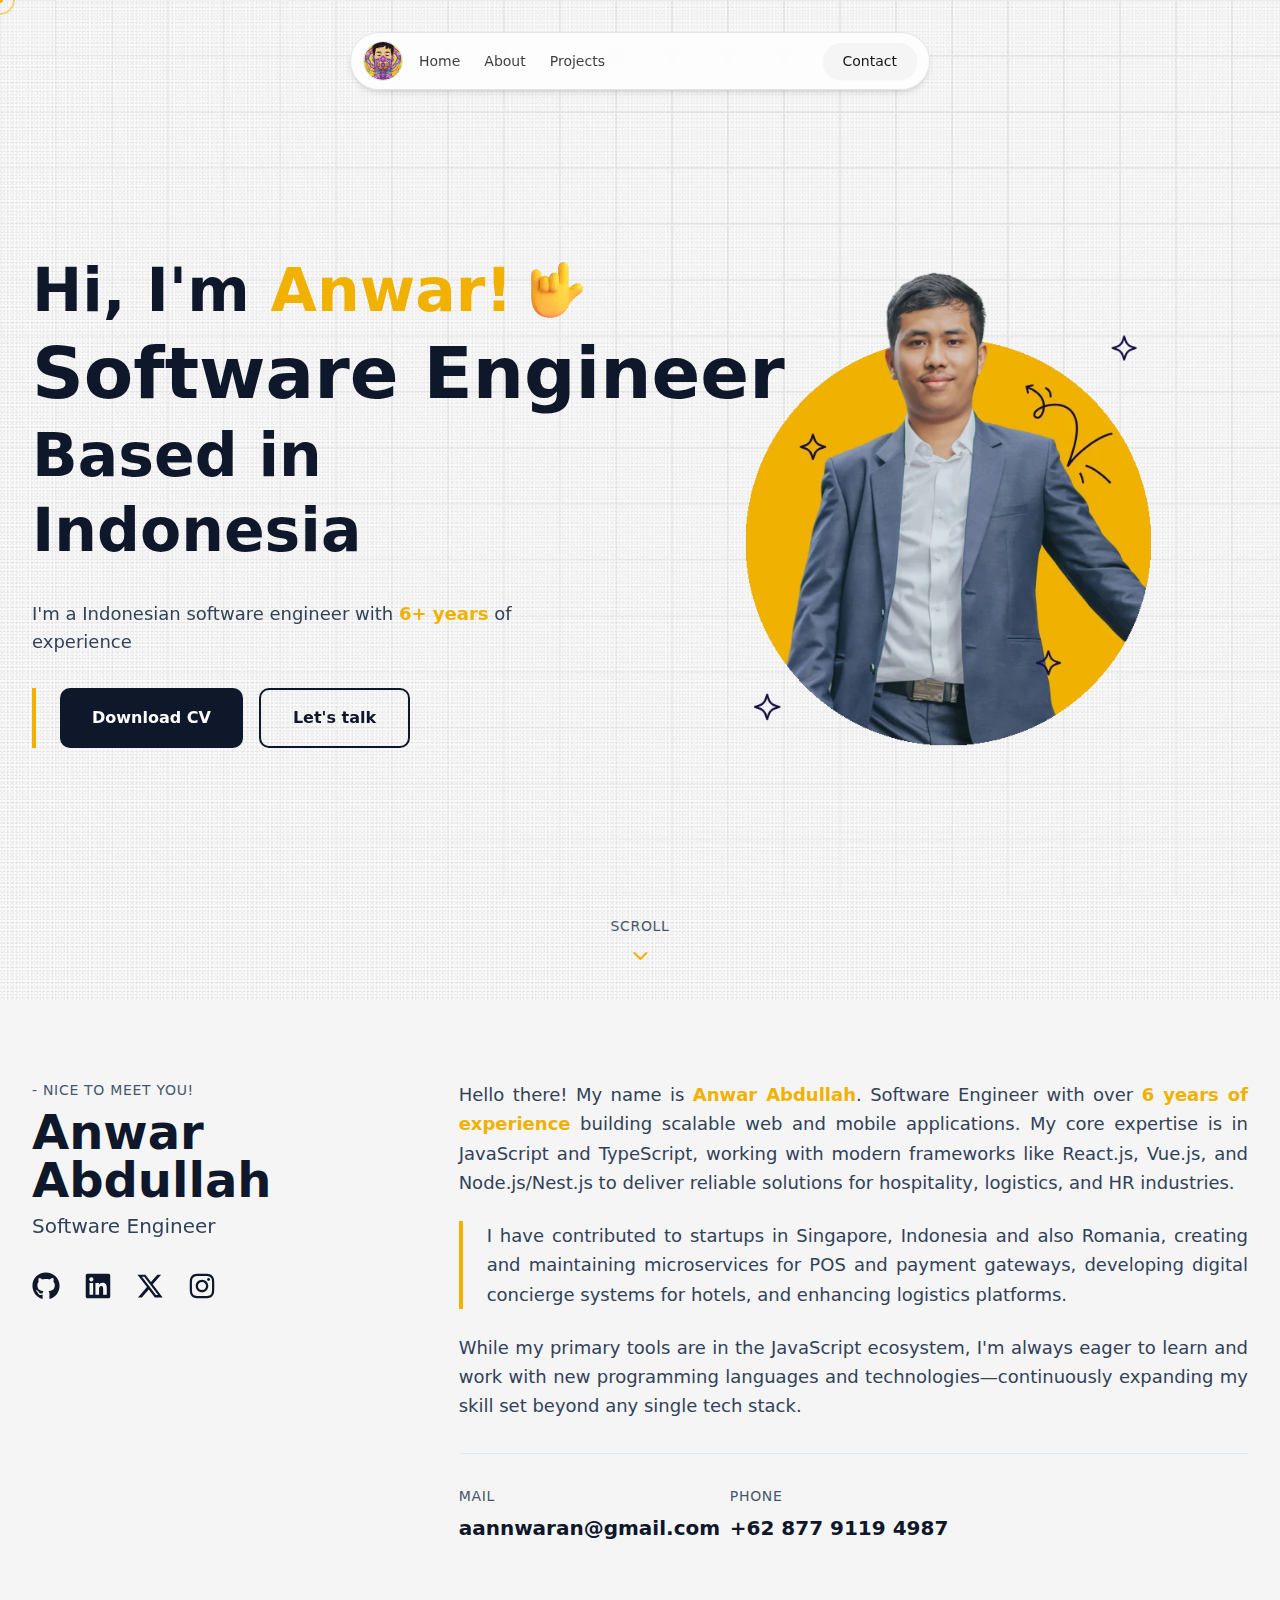
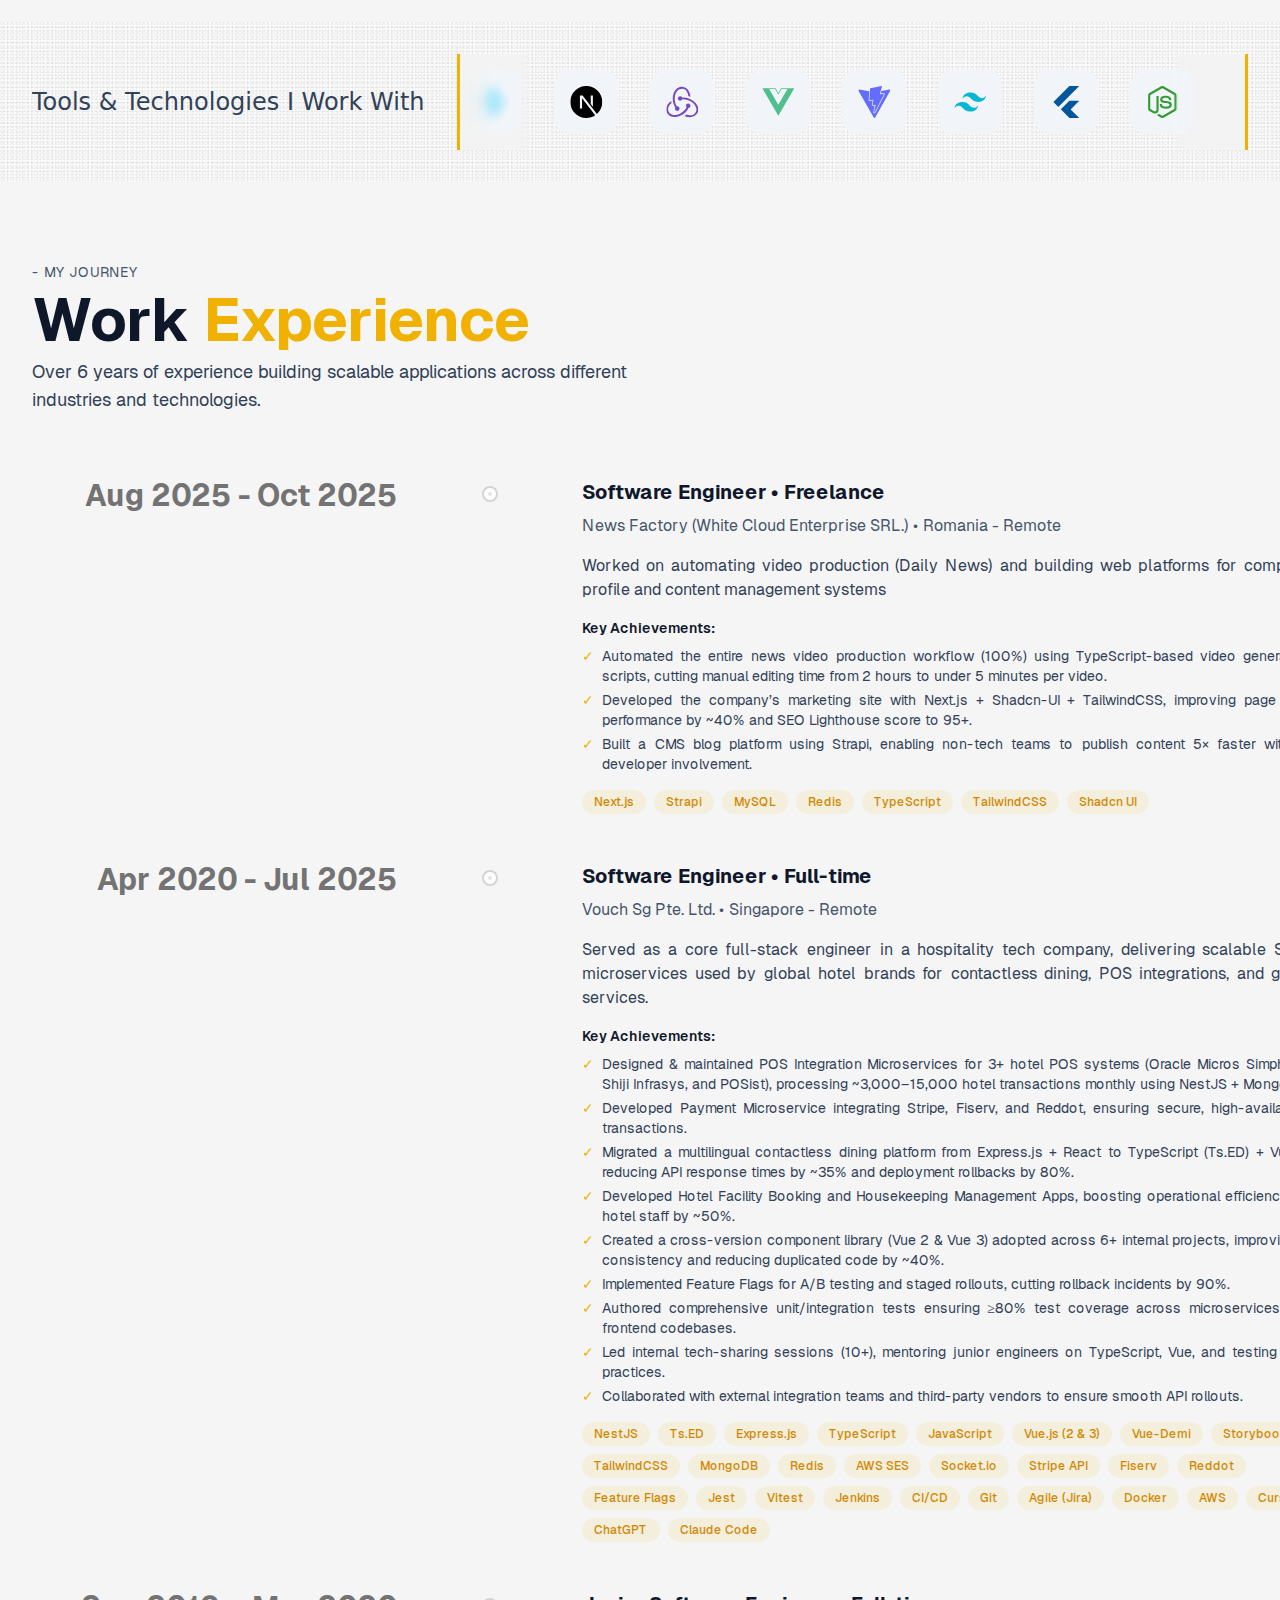
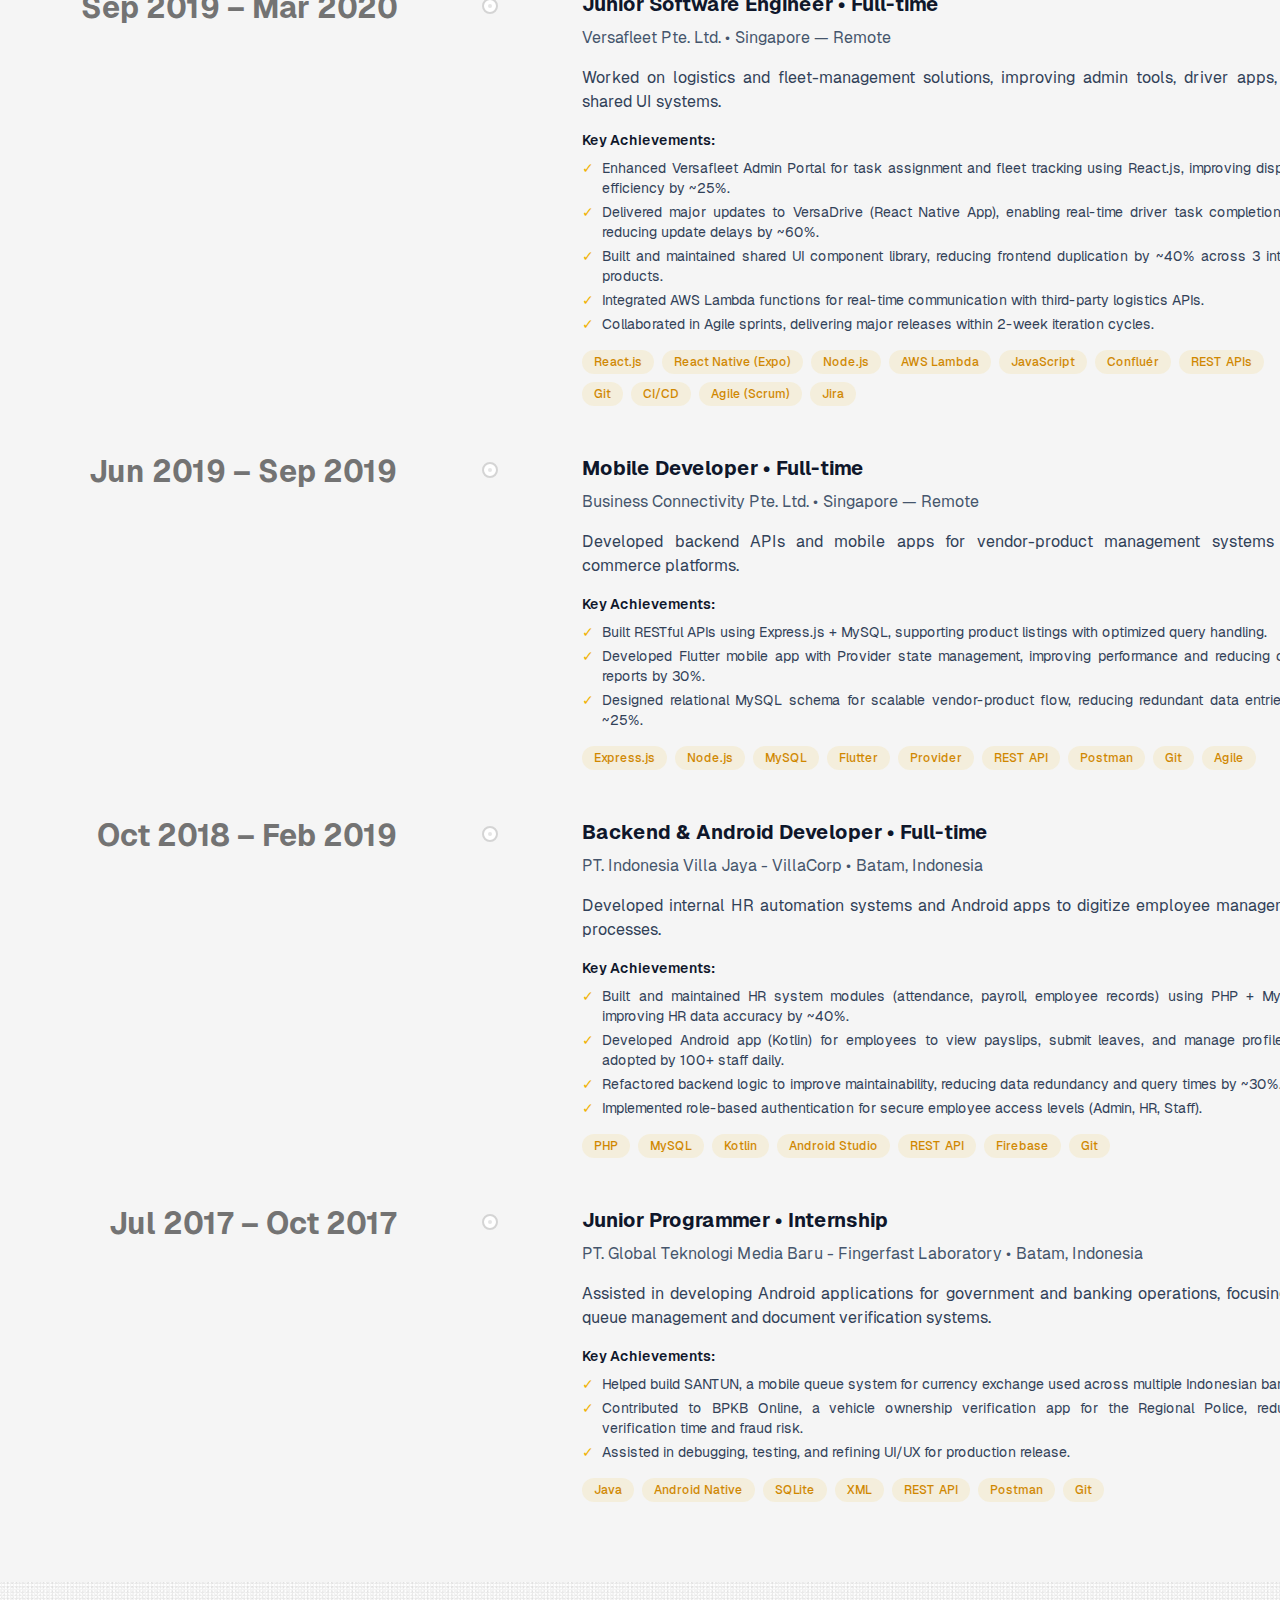
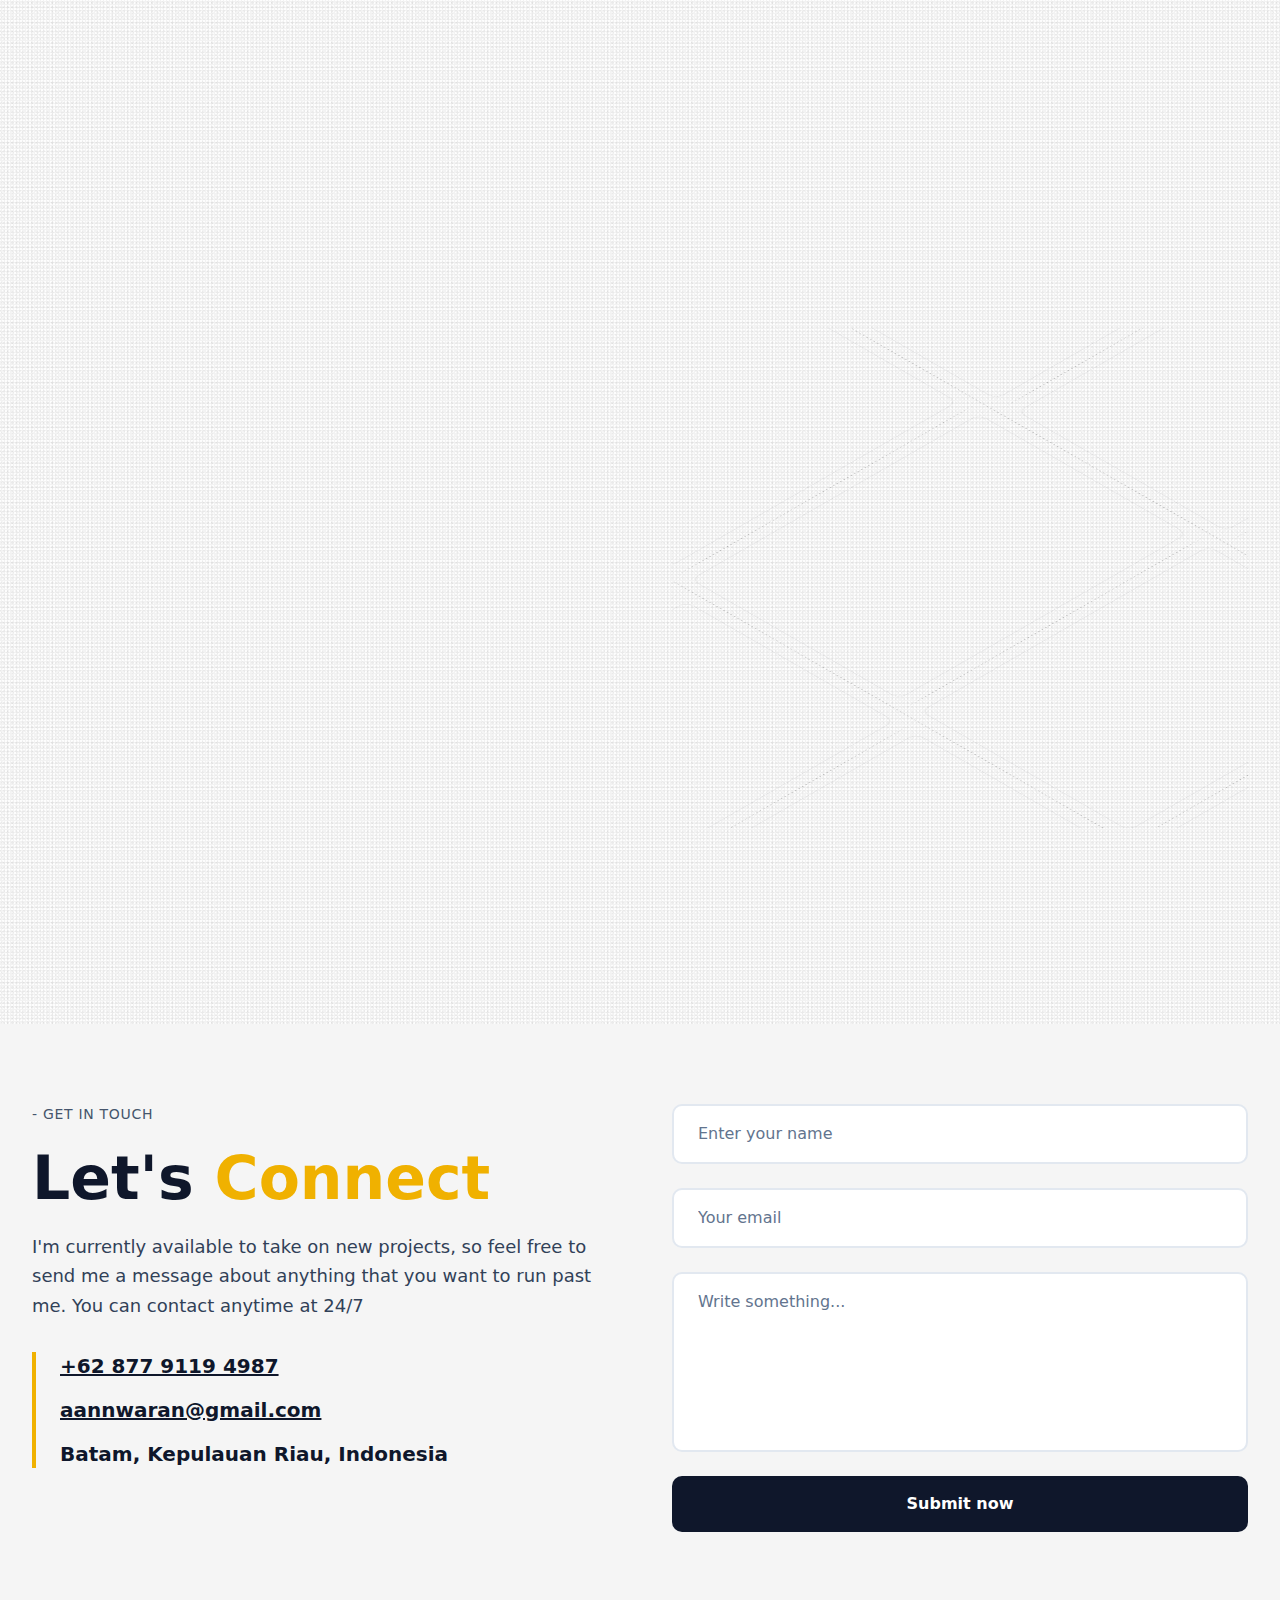
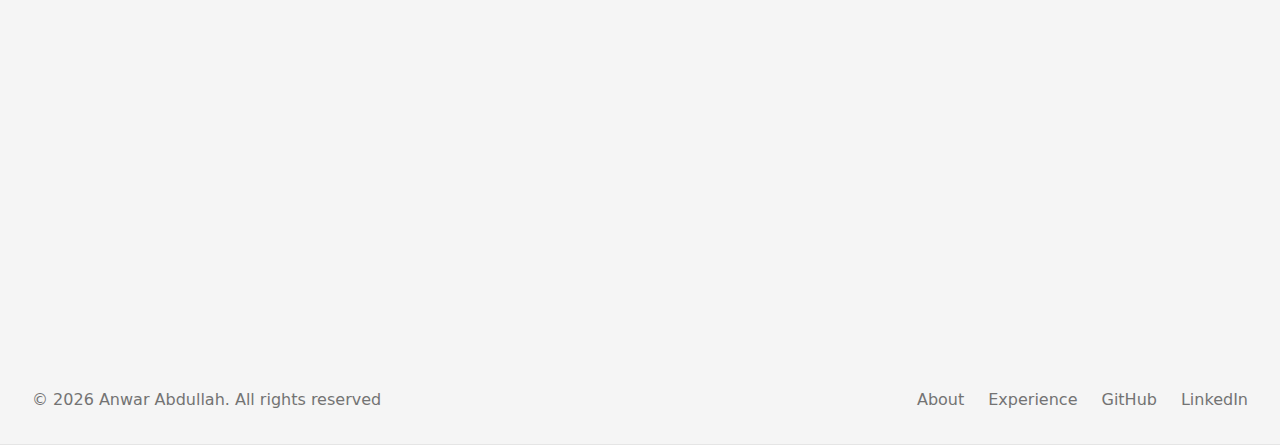
<file: index.html>
<!DOCTYPE html><!--bmBL6meHEmG4EpErTVKXT--><html lang="en" class="scroll-smooth"><head><meta charSet="utf-8"/><meta name="viewport" content="width=device-width, initial-scale=1"/><link rel="preload" href="/_next/static/media/4cf2300e9c8272f7-s.p.woff2" as="font" crossorigin="" type="font/woff2"/><link rel="preload" href="/_next/static/media/93f479601ee12b01-s.p.woff2" as="font" crossorigin="" type="font/woff2"/><link rel="stylesheet" href="/_next/static/css/62eda7c9c5055002.css" data-precedence="next"/><link rel="stylesheet" href="/_next/static/css/02857c3ea18287d1.css" data-precedence="next"/><link rel="preload" as="script" fetchPriority="low" href="/_next/static/chunks/webpack-922b921a8001658b.js"/><script src="/_next/static/chunks/4bd1b696-c023c6e3521b1417.js" async=""></script><script src="/_next/static/chunks/255-b13a2e010b19407f.js" async=""></script><script src="/_next/static/chunks/main-app-6a1c268b464b11f8.js" async=""></script><script src="/_next/static/chunks/667-f9253a37887302d0.js" async=""></script><script src="/_next/static/chunks/619-dcadc8563135f1bf.js" async=""></script><script src="/_next/static/chunks/app/layout-29563e9b95f492d7.js" async=""></script><script src="/_next/static/chunks/app/not-found-bbb0259b44141fa1.js" async=""></script><script src="/_next/static/chunks/30a37ab2-5192c287610ce9a8.js" async=""></script><script src="/_next/static/chunks/5-1a030d2707187231.js" async=""></script><script src="/_next/static/chunks/app/page-ac3149a0d22d7f16.js" async=""></script><meta name="next-size-adjust" content=""/><title>Anwar Abdullah - Software Engineer</title><meta name="description" content="Software Engineer | 6+ Years Experience | Passionate About Learning &amp; Adapting New Technologies"/><link rel="icon" href="/favicon.ico" type="image/x-icon" sizes="1024x1024"/><script src="/_next/static/chunks/polyfills-42372ed130431b0a.js" noModule=""></script></head><body class="__variable_188709 __variable_9a8899 antialiased"><div hidden=""><!--$--><!--/$--></div><script>((a,b,c,d,e,f,g,h)=>{let i=document.documentElement,j=["light","dark"];function k(b){var c;(Array.isArray(a)?a:[a]).forEach(a=>{let c="class"===a,d=c&&f?e.map(a=>f[a]||a):e;c?(i.classList.remove(...d),i.classList.add(f&&f[b]?f[b]:b)):i.setAttribute(a,b)}),c=b,h&&j.includes(c)&&(i.style.colorScheme=c)}if(d)k(d);else try{let a=localStorage.getItem(b)||c,d=g&&"system"===a?window.matchMedia("(prefers-color-scheme: dark)").matches?"dark":"light":a;k(d)}catch(a){}})("class","theme","light",null,["light","dark"],null,false,true)</script><div class="mouse-cursor cursor-outer" aria-hidden="true" role="presentation"></div><div class="mouse-cursor cursor-inner" aria-hidden="true" role="presentation"></div><div id="home" class="relative min-h-[1000px] flex items-center justify-center px-8 lg:px-8 overflow-hidden"><div class="absolute inset-0 h-full w-full [--cell-border-color:var(--color-neutral-300)] [--cell-fill-color:var(--color-neutral-100)] [--cell-shadow-color:var(--color-neutral-500)] dark:[--cell-border-color:var(--color-neutral-700)] dark:[--cell-fill-color:var(--color-neutral-900)] dark:[--cell-shadow-color:var(--color-neutral-800)]"><div class="relative h-auto w-auto overflow-hidden"><div class="pointer-events-none absolute inset-0 z-[2] h-full w-full overflow-hidden"></div><div class="relative z-[3] mask-radial-from-20% mask-radial-at-top opacity-600" style="display:grid;grid-template-columns:repeat(32, 56px);grid-template-rows:repeat(16, 56px);width:1792px;height:896px;margin-inline:auto"><button type="button" class="cell relative border-[0.5px] opacity-40 transition-opacity duration-150 will-change-transform hover:opacity-80 dark:shadow-[0px_0px_40px_1px_var(--cell-shadow-color)_inset]" style="background-color:var(--cell-fill-color);border-color:var(--cell-border-color)"></button><button type="button" class="cell relative border-[0.5px] opacity-40 transition-opacity duration-150 will-change-transform hover:opacity-80 dark:shadow-[0px_0px_40px_1px_var(--cell-shadow-color)_inset]" style="background-color:var(--cell-fill-color);border-color:var(--cell-border-color)"></button><button type="button" class="cell relative border-[0.5px] opacity-40 transition-opacity duration-150 will-change-transform hover:opacity-80 dark:shadow-[0px_0px_40px_1px_var(--cell-shadow-color)_inset]" style="background-color:var(--cell-fill-color);border-color:var(--cell-border-color)"></button><button type="button" class="cell relative border-[0.5px] opacity-40 transition-opacity duration-150 will-change-transform hover:opacity-80 dark:shadow-[0px_0px_40px_1px_var(--cell-shadow-color)_inset]" style="background-color:var(--cell-fill-color);border-color:var(--cell-border-color)"></button><button type="button" class="cell relative border-[0.5px] opacity-40 transition-opacity duration-150 will-change-transform hover:opacity-80 dark:shadow-[0px_0px_40px_1px_var(--cell-shadow-color)_inset]" style="background-color:var(--cell-fill-color);border-color:var(--cell-border-color)"></button><button type="button" class="cell relative border-[0.5px] opacity-40 transition-opacity duration-150 will-change-transform hover:opacity-80 dark:shadow-[0px_0px_40px_1px_var(--cell-shadow-color)_inset]" style="background-color:var(--cell-fill-color);border-color:var(--cell-border-color)"></button><button type="button" class="cell relative border-[0.5px] opacity-40 transition-opacity duration-150 will-change-transform hover:opacity-80 dark:shadow-[0px_0px_40px_1px_var(--cell-shadow-color)_inset]" style="background-color:var(--cell-fill-color);border-color:var(--cell-border-color)"></button><button type="button" class="cell relative border-[0.5px] opacity-40 transition-opacity duration-150 will-change-transform hover:opacity-80 dark:shadow-[0px_0px_40px_1px_var(--cell-shadow-color)_inset]" style="background-color:var(--cell-fill-color);border-color:var(--cell-border-color)"></button><button type="button" class="cell relative border-[0.5px] opacity-40 transition-opacity duration-150 will-change-transform hover:opacity-80 dark:shadow-[0px_0px_40px_1px_var(--cell-shadow-color)_inset]" style="background-color:var(--cell-fill-color);border-color:var(--cell-border-color)"></button><button type="button" class="cell relative border-[0.5px] opacity-40 transition-opacity duration-150 will-change-transform hover:opacity-80 dark:shadow-[0px_0px_40px_1px_var(--cell-shadow-color)_inset]" style="background-color:var(--cell-fill-color);border-color:var(--cell-border-color)"></button><button type="button" class="cell relative border-[0.5px] opacity-40 transition-opacity duration-150 will-change-transform hover:opacity-80 dark:shadow-[0px_0px_40px_1px_var(--cell-shadow-color)_inset]" style="background-color:var(--cell-fill-color);border-color:var(--cell-border-color)"></button><button type="button" class="cell relative border-[0.5px] opacity-40 transition-opacity duration-150 will-change-transform hover:opacity-80 dark:shadow-[0px_0px_40px_1px_var(--cell-shadow-color)_inset]" style="background-color:var(--cell-fill-color);border-color:var(--cell-border-color)"></button><button type="button" class="cell relative border-[0.5px] opacity-40 transition-opacity duration-150 will-change-transform hover:opacity-80 dark:shadow-[0px_0px_40px_1px_var(--cell-shadow-color)_inset]" style="background-color:var(--cell-fill-color);border-color:var(--cell-border-color)"></button><button type="button" class="cell relative border-[0.5px] opacity-40 transition-opacity duration-150 will-change-transform hover:opacity-80 dark:shadow-[0px_0px_40px_1px_var(--cell-shadow-color)_inset]" style="background-color:var(--cell-fill-color);border-color:var(--cell-border-color)"></button><button type="button" class="cell relative border-[0.5px] opacity-40 transition-opacity duration-150 will-change-transform hover:opacity-80 dark:shadow-[0px_0px_40px_1px_var(--cell-shadow-color)_inset]" style="background-color:var(--cell-fill-color);border-color:var(--cell-border-color)"></button><button type="button" class="cell relative border-[0.5px] opacity-40 transition-opacity duration-150 will-change-transform hover:opacity-80 dark:shadow-[0px_0px_40px_1px_var(--cell-shadow-color)_inset]" style="background-color:var(--cell-fill-color);border-color:var(--cell-border-color)"></button><button type="button" class="cell relative border-[0.5px] opacity-40 transition-opacity duration-150 will-change-transform hover:opacity-80 dark:shadow-[0px_0px_40px_1px_var(--cell-shadow-color)_inset]" style="background-color:var(--cell-fill-color);border-color:var(--cell-border-color)"></button><button type="button" class="cell relative border-[0.5px] opacity-40 transition-opacity duration-150 will-change-transform hover:opacity-80 dark:shadow-[0px_0px_40px_1px_var(--cell-shadow-color)_inset]" style="background-color:var(--cell-fill-color);border-color:var(--cell-border-color)"></button><button type="button" class="cell relative border-[0.5px] opacity-40 transition-opacity duration-150 will-change-transform hover:opacity-80 dark:shadow-[0px_0px_40px_1px_var(--cell-shadow-color)_inset]" style="background-color:var(--cell-fill-color);border-color:var(--cell-border-color)"></button><button type="button" class="cell relative border-[0.5px] opacity-40 transition-opacity duration-150 will-change-transform hover:opacity-80 dark:shadow-[0px_0px_40px_1px_var(--cell-shadow-color)_inset]" style="background-color:var(--cell-fill-color);border-color:var(--cell-border-color)"></button><button type="button" class="cell relative border-[0.5px] opacity-40 transition-opacity duration-150 will-change-transform hover:opacity-80 dark:shadow-[0px_0px_40px_1px_var(--cell-shadow-color)_inset]" style="background-color:var(--cell-fill-color);border-color:var(--cell-border-color)"></button><button type="button" class="cell relative border-[0.5px] opacity-40 transition-opacity duration-150 will-change-transform hover:opacity-80 dark:shadow-[0px_0px_40px_1px_var(--cell-shadow-color)_inset]" style="background-color:var(--cell-fill-color);border-color:var(--cell-border-color)"></button><button type="button" class="cell relative border-[0.5px] opacity-40 transition-opacity duration-150 will-change-transform hover:opacity-80 dark:shadow-[0px_0px_40px_1px_var(--cell-shadow-color)_inset]" style="background-color:var(--cell-fill-color);border-color:var(--cell-border-color)"></button><button type="button" class="cell relative border-[0.5px] opacity-40 transition-opacity duration-150 will-change-transform hover:opacity-80 dark:shadow-[0px_0px_40px_1px_var(--cell-shadow-color)_inset]" style="background-color:var(--cell-fill-color);border-color:var(--cell-border-color)"></button><button type="button" class="cell relative border-[0.5px] opacity-40 transition-opacity duration-150 will-change-transform hover:opacity-80 dark:shadow-[0px_0px_40px_1px_var(--cell-shadow-color)_inset]" style="background-color:var(--cell-fill-color);border-color:var(--cell-border-color)"></button><button type="button" class="cell relative border-[0.5px] opacity-40 transition-opacity duration-150 will-change-transform hover:opacity-80 dark:shadow-[0px_0px_40px_1px_var(--cell-shadow-color)_inset]" style="background-color:var(--cell-fill-color);border-color:var(--cell-border-color)"></button><button type="button" class="cell relative border-[0.5px] opacity-40 transition-opacity duration-150 will-change-transform hover:opacity-80 dark:shadow-[0px_0px_40px_1px_var(--cell-shadow-color)_inset]" style="background-color:var(--cell-fill-color);border-color:var(--cell-border-color)"></button><button type="button" class="cell relative border-[0.5px] opacity-40 transition-opacity duration-150 will-change-transform hover:opacity-80 dark:shadow-[0px_0px_40px_1px_var(--cell-shadow-color)_inset]" style="background-color:var(--cell-fill-color);border-color:var(--cell-border-color)"></button><button type="button" class="cell relative border-[0.5px] opacity-40 transition-opacity duration-150 will-change-transform hover:opacity-80 dark:shadow-[0px_0px_40px_1px_var(--cell-shadow-color)_inset]" style="background-color:var(--cell-fill-color);border-color:var(--cell-border-color)"></button><button type="button" class="cell relative border-[0.5px] opacity-40 transition-opacity duration-150 will-change-transform hover:opacity-80 dark:shadow-[0px_0px_40px_1px_var(--cell-shadow-color)_inset]" style="background-color:var(--cell-fill-color);border-color:var(--cell-border-color)"></button><button type="button" class="cell relative border-[0.5px] opacity-40 transition-opacity duration-150 will-change-transform hover:opacity-80 dark:shadow-[0px_0px_40px_1px_var(--cell-shadow-color)_inset]" style="background-color:var(--cell-fill-color);border-color:var(--cell-border-color)"></button><button type="button" class="cell relative border-[0.5px] opacity-40 transition-opacity duration-150 will-change-transform hover:opacity-80 dark:shadow-[0px_0px_40px_1px_var(--cell-shadow-color)_inset]" style="background-color:var(--cell-fill-color);border-color:var(--cell-border-color)"></button><button type="button" class="cell relative border-[0.5px] opacity-40 transition-opacity duration-150 will-change-transform hover:opacity-80 dark:shadow-[0px_0px_40px_1px_var(--cell-shadow-color)_inset]" style="background-color:var(--cell-fill-color);border-color:var(--cell-border-color)"></button><button type="button" class="cell relative border-[0.5px] opacity-40 transition-opacity duration-150 will-change-transform hover:opacity-80 dark:shadow-[0px_0px_40px_1px_var(--cell-shadow-color)_inset]" style="background-color:var(--cell-fill-color);border-color:var(--cell-border-color)"></button><button type="button" class="cell relative border-[0.5px] opacity-40 transition-opacity duration-150 will-change-transform hover:opacity-80 dark:shadow-[0px_0px_40px_1px_var(--cell-shadow-color)_inset]" style="background-color:var(--cell-fill-color);border-color:var(--cell-border-color)"></button><button type="button" class="cell relative border-[0.5px] opacity-40 transition-opacity duration-150 will-change-transform hover:opacity-80 dark:shadow-[0px_0px_40px_1px_var(--cell-shadow-color)_inset]" style="background-color:var(--cell-fill-color);border-color:var(--cell-border-color)"></button><button type="button" class="cell relative border-[0.5px] opacity-40 transition-opacity duration-150 will-change-transform hover:opacity-80 dark:shadow-[0px_0px_40px_1px_var(--cell-shadow-color)_inset]" style="background-color:var(--cell-fill-color);border-color:var(--cell-border-color)"></button><button type="button" class="cell relative border-[0.5px] opacity-40 transition-opacity duration-150 will-change-transform hover:opacity-80 dark:shadow-[0px_0px_40px_1px_var(--cell-shadow-color)_inset]" style="background-color:var(--cell-fill-color);border-color:var(--cell-border-color)"></button><button type="button" class="cell relative border-[0.5px] opacity-40 transition-opacity duration-150 will-change-transform hover:opacity-80 dark:shadow-[0px_0px_40px_1px_var(--cell-shadow-color)_inset]" style="background-color:var(--cell-fill-color);border-color:var(--cell-border-color)"></button><button type="button" class="cell relative border-[0.5px] opacity-40 transition-opacity duration-150 will-change-transform hover:opacity-80 dark:shadow-[0px_0px_40px_1px_var(--cell-shadow-color)_inset]" style="background-color:var(--cell-fill-color);border-color:var(--cell-border-color)"></button><button type="button" class="cell relative border-[0.5px] opacity-40 transition-opacity duration-150 will-change-transform hover:opacity-80 dark:shadow-[0px_0px_40px_1px_var(--cell-shadow-color)_inset]" style="background-color:var(--cell-fill-color);border-color:var(--cell-border-color)"></button><button type="button" class="cell relative border-[0.5px] opacity-40 transition-opacity duration-150 will-change-transform hover:opacity-80 dark:shadow-[0px_0px_40px_1px_var(--cell-shadow-color)_inset]" style="background-color:var(--cell-fill-color);border-color:var(--cell-border-color)"></button><button type="button" class="cell relative border-[0.5px] opacity-40 transition-opacity duration-150 will-change-transform hover:opacity-80 dark:shadow-[0px_0px_40px_1px_var(--cell-shadow-color)_inset]" style="background-color:var(--cell-fill-color);border-color:var(--cell-border-color)"></button><button type="button" class="cell relative border-[0.5px] opacity-40 transition-opacity duration-150 will-change-transform hover:opacity-80 dark:shadow-[0px_0px_40px_1px_var(--cell-shadow-color)_inset]" style="background-color:var(--cell-fill-color);border-color:var(--cell-border-color)"></button><button type="button" class="cell relative border-[0.5px] opacity-40 transition-opacity duration-150 will-change-transform hover:opacity-80 dark:shadow-[0px_0px_40px_1px_var(--cell-shadow-color)_inset]" style="background-color:var(--cell-fill-color);border-color:var(--cell-border-color)"></button><button type="button" class="cell relative border-[0.5px] opacity-40 transition-opacity duration-150 will-change-transform hover:opacity-80 dark:shadow-[0px_0px_40px_1px_var(--cell-shadow-color)_inset]" style="background-color:var(--cell-fill-color);border-color:var(--cell-border-color)"></button><button type="button" class="cell relative border-[0.5px] opacity-40 transition-opacity duration-150 will-change-transform hover:opacity-80 dark:shadow-[0px_0px_40px_1px_var(--cell-shadow-color)_inset]" style="background-color:var(--cell-fill-color);border-color:var(--cell-border-color)"></button><button type="button" class="cell relative border-[0.5px] opacity-40 transition-opacity duration-150 will-change-transform hover:opacity-80 dark:shadow-[0px_0px_40px_1px_var(--cell-shadow-color)_inset]" style="background-color:var(--cell-fill-color);border-color:var(--cell-border-color)"></button><button type="button" class="cell relative border-[0.5px] opacity-40 transition-opacity duration-150 will-change-transform hover:opacity-80 dark:shadow-[0px_0px_40px_1px_var(--cell-shadow-color)_inset]" style="background-color:var(--cell-fill-color);border-color:var(--cell-border-color)"></button><button type="button" class="cell relative border-[0.5px] opacity-40 transition-opacity duration-150 will-change-transform hover:opacity-80 dark:shadow-[0px_0px_40px_1px_var(--cell-shadow-color)_inset]" style="background-color:var(--cell-fill-color);border-color:var(--cell-border-color)"></button><button type="button" class="cell relative border-[0.5px] opacity-40 transition-opacity duration-150 will-change-transform hover:opacity-80 dark:shadow-[0px_0px_40px_1px_var(--cell-shadow-color)_inset]" style="background-color:var(--cell-fill-color);border-color:var(--cell-border-color)"></button><button type="button" class="cell relative border-[0.5px] opacity-40 transition-opacity duration-150 will-change-transform hover:opacity-80 dark:shadow-[0px_0px_40px_1px_var(--cell-shadow-color)_inset]" style="background-color:var(--cell-fill-color);border-color:var(--cell-border-color)"></button><button type="button" class="cell relative border-[0.5px] opacity-40 transition-opacity duration-150 will-change-transform hover:opacity-80 dark:shadow-[0px_0px_40px_1px_var(--cell-shadow-color)_inset]" style="background-color:var(--cell-fill-color);border-color:var(--cell-border-color)"></button><button type="button" class="cell relative border-[0.5px] opacity-40 transition-opacity duration-150 will-change-transform hover:opacity-80 dark:shadow-[0px_0px_40px_1px_var(--cell-shadow-color)_inset]" style="background-color:var(--cell-fill-color);border-color:var(--cell-border-color)"></button><button type="button" class="cell relative border-[0.5px] opacity-40 transition-opacity duration-150 will-change-transform hover:opacity-80 dark:shadow-[0px_0px_40px_1px_var(--cell-shadow-color)_inset]" style="background-color:var(--cell-fill-color);border-color:var(--cell-border-color)"></button><button type="button" class="cell relative border-[0.5px] opacity-40 transition-opacity duration-150 will-change-transform hover:opacity-80 dark:shadow-[0px_0px_40px_1px_var(--cell-shadow-color)_inset]" style="background-color:var(--cell-fill-color);border-color:var(--cell-border-color)"></button><button type="button" class="cell relative border-[0.5px] opacity-40 transition-opacity duration-150 will-change-transform hover:opacity-80 dark:shadow-[0px_0px_40px_1px_var(--cell-shadow-color)_inset]" style="background-color:var(--cell-fill-color);border-color:var(--cell-border-color)"></button><button type="button" class="cell relative border-[0.5px] opacity-40 transition-opacity duration-150 will-change-transform hover:opacity-80 dark:shadow-[0px_0px_40px_1px_var(--cell-shadow-color)_inset]" style="background-color:var(--cell-fill-color);border-color:var(--cell-border-color)"></button><button type="button" class="cell relative border-[0.5px] opacity-40 transition-opacity duration-150 will-change-transform hover:opacity-80 dark:shadow-[0px_0px_40px_1px_var(--cell-shadow-color)_inset]" style="background-color:var(--cell-fill-color);border-color:var(--cell-border-color)"></button><button type="button" class="cell relative border-[0.5px] opacity-40 transition-opacity duration-150 will-change-transform hover:opacity-80 dark:shadow-[0px_0px_40px_1px_var(--cell-shadow-color)_inset]" style="background-color:var(--cell-fill-color);border-color:var(--cell-border-color)"></button><button type="button" class="cell relative border-[0.5px] opacity-40 transition-opacity duration-150 will-change-transform hover:opacity-80 dark:shadow-[0px_0px_40px_1px_var(--cell-shadow-color)_inset]" style="background-color:var(--cell-fill-color);border-color:var(--cell-border-color)"></button><button type="button" class="cell relative border-[0.5px] opacity-40 transition-opacity duration-150 will-change-transform hover:opacity-80 dark:shadow-[0px_0px_40px_1px_var(--cell-shadow-color)_inset]" style="background-color:var(--cell-fill-color);border-color:var(--cell-border-color)"></button><button type="button" class="cell relative border-[0.5px] opacity-40 transition-opacity duration-150 will-change-transform hover:opacity-80 dark:shadow-[0px_0px_40px_1px_var(--cell-shadow-color)_inset]" style="background-color:var(--cell-fill-color);border-color:var(--cell-border-color)"></button><button type="button" class="cell relative border-[0.5px] opacity-40 transition-opacity duration-150 will-change-transform hover:opacity-80 dark:shadow-[0px_0px_40px_1px_var(--cell-shadow-color)_inset]" style="background-color:var(--cell-fill-color);border-color:var(--cell-border-color)"></button><button type="button" class="cell relative border-[0.5px] opacity-40 transition-opacity duration-150 will-change-transform hover:opacity-80 dark:shadow-[0px_0px_40px_1px_var(--cell-shadow-color)_inset]" style="background-color:var(--cell-fill-color);border-color:var(--cell-border-color)"></button><button type="button" class="cell relative border-[0.5px] opacity-40 transition-opacity duration-150 will-change-transform hover:opacity-80 dark:shadow-[0px_0px_40px_1px_var(--cell-shadow-color)_inset]" style="background-color:var(--cell-fill-color);border-color:var(--cell-border-color)"></button><button type="button" class="cell relative border-[0.5px] opacity-40 transition-opacity duration-150 will-change-transform hover:opacity-80 dark:shadow-[0px_0px_40px_1px_var(--cell-shadow-color)_inset]" style="background-color:var(--cell-fill-color);border-color:var(--cell-border-color)"></button><button type="button" class="cell relative border-[0.5px] opacity-40 transition-opacity duration-150 will-change-transform hover:opacity-80 dark:shadow-[0px_0px_40px_1px_var(--cell-shadow-color)_inset]" style="background-color:var(--cell-fill-color);border-color:var(--cell-border-color)"></button><button type="button" class="cell relative border-[0.5px] opacity-40 transition-opacity duration-150 will-change-transform hover:opacity-80 dark:shadow-[0px_0px_40px_1px_var(--cell-shadow-color)_inset]" style="background-color:var(--cell-fill-color);border-color:var(--cell-border-color)"></button><button type="button" class="cell relative border-[0.5px] opacity-40 transition-opacity duration-150 will-change-transform hover:opacity-80 dark:shadow-[0px_0px_40px_1px_var(--cell-shadow-color)_inset]" style="background-color:var(--cell-fill-color);border-color:var(--cell-border-color)"></button><button type="button" class="cell relative border-[0.5px] opacity-40 transition-opacity duration-150 will-change-transform hover:opacity-80 dark:shadow-[0px_0px_40px_1px_var(--cell-shadow-color)_inset]" style="background-color:var(--cell-fill-color);border-color:var(--cell-border-color)"></button><button type="button" class="cell relative border-[0.5px] opacity-40 transition-opacity duration-150 will-change-transform hover:opacity-80 dark:shadow-[0px_0px_40px_1px_var(--cell-shadow-color)_inset]" style="background-color:var(--cell-fill-color);border-color:var(--cell-border-color)"></button><button type="button" class="cell relative border-[0.5px] opacity-40 transition-opacity duration-150 will-change-transform hover:opacity-80 dark:shadow-[0px_0px_40px_1px_var(--cell-shadow-color)_inset]" style="background-color:var(--cell-fill-color);border-color:var(--cell-border-color)"></button><button type="button" class="cell relative border-[0.5px] opacity-40 transition-opacity duration-150 will-change-transform hover:opacity-80 dark:shadow-[0px_0px_40px_1px_var(--cell-shadow-color)_inset]" style="background-color:var(--cell-fill-color);border-color:var(--cell-border-color)"></button><button type="button" class="cell relative border-[0.5px] opacity-40 transition-opacity duration-150 will-change-transform hover:opacity-80 dark:shadow-[0px_0px_40px_1px_var(--cell-shadow-color)_inset]" style="background-color:var(--cell-fill-color);border-color:var(--cell-border-color)"></button><button type="button" class="cell relative border-[0.5px] opacity-40 transition-opacity duration-150 will-change-transform hover:opacity-80 dark:shadow-[0px_0px_40px_1px_var(--cell-shadow-color)_inset]" style="background-color:var(--cell-fill-color);border-color:var(--cell-border-color)"></button><button type="button" class="cell relative border-[0.5px] opacity-40 transition-opacity duration-150 will-change-transform hover:opacity-80 dark:shadow-[0px_0px_40px_1px_var(--cell-shadow-color)_inset]" style="background-color:var(--cell-fill-color);border-color:var(--cell-border-color)"></button><button type="button" class="cell relative border-[0.5px] opacity-40 transition-opacity duration-150 will-change-transform hover:opacity-80 dark:shadow-[0px_0px_40px_1px_var(--cell-shadow-color)_inset]" style="background-color:var(--cell-fill-color);border-color:var(--cell-border-color)"></button><button type="button" class="cell relative border-[0.5px] opacity-40 transition-opacity duration-150 will-change-transform hover:opacity-80 dark:shadow-[0px_0px_40px_1px_var(--cell-shadow-color)_inset]" style="background-color:var(--cell-fill-color);border-color:var(--cell-border-color)"></button><button type="button" class="cell relative border-[0.5px] opacity-40 transition-opacity duration-150 will-change-transform hover:opacity-80 dark:shadow-[0px_0px_40px_1px_var(--cell-shadow-color)_inset]" style="background-color:var(--cell-fill-color);border-color:var(--cell-border-color)"></button><button type="button" class="cell relative border-[0.5px] opacity-40 transition-opacity duration-150 will-change-transform hover:opacity-80 dark:shadow-[0px_0px_40px_1px_var(--cell-shadow-color)_inset]" style="background-color:var(--cell-fill-color);border-color:var(--cell-border-color)"></button><button type="button" class="cell relative border-[0.5px] opacity-40 transition-opacity duration-150 will-change-transform hover:opacity-80 dark:shadow-[0px_0px_40px_1px_var(--cell-shadow-color)_inset]" style="background-color:var(--cell-fill-color);border-color:var(--cell-border-color)"></button><button type="button" class="cell relative border-[0.5px] opacity-40 transition-opacity duration-150 will-change-transform hover:opacity-80 dark:shadow-[0px_0px_40px_1px_var(--cell-shadow-color)_inset]" style="background-color:var(--cell-fill-color);border-color:var(--cell-border-color)"></button><button type="button" class="cell relative border-[0.5px] opacity-40 transition-opacity duration-150 will-change-transform hover:opacity-80 dark:shadow-[0px_0px_40px_1px_var(--cell-shadow-color)_inset]" style="background-color:var(--cell-fill-color);border-color:var(--cell-border-color)"></button><button type="button" class="cell relative border-[0.5px] opacity-40 transition-opacity duration-150 will-change-transform hover:opacity-80 dark:shadow-[0px_0px_40px_1px_var(--cell-shadow-color)_inset]" style="background-color:var(--cell-fill-color);border-color:var(--cell-border-color)"></button><button type="button" class="cell relative border-[0.5px] opacity-40 transition-opacity duration-150 will-change-transform hover:opacity-80 dark:shadow-[0px_0px_40px_1px_var(--cell-shadow-color)_inset]" style="background-color:var(--cell-fill-color);border-color:var(--cell-border-color)"></button><button type="button" class="cell relative border-[0.5px] opacity-40 transition-opacity duration-150 will-change-transform hover:opacity-80 dark:shadow-[0px_0px_40px_1px_var(--cell-shadow-color)_inset]" style="background-color:var(--cell-fill-color);border-color:var(--cell-border-color)"></button><button type="button" class="cell relative border-[0.5px] opacity-40 transition-opacity duration-150 will-change-transform hover:opacity-80 dark:shadow-[0px_0px_40px_1px_var(--cell-shadow-color)_inset]" style="background-color:var(--cell-fill-color);border-color:var(--cell-border-color)"></button><button type="button" class="cell relative border-[0.5px] opacity-40 transition-opacity duration-150 will-change-transform hover:opacity-80 dark:shadow-[0px_0px_40px_1px_var(--cell-shadow-color)_inset]" style="background-color:var(--cell-fill-color);border-color:var(--cell-border-color)"></button><button type="button" class="cell relative border-[0.5px] opacity-40 transition-opacity duration-150 will-change-transform hover:opacity-80 dark:shadow-[0px_0px_40px_1px_var(--cell-shadow-color)_inset]" style="background-color:var(--cell-fill-color);border-color:var(--cell-border-color)"></button><button type="button" class="cell relative border-[0.5px] opacity-40 transition-opacity duration-150 will-change-transform hover:opacity-80 dark:shadow-[0px_0px_40px_1px_var(--cell-shadow-color)_inset]" style="background-color:var(--cell-fill-color);border-color:var(--cell-border-color)"></button><button type="button" class="cell relative border-[0.5px] opacity-40 transition-opacity duration-150 will-change-transform hover:opacity-80 dark:shadow-[0px_0px_40px_1px_var(--cell-shadow-color)_inset]" style="background-color:var(--cell-fill-color);border-color:var(--cell-border-color)"></button><button type="button" class="cell relative border-[0.5px] opacity-40 transition-opacity duration-150 will-change-transform hover:opacity-80 dark:shadow-[0px_0px_40px_1px_var(--cell-shadow-color)_inset]" style="background-color:var(--cell-fill-color);border-color:var(--cell-border-color)"></button><button type="button" class="cell relative border-[0.5px] opacity-40 transition-opacity duration-150 will-change-transform hover:opacity-80 dark:shadow-[0px_0px_40px_1px_var(--cell-shadow-color)_inset]" style="background-color:var(--cell-fill-color);border-color:var(--cell-border-color)"></button><button type="button" class="cell relative border-[0.5px] opacity-40 transition-opacity duration-150 will-change-transform hover:opacity-80 dark:shadow-[0px_0px_40px_1px_var(--cell-shadow-color)_inset]" style="background-color:var(--cell-fill-color);border-color:var(--cell-border-color)"></button><button type="button" class="cell relative border-[0.5px] opacity-40 transition-opacity duration-150 will-change-transform hover:opacity-80 dark:shadow-[0px_0px_40px_1px_var(--cell-shadow-color)_inset]" style="background-color:var(--cell-fill-color);border-color:var(--cell-border-color)"></button><button type="button" class="cell relative border-[0.5px] opacity-40 transition-opacity duration-150 will-change-transform hover:opacity-80 dark:shadow-[0px_0px_40px_1px_var(--cell-shadow-color)_inset]" style="background-color:var(--cell-fill-color);border-color:var(--cell-border-color)"></button><button type="button" class="cell relative border-[0.5px] opacity-40 transition-opacity duration-150 will-change-transform hover:opacity-80 dark:shadow-[0px_0px_40px_1px_var(--cell-shadow-color)_inset]" style="background-color:var(--cell-fill-color);border-color:var(--cell-border-color)"></button><button type="button" class="cell relative border-[0.5px] opacity-40 transition-opacity duration-150 will-change-transform hover:opacity-80 dark:shadow-[0px_0px_40px_1px_var(--cell-shadow-color)_inset]" style="background-color:var(--cell-fill-color);border-color:var(--cell-border-color)"></button><button type="button" class="cell relative border-[0.5px] opacity-40 transition-opacity duration-150 will-change-transform hover:opacity-80 dark:shadow-[0px_0px_40px_1px_var(--cell-shadow-color)_inset]" style="background-color:var(--cell-fill-color);border-color:var(--cell-border-color)"></button><button type="button" class="cell relative border-[0.5px] opacity-40 transition-opacity duration-150 will-change-transform hover:opacity-80 dark:shadow-[0px_0px_40px_1px_var(--cell-shadow-color)_inset]" style="background-color:var(--cell-fill-color);border-color:var(--cell-border-color)"></button><button type="button" class="cell relative border-[0.5px] opacity-40 transition-opacity duration-150 will-change-transform hover:opacity-80 dark:shadow-[0px_0px_40px_1px_var(--cell-shadow-color)_inset]" style="background-color:var(--cell-fill-color);border-color:var(--cell-border-color)"></button><button type="button" class="cell relative border-[0.5px] opacity-40 transition-opacity duration-150 will-change-transform hover:opacity-80 dark:shadow-[0px_0px_40px_1px_var(--cell-shadow-color)_inset]" style="background-color:var(--cell-fill-color);border-color:var(--cell-border-color)"></button><button type="button" class="cell relative border-[0.5px] opacity-40 transition-opacity duration-150 will-change-transform hover:opacity-80 dark:shadow-[0px_0px_40px_1px_var(--cell-shadow-color)_inset]" style="background-color:var(--cell-fill-color);border-color:var(--cell-border-color)"></button><button type="button" class="cell relative border-[0.5px] opacity-40 transition-opacity duration-150 will-change-transform hover:opacity-80 dark:shadow-[0px_0px_40px_1px_var(--cell-shadow-color)_inset]" style="background-color:var(--cell-fill-color);border-color:var(--cell-border-color)"></button><button type="button" class="cell relative border-[0.5px] opacity-40 transition-opacity duration-150 will-change-transform hover:opacity-80 dark:shadow-[0px_0px_40px_1px_var(--cell-shadow-color)_inset]" style="background-color:var(--cell-fill-color);border-color:var(--cell-border-color)"></button><button type="button" class="cell relative border-[0.5px] opacity-40 transition-opacity duration-150 will-change-transform hover:opacity-80 dark:shadow-[0px_0px_40px_1px_var(--cell-shadow-color)_inset]" style="background-color:var(--cell-fill-color);border-color:var(--cell-border-color)"></button><button type="button" class="cell relative border-[0.5px] opacity-40 transition-opacity duration-150 will-change-transform hover:opacity-80 dark:shadow-[0px_0px_40px_1px_var(--cell-shadow-color)_inset]" style="background-color:var(--cell-fill-color);border-color:var(--cell-border-color)"></button><button type="button" class="cell relative border-[0.5px] opacity-40 transition-opacity duration-150 will-change-transform hover:opacity-80 dark:shadow-[0px_0px_40px_1px_var(--cell-shadow-color)_inset]" style="background-color:var(--cell-fill-color);border-color:var(--cell-border-color)"></button><button type="button" class="cell relative border-[0.5px] opacity-40 transition-opacity duration-150 will-change-transform hover:opacity-80 dark:shadow-[0px_0px_40px_1px_var(--cell-shadow-color)_inset]" style="background-color:var(--cell-fill-color);border-color:var(--cell-border-color)"></button><button type="button" class="cell relative border-[0.5px] opacity-40 transition-opacity duration-150 will-change-transform hover:opacity-80 dark:shadow-[0px_0px_40px_1px_var(--cell-shadow-color)_inset]" style="background-color:var(--cell-fill-color);border-color:var(--cell-border-color)"></button><button type="button" class="cell relative border-[0.5px] opacity-40 transition-opacity duration-150 will-change-transform hover:opacity-80 dark:shadow-[0px_0px_40px_1px_var(--cell-shadow-color)_inset]" style="background-color:var(--cell-fill-color);border-color:var(--cell-border-color)"></button><button type="button" class="cell relative border-[0.5px] opacity-40 transition-opacity duration-150 will-change-transform hover:opacity-80 dark:shadow-[0px_0px_40px_1px_var(--cell-shadow-color)_inset]" style="background-color:var(--cell-fill-color);border-color:var(--cell-border-color)"></button><button type="button" class="cell relative border-[0.5px] opacity-40 transition-opacity duration-150 will-change-transform hover:opacity-80 dark:shadow-[0px_0px_40px_1px_var(--cell-shadow-color)_inset]" style="background-color:var(--cell-fill-color);border-color:var(--cell-border-color)"></button><button type="button" class="cell relative border-[0.5px] opacity-40 transition-opacity duration-150 will-change-transform hover:opacity-80 dark:shadow-[0px_0px_40px_1px_var(--cell-shadow-color)_inset]" style="background-color:var(--cell-fill-color);border-color:var(--cell-border-color)"></button><button type="button" class="cell relative border-[0.5px] opacity-40 transition-opacity duration-150 will-change-transform hover:opacity-80 dark:shadow-[0px_0px_40px_1px_var(--cell-shadow-color)_inset]" style="background-color:var(--cell-fill-color);border-color:var(--cell-border-color)"></button><button type="button" class="cell relative border-[0.5px] opacity-40 transition-opacity duration-150 will-change-transform hover:opacity-80 dark:shadow-[0px_0px_40px_1px_var(--cell-shadow-color)_inset]" style="background-color:var(--cell-fill-color);border-color:var(--cell-border-color)"></button><button type="button" class="cell relative border-[0.5px] opacity-40 transition-opacity duration-150 will-change-transform hover:opacity-80 dark:shadow-[0px_0px_40px_1px_var(--cell-shadow-color)_inset]" style="background-color:var(--cell-fill-color);border-color:var(--cell-border-color)"></button><button type="button" class="cell relative border-[0.5px] opacity-40 transition-opacity duration-150 will-change-transform hover:opacity-80 dark:shadow-[0px_0px_40px_1px_var(--cell-shadow-color)_inset]" style="background-color:var(--cell-fill-color);border-color:var(--cell-border-color)"></button><button type="button" class="cell relative border-[0.5px] opacity-40 transition-opacity duration-150 will-change-transform hover:opacity-80 dark:shadow-[0px_0px_40px_1px_var(--cell-shadow-color)_inset]" style="background-color:var(--cell-fill-color);border-color:var(--cell-border-color)"></button><button type="button" class="cell relative border-[0.5px] opacity-40 transition-opacity duration-150 will-change-transform hover:opacity-80 dark:shadow-[0px_0px_40px_1px_var(--cell-shadow-color)_inset]" style="background-color:var(--cell-fill-color);border-color:var(--cell-border-color)"></button><button type="button" class="cell relative border-[0.5px] opacity-40 transition-opacity duration-150 will-change-transform hover:opacity-80 dark:shadow-[0px_0px_40px_1px_var(--cell-shadow-color)_inset]" style="background-color:var(--cell-fill-color);border-color:var(--cell-border-color)"></button><button type="button" class="cell relative border-[0.5px] opacity-40 transition-opacity duration-150 will-change-transform hover:opacity-80 dark:shadow-[0px_0px_40px_1px_var(--cell-shadow-color)_inset]" style="background-color:var(--cell-fill-color);border-color:var(--cell-border-color)"></button><button type="button" class="cell relative border-[0.5px] opacity-40 transition-opacity duration-150 will-change-transform hover:opacity-80 dark:shadow-[0px_0px_40px_1px_var(--cell-shadow-color)_inset]" style="background-color:var(--cell-fill-color);border-color:var(--cell-border-color)"></button><button type="button" class="cell relative border-[0.5px] opacity-40 transition-opacity duration-150 will-change-transform hover:opacity-80 dark:shadow-[0px_0px_40px_1px_var(--cell-shadow-color)_inset]" style="background-color:var(--cell-fill-color);border-color:var(--cell-border-color)"></button><button type="button" class="cell relative border-[0.5px] opacity-40 transition-opacity duration-150 will-change-transform hover:opacity-80 dark:shadow-[0px_0px_40px_1px_var(--cell-shadow-color)_inset]" style="background-color:var(--cell-fill-color);border-color:var(--cell-border-color)"></button><button type="button" class="cell relative border-[0.5px] opacity-40 transition-opacity duration-150 will-change-transform hover:opacity-80 dark:shadow-[0px_0px_40px_1px_var(--cell-shadow-color)_inset]" style="background-color:var(--cell-fill-color);border-color:var(--cell-border-color)"></button><button type="button" class="cell relative border-[0.5px] opacity-40 transition-opacity duration-150 will-change-transform hover:opacity-80 dark:shadow-[0px_0px_40px_1px_var(--cell-shadow-color)_inset]" style="background-color:var(--cell-fill-color);border-color:var(--cell-border-color)"></button><button type="button" class="cell relative border-[0.5px] opacity-40 transition-opacity duration-150 will-change-transform hover:opacity-80 dark:shadow-[0px_0px_40px_1px_var(--cell-shadow-color)_inset]" style="background-color:var(--cell-fill-color);border-color:var(--cell-border-color)"></button><button type="button" class="cell relative border-[0.5px] opacity-40 transition-opacity duration-150 will-change-transform hover:opacity-80 dark:shadow-[0px_0px_40px_1px_var(--cell-shadow-color)_inset]" style="background-color:var(--cell-fill-color);border-color:var(--cell-border-color)"></button><button type="button" class="cell relative border-[0.5px] opacity-40 transition-opacity duration-150 will-change-transform hover:opacity-80 dark:shadow-[0px_0px_40px_1px_var(--cell-shadow-color)_inset]" style="background-color:var(--cell-fill-color);border-color:var(--cell-border-color)"></button><button type="button" class="cell relative border-[0.5px] opacity-40 transition-opacity duration-150 will-change-transform hover:opacity-80 dark:shadow-[0px_0px_40px_1px_var(--cell-shadow-color)_inset]" style="background-color:var(--cell-fill-color);border-color:var(--cell-border-color)"></button><button type="button" class="cell relative border-[0.5px] opacity-40 transition-opacity duration-150 will-change-transform hover:opacity-80 dark:shadow-[0px_0px_40px_1px_var(--cell-shadow-color)_inset]" style="background-color:var(--cell-fill-color);border-color:var(--cell-border-color)"></button><button type="button" class="cell relative border-[0.5px] opacity-40 transition-opacity duration-150 will-change-transform hover:opacity-80 dark:shadow-[0px_0px_40px_1px_var(--cell-shadow-color)_inset]" style="background-color:var(--cell-fill-color);border-color:var(--cell-border-color)"></button><button type="button" class="cell relative border-[0.5px] opacity-40 transition-opacity duration-150 will-change-transform hover:opacity-80 dark:shadow-[0px_0px_40px_1px_var(--cell-shadow-color)_inset]" style="background-color:var(--cell-fill-color);border-color:var(--cell-border-color)"></button><button type="button" class="cell relative border-[0.5px] opacity-40 transition-opacity duration-150 will-change-transform hover:opacity-80 dark:shadow-[0px_0px_40px_1px_var(--cell-shadow-color)_inset]" style="background-color:var(--cell-fill-color);border-color:var(--cell-border-color)"></button><button type="button" class="cell relative border-[0.5px] opacity-40 transition-opacity duration-150 will-change-transform hover:opacity-80 dark:shadow-[0px_0px_40px_1px_var(--cell-shadow-color)_inset]" style="background-color:var(--cell-fill-color);border-color:var(--cell-border-color)"></button><button type="button" class="cell relative border-[0.5px] opacity-40 transition-opacity duration-150 will-change-transform hover:opacity-80 dark:shadow-[0px_0px_40px_1px_var(--cell-shadow-color)_inset]" style="background-color:var(--cell-fill-color);border-color:var(--cell-border-color)"></button><button type="button" class="cell relative border-[0.5px] opacity-40 transition-opacity duration-150 will-change-transform hover:opacity-80 dark:shadow-[0px_0px_40px_1px_var(--cell-shadow-color)_inset]" style="background-color:var(--cell-fill-color);border-color:var(--cell-border-color)"></button><button type="button" class="cell relative border-[0.5px] opacity-40 transition-opacity duration-150 will-change-transform hover:opacity-80 dark:shadow-[0px_0px_40px_1px_var(--cell-shadow-color)_inset]" style="background-color:var(--cell-fill-color);border-color:var(--cell-border-color)"></button><button type="button" class="cell relative border-[0.5px] opacity-40 transition-opacity duration-150 will-change-transform hover:opacity-80 dark:shadow-[0px_0px_40px_1px_var(--cell-shadow-color)_inset]" style="background-color:var(--cell-fill-color);border-color:var(--cell-border-color)"></button><button type="button" class="cell relative border-[0.5px] opacity-40 transition-opacity duration-150 will-change-transform hover:opacity-80 dark:shadow-[0px_0px_40px_1px_var(--cell-shadow-color)_inset]" style="background-color:var(--cell-fill-color);border-color:var(--cell-border-color)"></button><button type="button" class="cell relative border-[0.5px] opacity-40 transition-opacity duration-150 will-change-transform hover:opacity-80 dark:shadow-[0px_0px_40px_1px_var(--cell-shadow-color)_inset]" style="background-color:var(--cell-fill-color);border-color:var(--cell-border-color)"></button><button type="button" class="cell relative border-[0.5px] opacity-40 transition-opacity duration-150 will-change-transform hover:opacity-80 dark:shadow-[0px_0px_40px_1px_var(--cell-shadow-color)_inset]" style="background-color:var(--cell-fill-color);border-color:var(--cell-border-color)"></button><button type="button" class="cell relative border-[0.5px] opacity-40 transition-opacity duration-150 will-change-transform hover:opacity-80 dark:shadow-[0px_0px_40px_1px_var(--cell-shadow-color)_inset]" style="background-color:var(--cell-fill-color);border-color:var(--cell-border-color)"></button><button type="button" class="cell relative border-[0.5px] opacity-40 transition-opacity duration-150 will-change-transform hover:opacity-80 dark:shadow-[0px_0px_40px_1px_var(--cell-shadow-color)_inset]" style="background-color:var(--cell-fill-color);border-color:var(--cell-border-color)"></button><button type="button" class="cell relative border-[0.5px] opacity-40 transition-opacity duration-150 will-change-transform hover:opacity-80 dark:shadow-[0px_0px_40px_1px_var(--cell-shadow-color)_inset]" style="background-color:var(--cell-fill-color);border-color:var(--cell-border-color)"></button><button type="button" class="cell relative border-[0.5px] opacity-40 transition-opacity duration-150 will-change-transform hover:opacity-80 dark:shadow-[0px_0px_40px_1px_var(--cell-shadow-color)_inset]" style="background-color:var(--cell-fill-color);border-color:var(--cell-border-color)"></button><button type="button" class="cell relative border-[0.5px] opacity-40 transition-opacity duration-150 will-change-transform hover:opacity-80 dark:shadow-[0px_0px_40px_1px_var(--cell-shadow-color)_inset]" style="background-color:var(--cell-fill-color);border-color:var(--cell-border-color)"></button><button type="button" class="cell relative border-[0.5px] opacity-40 transition-opacity duration-150 will-change-transform hover:opacity-80 dark:shadow-[0px_0px_40px_1px_var(--cell-shadow-color)_inset]" style="background-color:var(--cell-fill-color);border-color:var(--cell-border-color)"></button><button type="button" class="cell relative border-[0.5px] opacity-40 transition-opacity duration-150 will-change-transform hover:opacity-80 dark:shadow-[0px_0px_40px_1px_var(--cell-shadow-color)_inset]" style="background-color:var(--cell-fill-color);border-color:var(--cell-border-color)"></button><button type="button" class="cell relative border-[0.5px] opacity-40 transition-opacity duration-150 will-change-transform hover:opacity-80 dark:shadow-[0px_0px_40px_1px_var(--cell-shadow-color)_inset]" style="background-color:var(--cell-fill-color);border-color:var(--cell-border-color)"></button><button type="button" class="cell relative border-[0.5px] opacity-40 transition-opacity duration-150 will-change-transform hover:opacity-80 dark:shadow-[0px_0px_40px_1px_var(--cell-shadow-color)_inset]" style="background-color:var(--cell-fill-color);border-color:var(--cell-border-color)"></button><button type="button" class="cell relative border-[0.5px] opacity-40 transition-opacity duration-150 will-change-transform hover:opacity-80 dark:shadow-[0px_0px_40px_1px_var(--cell-shadow-color)_inset]" style="background-color:var(--cell-fill-color);border-color:var(--cell-border-color)"></button><button type="button" class="cell relative border-[0.5px] opacity-40 transition-opacity duration-150 will-change-transform hover:opacity-80 dark:shadow-[0px_0px_40px_1px_var(--cell-shadow-color)_inset]" style="background-color:var(--cell-fill-color);border-color:var(--cell-border-color)"></button><button type="button" class="cell relative border-[0.5px] opacity-40 transition-opacity duration-150 will-change-transform hover:opacity-80 dark:shadow-[0px_0px_40px_1px_var(--cell-shadow-color)_inset]" style="background-color:var(--cell-fill-color);border-color:var(--cell-border-color)"></button><button type="button" class="cell relative border-[0.5px] opacity-40 transition-opacity duration-150 will-change-transform hover:opacity-80 dark:shadow-[0px_0px_40px_1px_var(--cell-shadow-color)_inset]" style="background-color:var(--cell-fill-color);border-color:var(--cell-border-color)"></button><button type="button" class="cell relative border-[0.5px] opacity-40 transition-opacity duration-150 will-change-transform hover:opacity-80 dark:shadow-[0px_0px_40px_1px_var(--cell-shadow-color)_inset]" style="background-color:var(--cell-fill-color);border-color:var(--cell-border-color)"></button><button type="button" class="cell relative border-[0.5px] opacity-40 transition-opacity duration-150 will-change-transform hover:opacity-80 dark:shadow-[0px_0px_40px_1px_var(--cell-shadow-color)_inset]" style="background-color:var(--cell-fill-color);border-color:var(--cell-border-color)"></button><button type="button" class="cell relative border-[0.5px] opacity-40 transition-opacity duration-150 will-change-transform hover:opacity-80 dark:shadow-[0px_0px_40px_1px_var(--cell-shadow-color)_inset]" style="background-color:var(--cell-fill-color);border-color:var(--cell-border-color)"></button><button type="button" class="cell relative border-[0.5px] opacity-40 transition-opacity duration-150 will-change-transform hover:opacity-80 dark:shadow-[0px_0px_40px_1px_var(--cell-shadow-color)_inset]" style="background-color:var(--cell-fill-color);border-color:var(--cell-border-color)"></button><button type="button" class="cell relative border-[0.5px] opacity-40 transition-opacity duration-150 will-change-transform hover:opacity-80 dark:shadow-[0px_0px_40px_1px_var(--cell-shadow-color)_inset]" style="background-color:var(--cell-fill-color);border-color:var(--cell-border-color)"></button><button type="button" class="cell relative border-[0.5px] opacity-40 transition-opacity duration-150 will-change-transform hover:opacity-80 dark:shadow-[0px_0px_40px_1px_var(--cell-shadow-color)_inset]" style="background-color:var(--cell-fill-color);border-color:var(--cell-border-color)"></button><button type="button" class="cell relative border-[0.5px] opacity-40 transition-opacity duration-150 will-change-transform hover:opacity-80 dark:shadow-[0px_0px_40px_1px_var(--cell-shadow-color)_inset]" style="background-color:var(--cell-fill-color);border-color:var(--cell-border-color)"></button><button type="button" class="cell relative border-[0.5px] opacity-40 transition-opacity duration-150 will-change-transform hover:opacity-80 dark:shadow-[0px_0px_40px_1px_var(--cell-shadow-color)_inset]" style="background-color:var(--cell-fill-color);border-color:var(--cell-border-color)"></button><button type="button" class="cell relative border-[0.5px] opacity-40 transition-opacity duration-150 will-change-transform hover:opacity-80 dark:shadow-[0px_0px_40px_1px_var(--cell-shadow-color)_inset]" style="background-color:var(--cell-fill-color);border-color:var(--cell-border-color)"></button><button type="button" class="cell relative border-[0.5px] opacity-40 transition-opacity duration-150 will-change-transform hover:opacity-80 dark:shadow-[0px_0px_40px_1px_var(--cell-shadow-color)_inset]" style="background-color:var(--cell-fill-color);border-color:var(--cell-border-color)"></button><button type="button" class="cell relative border-[0.5px] opacity-40 transition-opacity duration-150 will-change-transform hover:opacity-80 dark:shadow-[0px_0px_40px_1px_var(--cell-shadow-color)_inset]" style="background-color:var(--cell-fill-color);border-color:var(--cell-border-color)"></button><button type="button" class="cell relative border-[0.5px] opacity-40 transition-opacity duration-150 will-change-transform hover:opacity-80 dark:shadow-[0px_0px_40px_1px_var(--cell-shadow-color)_inset]" style="background-color:var(--cell-fill-color);border-color:var(--cell-border-color)"></button><button type="button" class="cell relative border-[0.5px] opacity-40 transition-opacity duration-150 will-change-transform hover:opacity-80 dark:shadow-[0px_0px_40px_1px_var(--cell-shadow-color)_inset]" style="background-color:var(--cell-fill-color);border-color:var(--cell-border-color)"></button><button type="button" class="cell relative border-[0.5px] opacity-40 transition-opacity duration-150 will-change-transform hover:opacity-80 dark:shadow-[0px_0px_40px_1px_var(--cell-shadow-color)_inset]" style="background-color:var(--cell-fill-color);border-color:var(--cell-border-color)"></button><button type="button" class="cell relative border-[0.5px] opacity-40 transition-opacity duration-150 will-change-transform hover:opacity-80 dark:shadow-[0px_0px_40px_1px_var(--cell-shadow-color)_inset]" style="background-color:var(--cell-fill-color);border-color:var(--cell-border-color)"></button><button type="button" class="cell relative border-[0.5px] opacity-40 transition-opacity duration-150 will-change-transform hover:opacity-80 dark:shadow-[0px_0px_40px_1px_var(--cell-shadow-color)_inset]" style="background-color:var(--cell-fill-color);border-color:var(--cell-border-color)"></button><button type="button" class="cell relative border-[0.5px] opacity-40 transition-opacity duration-150 will-change-transform hover:opacity-80 dark:shadow-[0px_0px_40px_1px_var(--cell-shadow-color)_inset]" style="background-color:var(--cell-fill-color);border-color:var(--cell-border-color)"></button><button type="button" class="cell relative border-[0.5px] opacity-40 transition-opacity duration-150 will-change-transform hover:opacity-80 dark:shadow-[0px_0px_40px_1px_var(--cell-shadow-color)_inset]" style="background-color:var(--cell-fill-color);border-color:var(--cell-border-color)"></button><button type="button" class="cell relative border-[0.5px] opacity-40 transition-opacity duration-150 will-change-transform hover:opacity-80 dark:shadow-[0px_0px_40px_1px_var(--cell-shadow-color)_inset]" style="background-color:var(--cell-fill-color);border-color:var(--cell-border-color)"></button><button type="button" class="cell relative border-[0.5px] opacity-40 transition-opacity duration-150 will-change-transform hover:opacity-80 dark:shadow-[0px_0px_40px_1px_var(--cell-shadow-color)_inset]" style="background-color:var(--cell-fill-color);border-color:var(--cell-border-color)"></button><button type="button" class="cell relative border-[0.5px] opacity-40 transition-opacity duration-150 will-change-transform hover:opacity-80 dark:shadow-[0px_0px_40px_1px_var(--cell-shadow-color)_inset]" style="background-color:var(--cell-fill-color);border-color:var(--cell-border-color)"></button><button type="button" class="cell relative border-[0.5px] opacity-40 transition-opacity duration-150 will-change-transform hover:opacity-80 dark:shadow-[0px_0px_40px_1px_var(--cell-shadow-color)_inset]" style="background-color:var(--cell-fill-color);border-color:var(--cell-border-color)"></button><button type="button" class="cell relative border-[0.5px] opacity-40 transition-opacity duration-150 will-change-transform hover:opacity-80 dark:shadow-[0px_0px_40px_1px_var(--cell-shadow-color)_inset]" style="background-color:var(--cell-fill-color);border-color:var(--cell-border-color)"></button><button type="button" class="cell relative border-[0.5px] opacity-40 transition-opacity duration-150 will-change-transform hover:opacity-80 dark:shadow-[0px_0px_40px_1px_var(--cell-shadow-color)_inset]" style="background-color:var(--cell-fill-color);border-color:var(--cell-border-color)"></button><button type="button" class="cell relative border-[0.5px] opacity-40 transition-opacity duration-150 will-change-transform hover:opacity-80 dark:shadow-[0px_0px_40px_1px_var(--cell-shadow-color)_inset]" style="background-color:var(--cell-fill-color);border-color:var(--cell-border-color)"></button><button type="button" class="cell relative border-[0.5px] opacity-40 transition-opacity duration-150 will-change-transform hover:opacity-80 dark:shadow-[0px_0px_40px_1px_var(--cell-shadow-color)_inset]" style="background-color:var(--cell-fill-color);border-color:var(--cell-border-color)"></button><button type="button" class="cell relative border-[0.5px] opacity-40 transition-opacity duration-150 will-change-transform hover:opacity-80 dark:shadow-[0px_0px_40px_1px_var(--cell-shadow-color)_inset]" style="background-color:var(--cell-fill-color);border-color:var(--cell-border-color)"></button><button type="button" class="cell relative border-[0.5px] opacity-40 transition-opacity duration-150 will-change-transform hover:opacity-80 dark:shadow-[0px_0px_40px_1px_var(--cell-shadow-color)_inset]" style="background-color:var(--cell-fill-color);border-color:var(--cell-border-color)"></button><button type="button" class="cell relative border-[0.5px] opacity-40 transition-opacity duration-150 will-change-transform hover:opacity-80 dark:shadow-[0px_0px_40px_1px_var(--cell-shadow-color)_inset]" style="background-color:var(--cell-fill-color);border-color:var(--cell-border-color)"></button><button type="button" class="cell relative border-[0.5px] opacity-40 transition-opacity duration-150 will-change-transform hover:opacity-80 dark:shadow-[0px_0px_40px_1px_var(--cell-shadow-color)_inset]" style="background-color:var(--cell-fill-color);border-color:var(--cell-border-color)"></button><button type="button" class="cell relative border-[0.5px] opacity-40 transition-opacity duration-150 will-change-transform hover:opacity-80 dark:shadow-[0px_0px_40px_1px_var(--cell-shadow-color)_inset]" style="background-color:var(--cell-fill-color);border-color:var(--cell-border-color)"></button><button type="button" class="cell relative border-[0.5px] opacity-40 transition-opacity duration-150 will-change-transform hover:opacity-80 dark:shadow-[0px_0px_40px_1px_var(--cell-shadow-color)_inset]" style="background-color:var(--cell-fill-color);border-color:var(--cell-border-color)"></button><button type="button" class="cell relative border-[0.5px] opacity-40 transition-opacity duration-150 will-change-transform hover:opacity-80 dark:shadow-[0px_0px_40px_1px_var(--cell-shadow-color)_inset]" style="background-color:var(--cell-fill-color);border-color:var(--cell-border-color)"></button><button type="button" class="cell relative border-[0.5px] opacity-40 transition-opacity duration-150 will-change-transform hover:opacity-80 dark:shadow-[0px_0px_40px_1px_var(--cell-shadow-color)_inset]" style="background-color:var(--cell-fill-color);border-color:var(--cell-border-color)"></button><button type="button" class="cell relative border-[0.5px] opacity-40 transition-opacity duration-150 will-change-transform hover:opacity-80 dark:shadow-[0px_0px_40px_1px_var(--cell-shadow-color)_inset]" style="background-color:var(--cell-fill-color);border-color:var(--cell-border-color)"></button><button type="button" class="cell relative border-[0.5px] opacity-40 transition-opacity duration-150 will-change-transform hover:opacity-80 dark:shadow-[0px_0px_40px_1px_var(--cell-shadow-color)_inset]" style="background-color:var(--cell-fill-color);border-color:var(--cell-border-color)"></button><button type="button" class="cell relative border-[0.5px] opacity-40 transition-opacity duration-150 will-change-transform hover:opacity-80 dark:shadow-[0px_0px_40px_1px_var(--cell-shadow-color)_inset]" style="background-color:var(--cell-fill-color);border-color:var(--cell-border-color)"></button><button type="button" class="cell relative border-[0.5px] opacity-40 transition-opacity duration-150 will-change-transform hover:opacity-80 dark:shadow-[0px_0px_40px_1px_var(--cell-shadow-color)_inset]" style="background-color:var(--cell-fill-color);border-color:var(--cell-border-color)"></button><button type="button" class="cell relative border-[0.5px] opacity-40 transition-opacity duration-150 will-change-transform hover:opacity-80 dark:shadow-[0px_0px_40px_1px_var(--cell-shadow-color)_inset]" style="background-color:var(--cell-fill-color);border-color:var(--cell-border-color)"></button><button type="button" class="cell relative border-[0.5px] opacity-40 transition-opacity duration-150 will-change-transform hover:opacity-80 dark:shadow-[0px_0px_40px_1px_var(--cell-shadow-color)_inset]" style="background-color:var(--cell-fill-color);border-color:var(--cell-border-color)"></button><button type="button" class="cell relative border-[0.5px] opacity-40 transition-opacity duration-150 will-change-transform hover:opacity-80 dark:shadow-[0px_0px_40px_1px_var(--cell-shadow-color)_inset]" style="background-color:var(--cell-fill-color);border-color:var(--cell-border-color)"></button><button type="button" class="cell relative border-[0.5px] opacity-40 transition-opacity duration-150 will-change-transform hover:opacity-80 dark:shadow-[0px_0px_40px_1px_var(--cell-shadow-color)_inset]" style="background-color:var(--cell-fill-color);border-color:var(--cell-border-color)"></button><button type="button" class="cell relative border-[0.5px] opacity-40 transition-opacity duration-150 will-change-transform hover:opacity-80 dark:shadow-[0px_0px_40px_1px_var(--cell-shadow-color)_inset]" style="background-color:var(--cell-fill-color);border-color:var(--cell-border-color)"></button><button type="button" class="cell relative border-[0.5px] opacity-40 transition-opacity duration-150 will-change-transform hover:opacity-80 dark:shadow-[0px_0px_40px_1px_var(--cell-shadow-color)_inset]" style="background-color:var(--cell-fill-color);border-color:var(--cell-border-color)"></button><button type="button" class="cell relative border-[0.5px] opacity-40 transition-opacity duration-150 will-change-transform hover:opacity-80 dark:shadow-[0px_0px_40px_1px_var(--cell-shadow-color)_inset]" style="background-color:var(--cell-fill-color);border-color:var(--cell-border-color)"></button><button type="button" class="cell relative border-[0.5px] opacity-40 transition-opacity duration-150 will-change-transform hover:opacity-80 dark:shadow-[0px_0px_40px_1px_var(--cell-shadow-color)_inset]" style="background-color:var(--cell-fill-color);border-color:var(--cell-border-color)"></button><button type="button" class="cell relative border-[0.5px] opacity-40 transition-opacity duration-150 will-change-transform hover:opacity-80 dark:shadow-[0px_0px_40px_1px_var(--cell-shadow-color)_inset]" style="background-color:var(--cell-fill-color);border-color:var(--cell-border-color)"></button><button type="button" class="cell relative border-[0.5px] opacity-40 transition-opacity duration-150 will-change-transform hover:opacity-80 dark:shadow-[0px_0px_40px_1px_var(--cell-shadow-color)_inset]" style="background-color:var(--cell-fill-color);border-color:var(--cell-border-color)"></button><button type="button" class="cell relative border-[0.5px] opacity-40 transition-opacity duration-150 will-change-transform hover:opacity-80 dark:shadow-[0px_0px_40px_1px_var(--cell-shadow-color)_inset]" style="background-color:var(--cell-fill-color);border-color:var(--cell-border-color)"></button><button type="button" class="cell relative border-[0.5px] opacity-40 transition-opacity duration-150 will-change-transform hover:opacity-80 dark:shadow-[0px_0px_40px_1px_var(--cell-shadow-color)_inset]" style="background-color:var(--cell-fill-color);border-color:var(--cell-border-color)"></button><button type="button" class="cell relative border-[0.5px] opacity-40 transition-opacity duration-150 will-change-transform hover:opacity-80 dark:shadow-[0px_0px_40px_1px_var(--cell-shadow-color)_inset]" style="background-color:var(--cell-fill-color);border-color:var(--cell-border-color)"></button><button type="button" class="cell relative border-[0.5px] opacity-40 transition-opacity duration-150 will-change-transform hover:opacity-80 dark:shadow-[0px_0px_40px_1px_var(--cell-shadow-color)_inset]" style="background-color:var(--cell-fill-color);border-color:var(--cell-border-color)"></button><button type="button" class="cell relative border-[0.5px] opacity-40 transition-opacity duration-150 will-change-transform hover:opacity-80 dark:shadow-[0px_0px_40px_1px_var(--cell-shadow-color)_inset]" style="background-color:var(--cell-fill-color);border-color:var(--cell-border-color)"></button><button type="button" class="cell relative border-[0.5px] opacity-40 transition-opacity duration-150 will-change-transform hover:opacity-80 dark:shadow-[0px_0px_40px_1px_var(--cell-shadow-color)_inset]" style="background-color:var(--cell-fill-color);border-color:var(--cell-border-color)"></button><button type="button" class="cell relative border-[0.5px] opacity-40 transition-opacity duration-150 will-change-transform hover:opacity-80 dark:shadow-[0px_0px_40px_1px_var(--cell-shadow-color)_inset]" style="background-color:var(--cell-fill-color);border-color:var(--cell-border-color)"></button><button type="button" class="cell relative border-[0.5px] opacity-40 transition-opacity duration-150 will-change-transform hover:opacity-80 dark:shadow-[0px_0px_40px_1px_var(--cell-shadow-color)_inset]" style="background-color:var(--cell-fill-color);border-color:var(--cell-border-color)"></button><button type="button" class="cell relative border-[0.5px] opacity-40 transition-opacity duration-150 will-change-transform hover:opacity-80 dark:shadow-[0px_0px_40px_1px_var(--cell-shadow-color)_inset]" style="background-color:var(--cell-fill-color);border-color:var(--cell-border-color)"></button><button type="button" class="cell relative border-[0.5px] opacity-40 transition-opacity duration-150 will-change-transform hover:opacity-80 dark:shadow-[0px_0px_40px_1px_var(--cell-shadow-color)_inset]" style="background-color:var(--cell-fill-color);border-color:var(--cell-border-color)"></button><button type="button" class="cell relative border-[0.5px] opacity-40 transition-opacity duration-150 will-change-transform hover:opacity-80 dark:shadow-[0px_0px_40px_1px_var(--cell-shadow-color)_inset]" style="background-color:var(--cell-fill-color);border-color:var(--cell-border-color)"></button><button type="button" class="cell relative border-[0.5px] opacity-40 transition-opacity duration-150 will-change-transform hover:opacity-80 dark:shadow-[0px_0px_40px_1px_var(--cell-shadow-color)_inset]" style="background-color:var(--cell-fill-color);border-color:var(--cell-border-color)"></button><button type="button" class="cell relative border-[0.5px] opacity-40 transition-opacity duration-150 will-change-transform hover:opacity-80 dark:shadow-[0px_0px_40px_1px_var(--cell-shadow-color)_inset]" style="background-color:var(--cell-fill-color);border-color:var(--cell-border-color)"></button><button type="button" class="cell relative border-[0.5px] opacity-40 transition-opacity duration-150 will-change-transform hover:opacity-80 dark:shadow-[0px_0px_40px_1px_var(--cell-shadow-color)_inset]" style="background-color:var(--cell-fill-color);border-color:var(--cell-border-color)"></button><button type="button" class="cell relative border-[0.5px] opacity-40 transition-opacity duration-150 will-change-transform hover:opacity-80 dark:shadow-[0px_0px_40px_1px_var(--cell-shadow-color)_inset]" style="background-color:var(--cell-fill-color);border-color:var(--cell-border-color)"></button><button type="button" class="cell relative border-[0.5px] opacity-40 transition-opacity duration-150 will-change-transform hover:opacity-80 dark:shadow-[0px_0px_40px_1px_var(--cell-shadow-color)_inset]" style="background-color:var(--cell-fill-color);border-color:var(--cell-border-color)"></button><button type="button" class="cell relative border-[0.5px] opacity-40 transition-opacity duration-150 will-change-transform hover:opacity-80 dark:shadow-[0px_0px_40px_1px_var(--cell-shadow-color)_inset]" style="background-color:var(--cell-fill-color);border-color:var(--cell-border-color)"></button><button type="button" class="cell relative border-[0.5px] opacity-40 transition-opacity duration-150 will-change-transform hover:opacity-80 dark:shadow-[0px_0px_40px_1px_var(--cell-shadow-color)_inset]" style="background-color:var(--cell-fill-color);border-color:var(--cell-border-color)"></button><button type="button" class="cell relative border-[0.5px] opacity-40 transition-opacity duration-150 will-change-transform hover:opacity-80 dark:shadow-[0px_0px_40px_1px_var(--cell-shadow-color)_inset]" style="background-color:var(--cell-fill-color);border-color:var(--cell-border-color)"></button><button type="button" class="cell relative border-[0.5px] opacity-40 transition-opacity duration-150 will-change-transform hover:opacity-80 dark:shadow-[0px_0px_40px_1px_var(--cell-shadow-color)_inset]" style="background-color:var(--cell-fill-color);border-color:var(--cell-border-color)"></button><button type="button" class="cell relative border-[0.5px] opacity-40 transition-opacity duration-150 will-change-transform hover:opacity-80 dark:shadow-[0px_0px_40px_1px_var(--cell-shadow-color)_inset]" style="background-color:var(--cell-fill-color);border-color:var(--cell-border-color)"></button><button type="button" class="cell relative border-[0.5px] opacity-40 transition-opacity duration-150 will-change-transform hover:opacity-80 dark:shadow-[0px_0px_40px_1px_var(--cell-shadow-color)_inset]" style="background-color:var(--cell-fill-color);border-color:var(--cell-border-color)"></button><button type="button" class="cell relative border-[0.5px] opacity-40 transition-opacity duration-150 will-change-transform hover:opacity-80 dark:shadow-[0px_0px_40px_1px_var(--cell-shadow-color)_inset]" style="background-color:var(--cell-fill-color);border-color:var(--cell-border-color)"></button><button type="button" class="cell relative border-[0.5px] opacity-40 transition-opacity duration-150 will-change-transform hover:opacity-80 dark:shadow-[0px_0px_40px_1px_var(--cell-shadow-color)_inset]" style="background-color:var(--cell-fill-color);border-color:var(--cell-border-color)"></button><button type="button" class="cell relative border-[0.5px] opacity-40 transition-opacity duration-150 will-change-transform hover:opacity-80 dark:shadow-[0px_0px_40px_1px_var(--cell-shadow-color)_inset]" style="background-color:var(--cell-fill-color);border-color:var(--cell-border-color)"></button><button type="button" class="cell relative border-[0.5px] opacity-40 transition-opacity duration-150 will-change-transform hover:opacity-80 dark:shadow-[0px_0px_40px_1px_var(--cell-shadow-color)_inset]" style="background-color:var(--cell-fill-color);border-color:var(--cell-border-color)"></button><button type="button" class="cell relative border-[0.5px] opacity-40 transition-opacity duration-150 will-change-transform hover:opacity-80 dark:shadow-[0px_0px_40px_1px_var(--cell-shadow-color)_inset]" style="background-color:var(--cell-fill-color);border-color:var(--cell-border-color)"></button><button type="button" class="cell relative border-[0.5px] opacity-40 transition-opacity duration-150 will-change-transform hover:opacity-80 dark:shadow-[0px_0px_40px_1px_var(--cell-shadow-color)_inset]" style="background-color:var(--cell-fill-color);border-color:var(--cell-border-color)"></button><button type="button" class="cell relative border-[0.5px] opacity-40 transition-opacity duration-150 will-change-transform hover:opacity-80 dark:shadow-[0px_0px_40px_1px_var(--cell-shadow-color)_inset]" style="background-color:var(--cell-fill-color);border-color:var(--cell-border-color)"></button><button type="button" class="cell relative border-[0.5px] opacity-40 transition-opacity duration-150 will-change-transform hover:opacity-80 dark:shadow-[0px_0px_40px_1px_var(--cell-shadow-color)_inset]" style="background-color:var(--cell-fill-color);border-color:var(--cell-border-color)"></button><button type="button" class="cell relative border-[0.5px] opacity-40 transition-opacity duration-150 will-change-transform hover:opacity-80 dark:shadow-[0px_0px_40px_1px_var(--cell-shadow-color)_inset]" style="background-color:var(--cell-fill-color);border-color:var(--cell-border-color)"></button><button type="button" class="cell relative border-[0.5px] opacity-40 transition-opacity duration-150 will-change-transform hover:opacity-80 dark:shadow-[0px_0px_40px_1px_var(--cell-shadow-color)_inset]" style="background-color:var(--cell-fill-color);border-color:var(--cell-border-color)"></button><button type="button" class="cell relative border-[0.5px] opacity-40 transition-opacity duration-150 will-change-transform hover:opacity-80 dark:shadow-[0px_0px_40px_1px_var(--cell-shadow-color)_inset]" style="background-color:var(--cell-fill-color);border-color:var(--cell-border-color)"></button><button type="button" class="cell relative border-[0.5px] opacity-40 transition-opacity duration-150 will-change-transform hover:opacity-80 dark:shadow-[0px_0px_40px_1px_var(--cell-shadow-color)_inset]" style="background-color:var(--cell-fill-color);border-color:var(--cell-border-color)"></button><button type="button" class="cell relative border-[0.5px] opacity-40 transition-opacity duration-150 will-change-transform hover:opacity-80 dark:shadow-[0px_0px_40px_1px_var(--cell-shadow-color)_inset]" style="background-color:var(--cell-fill-color);border-color:var(--cell-border-color)"></button><button type="button" class="cell relative border-[0.5px] opacity-40 transition-opacity duration-150 will-change-transform hover:opacity-80 dark:shadow-[0px_0px_40px_1px_var(--cell-shadow-color)_inset]" style="background-color:var(--cell-fill-color);border-color:var(--cell-border-color)"></button><button type="button" class="cell relative border-[0.5px] opacity-40 transition-opacity duration-150 will-change-transform hover:opacity-80 dark:shadow-[0px_0px_40px_1px_var(--cell-shadow-color)_inset]" style="background-color:var(--cell-fill-color);border-color:var(--cell-border-color)"></button><button type="button" class="cell relative border-[0.5px] opacity-40 transition-opacity duration-150 will-change-transform hover:opacity-80 dark:shadow-[0px_0px_40px_1px_var(--cell-shadow-color)_inset]" style="background-color:var(--cell-fill-color);border-color:var(--cell-border-color)"></button><button type="button" class="cell relative border-[0.5px] opacity-40 transition-opacity duration-150 will-change-transform hover:opacity-80 dark:shadow-[0px_0px_40px_1px_var(--cell-shadow-color)_inset]" style="background-color:var(--cell-fill-color);border-color:var(--cell-border-color)"></button><button type="button" class="cell relative border-[0.5px] opacity-40 transition-opacity duration-150 will-change-transform hover:opacity-80 dark:shadow-[0px_0px_40px_1px_var(--cell-shadow-color)_inset]" style="background-color:var(--cell-fill-color);border-color:var(--cell-border-color)"></button><button type="button" class="cell relative border-[0.5px] opacity-40 transition-opacity duration-150 will-change-transform hover:opacity-80 dark:shadow-[0px_0px_40px_1px_var(--cell-shadow-color)_inset]" style="background-color:var(--cell-fill-color);border-color:var(--cell-border-color)"></button><button type="button" class="cell relative border-[0.5px] opacity-40 transition-opacity duration-150 will-change-transform hover:opacity-80 dark:shadow-[0px_0px_40px_1px_var(--cell-shadow-color)_inset]" style="background-color:var(--cell-fill-color);border-color:var(--cell-border-color)"></button><button type="button" class="cell relative border-[0.5px] opacity-40 transition-opacity duration-150 will-change-transform hover:opacity-80 dark:shadow-[0px_0px_40px_1px_var(--cell-shadow-color)_inset]" style="background-color:var(--cell-fill-color);border-color:var(--cell-border-color)"></button><button type="button" class="cell relative border-[0.5px] opacity-40 transition-opacity duration-150 will-change-transform hover:opacity-80 dark:shadow-[0px_0px_40px_1px_var(--cell-shadow-color)_inset]" style="background-color:var(--cell-fill-color);border-color:var(--cell-border-color)"></button><button type="button" class="cell relative border-[0.5px] opacity-40 transition-opacity duration-150 will-change-transform hover:opacity-80 dark:shadow-[0px_0px_40px_1px_var(--cell-shadow-color)_inset]" style="background-color:var(--cell-fill-color);border-color:var(--cell-border-color)"></button><button type="button" class="cell relative border-[0.5px] opacity-40 transition-opacity duration-150 will-change-transform hover:opacity-80 dark:shadow-[0px_0px_40px_1px_var(--cell-shadow-color)_inset]" style="background-color:var(--cell-fill-color);border-color:var(--cell-border-color)"></button><button type="button" class="cell relative border-[0.5px] opacity-40 transition-opacity duration-150 will-change-transform hover:opacity-80 dark:shadow-[0px_0px_40px_1px_var(--cell-shadow-color)_inset]" style="background-color:var(--cell-fill-color);border-color:var(--cell-border-color)"></button><button type="button" class="cell relative border-[0.5px] opacity-40 transition-opacity duration-150 will-change-transform hover:opacity-80 dark:shadow-[0px_0px_40px_1px_var(--cell-shadow-color)_inset]" style="background-color:var(--cell-fill-color);border-color:var(--cell-border-color)"></button><button type="button" class="cell relative border-[0.5px] opacity-40 transition-opacity duration-150 will-change-transform hover:opacity-80 dark:shadow-[0px_0px_40px_1px_var(--cell-shadow-color)_inset]" style="background-color:var(--cell-fill-color);border-color:var(--cell-border-color)"></button><button type="button" class="cell relative border-[0.5px] opacity-40 transition-opacity duration-150 will-change-transform hover:opacity-80 dark:shadow-[0px_0px_40px_1px_var(--cell-shadow-color)_inset]" style="background-color:var(--cell-fill-color);border-color:var(--cell-border-color)"></button><button type="button" class="cell relative border-[0.5px] opacity-40 transition-opacity duration-150 will-change-transform hover:opacity-80 dark:shadow-[0px_0px_40px_1px_var(--cell-shadow-color)_inset]" style="background-color:var(--cell-fill-color);border-color:var(--cell-border-color)"></button><button type="button" class="cell relative border-[0.5px] opacity-40 transition-opacity duration-150 will-change-transform hover:opacity-80 dark:shadow-[0px_0px_40px_1px_var(--cell-shadow-color)_inset]" style="background-color:var(--cell-fill-color);border-color:var(--cell-border-color)"></button><button type="button" class="cell relative border-[0.5px] opacity-40 transition-opacity duration-150 will-change-transform hover:opacity-80 dark:shadow-[0px_0px_40px_1px_var(--cell-shadow-color)_inset]" style="background-color:var(--cell-fill-color);border-color:var(--cell-border-color)"></button><button type="button" class="cell relative border-[0.5px] opacity-40 transition-opacity duration-150 will-change-transform hover:opacity-80 dark:shadow-[0px_0px_40px_1px_var(--cell-shadow-color)_inset]" style="background-color:var(--cell-fill-color);border-color:var(--cell-border-color)"></button><button type="button" class="cell relative border-[0.5px] opacity-40 transition-opacity duration-150 will-change-transform hover:opacity-80 dark:shadow-[0px_0px_40px_1px_var(--cell-shadow-color)_inset]" style="background-color:var(--cell-fill-color);border-color:var(--cell-border-color)"></button><button type="button" class="cell relative border-[0.5px] opacity-40 transition-opacity duration-150 will-change-transform hover:opacity-80 dark:shadow-[0px_0px_40px_1px_var(--cell-shadow-color)_inset]" style="background-color:var(--cell-fill-color);border-color:var(--cell-border-color)"></button><button type="button" class="cell relative border-[0.5px] opacity-40 transition-opacity duration-150 will-change-transform hover:opacity-80 dark:shadow-[0px_0px_40px_1px_var(--cell-shadow-color)_inset]" style="background-color:var(--cell-fill-color);border-color:var(--cell-border-color)"></button><button type="button" class="cell relative border-[0.5px] opacity-40 transition-opacity duration-150 will-change-transform hover:opacity-80 dark:shadow-[0px_0px_40px_1px_var(--cell-shadow-color)_inset]" style="background-color:var(--cell-fill-color);border-color:var(--cell-border-color)"></button><button type="button" class="cell relative border-[0.5px] opacity-40 transition-opacity duration-150 will-change-transform hover:opacity-80 dark:shadow-[0px_0px_40px_1px_var(--cell-shadow-color)_inset]" style="background-color:var(--cell-fill-color);border-color:var(--cell-border-color)"></button><button type="button" class="cell relative border-[0.5px] opacity-40 transition-opacity duration-150 will-change-transform hover:opacity-80 dark:shadow-[0px_0px_40px_1px_var(--cell-shadow-color)_inset]" style="background-color:var(--cell-fill-color);border-color:var(--cell-border-color)"></button><button type="button" class="cell relative border-[0.5px] opacity-40 transition-opacity duration-150 will-change-transform hover:opacity-80 dark:shadow-[0px_0px_40px_1px_var(--cell-shadow-color)_inset]" style="background-color:var(--cell-fill-color);border-color:var(--cell-border-color)"></button><button type="button" class="cell relative border-[0.5px] opacity-40 transition-opacity duration-150 will-change-transform hover:opacity-80 dark:shadow-[0px_0px_40px_1px_var(--cell-shadow-color)_inset]" style="background-color:var(--cell-fill-color);border-color:var(--cell-border-color)"></button><button type="button" class="cell relative border-[0.5px] opacity-40 transition-opacity duration-150 will-change-transform hover:opacity-80 dark:shadow-[0px_0px_40px_1px_var(--cell-shadow-color)_inset]" style="background-color:var(--cell-fill-color);border-color:var(--cell-border-color)"></button><button type="button" class="cell relative border-[0.5px] opacity-40 transition-opacity duration-150 will-change-transform hover:opacity-80 dark:shadow-[0px_0px_40px_1px_var(--cell-shadow-color)_inset]" style="background-color:var(--cell-fill-color);border-color:var(--cell-border-color)"></button><button type="button" class="cell relative border-[0.5px] opacity-40 transition-opacity duration-150 will-change-transform hover:opacity-80 dark:shadow-[0px_0px_40px_1px_var(--cell-shadow-color)_inset]" style="background-color:var(--cell-fill-color);border-color:var(--cell-border-color)"></button><button type="button" class="cell relative border-[0.5px] opacity-40 transition-opacity duration-150 will-change-transform hover:opacity-80 dark:shadow-[0px_0px_40px_1px_var(--cell-shadow-color)_inset]" style="background-color:var(--cell-fill-color);border-color:var(--cell-border-color)"></button><button type="button" class="cell relative border-[0.5px] opacity-40 transition-opacity duration-150 will-change-transform hover:opacity-80 dark:shadow-[0px_0px_40px_1px_var(--cell-shadow-color)_inset]" style="background-color:var(--cell-fill-color);border-color:var(--cell-border-color)"></button><button type="button" class="cell relative border-[0.5px] opacity-40 transition-opacity duration-150 will-change-transform hover:opacity-80 dark:shadow-[0px_0px_40px_1px_var(--cell-shadow-color)_inset]" style="background-color:var(--cell-fill-color);border-color:var(--cell-border-color)"></button><button type="button" class="cell relative border-[0.5px] opacity-40 transition-opacity duration-150 will-change-transform hover:opacity-80 dark:shadow-[0px_0px_40px_1px_var(--cell-shadow-color)_inset]" style="background-color:var(--cell-fill-color);border-color:var(--cell-border-color)"></button><button type="button" class="cell relative border-[0.5px] opacity-40 transition-opacity duration-150 will-change-transform hover:opacity-80 dark:shadow-[0px_0px_40px_1px_var(--cell-shadow-color)_inset]" style="background-color:var(--cell-fill-color);border-color:var(--cell-border-color)"></button><button type="button" class="cell relative border-[0.5px] opacity-40 transition-opacity duration-150 will-change-transform hover:opacity-80 dark:shadow-[0px_0px_40px_1px_var(--cell-shadow-color)_inset]" style="background-color:var(--cell-fill-color);border-color:var(--cell-border-color)"></button><button type="button" class="cell relative border-[0.5px] opacity-40 transition-opacity duration-150 will-change-transform hover:opacity-80 dark:shadow-[0px_0px_40px_1px_var(--cell-shadow-color)_inset]" style="background-color:var(--cell-fill-color);border-color:var(--cell-border-color)"></button><button type="button" class="cell relative border-[0.5px] opacity-40 transition-opacity duration-150 will-change-transform hover:opacity-80 dark:shadow-[0px_0px_40px_1px_var(--cell-shadow-color)_inset]" style="background-color:var(--cell-fill-color);border-color:var(--cell-border-color)"></button><button type="button" class="cell relative border-[0.5px] opacity-40 transition-opacity duration-150 will-change-transform hover:opacity-80 dark:shadow-[0px_0px_40px_1px_var(--cell-shadow-color)_inset]" style="background-color:var(--cell-fill-color);border-color:var(--cell-border-color)"></button><button type="button" class="cell relative border-[0.5px] opacity-40 transition-opacity duration-150 will-change-transform hover:opacity-80 dark:shadow-[0px_0px_40px_1px_var(--cell-shadow-color)_inset]" style="background-color:var(--cell-fill-color);border-color:var(--cell-border-color)"></button><button type="button" class="cell relative border-[0.5px] opacity-40 transition-opacity duration-150 will-change-transform hover:opacity-80 dark:shadow-[0px_0px_40px_1px_var(--cell-shadow-color)_inset]" style="background-color:var(--cell-fill-color);border-color:var(--cell-border-color)"></button><button type="button" class="cell relative border-[0.5px] opacity-40 transition-opacity duration-150 will-change-transform hover:opacity-80 dark:shadow-[0px_0px_40px_1px_var(--cell-shadow-color)_inset]" style="background-color:var(--cell-fill-color);border-color:var(--cell-border-color)"></button><button type="button" class="cell relative border-[0.5px] opacity-40 transition-opacity duration-150 will-change-transform hover:opacity-80 dark:shadow-[0px_0px_40px_1px_var(--cell-shadow-color)_inset]" style="background-color:var(--cell-fill-color);border-color:var(--cell-border-color)"></button><button type="button" class="cell relative border-[0.5px] opacity-40 transition-opacity duration-150 will-change-transform hover:opacity-80 dark:shadow-[0px_0px_40px_1px_var(--cell-shadow-color)_inset]" style="background-color:var(--cell-fill-color);border-color:var(--cell-border-color)"></button><button type="button" class="cell relative border-[0.5px] opacity-40 transition-opacity duration-150 will-change-transform hover:opacity-80 dark:shadow-[0px_0px_40px_1px_var(--cell-shadow-color)_inset]" style="background-color:var(--cell-fill-color);border-color:var(--cell-border-color)"></button><button type="button" class="cell relative border-[0.5px] opacity-40 transition-opacity duration-150 will-change-transform hover:opacity-80 dark:shadow-[0px_0px_40px_1px_var(--cell-shadow-color)_inset]" style="background-color:var(--cell-fill-color);border-color:var(--cell-border-color)"></button><button type="button" class="cell relative border-[0.5px] opacity-40 transition-opacity duration-150 will-change-transform hover:opacity-80 dark:shadow-[0px_0px_40px_1px_var(--cell-shadow-color)_inset]" style="background-color:var(--cell-fill-color);border-color:var(--cell-border-color)"></button><button type="button" class="cell relative border-[0.5px] opacity-40 transition-opacity duration-150 will-change-transform hover:opacity-80 dark:shadow-[0px_0px_40px_1px_var(--cell-shadow-color)_inset]" style="background-color:var(--cell-fill-color);border-color:var(--cell-border-color)"></button><button type="button" class="cell relative border-[0.5px] opacity-40 transition-opacity duration-150 will-change-transform hover:opacity-80 dark:shadow-[0px_0px_40px_1px_var(--cell-shadow-color)_inset]" style="background-color:var(--cell-fill-color);border-color:var(--cell-border-color)"></button><button type="button" class="cell relative border-[0.5px] opacity-40 transition-opacity duration-150 will-change-transform hover:opacity-80 dark:shadow-[0px_0px_40px_1px_var(--cell-shadow-color)_inset]" style="background-color:var(--cell-fill-color);border-color:var(--cell-border-color)"></button><button type="button" class="cell relative border-[0.5px] opacity-40 transition-opacity duration-150 will-change-transform hover:opacity-80 dark:shadow-[0px_0px_40px_1px_var(--cell-shadow-color)_inset]" style="background-color:var(--cell-fill-color);border-color:var(--cell-border-color)"></button><button type="button" class="cell relative border-[0.5px] opacity-40 transition-opacity duration-150 will-change-transform hover:opacity-80 dark:shadow-[0px_0px_40px_1px_var(--cell-shadow-color)_inset]" style="background-color:var(--cell-fill-color);border-color:var(--cell-border-color)"></button><button type="button" class="cell relative border-[0.5px] opacity-40 transition-opacity duration-150 will-change-transform hover:opacity-80 dark:shadow-[0px_0px_40px_1px_var(--cell-shadow-color)_inset]" style="background-color:var(--cell-fill-color);border-color:var(--cell-border-color)"></button><button type="button" class="cell relative border-[0.5px] opacity-40 transition-opacity duration-150 will-change-transform hover:opacity-80 dark:shadow-[0px_0px_40px_1px_var(--cell-shadow-color)_inset]" style="background-color:var(--cell-fill-color);border-color:var(--cell-border-color)"></button><button type="button" class="cell relative border-[0.5px] opacity-40 transition-opacity duration-150 will-change-transform hover:opacity-80 dark:shadow-[0px_0px_40px_1px_var(--cell-shadow-color)_inset]" style="background-color:var(--cell-fill-color);border-color:var(--cell-border-color)"></button><button type="button" class="cell relative border-[0.5px] opacity-40 transition-opacity duration-150 will-change-transform hover:opacity-80 dark:shadow-[0px_0px_40px_1px_var(--cell-shadow-color)_inset]" style="background-color:var(--cell-fill-color);border-color:var(--cell-border-color)"></button><button type="button" class="cell relative border-[0.5px] opacity-40 transition-opacity duration-150 will-change-transform hover:opacity-80 dark:shadow-[0px_0px_40px_1px_var(--cell-shadow-color)_inset]" style="background-color:var(--cell-fill-color);border-color:var(--cell-border-color)"></button><button type="button" class="cell relative border-[0.5px] opacity-40 transition-opacity duration-150 will-change-transform hover:opacity-80 dark:shadow-[0px_0px_40px_1px_var(--cell-shadow-color)_inset]" style="background-color:var(--cell-fill-color);border-color:var(--cell-border-color)"></button><button type="button" class="cell relative border-[0.5px] opacity-40 transition-opacity duration-150 will-change-transform hover:opacity-80 dark:shadow-[0px_0px_40px_1px_var(--cell-shadow-color)_inset]" style="background-color:var(--cell-fill-color);border-color:var(--cell-border-color)"></button><button type="button" class="cell relative border-[0.5px] opacity-40 transition-opacity duration-150 will-change-transform hover:opacity-80 dark:shadow-[0px_0px_40px_1px_var(--cell-shadow-color)_inset]" style="background-color:var(--cell-fill-color);border-color:var(--cell-border-color)"></button><button type="button" class="cell relative border-[0.5px] opacity-40 transition-opacity duration-150 will-change-transform hover:opacity-80 dark:shadow-[0px_0px_40px_1px_var(--cell-shadow-color)_inset]" style="background-color:var(--cell-fill-color);border-color:var(--cell-border-color)"></button><button type="button" class="cell relative border-[0.5px] opacity-40 transition-opacity duration-150 will-change-transform hover:opacity-80 dark:shadow-[0px_0px_40px_1px_var(--cell-shadow-color)_inset]" style="background-color:var(--cell-fill-color);border-color:var(--cell-border-color)"></button><button type="button" class="cell relative border-[0.5px] opacity-40 transition-opacity duration-150 will-change-transform hover:opacity-80 dark:shadow-[0px_0px_40px_1px_var(--cell-shadow-color)_inset]" style="background-color:var(--cell-fill-color);border-color:var(--cell-border-color)"></button><button type="button" class="cell relative border-[0.5px] opacity-40 transition-opacity duration-150 will-change-transform hover:opacity-80 dark:shadow-[0px_0px_40px_1px_var(--cell-shadow-color)_inset]" style="background-color:var(--cell-fill-color);border-color:var(--cell-border-color)"></button><button type="button" class="cell relative border-[0.5px] opacity-40 transition-opacity duration-150 will-change-transform hover:opacity-80 dark:shadow-[0px_0px_40px_1px_var(--cell-shadow-color)_inset]" style="background-color:var(--cell-fill-color);border-color:var(--cell-border-color)"></button><button type="button" class="cell relative border-[0.5px] opacity-40 transition-opacity duration-150 will-change-transform hover:opacity-80 dark:shadow-[0px_0px_40px_1px_var(--cell-shadow-color)_inset]" style="background-color:var(--cell-fill-color);border-color:var(--cell-border-color)"></button><button type="button" class="cell relative border-[0.5px] opacity-40 transition-opacity duration-150 will-change-transform hover:opacity-80 dark:shadow-[0px_0px_40px_1px_var(--cell-shadow-color)_inset]" style="background-color:var(--cell-fill-color);border-color:var(--cell-border-color)"></button><button type="button" class="cell relative border-[0.5px] opacity-40 transition-opacity duration-150 will-change-transform hover:opacity-80 dark:shadow-[0px_0px_40px_1px_var(--cell-shadow-color)_inset]" style="background-color:var(--cell-fill-color);border-color:var(--cell-border-color)"></button><button type="button" class="cell relative border-[0.5px] opacity-40 transition-opacity duration-150 will-change-transform hover:opacity-80 dark:shadow-[0px_0px_40px_1px_var(--cell-shadow-color)_inset]" style="background-color:var(--cell-fill-color);border-color:var(--cell-border-color)"></button><button type="button" class="cell relative border-[0.5px] opacity-40 transition-opacity duration-150 will-change-transform hover:opacity-80 dark:shadow-[0px_0px_40px_1px_var(--cell-shadow-color)_inset]" style="background-color:var(--cell-fill-color);border-color:var(--cell-border-color)"></button><button type="button" class="cell relative border-[0.5px] opacity-40 transition-opacity duration-150 will-change-transform hover:opacity-80 dark:shadow-[0px_0px_40px_1px_var(--cell-shadow-color)_inset]" style="background-color:var(--cell-fill-color);border-color:var(--cell-border-color)"></button><button type="button" class="cell relative border-[0.5px] opacity-40 transition-opacity duration-150 will-change-transform hover:opacity-80 dark:shadow-[0px_0px_40px_1px_var(--cell-shadow-color)_inset]" style="background-color:var(--cell-fill-color);border-color:var(--cell-border-color)"></button><button type="button" class="cell relative border-[0.5px] opacity-40 transition-opacity duration-150 will-change-transform hover:opacity-80 dark:shadow-[0px_0px_40px_1px_var(--cell-shadow-color)_inset]" style="background-color:var(--cell-fill-color);border-color:var(--cell-border-color)"></button><button type="button" class="cell relative border-[0.5px] opacity-40 transition-opacity duration-150 will-change-transform hover:opacity-80 dark:shadow-[0px_0px_40px_1px_var(--cell-shadow-color)_inset]" style="background-color:var(--cell-fill-color);border-color:var(--cell-border-color)"></button><button type="button" class="cell relative border-[0.5px] opacity-40 transition-opacity duration-150 will-change-transform hover:opacity-80 dark:shadow-[0px_0px_40px_1px_var(--cell-shadow-color)_inset]" style="background-color:var(--cell-fill-color);border-color:var(--cell-border-color)"></button><button type="button" class="cell relative border-[0.5px] opacity-40 transition-opacity duration-150 will-change-transform hover:opacity-80 dark:shadow-[0px_0px_40px_1px_var(--cell-shadow-color)_inset]" style="background-color:var(--cell-fill-color);border-color:var(--cell-border-color)"></button><button type="button" class="cell relative border-[0.5px] opacity-40 transition-opacity duration-150 will-change-transform hover:opacity-80 dark:shadow-[0px_0px_40px_1px_var(--cell-shadow-color)_inset]" style="background-color:var(--cell-fill-color);border-color:var(--cell-border-color)"></button><button type="button" class="cell relative border-[0.5px] opacity-40 transition-opacity duration-150 will-change-transform hover:opacity-80 dark:shadow-[0px_0px_40px_1px_var(--cell-shadow-color)_inset]" style="background-color:var(--cell-fill-color);border-color:var(--cell-border-color)"></button><button type="button" class="cell relative border-[0.5px] opacity-40 transition-opacity duration-150 will-change-transform hover:opacity-80 dark:shadow-[0px_0px_40px_1px_var(--cell-shadow-color)_inset]" style="background-color:var(--cell-fill-color);border-color:var(--cell-border-color)"></button><button type="button" class="cell relative border-[0.5px] opacity-40 transition-opacity duration-150 will-change-transform hover:opacity-80 dark:shadow-[0px_0px_40px_1px_var(--cell-shadow-color)_inset]" style="background-color:var(--cell-fill-color);border-color:var(--cell-border-color)"></button><button type="button" class="cell relative border-[0.5px] opacity-40 transition-opacity duration-150 will-change-transform hover:opacity-80 dark:shadow-[0px_0px_40px_1px_var(--cell-shadow-color)_inset]" style="background-color:var(--cell-fill-color);border-color:var(--cell-border-color)"></button><button type="button" class="cell relative border-[0.5px] opacity-40 transition-opacity duration-150 will-change-transform hover:opacity-80 dark:shadow-[0px_0px_40px_1px_var(--cell-shadow-color)_inset]" style="background-color:var(--cell-fill-color);border-color:var(--cell-border-color)"></button><button type="button" class="cell relative border-[0.5px] opacity-40 transition-opacity duration-150 will-change-transform hover:opacity-80 dark:shadow-[0px_0px_40px_1px_var(--cell-shadow-color)_inset]" style="background-color:var(--cell-fill-color);border-color:var(--cell-border-color)"></button><button type="button" class="cell relative border-[0.5px] opacity-40 transition-opacity duration-150 will-change-transform hover:opacity-80 dark:shadow-[0px_0px_40px_1px_var(--cell-shadow-color)_inset]" style="background-color:var(--cell-fill-color);border-color:var(--cell-border-color)"></button><button type="button" class="cell relative border-[0.5px] opacity-40 transition-opacity duration-150 will-change-transform hover:opacity-80 dark:shadow-[0px_0px_40px_1px_var(--cell-shadow-color)_inset]" style="background-color:var(--cell-fill-color);border-color:var(--cell-border-color)"></button><button type="button" class="cell relative border-[0.5px] opacity-40 transition-opacity duration-150 will-change-transform hover:opacity-80 dark:shadow-[0px_0px_40px_1px_var(--cell-shadow-color)_inset]" style="background-color:var(--cell-fill-color);border-color:var(--cell-border-color)"></button><button type="button" class="cell relative border-[0.5px] opacity-40 transition-opacity duration-150 will-change-transform hover:opacity-80 dark:shadow-[0px_0px_40px_1px_var(--cell-shadow-color)_inset]" style="background-color:var(--cell-fill-color);border-color:var(--cell-border-color)"></button><button type="button" class="cell relative border-[0.5px] opacity-40 transition-opacity duration-150 will-change-transform hover:opacity-80 dark:shadow-[0px_0px_40px_1px_var(--cell-shadow-color)_inset]" style="background-color:var(--cell-fill-color);border-color:var(--cell-border-color)"></button><button type="button" class="cell relative border-[0.5px] opacity-40 transition-opacity duration-150 will-change-transform hover:opacity-80 dark:shadow-[0px_0px_40px_1px_var(--cell-shadow-color)_inset]" style="background-color:var(--cell-fill-color);border-color:var(--cell-border-color)"></button><button type="button" class="cell relative border-[0.5px] opacity-40 transition-opacity duration-150 will-change-transform hover:opacity-80 dark:shadow-[0px_0px_40px_1px_var(--cell-shadow-color)_inset]" style="background-color:var(--cell-fill-color);border-color:var(--cell-border-color)"></button><button type="button" class="cell relative border-[0.5px] opacity-40 transition-opacity duration-150 will-change-transform hover:opacity-80 dark:shadow-[0px_0px_40px_1px_var(--cell-shadow-color)_inset]" style="background-color:var(--cell-fill-color);border-color:var(--cell-border-color)"></button><button type="button" class="cell relative border-[0.5px] opacity-40 transition-opacity duration-150 will-change-transform hover:opacity-80 dark:shadow-[0px_0px_40px_1px_var(--cell-shadow-color)_inset]" style="background-color:var(--cell-fill-color);border-color:var(--cell-border-color)"></button><button type="button" class="cell relative border-[0.5px] opacity-40 transition-opacity duration-150 will-change-transform hover:opacity-80 dark:shadow-[0px_0px_40px_1px_var(--cell-shadow-color)_inset]" style="background-color:var(--cell-fill-color);border-color:var(--cell-border-color)"></button><button type="button" class="cell relative border-[0.5px] opacity-40 transition-opacity duration-150 will-change-transform hover:opacity-80 dark:shadow-[0px_0px_40px_1px_var(--cell-shadow-color)_inset]" style="background-color:var(--cell-fill-color);border-color:var(--cell-border-color)"></button><button type="button" class="cell relative border-[0.5px] opacity-40 transition-opacity duration-150 will-change-transform hover:opacity-80 dark:shadow-[0px_0px_40px_1px_var(--cell-shadow-color)_inset]" style="background-color:var(--cell-fill-color);border-color:var(--cell-border-color)"></button><button type="button" class="cell relative border-[0.5px] opacity-40 transition-opacity duration-150 will-change-transform hover:opacity-80 dark:shadow-[0px_0px_40px_1px_var(--cell-shadow-color)_inset]" style="background-color:var(--cell-fill-color);border-color:var(--cell-border-color)"></button><button type="button" class="cell relative border-[0.5px] opacity-40 transition-opacity duration-150 will-change-transform hover:opacity-80 dark:shadow-[0px_0px_40px_1px_var(--cell-shadow-color)_inset]" style="background-color:var(--cell-fill-color);border-color:var(--cell-border-color)"></button><button type="button" class="cell relative border-[0.5px] opacity-40 transition-opacity duration-150 will-change-transform hover:opacity-80 dark:shadow-[0px_0px_40px_1px_var(--cell-shadow-color)_inset]" style="background-color:var(--cell-fill-color);border-color:var(--cell-border-color)"></button><button type="button" class="cell relative border-[0.5px] opacity-40 transition-opacity duration-150 will-change-transform hover:opacity-80 dark:shadow-[0px_0px_40px_1px_var(--cell-shadow-color)_inset]" style="background-color:var(--cell-fill-color);border-color:var(--cell-border-color)"></button><button type="button" class="cell relative border-[0.5px] opacity-40 transition-opacity duration-150 will-change-transform hover:opacity-80 dark:shadow-[0px_0px_40px_1px_var(--cell-shadow-color)_inset]" style="background-color:var(--cell-fill-color);border-color:var(--cell-border-color)"></button><button type="button" class="cell relative border-[0.5px] opacity-40 transition-opacity duration-150 will-change-transform hover:opacity-80 dark:shadow-[0px_0px_40px_1px_var(--cell-shadow-color)_inset]" style="background-color:var(--cell-fill-color);border-color:var(--cell-border-color)"></button><button type="button" class="cell relative border-[0.5px] opacity-40 transition-opacity duration-150 will-change-transform hover:opacity-80 dark:shadow-[0px_0px_40px_1px_var(--cell-shadow-color)_inset]" style="background-color:var(--cell-fill-color);border-color:var(--cell-border-color)"></button><button type="button" class="cell relative border-[0.5px] opacity-40 transition-opacity duration-150 will-change-transform hover:opacity-80 dark:shadow-[0px_0px_40px_1px_var(--cell-shadow-color)_inset]" style="background-color:var(--cell-fill-color);border-color:var(--cell-border-color)"></button><button type="button" class="cell relative border-[0.5px] opacity-40 transition-opacity duration-150 will-change-transform hover:opacity-80 dark:shadow-[0px_0px_40px_1px_var(--cell-shadow-color)_inset]" style="background-color:var(--cell-fill-color);border-color:var(--cell-border-color)"></button><button type="button" class="cell relative border-[0.5px] opacity-40 transition-opacity duration-150 will-change-transform hover:opacity-80 dark:shadow-[0px_0px_40px_1px_var(--cell-shadow-color)_inset]" style="background-color:var(--cell-fill-color);border-color:var(--cell-border-color)"></button><button type="button" class="cell relative border-[0.5px] opacity-40 transition-opacity duration-150 will-change-transform hover:opacity-80 dark:shadow-[0px_0px_40px_1px_var(--cell-shadow-color)_inset]" style="background-color:var(--cell-fill-color);border-color:var(--cell-border-color)"></button><button type="button" class="cell relative border-[0.5px] opacity-40 transition-opacity duration-150 will-change-transform hover:opacity-80 dark:shadow-[0px_0px_40px_1px_var(--cell-shadow-color)_inset]" style="background-color:var(--cell-fill-color);border-color:var(--cell-border-color)"></button><button type="button" class="cell relative border-[0.5px] opacity-40 transition-opacity duration-150 will-change-transform hover:opacity-80 dark:shadow-[0px_0px_40px_1px_var(--cell-shadow-color)_inset]" style="background-color:var(--cell-fill-color);border-color:var(--cell-border-color)"></button><button type="button" class="cell relative border-[0.5px] opacity-40 transition-opacity duration-150 will-change-transform hover:opacity-80 dark:shadow-[0px_0px_40px_1px_var(--cell-shadow-color)_inset]" style="background-color:var(--cell-fill-color);border-color:var(--cell-border-color)"></button><button type="button" class="cell relative border-[0.5px] opacity-40 transition-opacity duration-150 will-change-transform hover:opacity-80 dark:shadow-[0px_0px_40px_1px_var(--cell-shadow-color)_inset]" style="background-color:var(--cell-fill-color);border-color:var(--cell-border-color)"></button><button type="button" class="cell relative border-[0.5px] opacity-40 transition-opacity duration-150 will-change-transform hover:opacity-80 dark:shadow-[0px_0px_40px_1px_var(--cell-shadow-color)_inset]" style="background-color:var(--cell-fill-color);border-color:var(--cell-border-color)"></button><button type="button" class="cell relative border-[0.5px] opacity-40 transition-opacity duration-150 will-change-transform hover:opacity-80 dark:shadow-[0px_0px_40px_1px_var(--cell-shadow-color)_inset]" style="background-color:var(--cell-fill-color);border-color:var(--cell-border-color)"></button><button type="button" class="cell relative border-[0.5px] opacity-40 transition-opacity duration-150 will-change-transform hover:opacity-80 dark:shadow-[0px_0px_40px_1px_var(--cell-shadow-color)_inset]" style="background-color:var(--cell-fill-color);border-color:var(--cell-border-color)"></button><button type="button" class="cell relative border-[0.5px] opacity-40 transition-opacity duration-150 will-change-transform hover:opacity-80 dark:shadow-[0px_0px_40px_1px_var(--cell-shadow-color)_inset]" style="background-color:var(--cell-fill-color);border-color:var(--cell-border-color)"></button><button type="button" class="cell relative border-[0.5px] opacity-40 transition-opacity duration-150 will-change-transform hover:opacity-80 dark:shadow-[0px_0px_40px_1px_var(--cell-shadow-color)_inset]" style="background-color:var(--cell-fill-color);border-color:var(--cell-border-color)"></button><button type="button" class="cell relative border-[0.5px] opacity-40 transition-opacity duration-150 will-change-transform hover:opacity-80 dark:shadow-[0px_0px_40px_1px_var(--cell-shadow-color)_inset]" style="background-color:var(--cell-fill-color);border-color:var(--cell-border-color)"></button><button type="button" class="cell relative border-[0.5px] opacity-40 transition-opacity duration-150 will-change-transform hover:opacity-80 dark:shadow-[0px_0px_40px_1px_var(--cell-shadow-color)_inset]" style="background-color:var(--cell-fill-color);border-color:var(--cell-border-color)"></button><button type="button" class="cell relative border-[0.5px] opacity-40 transition-opacity duration-150 will-change-transform hover:opacity-80 dark:shadow-[0px_0px_40px_1px_var(--cell-shadow-color)_inset]" style="background-color:var(--cell-fill-color);border-color:var(--cell-border-color)"></button><button type="button" class="cell relative border-[0.5px] opacity-40 transition-opacity duration-150 will-change-transform hover:opacity-80 dark:shadow-[0px_0px_40px_1px_var(--cell-shadow-color)_inset]" style="background-color:var(--cell-fill-color);border-color:var(--cell-border-color)"></button><button type="button" class="cell relative border-[0.5px] opacity-40 transition-opacity duration-150 will-change-transform hover:opacity-80 dark:shadow-[0px_0px_40px_1px_var(--cell-shadow-color)_inset]" style="background-color:var(--cell-fill-color);border-color:var(--cell-border-color)"></button><button type="button" class="cell relative border-[0.5px] opacity-40 transition-opacity duration-150 will-change-transform hover:opacity-80 dark:shadow-[0px_0px_40px_1px_var(--cell-shadow-color)_inset]" style="background-color:var(--cell-fill-color);border-color:var(--cell-border-color)"></button><button type="button" class="cell relative border-[0.5px] opacity-40 transition-opacity duration-150 will-change-transform hover:opacity-80 dark:shadow-[0px_0px_40px_1px_var(--cell-shadow-color)_inset]" style="background-color:var(--cell-fill-color);border-color:var(--cell-border-color)"></button><button type="button" class="cell relative border-[0.5px] opacity-40 transition-opacity duration-150 will-change-transform hover:opacity-80 dark:shadow-[0px_0px_40px_1px_var(--cell-shadow-color)_inset]" style="background-color:var(--cell-fill-color);border-color:var(--cell-border-color)"></button><button type="button" class="cell relative border-[0.5px] opacity-40 transition-opacity duration-150 will-change-transform hover:opacity-80 dark:shadow-[0px_0px_40px_1px_var(--cell-shadow-color)_inset]" style="background-color:var(--cell-fill-color);border-color:var(--cell-border-color)"></button><button type="button" class="cell relative border-[0.5px] opacity-40 transition-opacity duration-150 will-change-transform hover:opacity-80 dark:shadow-[0px_0px_40px_1px_var(--cell-shadow-color)_inset]" style="background-color:var(--cell-fill-color);border-color:var(--cell-border-color)"></button><button type="button" class="cell relative border-[0.5px] opacity-40 transition-opacity duration-150 will-change-transform hover:opacity-80 dark:shadow-[0px_0px_40px_1px_var(--cell-shadow-color)_inset]" style="background-color:var(--cell-fill-color);border-color:var(--cell-border-color)"></button><button type="button" class="cell relative border-[0.5px] opacity-40 transition-opacity duration-150 will-change-transform hover:opacity-80 dark:shadow-[0px_0px_40px_1px_var(--cell-shadow-color)_inset]" style="background-color:var(--cell-fill-color);border-color:var(--cell-border-color)"></button><button type="button" class="cell relative border-[0.5px] opacity-40 transition-opacity duration-150 will-change-transform hover:opacity-80 dark:shadow-[0px_0px_40px_1px_var(--cell-shadow-color)_inset]" style="background-color:var(--cell-fill-color);border-color:var(--cell-border-color)"></button><button type="button" class="cell relative border-[0.5px] opacity-40 transition-opacity duration-150 will-change-transform hover:opacity-80 dark:shadow-[0px_0px_40px_1px_var(--cell-shadow-color)_inset]" style="background-color:var(--cell-fill-color);border-color:var(--cell-border-color)"></button><button type="button" class="cell relative border-[0.5px] opacity-40 transition-opacity duration-150 will-change-transform hover:opacity-80 dark:shadow-[0px_0px_40px_1px_var(--cell-shadow-color)_inset]" style="background-color:var(--cell-fill-color);border-color:var(--cell-border-color)"></button><button type="button" class="cell relative border-[0.5px] opacity-40 transition-opacity duration-150 will-change-transform hover:opacity-80 dark:shadow-[0px_0px_40px_1px_var(--cell-shadow-color)_inset]" style="background-color:var(--cell-fill-color);border-color:var(--cell-border-color)"></button><button type="button" class="cell relative border-[0.5px] opacity-40 transition-opacity duration-150 will-change-transform hover:opacity-80 dark:shadow-[0px_0px_40px_1px_var(--cell-shadow-color)_inset]" style="background-color:var(--cell-fill-color);border-color:var(--cell-border-color)"></button><button type="button" class="cell relative border-[0.5px] opacity-40 transition-opacity duration-150 will-change-transform hover:opacity-80 dark:shadow-[0px_0px_40px_1px_var(--cell-shadow-color)_inset]" style="background-color:var(--cell-fill-color);border-color:var(--cell-border-color)"></button><button type="button" class="cell relative border-[0.5px] opacity-40 transition-opacity duration-150 will-change-transform hover:opacity-80 dark:shadow-[0px_0px_40px_1px_var(--cell-shadow-color)_inset]" style="background-color:var(--cell-fill-color);border-color:var(--cell-border-color)"></button><button type="button" class="cell relative border-[0.5px] opacity-40 transition-opacity duration-150 will-change-transform hover:opacity-80 dark:shadow-[0px_0px_40px_1px_var(--cell-shadow-color)_inset]" style="background-color:var(--cell-fill-color);border-color:var(--cell-border-color)"></button><button type="button" class="cell relative border-[0.5px] opacity-40 transition-opacity duration-150 will-change-transform hover:opacity-80 dark:shadow-[0px_0px_40px_1px_var(--cell-shadow-color)_inset]" style="background-color:var(--cell-fill-color);border-color:var(--cell-border-color)"></button><button type="button" class="cell relative border-[0.5px] opacity-40 transition-opacity duration-150 will-change-transform hover:opacity-80 dark:shadow-[0px_0px_40px_1px_var(--cell-shadow-color)_inset]" style="background-color:var(--cell-fill-color);border-color:var(--cell-border-color)"></button><button type="button" class="cell relative border-[0.5px] opacity-40 transition-opacity duration-150 will-change-transform hover:opacity-80 dark:shadow-[0px_0px_40px_1px_var(--cell-shadow-color)_inset]" style="background-color:var(--cell-fill-color);border-color:var(--cell-border-color)"></button><button type="button" class="cell relative border-[0.5px] opacity-40 transition-opacity duration-150 will-change-transform hover:opacity-80 dark:shadow-[0px_0px_40px_1px_var(--cell-shadow-color)_inset]" style="background-color:var(--cell-fill-color);border-color:var(--cell-border-color)"></button><button type="button" class="cell relative border-[0.5px] opacity-40 transition-opacity duration-150 will-change-transform hover:opacity-80 dark:shadow-[0px_0px_40px_1px_var(--cell-shadow-color)_inset]" style="background-color:var(--cell-fill-color);border-color:var(--cell-border-color)"></button><button type="button" class="cell relative border-[0.5px] opacity-40 transition-opacity duration-150 will-change-transform hover:opacity-80 dark:shadow-[0px_0px_40px_1px_var(--cell-shadow-color)_inset]" style="background-color:var(--cell-fill-color);border-color:var(--cell-border-color)"></button><button type="button" class="cell relative border-[0.5px] opacity-40 transition-opacity duration-150 will-change-transform hover:opacity-80 dark:shadow-[0px_0px_40px_1px_var(--cell-shadow-color)_inset]" style="background-color:var(--cell-fill-color);border-color:var(--cell-border-color)"></button><button type="button" class="cell relative border-[0.5px] opacity-40 transition-opacity duration-150 will-change-transform hover:opacity-80 dark:shadow-[0px_0px_40px_1px_var(--cell-shadow-color)_inset]" style="background-color:var(--cell-fill-color);border-color:var(--cell-border-color)"></button><button type="button" class="cell relative border-[0.5px] opacity-40 transition-opacity duration-150 will-change-transform hover:opacity-80 dark:shadow-[0px_0px_40px_1px_var(--cell-shadow-color)_inset]" style="background-color:var(--cell-fill-color);border-color:var(--cell-border-color)"></button><button type="button" class="cell relative border-[0.5px] opacity-40 transition-opacity duration-150 will-change-transform hover:opacity-80 dark:shadow-[0px_0px_40px_1px_var(--cell-shadow-color)_inset]" style="background-color:var(--cell-fill-color);border-color:var(--cell-border-color)"></button><button type="button" class="cell relative border-[0.5px] opacity-40 transition-opacity duration-150 will-change-transform hover:opacity-80 dark:shadow-[0px_0px_40px_1px_var(--cell-shadow-color)_inset]" style="background-color:var(--cell-fill-color);border-color:var(--cell-border-color)"></button><button type="button" class="cell relative border-[0.5px] opacity-40 transition-opacity duration-150 will-change-transform hover:opacity-80 dark:shadow-[0px_0px_40px_1px_var(--cell-shadow-color)_inset]" style="background-color:var(--cell-fill-color);border-color:var(--cell-border-color)"></button><button type="button" class="cell relative border-[0.5px] opacity-40 transition-opacity duration-150 will-change-transform hover:opacity-80 dark:shadow-[0px_0px_40px_1px_var(--cell-shadow-color)_inset]" style="background-color:var(--cell-fill-color);border-color:var(--cell-border-color)"></button><button type="button" class="cell relative border-[0.5px] opacity-40 transition-opacity duration-150 will-change-transform hover:opacity-80 dark:shadow-[0px_0px_40px_1px_var(--cell-shadow-color)_inset]" style="background-color:var(--cell-fill-color);border-color:var(--cell-border-color)"></button><button type="button" class="cell relative border-[0.5px] opacity-40 transition-opacity duration-150 will-change-transform hover:opacity-80 dark:shadow-[0px_0px_40px_1px_var(--cell-shadow-color)_inset]" style="background-color:var(--cell-fill-color);border-color:var(--cell-border-color)"></button><button type="button" class="cell relative border-[0.5px] opacity-40 transition-opacity duration-150 will-change-transform hover:opacity-80 dark:shadow-[0px_0px_40px_1px_var(--cell-shadow-color)_inset]" style="background-color:var(--cell-fill-color);border-color:var(--cell-border-color)"></button><button type="button" class="cell relative border-[0.5px] opacity-40 transition-opacity duration-150 will-change-transform hover:opacity-80 dark:shadow-[0px_0px_40px_1px_var(--cell-shadow-color)_inset]" style="background-color:var(--cell-fill-color);border-color:var(--cell-border-color)"></button><button type="button" class="cell relative border-[0.5px] opacity-40 transition-opacity duration-150 will-change-transform hover:opacity-80 dark:shadow-[0px_0px_40px_1px_var(--cell-shadow-color)_inset]" style="background-color:var(--cell-fill-color);border-color:var(--cell-border-color)"></button><button type="button" class="cell relative border-[0.5px] opacity-40 transition-opacity duration-150 will-change-transform hover:opacity-80 dark:shadow-[0px_0px_40px_1px_var(--cell-shadow-color)_inset]" style="background-color:var(--cell-fill-color);border-color:var(--cell-border-color)"></button><button type="button" class="cell relative border-[0.5px] opacity-40 transition-opacity duration-150 will-change-transform hover:opacity-80 dark:shadow-[0px_0px_40px_1px_var(--cell-shadow-color)_inset]" style="background-color:var(--cell-fill-color);border-color:var(--cell-border-color)"></button><button type="button" class="cell relative border-[0.5px] opacity-40 transition-opacity duration-150 will-change-transform hover:opacity-80 dark:shadow-[0px_0px_40px_1px_var(--cell-shadow-color)_inset]" style="background-color:var(--cell-fill-color);border-color:var(--cell-border-color)"></button><button type="button" class="cell relative border-[0.5px] opacity-40 transition-opacity duration-150 will-change-transform hover:opacity-80 dark:shadow-[0px_0px_40px_1px_var(--cell-shadow-color)_inset]" style="background-color:var(--cell-fill-color);border-color:var(--cell-border-color)"></button><button type="button" class="cell relative border-[0.5px] opacity-40 transition-opacity duration-150 will-change-transform hover:opacity-80 dark:shadow-[0px_0px_40px_1px_var(--cell-shadow-color)_inset]" style="background-color:var(--cell-fill-color);border-color:var(--cell-border-color)"></button><button type="button" class="cell relative border-[0.5px] opacity-40 transition-opacity duration-150 will-change-transform hover:opacity-80 dark:shadow-[0px_0px_40px_1px_var(--cell-shadow-color)_inset]" style="background-color:var(--cell-fill-color);border-color:var(--cell-border-color)"></button><button type="button" class="cell relative border-[0.5px] opacity-40 transition-opacity duration-150 will-change-transform hover:opacity-80 dark:shadow-[0px_0px_40px_1px_var(--cell-shadow-color)_inset]" style="background-color:var(--cell-fill-color);border-color:var(--cell-border-color)"></button><button type="button" class="cell relative border-[0.5px] opacity-40 transition-opacity duration-150 will-change-transform hover:opacity-80 dark:shadow-[0px_0px_40px_1px_var(--cell-shadow-color)_inset]" style="background-color:var(--cell-fill-color);border-color:var(--cell-border-color)"></button><button type="button" class="cell relative border-[0.5px] opacity-40 transition-opacity duration-150 will-change-transform hover:opacity-80 dark:shadow-[0px_0px_40px_1px_var(--cell-shadow-color)_inset]" style="background-color:var(--cell-fill-color);border-color:var(--cell-border-color)"></button><button type="button" class="cell relative border-[0.5px] opacity-40 transition-opacity duration-150 will-change-transform hover:opacity-80 dark:shadow-[0px_0px_40px_1px_var(--cell-shadow-color)_inset]" style="background-color:var(--cell-fill-color);border-color:var(--cell-border-color)"></button><button type="button" class="cell relative border-[0.5px] opacity-40 transition-opacity duration-150 will-change-transform hover:opacity-80 dark:shadow-[0px_0px_40px_1px_var(--cell-shadow-color)_inset]" style="background-color:var(--cell-fill-color);border-color:var(--cell-border-color)"></button><button type="button" class="cell relative border-[0.5px] opacity-40 transition-opacity duration-150 will-change-transform hover:opacity-80 dark:shadow-[0px_0px_40px_1px_var(--cell-shadow-color)_inset]" style="background-color:var(--cell-fill-color);border-color:var(--cell-border-color)"></button><button type="button" class="cell relative border-[0.5px] opacity-40 transition-opacity duration-150 will-change-transform hover:opacity-80 dark:shadow-[0px_0px_40px_1px_var(--cell-shadow-color)_inset]" style="background-color:var(--cell-fill-color);border-color:var(--cell-border-color)"></button><button type="button" class="cell relative border-[0.5px] opacity-40 transition-opacity duration-150 will-change-transform hover:opacity-80 dark:shadow-[0px_0px_40px_1px_var(--cell-shadow-color)_inset]" style="background-color:var(--cell-fill-color);border-color:var(--cell-border-color)"></button><button type="button" class="cell relative border-[0.5px] opacity-40 transition-opacity duration-150 will-change-transform hover:opacity-80 dark:shadow-[0px_0px_40px_1px_var(--cell-shadow-color)_inset]" style="background-color:var(--cell-fill-color);border-color:var(--cell-border-color)"></button><button type="button" class="cell relative border-[0.5px] opacity-40 transition-opacity duration-150 will-change-transform hover:opacity-80 dark:shadow-[0px_0px_40px_1px_var(--cell-shadow-color)_inset]" style="background-color:var(--cell-fill-color);border-color:var(--cell-border-color)"></button><button type="button" class="cell relative border-[0.5px] opacity-40 transition-opacity duration-150 will-change-transform hover:opacity-80 dark:shadow-[0px_0px_40px_1px_var(--cell-shadow-color)_inset]" style="background-color:var(--cell-fill-color);border-color:var(--cell-border-color)"></button><button type="button" class="cell relative border-[0.5px] opacity-40 transition-opacity duration-150 will-change-transform hover:opacity-80 dark:shadow-[0px_0px_40px_1px_var(--cell-shadow-color)_inset]" style="background-color:var(--cell-fill-color);border-color:var(--cell-border-color)"></button><button type="button" class="cell relative border-[0.5px] opacity-40 transition-opacity duration-150 will-change-transform hover:opacity-80 dark:shadow-[0px_0px_40px_1px_var(--cell-shadow-color)_inset]" style="background-color:var(--cell-fill-color);border-color:var(--cell-border-color)"></button><button type="button" class="cell relative border-[0.5px] opacity-40 transition-opacity duration-150 will-change-transform hover:opacity-80 dark:shadow-[0px_0px_40px_1px_var(--cell-shadow-color)_inset]" style="background-color:var(--cell-fill-color);border-color:var(--cell-border-color)"></button><button type="button" class="cell relative border-[0.5px] opacity-40 transition-opacity duration-150 will-change-transform hover:opacity-80 dark:shadow-[0px_0px_40px_1px_var(--cell-shadow-color)_inset]" style="background-color:var(--cell-fill-color);border-color:var(--cell-border-color)"></button><button type="button" class="cell relative border-[0.5px] opacity-40 transition-opacity duration-150 will-change-transform hover:opacity-80 dark:shadow-[0px_0px_40px_1px_var(--cell-shadow-color)_inset]" style="background-color:var(--cell-fill-color);border-color:var(--cell-border-color)"></button><button type="button" class="cell relative border-[0.5px] opacity-40 transition-opacity duration-150 will-change-transform hover:opacity-80 dark:shadow-[0px_0px_40px_1px_var(--cell-shadow-color)_inset]" style="background-color:var(--cell-fill-color);border-color:var(--cell-border-color)"></button><button type="button" class="cell relative border-[0.5px] opacity-40 transition-opacity duration-150 will-change-transform hover:opacity-80 dark:shadow-[0px_0px_40px_1px_var(--cell-shadow-color)_inset]" style="background-color:var(--cell-fill-color);border-color:var(--cell-border-color)"></button><button type="button" class="cell relative border-[0.5px] opacity-40 transition-opacity duration-150 will-change-transform hover:opacity-80 dark:shadow-[0px_0px_40px_1px_var(--cell-shadow-color)_inset]" style="background-color:var(--cell-fill-color);border-color:var(--cell-border-color)"></button><button type="button" class="cell relative border-[0.5px] opacity-40 transition-opacity duration-150 will-change-transform hover:opacity-80 dark:shadow-[0px_0px_40px_1px_var(--cell-shadow-color)_inset]" style="background-color:var(--cell-fill-color);border-color:var(--cell-border-color)"></button><button type="button" class="cell relative border-[0.5px] opacity-40 transition-opacity duration-150 will-change-transform hover:opacity-80 dark:shadow-[0px_0px_40px_1px_var(--cell-shadow-color)_inset]" style="background-color:var(--cell-fill-color);border-color:var(--cell-border-color)"></button><button type="button" class="cell relative border-[0.5px] opacity-40 transition-opacity duration-150 will-change-transform hover:opacity-80 dark:shadow-[0px_0px_40px_1px_var(--cell-shadow-color)_inset]" style="background-color:var(--cell-fill-color);border-color:var(--cell-border-color)"></button><button type="button" class="cell relative border-[0.5px] opacity-40 transition-opacity duration-150 will-change-transform hover:opacity-80 dark:shadow-[0px_0px_40px_1px_var(--cell-shadow-color)_inset]" style="background-color:var(--cell-fill-color);border-color:var(--cell-border-color)"></button><button type="button" class="cell relative border-[0.5px] opacity-40 transition-opacity duration-150 will-change-transform hover:opacity-80 dark:shadow-[0px_0px_40px_1px_var(--cell-shadow-color)_inset]" style="background-color:var(--cell-fill-color);border-color:var(--cell-border-color)"></button><button type="button" class="cell relative border-[0.5px] opacity-40 transition-opacity duration-150 will-change-transform hover:opacity-80 dark:shadow-[0px_0px_40px_1px_var(--cell-shadow-color)_inset]" style="background-color:var(--cell-fill-color);border-color:var(--cell-border-color)"></button><button type="button" class="cell relative border-[0.5px] opacity-40 transition-opacity duration-150 will-change-transform hover:opacity-80 dark:shadow-[0px_0px_40px_1px_var(--cell-shadow-color)_inset]" style="background-color:var(--cell-fill-color);border-color:var(--cell-border-color)"></button><button type="button" class="cell relative border-[0.5px] opacity-40 transition-opacity duration-150 will-change-transform hover:opacity-80 dark:shadow-[0px_0px_40px_1px_var(--cell-shadow-color)_inset]" style="background-color:var(--cell-fill-color);border-color:var(--cell-border-color)"></button><button type="button" class="cell relative border-[0.5px] opacity-40 transition-opacity duration-150 will-change-transform hover:opacity-80 dark:shadow-[0px_0px_40px_1px_var(--cell-shadow-color)_inset]" style="background-color:var(--cell-fill-color);border-color:var(--cell-border-color)"></button><button type="button" class="cell relative border-[0.5px] opacity-40 transition-opacity duration-150 will-change-transform hover:opacity-80 dark:shadow-[0px_0px_40px_1px_var(--cell-shadow-color)_inset]" style="background-color:var(--cell-fill-color);border-color:var(--cell-border-color)"></button><button type="button" class="cell relative border-[0.5px] opacity-40 transition-opacity duration-150 will-change-transform hover:opacity-80 dark:shadow-[0px_0px_40px_1px_var(--cell-shadow-color)_inset]" style="background-color:var(--cell-fill-color);border-color:var(--cell-border-color)"></button><button type="button" class="cell relative border-[0.5px] opacity-40 transition-opacity duration-150 will-change-transform hover:opacity-80 dark:shadow-[0px_0px_40px_1px_var(--cell-shadow-color)_inset]" style="background-color:var(--cell-fill-color);border-color:var(--cell-border-color)"></button><button type="button" class="cell relative border-[0.5px] opacity-40 transition-opacity duration-150 will-change-transform hover:opacity-80 dark:shadow-[0px_0px_40px_1px_var(--cell-shadow-color)_inset]" style="background-color:var(--cell-fill-color);border-color:var(--cell-border-color)"></button><button type="button" class="cell relative border-[0.5px] opacity-40 transition-opacity duration-150 will-change-transform hover:opacity-80 dark:shadow-[0px_0px_40px_1px_var(--cell-shadow-color)_inset]" style="background-color:var(--cell-fill-color);border-color:var(--cell-border-color)"></button><button type="button" class="cell relative border-[0.5px] opacity-40 transition-opacity duration-150 will-change-transform hover:opacity-80 dark:shadow-[0px_0px_40px_1px_var(--cell-shadow-color)_inset]" style="background-color:var(--cell-fill-color);border-color:var(--cell-border-color)"></button><button type="button" class="cell relative border-[0.5px] opacity-40 transition-opacity duration-150 will-change-transform hover:opacity-80 dark:shadow-[0px_0px_40px_1px_var(--cell-shadow-color)_inset]" style="background-color:var(--cell-fill-color);border-color:var(--cell-border-color)"></button><button type="button" class="cell relative border-[0.5px] opacity-40 transition-opacity duration-150 will-change-transform hover:opacity-80 dark:shadow-[0px_0px_40px_1px_var(--cell-shadow-color)_inset]" style="background-color:var(--cell-fill-color);border-color:var(--cell-border-color)"></button><button type="button" class="cell relative border-[0.5px] opacity-40 transition-opacity duration-150 will-change-transform hover:opacity-80 dark:shadow-[0px_0px_40px_1px_var(--cell-shadow-color)_inset]" style="background-color:var(--cell-fill-color);border-color:var(--cell-border-color)"></button><button type="button" class="cell relative border-[0.5px] opacity-40 transition-opacity duration-150 will-change-transform hover:opacity-80 dark:shadow-[0px_0px_40px_1px_var(--cell-shadow-color)_inset]" style="background-color:var(--cell-fill-color);border-color:var(--cell-border-color)"></button><button type="button" class="cell relative border-[0.5px] opacity-40 transition-opacity duration-150 will-change-transform hover:opacity-80 dark:shadow-[0px_0px_40px_1px_var(--cell-shadow-color)_inset]" style="background-color:var(--cell-fill-color);border-color:var(--cell-border-color)"></button><button type="button" class="cell relative border-[0.5px] opacity-40 transition-opacity duration-150 will-change-transform hover:opacity-80 dark:shadow-[0px_0px_40px_1px_var(--cell-shadow-color)_inset]" style="background-color:var(--cell-fill-color);border-color:var(--cell-border-color)"></button><button type="button" class="cell relative border-[0.5px] opacity-40 transition-opacity duration-150 will-change-transform hover:opacity-80 dark:shadow-[0px_0px_40px_1px_var(--cell-shadow-color)_inset]" style="background-color:var(--cell-fill-color);border-color:var(--cell-border-color)"></button><button type="button" class="cell relative border-[0.5px] opacity-40 transition-opacity duration-150 will-change-transform hover:opacity-80 dark:shadow-[0px_0px_40px_1px_var(--cell-shadow-color)_inset]" style="background-color:var(--cell-fill-color);border-color:var(--cell-border-color)"></button><button type="button" class="cell relative border-[0.5px] opacity-40 transition-opacity duration-150 will-change-transform hover:opacity-80 dark:shadow-[0px_0px_40px_1px_var(--cell-shadow-color)_inset]" style="background-color:var(--cell-fill-color);border-color:var(--cell-border-color)"></button><button type="button" class="cell relative border-[0.5px] opacity-40 transition-opacity duration-150 will-change-transform hover:opacity-80 dark:shadow-[0px_0px_40px_1px_var(--cell-shadow-color)_inset]" style="background-color:var(--cell-fill-color);border-color:var(--cell-border-color)"></button><button type="button" class="cell relative border-[0.5px] opacity-40 transition-opacity duration-150 will-change-transform hover:opacity-80 dark:shadow-[0px_0px_40px_1px_var(--cell-shadow-color)_inset]" style="background-color:var(--cell-fill-color);border-color:var(--cell-border-color)"></button><button type="button" class="cell relative border-[0.5px] opacity-40 transition-opacity duration-150 will-change-transform hover:opacity-80 dark:shadow-[0px_0px_40px_1px_var(--cell-shadow-color)_inset]" style="background-color:var(--cell-fill-color);border-color:var(--cell-border-color)"></button><button type="button" class="cell relative border-[0.5px] opacity-40 transition-opacity duration-150 will-change-transform hover:opacity-80 dark:shadow-[0px_0px_40px_1px_var(--cell-shadow-color)_inset]" style="background-color:var(--cell-fill-color);border-color:var(--cell-border-color)"></button><button type="button" class="cell relative border-[0.5px] opacity-40 transition-opacity duration-150 will-change-transform hover:opacity-80 dark:shadow-[0px_0px_40px_1px_var(--cell-shadow-color)_inset]" style="background-color:var(--cell-fill-color);border-color:var(--cell-border-color)"></button><button type="button" class="cell relative border-[0.5px] opacity-40 transition-opacity duration-150 will-change-transform hover:opacity-80 dark:shadow-[0px_0px_40px_1px_var(--cell-shadow-color)_inset]" style="background-color:var(--cell-fill-color);border-color:var(--cell-border-color)"></button><button type="button" class="cell relative border-[0.5px] opacity-40 transition-opacity duration-150 will-change-transform hover:opacity-80 dark:shadow-[0px_0px_40px_1px_var(--cell-shadow-color)_inset]" style="background-color:var(--cell-fill-color);border-color:var(--cell-border-color)"></button><button type="button" class="cell relative border-[0.5px] opacity-40 transition-opacity duration-150 will-change-transform hover:opacity-80 dark:shadow-[0px_0px_40px_1px_var(--cell-shadow-color)_inset]" style="background-color:var(--cell-fill-color);border-color:var(--cell-border-color)"></button><button type="button" class="cell relative border-[0.5px] opacity-40 transition-opacity duration-150 will-change-transform hover:opacity-80 dark:shadow-[0px_0px_40px_1px_var(--cell-shadow-color)_inset]" style="background-color:var(--cell-fill-color);border-color:var(--cell-border-color)"></button><button type="button" class="cell relative border-[0.5px] opacity-40 transition-opacity duration-150 will-change-transform hover:opacity-80 dark:shadow-[0px_0px_40px_1px_var(--cell-shadow-color)_inset]" style="background-color:var(--cell-fill-color);border-color:var(--cell-border-color)"></button><button type="button" class="cell relative border-[0.5px] opacity-40 transition-opacity duration-150 will-change-transform hover:opacity-80 dark:shadow-[0px_0px_40px_1px_var(--cell-shadow-color)_inset]" style="background-color:var(--cell-fill-color);border-color:var(--cell-border-color)"></button><button type="button" class="cell relative border-[0.5px] opacity-40 transition-opacity duration-150 will-change-transform hover:opacity-80 dark:shadow-[0px_0px_40px_1px_var(--cell-shadow-color)_inset]" style="background-color:var(--cell-fill-color);border-color:var(--cell-border-color)"></button><button type="button" class="cell relative border-[0.5px] opacity-40 transition-opacity duration-150 will-change-transform hover:opacity-80 dark:shadow-[0px_0px_40px_1px_var(--cell-shadow-color)_inset]" style="background-color:var(--cell-fill-color);border-color:var(--cell-border-color)"></button><button type="button" class="cell relative border-[0.5px] opacity-40 transition-opacity duration-150 will-change-transform hover:opacity-80 dark:shadow-[0px_0px_40px_1px_var(--cell-shadow-color)_inset]" style="background-color:var(--cell-fill-color);border-color:var(--cell-border-color)"></button><button type="button" class="cell relative border-[0.5px] opacity-40 transition-opacity duration-150 will-change-transform hover:opacity-80 dark:shadow-[0px_0px_40px_1px_var(--cell-shadow-color)_inset]" style="background-color:var(--cell-fill-color);border-color:var(--cell-border-color)"></button><button type="button" class="cell relative border-[0.5px] opacity-40 transition-opacity duration-150 will-change-transform hover:opacity-80 dark:shadow-[0px_0px_40px_1px_var(--cell-shadow-color)_inset]" style="background-color:var(--cell-fill-color);border-color:var(--cell-border-color)"></button><button type="button" class="cell relative border-[0.5px] opacity-40 transition-opacity duration-150 will-change-transform hover:opacity-80 dark:shadow-[0px_0px_40px_1px_var(--cell-shadow-color)_inset]" style="background-color:var(--cell-fill-color);border-color:var(--cell-border-color)"></button><button type="button" class="cell relative border-[0.5px] opacity-40 transition-opacity duration-150 will-change-transform hover:opacity-80 dark:shadow-[0px_0px_40px_1px_var(--cell-shadow-color)_inset]" style="background-color:var(--cell-fill-color);border-color:var(--cell-border-color)"></button><button type="button" class="cell relative border-[0.5px] opacity-40 transition-opacity duration-150 will-change-transform hover:opacity-80 dark:shadow-[0px_0px_40px_1px_var(--cell-shadow-color)_inset]" style="background-color:var(--cell-fill-color);border-color:var(--cell-border-color)"></button><button type="button" class="cell relative border-[0.5px] opacity-40 transition-opacity duration-150 will-change-transform hover:opacity-80 dark:shadow-[0px_0px_40px_1px_var(--cell-shadow-color)_inset]" style="background-color:var(--cell-fill-color);border-color:var(--cell-border-color)"></button><button type="button" class="cell relative border-[0.5px] opacity-40 transition-opacity duration-150 will-change-transform hover:opacity-80 dark:shadow-[0px_0px_40px_1px_var(--cell-shadow-color)_inset]" style="background-color:var(--cell-fill-color);border-color:var(--cell-border-color)"></button><button type="button" class="cell relative border-[0.5px] opacity-40 transition-opacity duration-150 will-change-transform hover:opacity-80 dark:shadow-[0px_0px_40px_1px_var(--cell-shadow-color)_inset]" style="background-color:var(--cell-fill-color);border-color:var(--cell-border-color)"></button><button type="button" class="cell relative border-[0.5px] opacity-40 transition-opacity duration-150 will-change-transform hover:opacity-80 dark:shadow-[0px_0px_40px_1px_var(--cell-shadow-color)_inset]" style="background-color:var(--cell-fill-color);border-color:var(--cell-border-color)"></button><button type="button" class="cell relative border-[0.5px] opacity-40 transition-opacity duration-150 will-change-transform hover:opacity-80 dark:shadow-[0px_0px_40px_1px_var(--cell-shadow-color)_inset]" style="background-color:var(--cell-fill-color);border-color:var(--cell-border-color)"></button><button type="button" class="cell relative border-[0.5px] opacity-40 transition-opacity duration-150 will-change-transform hover:opacity-80 dark:shadow-[0px_0px_40px_1px_var(--cell-shadow-color)_inset]" style="background-color:var(--cell-fill-color);border-color:var(--cell-border-color)"></button><button type="button" class="cell relative border-[0.5px] opacity-40 transition-opacity duration-150 will-change-transform hover:opacity-80 dark:shadow-[0px_0px_40px_1px_var(--cell-shadow-color)_inset]" style="background-color:var(--cell-fill-color);border-color:var(--cell-border-color)"></button><button type="button" class="cell relative border-[0.5px] opacity-40 transition-opacity duration-150 will-change-transform hover:opacity-80 dark:shadow-[0px_0px_40px_1px_var(--cell-shadow-color)_inset]" style="background-color:var(--cell-fill-color);border-color:var(--cell-border-color)"></button><button type="button" class="cell relative border-[0.5px] opacity-40 transition-opacity duration-150 will-change-transform hover:opacity-80 dark:shadow-[0px_0px_40px_1px_var(--cell-shadow-color)_inset]" style="background-color:var(--cell-fill-color);border-color:var(--cell-border-color)"></button><button type="button" class="cell relative border-[0.5px] opacity-40 transition-opacity duration-150 will-change-transform hover:opacity-80 dark:shadow-[0px_0px_40px_1px_var(--cell-shadow-color)_inset]" style="background-color:var(--cell-fill-color);border-color:var(--cell-border-color)"></button><button type="button" class="cell relative border-[0.5px] opacity-40 transition-opacity duration-150 will-change-transform hover:opacity-80 dark:shadow-[0px_0px_40px_1px_var(--cell-shadow-color)_inset]" style="background-color:var(--cell-fill-color);border-color:var(--cell-border-color)"></button><button type="button" class="cell relative border-[0.5px] opacity-40 transition-opacity duration-150 will-change-transform hover:opacity-80 dark:shadow-[0px_0px_40px_1px_var(--cell-shadow-color)_inset]" style="background-color:var(--cell-fill-color);border-color:var(--cell-border-color)"></button><button type="button" class="cell relative border-[0.5px] opacity-40 transition-opacity duration-150 will-change-transform hover:opacity-80 dark:shadow-[0px_0px_40px_1px_var(--cell-shadow-color)_inset]" style="background-color:var(--cell-fill-color);border-color:var(--cell-border-color)"></button><button type="button" class="cell relative border-[0.5px] opacity-40 transition-opacity duration-150 will-change-transform hover:opacity-80 dark:shadow-[0px_0px_40px_1px_var(--cell-shadow-color)_inset]" style="background-color:var(--cell-fill-color);border-color:var(--cell-border-color)"></button><button type="button" class="cell relative border-[0.5px] opacity-40 transition-opacity duration-150 will-change-transform hover:opacity-80 dark:shadow-[0px_0px_40px_1px_var(--cell-shadow-color)_inset]" style="background-color:var(--cell-fill-color);border-color:var(--cell-border-color)"></button><button type="button" class="cell relative border-[0.5px] opacity-40 transition-opacity duration-150 will-change-transform hover:opacity-80 dark:shadow-[0px_0px_40px_1px_var(--cell-shadow-color)_inset]" style="background-color:var(--cell-fill-color);border-color:var(--cell-border-color)"></button><button type="button" class="cell relative border-[0.5px] opacity-40 transition-opacity duration-150 will-change-transform hover:opacity-80 dark:shadow-[0px_0px_40px_1px_var(--cell-shadow-color)_inset]" style="background-color:var(--cell-fill-color);border-color:var(--cell-border-color)"></button><button type="button" class="cell relative border-[0.5px] opacity-40 transition-opacity duration-150 will-change-transform hover:opacity-80 dark:shadow-[0px_0px_40px_1px_var(--cell-shadow-color)_inset]" style="background-color:var(--cell-fill-color);border-color:var(--cell-border-color)"></button><button type="button" class="cell relative border-[0.5px] opacity-40 transition-opacity duration-150 will-change-transform hover:opacity-80 dark:shadow-[0px_0px_40px_1px_var(--cell-shadow-color)_inset]" style="background-color:var(--cell-fill-color);border-color:var(--cell-border-color)"></button><button type="button" class="cell relative border-[0.5px] opacity-40 transition-opacity duration-150 will-change-transform hover:opacity-80 dark:shadow-[0px_0px_40px_1px_var(--cell-shadow-color)_inset]" style="background-color:var(--cell-fill-color);border-color:var(--cell-border-color)"></button><button type="button" class="cell relative border-[0.5px] opacity-40 transition-opacity duration-150 will-change-transform hover:opacity-80 dark:shadow-[0px_0px_40px_1px_var(--cell-shadow-color)_inset]" style="background-color:var(--cell-fill-color);border-color:var(--cell-border-color)"></button><button type="button" class="cell relative border-[0.5px] opacity-40 transition-opacity duration-150 will-change-transform hover:opacity-80 dark:shadow-[0px_0px_40px_1px_var(--cell-shadow-color)_inset]" style="background-color:var(--cell-fill-color);border-color:var(--cell-border-color)"></button><button type="button" class="cell relative border-[0.5px] opacity-40 transition-opacity duration-150 will-change-transform hover:opacity-80 dark:shadow-[0px_0px_40px_1px_var(--cell-shadow-color)_inset]" style="background-color:var(--cell-fill-color);border-color:var(--cell-border-color)"></button><button type="button" class="cell relative border-[0.5px] opacity-40 transition-opacity duration-150 will-change-transform hover:opacity-80 dark:shadow-[0px_0px_40px_1px_var(--cell-shadow-color)_inset]" style="background-color:var(--cell-fill-color);border-color:var(--cell-border-color)"></button><button type="button" class="cell relative border-[0.5px] opacity-40 transition-opacity duration-150 will-change-transform hover:opacity-80 dark:shadow-[0px_0px_40px_1px_var(--cell-shadow-color)_inset]" style="background-color:var(--cell-fill-color);border-color:var(--cell-border-color)"></button><button type="button" class="cell relative border-[0.5px] opacity-40 transition-opacity duration-150 will-change-transform hover:opacity-80 dark:shadow-[0px_0px_40px_1px_var(--cell-shadow-color)_inset]" style="background-color:var(--cell-fill-color);border-color:var(--cell-border-color)"></button><button type="button" class="cell relative border-[0.5px] opacity-40 transition-opacity duration-150 will-change-transform hover:opacity-80 dark:shadow-[0px_0px_40px_1px_var(--cell-shadow-color)_inset]" style="background-color:var(--cell-fill-color);border-color:var(--cell-border-color)"></button><button type="button" class="cell relative border-[0.5px] opacity-40 transition-opacity duration-150 will-change-transform hover:opacity-80 dark:shadow-[0px_0px_40px_1px_var(--cell-shadow-color)_inset]" style="background-color:var(--cell-fill-color);border-color:var(--cell-border-color)"></button><button type="button" class="cell relative border-[0.5px] opacity-40 transition-opacity duration-150 will-change-transform hover:opacity-80 dark:shadow-[0px_0px_40px_1px_var(--cell-shadow-color)_inset]" style="background-color:var(--cell-fill-color);border-color:var(--cell-border-color)"></button><button type="button" class="cell relative border-[0.5px] opacity-40 transition-opacity duration-150 will-change-transform hover:opacity-80 dark:shadow-[0px_0px_40px_1px_var(--cell-shadow-color)_inset]" style="background-color:var(--cell-fill-color);border-color:var(--cell-border-color)"></button><button type="button" class="cell relative border-[0.5px] opacity-40 transition-opacity duration-150 will-change-transform hover:opacity-80 dark:shadow-[0px_0px_40px_1px_var(--cell-shadow-color)_inset]" style="background-color:var(--cell-fill-color);border-color:var(--cell-border-color)"></button><button type="button" class="cell relative border-[0.5px] opacity-40 transition-opacity duration-150 will-change-transform hover:opacity-80 dark:shadow-[0px_0px_40px_1px_var(--cell-shadow-color)_inset]" style="background-color:var(--cell-fill-color);border-color:var(--cell-border-color)"></button><button type="button" class="cell relative border-[0.5px] opacity-40 transition-opacity duration-150 will-change-transform hover:opacity-80 dark:shadow-[0px_0px_40px_1px_var(--cell-shadow-color)_inset]" style="background-color:var(--cell-fill-color);border-color:var(--cell-border-color)"></button><button type="button" class="cell relative border-[0.5px] opacity-40 transition-opacity duration-150 will-change-transform hover:opacity-80 dark:shadow-[0px_0px_40px_1px_var(--cell-shadow-color)_inset]" style="background-color:var(--cell-fill-color);border-color:var(--cell-border-color)"></button><button type="button" class="cell relative border-[0.5px] opacity-40 transition-opacity duration-150 will-change-transform hover:opacity-80 dark:shadow-[0px_0px_40px_1px_var(--cell-shadow-color)_inset]" style="background-color:var(--cell-fill-color);border-color:var(--cell-border-color)"></button><button type="button" class="cell relative border-[0.5px] opacity-40 transition-opacity duration-150 will-change-transform hover:opacity-80 dark:shadow-[0px_0px_40px_1px_var(--cell-shadow-color)_inset]" style="background-color:var(--cell-fill-color);border-color:var(--cell-border-color)"></button><button type="button" class="cell relative border-[0.5px] opacity-40 transition-opacity duration-150 will-change-transform hover:opacity-80 dark:shadow-[0px_0px_40px_1px_var(--cell-shadow-color)_inset]" style="background-color:var(--cell-fill-color);border-color:var(--cell-border-color)"></button><button type="button" class="cell relative border-[0.5px] opacity-40 transition-opacity duration-150 will-change-transform hover:opacity-80 dark:shadow-[0px_0px_40px_1px_var(--cell-shadow-color)_inset]" style="background-color:var(--cell-fill-color);border-color:var(--cell-border-color)"></button><button type="button" class="cell relative border-[0.5px] opacity-40 transition-opacity duration-150 will-change-transform hover:opacity-80 dark:shadow-[0px_0px_40px_1px_var(--cell-shadow-color)_inset]" style="background-color:var(--cell-fill-color);border-color:var(--cell-border-color)"></button><button type="button" class="cell relative border-[0.5px] opacity-40 transition-opacity duration-150 will-change-transform hover:opacity-80 dark:shadow-[0px_0px_40px_1px_var(--cell-shadow-color)_inset]" style="background-color:var(--cell-fill-color);border-color:var(--cell-border-color)"></button><button type="button" class="cell relative border-[0.5px] opacity-40 transition-opacity duration-150 will-change-transform hover:opacity-80 dark:shadow-[0px_0px_40px_1px_var(--cell-shadow-color)_inset]" style="background-color:var(--cell-fill-color);border-color:var(--cell-border-color)"></button><button type="button" class="cell relative border-[0.5px] opacity-40 transition-opacity duration-150 will-change-transform hover:opacity-80 dark:shadow-[0px_0px_40px_1px_var(--cell-shadow-color)_inset]" style="background-color:var(--cell-fill-color);border-color:var(--cell-border-color)"></button><button type="button" class="cell relative border-[0.5px] opacity-40 transition-opacity duration-150 will-change-transform hover:opacity-80 dark:shadow-[0px_0px_40px_1px_var(--cell-shadow-color)_inset]" style="background-color:var(--cell-fill-color);border-color:var(--cell-border-color)"></button><button type="button" class="cell relative border-[0.5px] opacity-40 transition-opacity duration-150 will-change-transform hover:opacity-80 dark:shadow-[0px_0px_40px_1px_var(--cell-shadow-color)_inset]" style="background-color:var(--cell-fill-color);border-color:var(--cell-border-color)"></button><button type="button" class="cell relative border-[0.5px] opacity-40 transition-opacity duration-150 will-change-transform hover:opacity-80 dark:shadow-[0px_0px_40px_1px_var(--cell-shadow-color)_inset]" style="background-color:var(--cell-fill-color);border-color:var(--cell-border-color)"></button><button type="button" class="cell relative border-[0.5px] opacity-40 transition-opacity duration-150 will-change-transform hover:opacity-80 dark:shadow-[0px_0px_40px_1px_var(--cell-shadow-color)_inset]" style="background-color:var(--cell-fill-color);border-color:var(--cell-border-color)"></button><button type="button" class="cell relative border-[0.5px] opacity-40 transition-opacity duration-150 will-change-transform hover:opacity-80 dark:shadow-[0px_0px_40px_1px_var(--cell-shadow-color)_inset]" style="background-color:var(--cell-fill-color);border-color:var(--cell-border-color)"></button><button type="button" class="cell relative border-[0.5px] opacity-40 transition-opacity duration-150 will-change-transform hover:opacity-80 dark:shadow-[0px_0px_40px_1px_var(--cell-shadow-color)_inset]" style="background-color:var(--cell-fill-color);border-color:var(--cell-border-color)"></button><button type="button" class="cell relative border-[0.5px] opacity-40 transition-opacity duration-150 will-change-transform hover:opacity-80 dark:shadow-[0px_0px_40px_1px_var(--cell-shadow-color)_inset]" style="background-color:var(--cell-fill-color);border-color:var(--cell-border-color)"></button><button type="button" class="cell relative border-[0.5px] opacity-40 transition-opacity duration-150 will-change-transform hover:opacity-80 dark:shadow-[0px_0px_40px_1px_var(--cell-shadow-color)_inset]" style="background-color:var(--cell-fill-color);border-color:var(--cell-border-color)"></button><button type="button" class="cell relative border-[0.5px] opacity-40 transition-opacity duration-150 will-change-transform hover:opacity-80 dark:shadow-[0px_0px_40px_1px_var(--cell-shadow-color)_inset]" style="background-color:var(--cell-fill-color);border-color:var(--cell-border-color)"></button></div></div></div><div class="relative z-10 max-w-7xl w-full grid grid-cols-1 lg:grid-cols-2 gap-8 lg:gap-16 items-center"><div class="flex flex-col gap-8 order-2 lg:order-1"><div class="flex flex-col"><h1 class="text-4xl lg:text-6xl font-bold text-slate-900 dark:text-slate-100 leading-tight flex items-center gap-3 flex-wrap"><span>Hi, I&#x27;m<!-- --> <span class="text-yellow-500 dark:text-blue-500">Anwar!</span></span><img alt="Love you gesture" loading="lazy" width="60" height="60" decoding="async" data-nimg="1" class="inline-block w-12 h-12 sm:w-14 sm:h-14 lg:w-16 lg:h-16" style="color:transparent" src="/images/love-you-gesture.webp"/></h1><h2 class="text-4xl lg:text-7xl font-bold text-slate-900 dark:text-slate-100 leading-tight"><div class="relative inline-block whitespace-nowrap overflow-y-clip"><div style="opacity:1;filter:blur(0px);transform:none"><span>Software Engineer</span></div></div></h2><h2 class="text-4xl lg:text-6xl font-bold text-slate-900 dark:text-slate-100 leading-tight">Based in Indonesia</h2></div><p class="text-lg text-slate-700 dark:text-slate-300">I&#x27;m a Indonesian software engineer with<!-- --> <span class="text-yellow-500 dark:text-blue-500 font-semibold">6+ years</span> <!-- -->of experience</p><div class="flex flex-wrap gap-4 border-l-4 border-yellow-500 dark:border-blue-500 pl-6"><button type="button" class="px-8 py-4 bg-slate-900 dark:bg-slate-100 text-white dark:text-slate-900 font-semibold rounded-lg hover:bg-slate-800 dark:hover:bg-slate-200 transition-colors cursor-pointer">Download CV</button><button type="button" class="px-8 py-4 bg-transparent border-2 border-slate-900 dark:border-slate-100 text-slate-900 dark:text-slate-100 font-semibold rounded-lg hover:bg-slate-900 dark:hover:bg-slate-100 hover:text-white dark:hover:text-slate-900 transition-colors cursor-pointer">Let&#x27;s talk</button></div></div><div class="flex items-center justify-center order-1 lg:order-2 relative w-[300px] h-[300px] sm:w-[400px] sm:h-[400px] lg:w-[500px] lg:h-[500px] mx-auto"><div class="w-full h-full flex items-center justify-center"><div class="w-32 h-32 bg-slate-200 dark:bg-slate-700 rounded-full animate-pulse"></div></div></div></div><button type="button" id="scroll-indicator" class="absolute bottom-8 left-1/2 -translate-x-1/2 z-20 flex flex-col items-center gap-2 cursor-pointer" aria-label="Scroll to about section"><span class="text-sm font-medium text-slate-600 dark:text-slate-400 uppercase tracking-wider">Scroll</span><svg xmlns="http://www.w3.org/2000/svg" width="24" height="24" viewBox="0 0 24 24" fill="none" stroke="currentColor" stroke-width="2" stroke-linecap="round" stroke-linejoin="round" class="lucide lucide-chevron-down w-6 h-6 text-yellow-500 dark:text-blue-500 animate-bounce" aria-hidden="true"><path d="m6 9 6 6 6-6"></path></svg></button></div><section id="about" class="relative py-8 lg:py-20 px-8 lg:px-8 bg-light-bg dark:bg-dark-bg"><div class="max-w-7xl mx-auto"><div class="grid grid-cols-1 lg:grid-cols-3 gap-12 lg:gap-16"><div class="flex flex-col gap-8 lg:col-span-1"><div class="flex flex-col gap-2"><p class="text-sm text-slate-600 dark:text-slate-400 tracking-wider uppercase">- Nice to meet you!</p><h2 class="text-5xl lg:text-5xl font-bold text-slate-900 dark:text-slate-100">Anwar Abdullah</h2><div class="text-xl text-slate-700 dark:text-slate-300 font-medium"><div class="relative inline-block whitespace-nowrap overflow-y-clip"><div style="opacity:1;filter:blur(0px);transform:none"><span>Software Engineer</span></div></div></div></div><div class="flex gap-6"><a href="https://github.com/anwarabdullahn" target="_blank" rel="noopener noreferrer" class="text-slate-900 dark:text-slate-100 hover:text-yellow-500 dark:hover:text-blue-500 transition-all hover:scale-110" aria-label="GitHub"><svg stroke="currentColor" fill="currentColor" stroke-width="0" viewBox="0 0 496 512" class="w-7 h-7" height="1em" width="1em" xmlns="http://www.w3.org/2000/svg"><path d="M165.9 397.4c0 2-2.3 3.6-5.2 3.6-3.3.3-5.6-1.3-5.6-3.6 0-2 2.3-3.6 5.2-3.6 3-.3 5.6 1.3 5.6 3.6zm-31.1-4.5c-.7 2 1.3 4.3 4.3 4.9 2.6 1 5.6 0 6.2-2s-1.3-4.3-4.3-5.2c-2.6-.7-5.5.3-6.2 2.3zm44.2-1.7c-2.9.7-4.9 2.6-4.6 4.9.3 2 2.9 3.3 5.9 2.6 2.9-.7 4.9-2.6 4.6-4.6-.3-1.9-3-3.2-5.9-2.9zM244.8 8C106.1 8 0 113.3 0 252c0 110.9 69.8 205.8 169.5 239.2 12.8 2.3 17.3-5.6 17.3-12.1 0-6.2-.3-40.4-.3-61.4 0 0-70 15-84.7-29.8 0 0-11.4-29.1-27.8-36.6 0 0-22.9-15.7 1.6-15.4 0 0 24.9 2 38.6 25.8 21.9 38.6 58.6 27.5 72.9 20.9 2.3-16 8.8-27.1 16-33.7-55.9-6.2-112.3-14.3-112.3-110.5 0-27.5 7.6-41.3 23.6-58.9-2.6-6.5-11.1-33.3 2.6-67.9 20.9-6.5 69 27 69 27 20-5.6 41.5-8.5 62.8-8.5s42.8 2.9 62.8 8.5c0 0 48.1-33.6 69-27 13.7 34.7 5.2 61.4 2.6 67.9 16 17.7 25.8 31.5 25.8 58.9 0 96.5-58.9 104.2-114.8 110.5 9.2 7.9 17 22.9 17 46.4 0 33.7-.3 75.4-.3 83.6 0 6.5 4.6 14.4 17.3 12.1C428.2 457.8 496 362.9 496 252 496 113.3 383.5 8 244.8 8zM97.2 352.9c-1.3 1-1 3.3.7 5.2 1.6 1.6 3.9 2.3 5.2 1 1.3-1 1-3.3-.7-5.2-1.6-1.6-3.9-2.3-5.2-1zm-10.8-8.1c-.7 1.3.3 2.9 2.3 3.9 1.6 1 3.6.7 4.3-.7.7-1.3-.3-2.9-2.3-3.9-2-.6-3.6-.3-4.3.7zm32.4 35.6c-1.6 1.3-1 4.3 1.3 6.2 2.3 2.3 5.2 2.6 6.5 1 1.3-1.3.7-4.3-1.3-6.2-2.2-2.3-5.2-2.6-6.5-1zm-11.4-14.7c-1.6 1-1.6 3.6 0 5.9 1.6 2.3 4.3 3.3 5.6 2.3 1.6-1.3 1.6-3.9 0-6.2-1.4-2.3-4-3.3-5.6-2z"></path></svg></a><a href="https://linkedin.com/in/anwarabdullahn" target="_blank" rel="noopener noreferrer" class="text-slate-900 dark:text-slate-100 hover:text-yellow-500 dark:hover:text-blue-500 transition-all hover:scale-110" aria-label="LinkedIn"><svg stroke="currentColor" fill="currentColor" stroke-width="0" viewBox="0 0 448 512" class="w-7 h-7" height="1em" width="1em" xmlns="http://www.w3.org/2000/svg"><path d="M416 32H31.9C14.3 32 0 46.5 0 64.3v383.4C0 465.5 14.3 480 31.9 480H416c17.6 0 32-14.5 32-32.3V64.3c0-17.8-14.4-32.3-32-32.3zM135.4 416H69V202.2h66.5V416zm-33.2-243c-21.3 0-38.5-17.3-38.5-38.5S80.9 96 102.2 96c21.2 0 38.5 17.3 38.5 38.5 0 21.3-17.2 38.5-38.5 38.5zm282.1 243h-66.4V312c0-24.8-.5-56.7-34.5-56.7-34.6 0-39.9 27-39.9 54.9V416h-66.4V202.2h63.7v29.2h.9c8.9-16.8 30.6-34.5 62.9-34.5 67.2 0 79.7 44.3 79.7 101.9V416z"></path></svg></a><a href="https://twitter.com/anwarabdullahn" target="_blank" rel="noopener noreferrer" class="text-slate-900 dark:text-slate-100 hover:text-yellow-500 dark:hover:text-blue-500 transition-all hover:scale-110" aria-label="X (Twitter)"><svg stroke="currentColor" fill="currentColor" stroke-width="0" viewBox="0 0 512 512" class="w-7 h-7" height="1em" width="1em" xmlns="http://www.w3.org/2000/svg"><path d="M389.2 48h70.6L305.6 224.2 487 464H345L233.7 318.6 106.5 464H35.8L200.7 275.5 26.8 48H172.4L272.9 180.9 389.2 48zM364.4 421.8h39.1L151.1 88h-42L364.4 421.8z"></path></svg></a><a href="https://instagram.com/anwarabdullahn" target="_blank" rel="noopener noreferrer" class="text-slate-900 dark:text-slate-100 hover:text-yellow-500 dark:hover:text-blue-500 transition-all hover:scale-110" aria-label="Instagram"><svg stroke="currentColor" fill="currentColor" stroke-width="0" viewBox="0 0 448 512" class="w-7 h-7" height="1em" width="1em" xmlns="http://www.w3.org/2000/svg"><path d="M224.1 141c-63.6 0-114.9 51.3-114.9 114.9s51.3 114.9 114.9 114.9S339 319.5 339 255.9 287.7 141 224.1 141zm0 189.6c-41.1 0-74.7-33.5-74.7-74.7s33.5-74.7 74.7-74.7 74.7 33.5 74.7 74.7-33.6 74.7-74.7 74.7zm146.4-194.3c0 14.9-12 26.8-26.8 26.8-14.9 0-26.8-12-26.8-26.8s12-26.8 26.8-26.8 26.8 12 26.8 26.8zm76.1 27.2c-1.7-35.9-9.9-67.7-36.2-93.9-26.2-26.2-58-34.4-93.9-36.2-37-2.1-147.9-2.1-184.9 0-35.8 1.7-67.6 9.9-93.9 36.1s-34.4 58-36.2 93.9c-2.1 37-2.1 147.9 0 184.9 1.7 35.9 9.9 67.7 36.2 93.9s58 34.4 93.9 36.2c37 2.1 147.9 2.1 184.9 0 35.9-1.7 67.7-9.9 93.9-36.2 26.2-26.2 34.4-58 36.2-93.9 2.1-37 2.1-147.8 0-184.8zM398.8 388c-7.8 19.6-22.9 34.7-42.6 42.6-29.5 11.7-99.5 9-132.1 9s-102.7 2.6-132.1-9c-19.6-7.8-34.7-22.9-42.6-42.6-11.7-29.5-9-99.5-9-132.1s-2.6-102.7 9-132.1c7.8-19.6 22.9-34.7 42.6-42.6 29.5-11.7 99.5-9 132.1-9s102.7-2.6 132.1 9c19.6 7.8 34.7 22.9 42.6 42.6 11.7 29.5 9 99.5 9 132.1s2.7 102.7-9 132.1z"></path></svg></a></div></div><div class="flex flex-col gap-8 lg:col-span-2"><div class="flex flex-col gap-6 text-slate-700 dark:text-slate-300 text-lg leading-relaxed text-justify"><p>Hello there! My name is<!-- --> <span class="text-yellow-500 dark:text-blue-500 font-semibold">Anwar Abdullah</span>. Software Engineer with over<!-- --> <span class="text-yellow-500 dark:text-blue-500 font-semibold">6 years of experience</span> <!-- -->building scalable web and mobile applications. My core expertise is in JavaScript and TypeScript, working with modern frameworks like React.js, Vue.js, and Node.js/Nest.js to deliver reliable solutions for hospitality, logistics, and HR industries.</p><p class="border-l-4 border-yellow-500 dark:border-blue-500 pl-6">I have contributed to startups in Singapore, Indonesia and also Romania, creating and maintaining microservices for POS and payment gateways, developing digital concierge systems for hotels, and enhancing logistics platforms.</p><p>While my primary tools are in the JavaScript ecosystem, I&#x27;m always eager to learn and work with new programming languages and technologies—continuously expanding my skill set beyond any single tech stack.</p></div><div class="grid grid-cols-1 sm:grid-cols-3 gap-6 pt-8 border-t border-slate-200 dark:border-slate-800"><div class="flex flex-col gap-2"><p class="text-sm text-slate-600 dark:text-slate-400 tracking-wider uppercase">Mail</p><p class="text-xl font-bold text-slate-900 dark:text-slate-100">aannwaran@gmail.com</p></div><div class="flex flex-col gap-2"><p class="text-sm text-slate-600 dark:text-slate-400 tracking-wider uppercase">Phone</p><p class="text-xl font-bold text-slate-900 dark:text-slate-100">+62 877 9119 4987</p></div></div></div></div></div></section><section id="experience" class="relative bg-light-bg dark:bg-dark-bg overflow-hidden py-20"><div class="w-full font-sans px-8"><div class="mx-auto max-w-7xl"><div class="flex flex-col gap-2 mb-16"><p class="text-sm text-slate-600 dark:text-slate-400 tracking-wider uppercase">- MY JOURNEY</p><h2 class="text-4xl md:text-5xl lg:text-6xl font-bold text-slate-900 dark:text-slate-100">Work<!-- --> <span class="text-yellow-500 dark:text-blue-500">Experience</span></h2><p class="text-lg text-slate-700 dark:text-slate-300 max-w-2xl">Over 6 years of experience building scalable applications across different industries and technologies.</p></div><div class="relative"><div class="space-y-12"><div class="grid grid-cols-[auto_1fr] md:grid-cols-[30%_10%_60%] gap-4 md:gap-8 items-start relative"><div class="relative flex justify-center items-start pt-2 md:hidden"><div class="w-4 h-4 rounded-full bg-white dark:bg-black border-2 border-neutral-300 dark:border-neutral-700 relative z-10"><div class="absolute inset-1 rounded-full bg-neutral-200 dark:bg-neutral-800"></div></div></div><div class="hidden md:block text-right"><h3 class="text-2xl md:text-3xl font-bold text-neutral-500 dark:text-neutral-500">Aug 2025 - Oct 2025</h3></div><div class="relative hidden md:flex justify-center items-start pt-2"><div class="w-4 h-4 rounded-full bg-white dark:bg-black border-2 border-neutral-300 dark:border-neutral-700 relative z-10"><div class="absolute inset-1 rounded-full bg-neutral-200 dark:bg-neutral-800"></div></div></div><div class="md:hidden"><h3 class="text-xl mb-2 text-left font-bold text-neutral-500 dark:text-neutral-500">Aug 2025 - Oct 2025</h3><div><div class="text-justify"><h3 class="text-lg md:text-xl font-bold text-slate-900 dark:text-slate-100 mb-2">Software Engineer • Freelance</h3><p class="text-sm md:text-base text-slate-600 dark:text-slate-400 mb-4">News Factory (White Cloud Enterprise SRL.) • Romania - Remote</p><p class="text-sm md:text-base text-slate-700 dark:text-slate-300 mb-4">Worked on automating video production (Daily News) and building web platforms for company profile and content management systems</p><div class="mb-4"><p class="text-sm font-semibold text-slate-900 dark:text-slate-100 mb-2">Key Achievements:</p><div class="space-y-1"><div class="flex items-start gap-2 text-sm text-slate-700 dark:text-slate-300"><span class="text-yellow-500 dark:text-blue-500">✓</span><span>Automated the entire news video production workflow (100%) using TypeScript-based video generation scripts, cutting manual editing time from 2 hours to under 5 minutes per video.</span></div><div class="flex items-start gap-2 text-sm text-slate-700 dark:text-slate-300"><span class="text-yellow-500 dark:text-blue-500">✓</span><span>Developed the company’s marketing site with Next.js + Shadcn-UI + TailwindCSS, improving page load performance by ~40% and SEO Lighthouse score to 95+.</span></div><div class="flex items-start gap-2 text-sm text-slate-700 dark:text-slate-300"><span class="text-yellow-500 dark:text-blue-500">✓</span><span>Built a CMS blog platform using Strapi, enabling non-tech teams to publish content 5× faster without developer involvement.</span></div></div></div><div class="flex flex-wrap gap-2"><span class="px-3 py-1 text-xs font-medium bg-yellow-500/10 dark:bg-blue-500/10 text-yellow-600 dark:text-blue-400 rounded-full">Next.js</span><span class="px-3 py-1 text-xs font-medium bg-yellow-500/10 dark:bg-blue-500/10 text-yellow-600 dark:text-blue-400 rounded-full">Strapi</span><span class="px-3 py-1 text-xs font-medium bg-yellow-500/10 dark:bg-blue-500/10 text-yellow-600 dark:text-blue-400 rounded-full">MySQL</span><span class="px-3 py-1 text-xs font-medium bg-yellow-500/10 dark:bg-blue-500/10 text-yellow-600 dark:text-blue-400 rounded-full">Redis</span><span class="px-3 py-1 text-xs font-medium bg-yellow-500/10 dark:bg-blue-500/10 text-yellow-600 dark:text-blue-400 rounded-full">TypeScript</span><span class="px-3 py-1 text-xs font-medium bg-yellow-500/10 dark:bg-blue-500/10 text-yellow-600 dark:text-blue-400 rounded-full">TailwindCSS</span><span class="px-3 py-1 text-xs font-medium bg-yellow-500/10 dark:bg-blue-500/10 text-yellow-600 dark:text-blue-400 rounded-full">Shadcn UI</span></div></div></div></div><div class="hidden md:block w-full"><div class="text-justify"><h3 class="text-lg md:text-xl font-bold text-slate-900 dark:text-slate-100 mb-2">Software Engineer • Freelance</h3><p class="text-sm md:text-base text-slate-600 dark:text-slate-400 mb-4">News Factory (White Cloud Enterprise SRL.) • Romania - Remote</p><p class="text-sm md:text-base text-slate-700 dark:text-slate-300 mb-4">Worked on automating video production (Daily News) and building web platforms for company profile and content management systems</p><div class="mb-4"><p class="text-sm font-semibold text-slate-900 dark:text-slate-100 mb-2">Key Achievements:</p><div class="space-y-1"><div class="flex items-start gap-2 text-sm text-slate-700 dark:text-slate-300"><span class="text-yellow-500 dark:text-blue-500">✓</span><span>Automated the entire news video production workflow (100%) using TypeScript-based video generation scripts, cutting manual editing time from 2 hours to under 5 minutes per video.</span></div><div class="flex items-start gap-2 text-sm text-slate-700 dark:text-slate-300"><span class="text-yellow-500 dark:text-blue-500">✓</span><span>Developed the company’s marketing site with Next.js + Shadcn-UI + TailwindCSS, improving page load performance by ~40% and SEO Lighthouse score to 95+.</span></div><div class="flex items-start gap-2 text-sm text-slate-700 dark:text-slate-300"><span class="text-yellow-500 dark:text-blue-500">✓</span><span>Built a CMS blog platform using Strapi, enabling non-tech teams to publish content 5× faster without developer involvement.</span></div></div></div><div class="flex flex-wrap gap-2"><span class="px-3 py-1 text-xs font-medium bg-yellow-500/10 dark:bg-blue-500/10 text-yellow-600 dark:text-blue-400 rounded-full">Next.js</span><span class="px-3 py-1 text-xs font-medium bg-yellow-500/10 dark:bg-blue-500/10 text-yellow-600 dark:text-blue-400 rounded-full">Strapi</span><span class="px-3 py-1 text-xs font-medium bg-yellow-500/10 dark:bg-blue-500/10 text-yellow-600 dark:text-blue-400 rounded-full">MySQL</span><span class="px-3 py-1 text-xs font-medium bg-yellow-500/10 dark:bg-blue-500/10 text-yellow-600 dark:text-blue-400 rounded-full">Redis</span><span class="px-3 py-1 text-xs font-medium bg-yellow-500/10 dark:bg-blue-500/10 text-yellow-600 dark:text-blue-400 rounded-full">TypeScript</span><span class="px-3 py-1 text-xs font-medium bg-yellow-500/10 dark:bg-blue-500/10 text-yellow-600 dark:text-blue-400 rounded-full">TailwindCSS</span><span class="px-3 py-1 text-xs font-medium bg-yellow-500/10 dark:bg-blue-500/10 text-yellow-600 dark:text-blue-400 rounded-full">Shadcn UI</span></div></div></div></div><div class="grid grid-cols-[auto_1fr] md:grid-cols-[30%_10%_60%] gap-4 md:gap-8 items-start relative"><div class="relative flex justify-center items-start pt-2 md:hidden"><div class="w-4 h-4 rounded-full bg-white dark:bg-black border-2 border-neutral-300 dark:border-neutral-700 relative z-10"><div class="absolute inset-1 rounded-full bg-neutral-200 dark:bg-neutral-800"></div></div></div><div class="hidden md:block text-right"><h3 class="text-2xl md:text-3xl font-bold text-neutral-500 dark:text-neutral-500">Apr 2020 - Jul 2025</h3></div><div class="relative hidden md:flex justify-center items-start pt-2"><div class="w-4 h-4 rounded-full bg-white dark:bg-black border-2 border-neutral-300 dark:border-neutral-700 relative z-10"><div class="absolute inset-1 rounded-full bg-neutral-200 dark:bg-neutral-800"></div></div></div><div class="md:hidden"><h3 class="text-xl mb-2 text-left font-bold text-neutral-500 dark:text-neutral-500">Apr 2020 - Jul 2025</h3><div><div class="text-justify"><h3 class="text-lg md:text-xl font-bold text-slate-900 dark:text-slate-100 mb-2">Software Engineer • Full-time</h3><p class="text-sm md:text-base text-slate-600 dark:text-slate-400 mb-4">Vouch Sg Pte. Ltd. • Singapore - Remote</p><p class="text-sm md:text-base text-slate-700 dark:text-slate-300 mb-4">Served as a core full-stack engineer in a hospitality tech company, delivering scalable SaaS microservices used by global hotel brands for contactless dining, POS integrations, and guest services.</p><div class="mb-4"><p class="text-sm font-semibold text-slate-900 dark:text-slate-100 mb-2">Key Achievements:</p><div class="space-y-1"><div class="flex items-start gap-2 text-sm text-slate-700 dark:text-slate-300"><span class="text-yellow-500 dark:text-blue-500">✓</span><span>Designed &amp; maintained POS Integration Microservices for 3+ hotel POS systems (Oracle Micros Simphony, Shiji Infrasys, and POSist), processing ~3,000–15,000 hotel transactions monthly using NestJS + MongoDB.</span></div><div class="flex items-start gap-2 text-sm text-slate-700 dark:text-slate-300"><span class="text-yellow-500 dark:text-blue-500">✓</span><span>Developed Payment Microservice integrating Stripe, Fiserv, and Reddot, ensuring secure, high-availability transactions.</span></div><div class="flex items-start gap-2 text-sm text-slate-700 dark:text-slate-300"><span class="text-yellow-500 dark:text-blue-500">✓</span><span>Migrated a multilingual contactless dining platform from Express.js + React to TypeScript (Ts.ED) + Vue.js, reducing API response times by ~35% and deployment rollbacks by 80%.</span></div><div class="flex items-start gap-2 text-sm text-slate-700 dark:text-slate-300"><span class="text-yellow-500 dark:text-blue-500">✓</span><span>Developed Hotel Facility Booking and Housekeeping Management Apps, boosting operational efficiency for hotel staff by ~50%.</span></div><div class="flex items-start gap-2 text-sm text-slate-700 dark:text-slate-300"><span class="text-yellow-500 dark:text-blue-500">✓</span><span>Created a cross-version component library (Vue 2 &amp; Vue 3) adopted across 6+ internal projects, improving UI consistency and reducing duplicated code by ~40%.</span></div><div class="flex items-start gap-2 text-sm text-slate-700 dark:text-slate-300"><span class="text-yellow-500 dark:text-blue-500">✓</span><span>Implemented Feature Flags for A/B testing and staged rollouts, cutting rollback incidents by 90%.</span></div><div class="flex items-start gap-2 text-sm text-slate-700 dark:text-slate-300"><span class="text-yellow-500 dark:text-blue-500">✓</span><span>Authored comprehensive unit/integration tests ensuring ≥80% test coverage across microservices and frontend codebases.</span></div><div class="flex items-start gap-2 text-sm text-slate-700 dark:text-slate-300"><span class="text-yellow-500 dark:text-blue-500">✓</span><span>Led internal tech-sharing sessions (10+), mentoring junior engineers on TypeScript, Vue, and testing best practices.</span></div><div class="flex items-start gap-2 text-sm text-slate-700 dark:text-slate-300"><span class="text-yellow-500 dark:text-blue-500">✓</span><span>Collaborated with external integration teams and third-party vendors to ensure smooth API rollouts.</span></div></div></div><div class="flex flex-wrap gap-2"><span class="px-3 py-1 text-xs font-medium bg-yellow-500/10 dark:bg-blue-500/10 text-yellow-600 dark:text-blue-400 rounded-full">NestJS</span><span class="px-3 py-1 text-xs font-medium bg-yellow-500/10 dark:bg-blue-500/10 text-yellow-600 dark:text-blue-400 rounded-full">Ts.ED</span><span class="px-3 py-1 text-xs font-medium bg-yellow-500/10 dark:bg-blue-500/10 text-yellow-600 dark:text-blue-400 rounded-full">Express.js</span><span class="px-3 py-1 text-xs font-medium bg-yellow-500/10 dark:bg-blue-500/10 text-yellow-600 dark:text-blue-400 rounded-full">TypeScript</span><span class="px-3 py-1 text-xs font-medium bg-yellow-500/10 dark:bg-blue-500/10 text-yellow-600 dark:text-blue-400 rounded-full">JavaScript</span><span class="px-3 py-1 text-xs font-medium bg-yellow-500/10 dark:bg-blue-500/10 text-yellow-600 dark:text-blue-400 rounded-full">Vue.js (2 &amp; 3)</span><span class="px-3 py-1 text-xs font-medium bg-yellow-500/10 dark:bg-blue-500/10 text-yellow-600 dark:text-blue-400 rounded-full">Vue-Demi</span><span class="px-3 py-1 text-xs font-medium bg-yellow-500/10 dark:bg-blue-500/10 text-yellow-600 dark:text-blue-400 rounded-full">Storybook</span><span class="px-3 py-1 text-xs font-medium bg-yellow-500/10 dark:bg-blue-500/10 text-yellow-600 dark:text-blue-400 rounded-full">TailwindCSS</span><span class="px-3 py-1 text-xs font-medium bg-yellow-500/10 dark:bg-blue-500/10 text-yellow-600 dark:text-blue-400 rounded-full">MongoDB</span><span class="px-3 py-1 text-xs font-medium bg-yellow-500/10 dark:bg-blue-500/10 text-yellow-600 dark:text-blue-400 rounded-full">Redis</span><span class="px-3 py-1 text-xs font-medium bg-yellow-500/10 dark:bg-blue-500/10 text-yellow-600 dark:text-blue-400 rounded-full">AWS SES</span><span class="px-3 py-1 text-xs font-medium bg-yellow-500/10 dark:bg-blue-500/10 text-yellow-600 dark:text-blue-400 rounded-full">Socket.io</span><span class="px-3 py-1 text-xs font-medium bg-yellow-500/10 dark:bg-blue-500/10 text-yellow-600 dark:text-blue-400 rounded-full">Stripe API</span><span class="px-3 py-1 text-xs font-medium bg-yellow-500/10 dark:bg-blue-500/10 text-yellow-600 dark:text-blue-400 rounded-full">Fiserv</span><span class="px-3 py-1 text-xs font-medium bg-yellow-500/10 dark:bg-blue-500/10 text-yellow-600 dark:text-blue-400 rounded-full">Reddot</span><span class="px-3 py-1 text-xs font-medium bg-yellow-500/10 dark:bg-blue-500/10 text-yellow-600 dark:text-blue-400 rounded-full">Feature Flags</span><span class="px-3 py-1 text-xs font-medium bg-yellow-500/10 dark:bg-blue-500/10 text-yellow-600 dark:text-blue-400 rounded-full">Jest</span><span class="px-3 py-1 text-xs font-medium bg-yellow-500/10 dark:bg-blue-500/10 text-yellow-600 dark:text-blue-400 rounded-full">Vitest</span><span class="px-3 py-1 text-xs font-medium bg-yellow-500/10 dark:bg-blue-500/10 text-yellow-600 dark:text-blue-400 rounded-full">Jenkins</span><span class="px-3 py-1 text-xs font-medium bg-yellow-500/10 dark:bg-blue-500/10 text-yellow-600 dark:text-blue-400 rounded-full">CI/CD</span><span class="px-3 py-1 text-xs font-medium bg-yellow-500/10 dark:bg-blue-500/10 text-yellow-600 dark:text-blue-400 rounded-full">Git</span><span class="px-3 py-1 text-xs font-medium bg-yellow-500/10 dark:bg-blue-500/10 text-yellow-600 dark:text-blue-400 rounded-full">Agile (Jira)</span><span class="px-3 py-1 text-xs font-medium bg-yellow-500/10 dark:bg-blue-500/10 text-yellow-600 dark:text-blue-400 rounded-full">Docker</span><span class="px-3 py-1 text-xs font-medium bg-yellow-500/10 dark:bg-blue-500/10 text-yellow-600 dark:text-blue-400 rounded-full">AWS</span><span class="px-3 py-1 text-xs font-medium bg-yellow-500/10 dark:bg-blue-500/10 text-yellow-600 dark:text-blue-400 rounded-full">Cursor</span><span class="px-3 py-1 text-xs font-medium bg-yellow-500/10 dark:bg-blue-500/10 text-yellow-600 dark:text-blue-400 rounded-full">ChatGPT</span><span class="px-3 py-1 text-xs font-medium bg-yellow-500/10 dark:bg-blue-500/10 text-yellow-600 dark:text-blue-400 rounded-full">Claude Code</span></div></div></div></div><div class="hidden md:block w-full"><div class="text-justify"><h3 class="text-lg md:text-xl font-bold text-slate-900 dark:text-slate-100 mb-2">Software Engineer • Full-time</h3><p class="text-sm md:text-base text-slate-600 dark:text-slate-400 mb-4">Vouch Sg Pte. Ltd. • Singapore - Remote</p><p class="text-sm md:text-base text-slate-700 dark:text-slate-300 mb-4">Served as a core full-stack engineer in a hospitality tech company, delivering scalable SaaS microservices used by global hotel brands for contactless dining, POS integrations, and guest services.</p><div class="mb-4"><p class="text-sm font-semibold text-slate-900 dark:text-slate-100 mb-2">Key Achievements:</p><div class="space-y-1"><div class="flex items-start gap-2 text-sm text-slate-700 dark:text-slate-300"><span class="text-yellow-500 dark:text-blue-500">✓</span><span>Designed &amp; maintained POS Integration Microservices for 3+ hotel POS systems (Oracle Micros Simphony, Shiji Infrasys, and POSist), processing ~3,000–15,000 hotel transactions monthly using NestJS + MongoDB.</span></div><div class="flex items-start gap-2 text-sm text-slate-700 dark:text-slate-300"><span class="text-yellow-500 dark:text-blue-500">✓</span><span>Developed Payment Microservice integrating Stripe, Fiserv, and Reddot, ensuring secure, high-availability transactions.</span></div><div class="flex items-start gap-2 text-sm text-slate-700 dark:text-slate-300"><span class="text-yellow-500 dark:text-blue-500">✓</span><span>Migrated a multilingual contactless dining platform from Express.js + React to TypeScript (Ts.ED) + Vue.js, reducing API response times by ~35% and deployment rollbacks by 80%.</span></div><div class="flex items-start gap-2 text-sm text-slate-700 dark:text-slate-300"><span class="text-yellow-500 dark:text-blue-500">✓</span><span>Developed Hotel Facility Booking and Housekeeping Management Apps, boosting operational efficiency for hotel staff by ~50%.</span></div><div class="flex items-start gap-2 text-sm text-slate-700 dark:text-slate-300"><span class="text-yellow-500 dark:text-blue-500">✓</span><span>Created a cross-version component library (Vue 2 &amp; Vue 3) adopted across 6+ internal projects, improving UI consistency and reducing duplicated code by ~40%.</span></div><div class="flex items-start gap-2 text-sm text-slate-700 dark:text-slate-300"><span class="text-yellow-500 dark:text-blue-500">✓</span><span>Implemented Feature Flags for A/B testing and staged rollouts, cutting rollback incidents by 90%.</span></div><div class="flex items-start gap-2 text-sm text-slate-700 dark:text-slate-300"><span class="text-yellow-500 dark:text-blue-500">✓</span><span>Authored comprehensive unit/integration tests ensuring ≥80% test coverage across microservices and frontend codebases.</span></div><div class="flex items-start gap-2 text-sm text-slate-700 dark:text-slate-300"><span class="text-yellow-500 dark:text-blue-500">✓</span><span>Led internal tech-sharing sessions (10+), mentoring junior engineers on TypeScript, Vue, and testing best practices.</span></div><div class="flex items-start gap-2 text-sm text-slate-700 dark:text-slate-300"><span class="text-yellow-500 dark:text-blue-500">✓</span><span>Collaborated with external integration teams and third-party vendors to ensure smooth API rollouts.</span></div></div></div><div class="flex flex-wrap gap-2"><span class="px-3 py-1 text-xs font-medium bg-yellow-500/10 dark:bg-blue-500/10 text-yellow-600 dark:text-blue-400 rounded-full">NestJS</span><span class="px-3 py-1 text-xs font-medium bg-yellow-500/10 dark:bg-blue-500/10 text-yellow-600 dark:text-blue-400 rounded-full">Ts.ED</span><span class="px-3 py-1 text-xs font-medium bg-yellow-500/10 dark:bg-blue-500/10 text-yellow-600 dark:text-blue-400 rounded-full">Express.js</span><span class="px-3 py-1 text-xs font-medium bg-yellow-500/10 dark:bg-blue-500/10 text-yellow-600 dark:text-blue-400 rounded-full">TypeScript</span><span class="px-3 py-1 text-xs font-medium bg-yellow-500/10 dark:bg-blue-500/10 text-yellow-600 dark:text-blue-400 rounded-full">JavaScript</span><span class="px-3 py-1 text-xs font-medium bg-yellow-500/10 dark:bg-blue-500/10 text-yellow-600 dark:text-blue-400 rounded-full">Vue.js (2 &amp; 3)</span><span class="px-3 py-1 text-xs font-medium bg-yellow-500/10 dark:bg-blue-500/10 text-yellow-600 dark:text-blue-400 rounded-full">Vue-Demi</span><span class="px-3 py-1 text-xs font-medium bg-yellow-500/10 dark:bg-blue-500/10 text-yellow-600 dark:text-blue-400 rounded-full">Storybook</span><span class="px-3 py-1 text-xs font-medium bg-yellow-500/10 dark:bg-blue-500/10 text-yellow-600 dark:text-blue-400 rounded-full">TailwindCSS</span><span class="px-3 py-1 text-xs font-medium bg-yellow-500/10 dark:bg-blue-500/10 text-yellow-600 dark:text-blue-400 rounded-full">MongoDB</span><span class="px-3 py-1 text-xs font-medium bg-yellow-500/10 dark:bg-blue-500/10 text-yellow-600 dark:text-blue-400 rounded-full">Redis</span><span class="px-3 py-1 text-xs font-medium bg-yellow-500/10 dark:bg-blue-500/10 text-yellow-600 dark:text-blue-400 rounded-full">AWS SES</span><span class="px-3 py-1 text-xs font-medium bg-yellow-500/10 dark:bg-blue-500/10 text-yellow-600 dark:text-blue-400 rounded-full">Socket.io</span><span class="px-3 py-1 text-xs font-medium bg-yellow-500/10 dark:bg-blue-500/10 text-yellow-600 dark:text-blue-400 rounded-full">Stripe API</span><span class="px-3 py-1 text-xs font-medium bg-yellow-500/10 dark:bg-blue-500/10 text-yellow-600 dark:text-blue-400 rounded-full">Fiserv</span><span class="px-3 py-1 text-xs font-medium bg-yellow-500/10 dark:bg-blue-500/10 text-yellow-600 dark:text-blue-400 rounded-full">Reddot</span><span class="px-3 py-1 text-xs font-medium bg-yellow-500/10 dark:bg-blue-500/10 text-yellow-600 dark:text-blue-400 rounded-full">Feature Flags</span><span class="px-3 py-1 text-xs font-medium bg-yellow-500/10 dark:bg-blue-500/10 text-yellow-600 dark:text-blue-400 rounded-full">Jest</span><span class="px-3 py-1 text-xs font-medium bg-yellow-500/10 dark:bg-blue-500/10 text-yellow-600 dark:text-blue-400 rounded-full">Vitest</span><span class="px-3 py-1 text-xs font-medium bg-yellow-500/10 dark:bg-blue-500/10 text-yellow-600 dark:text-blue-400 rounded-full">Jenkins</span><span class="px-3 py-1 text-xs font-medium bg-yellow-500/10 dark:bg-blue-500/10 text-yellow-600 dark:text-blue-400 rounded-full">CI/CD</span><span class="px-3 py-1 text-xs font-medium bg-yellow-500/10 dark:bg-blue-500/10 text-yellow-600 dark:text-blue-400 rounded-full">Git</span><span class="px-3 py-1 text-xs font-medium bg-yellow-500/10 dark:bg-blue-500/10 text-yellow-600 dark:text-blue-400 rounded-full">Agile (Jira)</span><span class="px-3 py-1 text-xs font-medium bg-yellow-500/10 dark:bg-blue-500/10 text-yellow-600 dark:text-blue-400 rounded-full">Docker</span><span class="px-3 py-1 text-xs font-medium bg-yellow-500/10 dark:bg-blue-500/10 text-yellow-600 dark:text-blue-400 rounded-full">AWS</span><span class="px-3 py-1 text-xs font-medium bg-yellow-500/10 dark:bg-blue-500/10 text-yellow-600 dark:text-blue-400 rounded-full">Cursor</span><span class="px-3 py-1 text-xs font-medium bg-yellow-500/10 dark:bg-blue-500/10 text-yellow-600 dark:text-blue-400 rounded-full">ChatGPT</span><span class="px-3 py-1 text-xs font-medium bg-yellow-500/10 dark:bg-blue-500/10 text-yellow-600 dark:text-blue-400 rounded-full">Claude Code</span></div></div></div></div><div class="grid grid-cols-[auto_1fr] md:grid-cols-[30%_10%_60%] gap-4 md:gap-8 items-start relative"><div class="relative flex justify-center items-start pt-2 md:hidden"><div class="w-4 h-4 rounded-full bg-white dark:bg-black border-2 border-neutral-300 dark:border-neutral-700 relative z-10"><div class="absolute inset-1 rounded-full bg-neutral-200 dark:bg-neutral-800"></div></div></div><div class="hidden md:block text-right"><h3 class="text-2xl md:text-3xl font-bold text-neutral-500 dark:text-neutral-500">Sep 2019 – Mar 2020</h3></div><div class="relative hidden md:flex justify-center items-start pt-2"><div class="w-4 h-4 rounded-full bg-white dark:bg-black border-2 border-neutral-300 dark:border-neutral-700 relative z-10"><div class="absolute inset-1 rounded-full bg-neutral-200 dark:bg-neutral-800"></div></div></div><div class="md:hidden"><h3 class="text-xl mb-2 text-left font-bold text-neutral-500 dark:text-neutral-500">Sep 2019 – Mar 2020</h3><div><div class="text-justify"><h3 class="text-lg md:text-xl font-bold text-slate-900 dark:text-slate-100 mb-2">Junior Software Engineer • Full-time</h3><p class="text-sm md:text-base text-slate-600 dark:text-slate-400 mb-4">Versafleet Pte. Ltd. • Singapore — Remote</p><p class="text-sm md:text-base text-slate-700 dark:text-slate-300 mb-4">Worked on logistics and fleet-management solutions, improving admin tools, driver apps, and shared UI systems.</p><div class="mb-4"><p class="text-sm font-semibold text-slate-900 dark:text-slate-100 mb-2">Key Achievements:</p><div class="space-y-1"><div class="flex items-start gap-2 text-sm text-slate-700 dark:text-slate-300"><span class="text-yellow-500 dark:text-blue-500">✓</span><span>Enhanced Versafleet Admin Portal for task assignment and fleet tracking using React.js, improving dispatch efficiency by ~25%.</span></div><div class="flex items-start gap-2 text-sm text-slate-700 dark:text-slate-300"><span class="text-yellow-500 dark:text-blue-500">✓</span><span>Delivered major updates to VersaDrive (React Native App), enabling real-time driver task completion and reducing update delays by ~60%.</span></div><div class="flex items-start gap-2 text-sm text-slate-700 dark:text-slate-300"><span class="text-yellow-500 dark:text-blue-500">✓</span><span>Built and maintained shared UI component library, reducing frontend duplication by ~40% across 3 internal products.</span></div><div class="flex items-start gap-2 text-sm text-slate-700 dark:text-slate-300"><span class="text-yellow-500 dark:text-blue-500">✓</span><span>Integrated AWS Lambda functions for real-time communication with third-party logistics APIs.</span></div><div class="flex items-start gap-2 text-sm text-slate-700 dark:text-slate-300"><span class="text-yellow-500 dark:text-blue-500">✓</span><span>Collaborated in Agile sprints, delivering major releases within 2-week iteration cycles.</span></div></div></div><div class="flex flex-wrap gap-2"><span class="px-3 py-1 text-xs font-medium bg-yellow-500/10 dark:bg-blue-500/10 text-yellow-600 dark:text-blue-400 rounded-full">React.js</span><span class="px-3 py-1 text-xs font-medium bg-yellow-500/10 dark:bg-blue-500/10 text-yellow-600 dark:text-blue-400 rounded-full">React Native (Expo)</span><span class="px-3 py-1 text-xs font-medium bg-yellow-500/10 dark:bg-blue-500/10 text-yellow-600 dark:text-blue-400 rounded-full"> Node.js</span><span class="px-3 py-1 text-xs font-medium bg-yellow-500/10 dark:bg-blue-500/10 text-yellow-600 dark:text-blue-400 rounded-full">AWS Lambda</span><span class="px-3 py-1 text-xs font-medium bg-yellow-500/10 dark:bg-blue-500/10 text-yellow-600 dark:text-blue-400 rounded-full">JavaScript</span><span class="px-3 py-1 text-xs font-medium bg-yellow-500/10 dark:bg-blue-500/10 text-yellow-600 dark:text-blue-400 rounded-full">Confluér</span><span class="px-3 py-1 text-xs font-medium bg-yellow-500/10 dark:bg-blue-500/10 text-yellow-600 dark:text-blue-400 rounded-full">REST APIs</span><span class="px-3 py-1 text-xs font-medium bg-yellow-500/10 dark:bg-blue-500/10 text-yellow-600 dark:text-blue-400 rounded-full">Git</span><span class="px-3 py-1 text-xs font-medium bg-yellow-500/10 dark:bg-blue-500/10 text-yellow-600 dark:text-blue-400 rounded-full">CI/CD</span><span class="px-3 py-1 text-xs font-medium bg-yellow-500/10 dark:bg-blue-500/10 text-yellow-600 dark:text-blue-400 rounded-full">Agile (Scrum)</span><span class="px-3 py-1 text-xs font-medium bg-yellow-500/10 dark:bg-blue-500/10 text-yellow-600 dark:text-blue-400 rounded-full">Jira</span></div></div></div></div><div class="hidden md:block w-full"><div class="text-justify"><h3 class="text-lg md:text-xl font-bold text-slate-900 dark:text-slate-100 mb-2">Junior Software Engineer • Full-time</h3><p class="text-sm md:text-base text-slate-600 dark:text-slate-400 mb-4">Versafleet Pte. Ltd. • Singapore — Remote</p><p class="text-sm md:text-base text-slate-700 dark:text-slate-300 mb-4">Worked on logistics and fleet-management solutions, improving admin tools, driver apps, and shared UI systems.</p><div class="mb-4"><p class="text-sm font-semibold text-slate-900 dark:text-slate-100 mb-2">Key Achievements:</p><div class="space-y-1"><div class="flex items-start gap-2 text-sm text-slate-700 dark:text-slate-300"><span class="text-yellow-500 dark:text-blue-500">✓</span><span>Enhanced Versafleet Admin Portal for task assignment and fleet tracking using React.js, improving dispatch efficiency by ~25%.</span></div><div class="flex items-start gap-2 text-sm text-slate-700 dark:text-slate-300"><span class="text-yellow-500 dark:text-blue-500">✓</span><span>Delivered major updates to VersaDrive (React Native App), enabling real-time driver task completion and reducing update delays by ~60%.</span></div><div class="flex items-start gap-2 text-sm text-slate-700 dark:text-slate-300"><span class="text-yellow-500 dark:text-blue-500">✓</span><span>Built and maintained shared UI component library, reducing frontend duplication by ~40% across 3 internal products.</span></div><div class="flex items-start gap-2 text-sm text-slate-700 dark:text-slate-300"><span class="text-yellow-500 dark:text-blue-500">✓</span><span>Integrated AWS Lambda functions for real-time communication with third-party logistics APIs.</span></div><div class="flex items-start gap-2 text-sm text-slate-700 dark:text-slate-300"><span class="text-yellow-500 dark:text-blue-500">✓</span><span>Collaborated in Agile sprints, delivering major releases within 2-week iteration cycles.</span></div></div></div><div class="flex flex-wrap gap-2"><span class="px-3 py-1 text-xs font-medium bg-yellow-500/10 dark:bg-blue-500/10 text-yellow-600 dark:text-blue-400 rounded-full">React.js</span><span class="px-3 py-1 text-xs font-medium bg-yellow-500/10 dark:bg-blue-500/10 text-yellow-600 dark:text-blue-400 rounded-full">React Native (Expo)</span><span class="px-3 py-1 text-xs font-medium bg-yellow-500/10 dark:bg-blue-500/10 text-yellow-600 dark:text-blue-400 rounded-full"> Node.js</span><span class="px-3 py-1 text-xs font-medium bg-yellow-500/10 dark:bg-blue-500/10 text-yellow-600 dark:text-blue-400 rounded-full">AWS Lambda</span><span class="px-3 py-1 text-xs font-medium bg-yellow-500/10 dark:bg-blue-500/10 text-yellow-600 dark:text-blue-400 rounded-full">JavaScript</span><span class="px-3 py-1 text-xs font-medium bg-yellow-500/10 dark:bg-blue-500/10 text-yellow-600 dark:text-blue-400 rounded-full">Confluér</span><span class="px-3 py-1 text-xs font-medium bg-yellow-500/10 dark:bg-blue-500/10 text-yellow-600 dark:text-blue-400 rounded-full">REST APIs</span><span class="px-3 py-1 text-xs font-medium bg-yellow-500/10 dark:bg-blue-500/10 text-yellow-600 dark:text-blue-400 rounded-full">Git</span><span class="px-3 py-1 text-xs font-medium bg-yellow-500/10 dark:bg-blue-500/10 text-yellow-600 dark:text-blue-400 rounded-full">CI/CD</span><span class="px-3 py-1 text-xs font-medium bg-yellow-500/10 dark:bg-blue-500/10 text-yellow-600 dark:text-blue-400 rounded-full">Agile (Scrum)</span><span class="px-3 py-1 text-xs font-medium bg-yellow-500/10 dark:bg-blue-500/10 text-yellow-600 dark:text-blue-400 rounded-full">Jira</span></div></div></div></div><div class="grid grid-cols-[auto_1fr] md:grid-cols-[30%_10%_60%] gap-4 md:gap-8 items-start relative"><div class="relative flex justify-center items-start pt-2 md:hidden"><div class="w-4 h-4 rounded-full bg-white dark:bg-black border-2 border-neutral-300 dark:border-neutral-700 relative z-10"><div class="absolute inset-1 rounded-full bg-neutral-200 dark:bg-neutral-800"></div></div></div><div class="hidden md:block text-right"><h3 class="text-2xl md:text-3xl font-bold text-neutral-500 dark:text-neutral-500">Jun 2019 – Sep 2019</h3></div><div class="relative hidden md:flex justify-center items-start pt-2"><div class="w-4 h-4 rounded-full bg-white dark:bg-black border-2 border-neutral-300 dark:border-neutral-700 relative z-10"><div class="absolute inset-1 rounded-full bg-neutral-200 dark:bg-neutral-800"></div></div></div><div class="md:hidden"><h3 class="text-xl mb-2 text-left font-bold text-neutral-500 dark:text-neutral-500">Jun 2019 – Sep 2019</h3><div><div class="text-justify"><h3 class="text-lg md:text-xl font-bold text-slate-900 dark:text-slate-100 mb-2">Mobile Developer • Full-time</h3><p class="text-sm md:text-base text-slate-600 dark:text-slate-400 mb-4">Business Connectivity Pte. Ltd. • Singapore — Remote</p><p class="text-sm md:text-base text-slate-700 dark:text-slate-300 mb-4">Developed backend APIs and mobile apps for vendor-product management systems and commerce platforms.</p><div class="mb-4"><p class="text-sm font-semibold text-slate-900 dark:text-slate-100 mb-2">Key Achievements:</p><div class="space-y-1"><div class="flex items-start gap-2 text-sm text-slate-700 dark:text-slate-300"><span class="text-yellow-500 dark:text-blue-500">✓</span><span>Built RESTful APIs using Express.js + MySQL, supporting product listings with optimized query handling.</span></div><div class="flex items-start gap-2 text-sm text-slate-700 dark:text-slate-300"><span class="text-yellow-500 dark:text-blue-500">✓</span><span>Developed Flutter mobile app with Provider state management, improving performance and reducing crash reports by 30%.</span></div><div class="flex items-start gap-2 text-sm text-slate-700 dark:text-slate-300"><span class="text-yellow-500 dark:text-blue-500">✓</span><span>Designed relational MySQL schema for scalable vendor-product flow, reducing redundant data entries by ~25%.</span></div></div></div><div class="flex flex-wrap gap-2"><span class="px-3 py-1 text-xs font-medium bg-yellow-500/10 dark:bg-blue-500/10 text-yellow-600 dark:text-blue-400 rounded-full">Express.js</span><span class="px-3 py-1 text-xs font-medium bg-yellow-500/10 dark:bg-blue-500/10 text-yellow-600 dark:text-blue-400 rounded-full">Node.js</span><span class="px-3 py-1 text-xs font-medium bg-yellow-500/10 dark:bg-blue-500/10 text-yellow-600 dark:text-blue-400 rounded-full">MySQL</span><span class="px-3 py-1 text-xs font-medium bg-yellow-500/10 dark:bg-blue-500/10 text-yellow-600 dark:text-blue-400 rounded-full">Flutter</span><span class="px-3 py-1 text-xs font-medium bg-yellow-500/10 dark:bg-blue-500/10 text-yellow-600 dark:text-blue-400 rounded-full">Provider</span><span class="px-3 py-1 text-xs font-medium bg-yellow-500/10 dark:bg-blue-500/10 text-yellow-600 dark:text-blue-400 rounded-full">REST API</span><span class="px-3 py-1 text-xs font-medium bg-yellow-500/10 dark:bg-blue-500/10 text-yellow-600 dark:text-blue-400 rounded-full">Postman</span><span class="px-3 py-1 text-xs font-medium bg-yellow-500/10 dark:bg-blue-500/10 text-yellow-600 dark:text-blue-400 rounded-full">Git</span><span class="px-3 py-1 text-xs font-medium bg-yellow-500/10 dark:bg-blue-500/10 text-yellow-600 dark:text-blue-400 rounded-full">Agile</span></div></div></div></div><div class="hidden md:block w-full"><div class="text-justify"><h3 class="text-lg md:text-xl font-bold text-slate-900 dark:text-slate-100 mb-2">Mobile Developer • Full-time</h3><p class="text-sm md:text-base text-slate-600 dark:text-slate-400 mb-4">Business Connectivity Pte. Ltd. • Singapore — Remote</p><p class="text-sm md:text-base text-slate-700 dark:text-slate-300 mb-4">Developed backend APIs and mobile apps for vendor-product management systems and commerce platforms.</p><div class="mb-4"><p class="text-sm font-semibold text-slate-900 dark:text-slate-100 mb-2">Key Achievements:</p><div class="space-y-1"><div class="flex items-start gap-2 text-sm text-slate-700 dark:text-slate-300"><span class="text-yellow-500 dark:text-blue-500">✓</span><span>Built RESTful APIs using Express.js + MySQL, supporting product listings with optimized query handling.</span></div><div class="flex items-start gap-2 text-sm text-slate-700 dark:text-slate-300"><span class="text-yellow-500 dark:text-blue-500">✓</span><span>Developed Flutter mobile app with Provider state management, improving performance and reducing crash reports by 30%.</span></div><div class="flex items-start gap-2 text-sm text-slate-700 dark:text-slate-300"><span class="text-yellow-500 dark:text-blue-500">✓</span><span>Designed relational MySQL schema for scalable vendor-product flow, reducing redundant data entries by ~25%.</span></div></div></div><div class="flex flex-wrap gap-2"><span class="px-3 py-1 text-xs font-medium bg-yellow-500/10 dark:bg-blue-500/10 text-yellow-600 dark:text-blue-400 rounded-full">Express.js</span><span class="px-3 py-1 text-xs font-medium bg-yellow-500/10 dark:bg-blue-500/10 text-yellow-600 dark:text-blue-400 rounded-full">Node.js</span><span class="px-3 py-1 text-xs font-medium bg-yellow-500/10 dark:bg-blue-500/10 text-yellow-600 dark:text-blue-400 rounded-full">MySQL</span><span class="px-3 py-1 text-xs font-medium bg-yellow-500/10 dark:bg-blue-500/10 text-yellow-600 dark:text-blue-400 rounded-full">Flutter</span><span class="px-3 py-1 text-xs font-medium bg-yellow-500/10 dark:bg-blue-500/10 text-yellow-600 dark:text-blue-400 rounded-full">Provider</span><span class="px-3 py-1 text-xs font-medium bg-yellow-500/10 dark:bg-blue-500/10 text-yellow-600 dark:text-blue-400 rounded-full">REST API</span><span class="px-3 py-1 text-xs font-medium bg-yellow-500/10 dark:bg-blue-500/10 text-yellow-600 dark:text-blue-400 rounded-full">Postman</span><span class="px-3 py-1 text-xs font-medium bg-yellow-500/10 dark:bg-blue-500/10 text-yellow-600 dark:text-blue-400 rounded-full">Git</span><span class="px-3 py-1 text-xs font-medium bg-yellow-500/10 dark:bg-blue-500/10 text-yellow-600 dark:text-blue-400 rounded-full">Agile</span></div></div></div></div><div class="grid grid-cols-[auto_1fr] md:grid-cols-[30%_10%_60%] gap-4 md:gap-8 items-start relative"><div class="relative flex justify-center items-start pt-2 md:hidden"><div class="w-4 h-4 rounded-full bg-white dark:bg-black border-2 border-neutral-300 dark:border-neutral-700 relative z-10"><div class="absolute inset-1 rounded-full bg-neutral-200 dark:bg-neutral-800"></div></div></div><div class="hidden md:block text-right"><h3 class="text-2xl md:text-3xl font-bold text-neutral-500 dark:text-neutral-500">Oct 2018 – Feb 2019</h3></div><div class="relative hidden md:flex justify-center items-start pt-2"><div class="w-4 h-4 rounded-full bg-white dark:bg-black border-2 border-neutral-300 dark:border-neutral-700 relative z-10"><div class="absolute inset-1 rounded-full bg-neutral-200 dark:bg-neutral-800"></div></div></div><div class="md:hidden"><h3 class="text-xl mb-2 text-left font-bold text-neutral-500 dark:text-neutral-500">Oct 2018 – Feb 2019</h3><div><div class="text-justify"><h3 class="text-lg md:text-xl font-bold text-slate-900 dark:text-slate-100 mb-2">Backend &amp; Android Developer • Full-time</h3><p class="text-sm md:text-base text-slate-600 dark:text-slate-400 mb-4">PT. Indonesia Villa Jaya - VillaCorp • Batam, Indonesia</p><p class="text-sm md:text-base text-slate-700 dark:text-slate-300 mb-4">Developed internal HR automation systems and Android apps to digitize employee management processes.</p><div class="mb-4"><p class="text-sm font-semibold text-slate-900 dark:text-slate-100 mb-2">Key Achievements:</p><div class="space-y-1"><div class="flex items-start gap-2 text-sm text-slate-700 dark:text-slate-300"><span class="text-yellow-500 dark:text-blue-500">✓</span><span>Built and maintained HR system modules (attendance, payroll, employee records) using PHP + MySQL, improving HR data accuracy by ~40%.</span></div><div class="flex items-start gap-2 text-sm text-slate-700 dark:text-slate-300"><span class="text-yellow-500 dark:text-blue-500">✓</span><span>Developed Android app (Kotlin) for employees to view payslips, submit leaves, and manage profiles — adopted by 100+ staff daily.</span></div><div class="flex items-start gap-2 text-sm text-slate-700 dark:text-slate-300"><span class="text-yellow-500 dark:text-blue-500">✓</span><span>Refactored backend logic to improve maintainability, reducing data redundancy and query times by ~30%.</span></div><div class="flex items-start gap-2 text-sm text-slate-700 dark:text-slate-300"><span class="text-yellow-500 dark:text-blue-500">✓</span><span>Implemented role-based authentication for secure employee access levels (Admin, HR, Staff).</span></div></div></div><div class="flex flex-wrap gap-2"><span class="px-3 py-1 text-xs font-medium bg-yellow-500/10 dark:bg-blue-500/10 text-yellow-600 dark:text-blue-400 rounded-full">PHP</span><span class="px-3 py-1 text-xs font-medium bg-yellow-500/10 dark:bg-blue-500/10 text-yellow-600 dark:text-blue-400 rounded-full">MySQL</span><span class="px-3 py-1 text-xs font-medium bg-yellow-500/10 dark:bg-blue-500/10 text-yellow-600 dark:text-blue-400 rounded-full">Kotlin</span><span class="px-3 py-1 text-xs font-medium bg-yellow-500/10 dark:bg-blue-500/10 text-yellow-600 dark:text-blue-400 rounded-full">Android Studio</span><span class="px-3 py-1 text-xs font-medium bg-yellow-500/10 dark:bg-blue-500/10 text-yellow-600 dark:text-blue-400 rounded-full">REST API</span><span class="px-3 py-1 text-xs font-medium bg-yellow-500/10 dark:bg-blue-500/10 text-yellow-600 dark:text-blue-400 rounded-full">Firebase</span><span class="px-3 py-1 text-xs font-medium bg-yellow-500/10 dark:bg-blue-500/10 text-yellow-600 dark:text-blue-400 rounded-full">Git</span></div></div></div></div><div class="hidden md:block w-full"><div class="text-justify"><h3 class="text-lg md:text-xl font-bold text-slate-900 dark:text-slate-100 mb-2">Backend &amp; Android Developer • Full-time</h3><p class="text-sm md:text-base text-slate-600 dark:text-slate-400 mb-4">PT. Indonesia Villa Jaya - VillaCorp • Batam, Indonesia</p><p class="text-sm md:text-base text-slate-700 dark:text-slate-300 mb-4">Developed internal HR automation systems and Android apps to digitize employee management processes.</p><div class="mb-4"><p class="text-sm font-semibold text-slate-900 dark:text-slate-100 mb-2">Key Achievements:</p><div class="space-y-1"><div class="flex items-start gap-2 text-sm text-slate-700 dark:text-slate-300"><span class="text-yellow-500 dark:text-blue-500">✓</span><span>Built and maintained HR system modules (attendance, payroll, employee records) using PHP + MySQL, improving HR data accuracy by ~40%.</span></div><div class="flex items-start gap-2 text-sm text-slate-700 dark:text-slate-300"><span class="text-yellow-500 dark:text-blue-500">✓</span><span>Developed Android app (Kotlin) for employees to view payslips, submit leaves, and manage profiles — adopted by 100+ staff daily.</span></div><div class="flex items-start gap-2 text-sm text-slate-700 dark:text-slate-300"><span class="text-yellow-500 dark:text-blue-500">✓</span><span>Refactored backend logic to improve maintainability, reducing data redundancy and query times by ~30%.</span></div><div class="flex items-start gap-2 text-sm text-slate-700 dark:text-slate-300"><span class="text-yellow-500 dark:text-blue-500">✓</span><span>Implemented role-based authentication for secure employee access levels (Admin, HR, Staff).</span></div></div></div><div class="flex flex-wrap gap-2"><span class="px-3 py-1 text-xs font-medium bg-yellow-500/10 dark:bg-blue-500/10 text-yellow-600 dark:text-blue-400 rounded-full">PHP</span><span class="px-3 py-1 text-xs font-medium bg-yellow-500/10 dark:bg-blue-500/10 text-yellow-600 dark:text-blue-400 rounded-full">MySQL</span><span class="px-3 py-1 text-xs font-medium bg-yellow-500/10 dark:bg-blue-500/10 text-yellow-600 dark:text-blue-400 rounded-full">Kotlin</span><span class="px-3 py-1 text-xs font-medium bg-yellow-500/10 dark:bg-blue-500/10 text-yellow-600 dark:text-blue-400 rounded-full">Android Studio</span><span class="px-3 py-1 text-xs font-medium bg-yellow-500/10 dark:bg-blue-500/10 text-yellow-600 dark:text-blue-400 rounded-full">REST API</span><span class="px-3 py-1 text-xs font-medium bg-yellow-500/10 dark:bg-blue-500/10 text-yellow-600 dark:text-blue-400 rounded-full">Firebase</span><span class="px-3 py-1 text-xs font-medium bg-yellow-500/10 dark:bg-blue-500/10 text-yellow-600 dark:text-blue-400 rounded-full">Git</span></div></div></div></div><div class="grid grid-cols-[auto_1fr] md:grid-cols-[30%_10%_60%] gap-4 md:gap-8 items-start relative"><div class="relative flex justify-center items-start pt-2 md:hidden"><div class="w-4 h-4 rounded-full bg-white dark:bg-black border-2 border-neutral-300 dark:border-neutral-700 relative z-10"><div class="absolute inset-1 rounded-full bg-neutral-200 dark:bg-neutral-800"></div></div></div><div class="hidden md:block text-right"><h3 class="text-2xl md:text-3xl font-bold text-neutral-500 dark:text-neutral-500">Jul 2017 – Oct 2017</h3></div><div class="relative hidden md:flex justify-center items-start pt-2"><div class="w-4 h-4 rounded-full bg-white dark:bg-black border-2 border-neutral-300 dark:border-neutral-700 relative z-10"><div class="absolute inset-1 rounded-full bg-neutral-200 dark:bg-neutral-800"></div></div></div><div class="md:hidden"><h3 class="text-xl mb-2 text-left font-bold text-neutral-500 dark:text-neutral-500">Jul 2017 – Oct 2017</h3><div><div class="text-justify"><h3 class="text-lg md:text-xl font-bold text-slate-900 dark:text-slate-100 mb-2">Junior Programmer • Internship</h3><p class="text-sm md:text-base text-slate-600 dark:text-slate-400 mb-4">PT. Global Teknologi Media Baru - Fingerfast Laboratory • Batam, Indonesia</p><p class="text-sm md:text-base text-slate-700 dark:text-slate-300 mb-4">Assisted in developing Android applications for government and banking operations, focusing on queue management and document verification systems.</p><div class="mb-4"><p class="text-sm font-semibold text-slate-900 dark:text-slate-100 mb-2">Key Achievements:</p><div class="space-y-1"><div class="flex items-start gap-2 text-sm text-slate-700 dark:text-slate-300"><span class="text-yellow-500 dark:text-blue-500">✓</span><span>Helped build SANTUN, a mobile queue system for currency exchange used across multiple Indonesian banks.</span></div><div class="flex items-start gap-2 text-sm text-slate-700 dark:text-slate-300"><span class="text-yellow-500 dark:text-blue-500">✓</span><span>Contributed to BPKB Online, a vehicle ownership verification app for the Regional Police, reducing verification time and fraud risk.</span></div><div class="flex items-start gap-2 text-sm text-slate-700 dark:text-slate-300"><span class="text-yellow-500 dark:text-blue-500">✓</span><span>Assisted in debugging, testing, and refining UI/UX for production release.</span></div></div></div><div class="flex flex-wrap gap-2"><span class="px-3 py-1 text-xs font-medium bg-yellow-500/10 dark:bg-blue-500/10 text-yellow-600 dark:text-blue-400 rounded-full">Java</span><span class="px-3 py-1 text-xs font-medium bg-yellow-500/10 dark:bg-blue-500/10 text-yellow-600 dark:text-blue-400 rounded-full">Android Native</span><span class="px-3 py-1 text-xs font-medium bg-yellow-500/10 dark:bg-blue-500/10 text-yellow-600 dark:text-blue-400 rounded-full">SQLite</span><span class="px-3 py-1 text-xs font-medium bg-yellow-500/10 dark:bg-blue-500/10 text-yellow-600 dark:text-blue-400 rounded-full">XML</span><span class="px-3 py-1 text-xs font-medium bg-yellow-500/10 dark:bg-blue-500/10 text-yellow-600 dark:text-blue-400 rounded-full">REST API</span><span class="px-3 py-1 text-xs font-medium bg-yellow-500/10 dark:bg-blue-500/10 text-yellow-600 dark:text-blue-400 rounded-full">Postman</span><span class="px-3 py-1 text-xs font-medium bg-yellow-500/10 dark:bg-blue-500/10 text-yellow-600 dark:text-blue-400 rounded-full">Git</span></div></div></div></div><div class="hidden md:block w-full"><div class="text-justify"><h3 class="text-lg md:text-xl font-bold text-slate-900 dark:text-slate-100 mb-2">Junior Programmer • Internship</h3><p class="text-sm md:text-base text-slate-600 dark:text-slate-400 mb-4">PT. Global Teknologi Media Baru - Fingerfast Laboratory • Batam, Indonesia</p><p class="text-sm md:text-base text-slate-700 dark:text-slate-300 mb-4">Assisted in developing Android applications for government and banking operations, focusing on queue management and document verification systems.</p><div class="mb-4"><p class="text-sm font-semibold text-slate-900 dark:text-slate-100 mb-2">Key Achievements:</p><div class="space-y-1"><div class="flex items-start gap-2 text-sm text-slate-700 dark:text-slate-300"><span class="text-yellow-500 dark:text-blue-500">✓</span><span>Helped build SANTUN, a mobile queue system for currency exchange used across multiple Indonesian banks.</span></div><div class="flex items-start gap-2 text-sm text-slate-700 dark:text-slate-300"><span class="text-yellow-500 dark:text-blue-500">✓</span><span>Contributed to BPKB Online, a vehicle ownership verification app for the Regional Police, reducing verification time and fraud risk.</span></div><div class="flex items-start gap-2 text-sm text-slate-700 dark:text-slate-300"><span class="text-yellow-500 dark:text-blue-500">✓</span><span>Assisted in debugging, testing, and refining UI/UX for production release.</span></div></div></div><div class="flex flex-wrap gap-2"><span class="px-3 py-1 text-xs font-medium bg-yellow-500/10 dark:bg-blue-500/10 text-yellow-600 dark:text-blue-400 rounded-full">Java</span><span class="px-3 py-1 text-xs font-medium bg-yellow-500/10 dark:bg-blue-500/10 text-yellow-600 dark:text-blue-400 rounded-full">Android Native</span><span class="px-3 py-1 text-xs font-medium bg-yellow-500/10 dark:bg-blue-500/10 text-yellow-600 dark:text-blue-400 rounded-full">SQLite</span><span class="px-3 py-1 text-xs font-medium bg-yellow-500/10 dark:bg-blue-500/10 text-yellow-600 dark:text-blue-400 rounded-full">XML</span><span class="px-3 py-1 text-xs font-medium bg-yellow-500/10 dark:bg-blue-500/10 text-yellow-600 dark:text-blue-400 rounded-full">REST API</span><span class="px-3 py-1 text-xs font-medium bg-yellow-500/10 dark:bg-blue-500/10 text-yellow-600 dark:text-blue-400 rounded-full">Postman</span><span class="px-3 py-1 text-xs font-medium bg-yellow-500/10 dark:bg-blue-500/10 text-yellow-600 dark:text-blue-400 rounded-full">Git</span></div></div></div></div></div><div style="height:0px" class="absolute md:left-[37.5%] left-[2%] top-0 overflow-hidden w-0.5 bg-[linear-gradient(to_bottom,var(--tw-gradient-stops))] from-transparent from-[0%] via-neutral-200 dark:via-neutral-700 to-transparent to-[99%] [mask-image:linear-gradient(to_bottom,transparent_0%,black_10%,black_90%,transparent_100%)]"><div class="absolute inset-x-0 top-0 w-0.5 bg-gradient-to-t from-yellow-500 via-blue-500 to-transparent from-[0%] via-[10%] rounded-full dark:from-blue-500 dark:via-blue-400" style="height:0px;opacity:0"></div></div></div></div></div></section><section id="projects" class="relative py-20 px-8"><div class="relative max-w-7xl text-left lg:text-center mx-0 lg:mx-auto "><div class="mb-8 lg:mb-16" style="opacity:0;transform:translateY(30px)"><p class="text-sm text-slate-600 dark:text-slate-400 tracking-wider uppercase mb-2">- FEATURED WORK</p><h2 class="text-5xl lg:text-6xl font-bold text-slate-900 dark:text-slate-100 mb-4"><span class="text-yellow-500 dark:text-blue-500">Outstanding</span> <!-- -->Projects</h2><p class="text-lg text-slate-700 dark:text-slate-300 leading-relaxed max-w-2xl mx-0 lg:mx-auto ">A curated selection of my work spanning web applications, mobile apps and APIs.</p></div><div class="grid grid-cols-1 lg:grid-cols-2 gap-8 lg:gap-16"><div class="my-auto order-2 lg:order-1"><div class="relative "><ul class="space-y-2 list-none" aria-label="Projects list"><li class="group relative" style="opacity:0;transform:translateY(20px)"><button type="button" aria-label="View Vouch Contactless Dining project details" class="w-full text-left relative py-6 rounded-xl cursor-pointer transition-colors duration-300 focus:outline-none focus-visible:ring-2 focus-visible:ring-yellow-500 dark:focus-visible:ring-blue-500 focus-visible:ring-offset-2"><div><div class="flex items-start justify-between gap-4"><div class="flex-1"><h3 class="
                  text-2xl md:text-3xl lg:text-4xl font-bold mb-2
                  transition-colors duration-300
                  text-slate-700 dark:text-slate-300
                ">Vouch Contactless Dining</h3><p class="text-sm md:text-base text-slate-600 dark:text-slate-400 line-clamp-2">Hospitality tech platform for contactless ordering and payment in hotels.</p></div><div class="shrink-0"><div class="
                  w-10 h-10 rounded-full flex items-center justify-center
                  transition-colors duration-300
                  bg-slate-200 dark:bg-slate-700 text-slate-600 dark:text-slate-400
                "><svg xmlns="http://www.w3.org/2000/svg" width="24" height="24" viewBox="0 0 24 24" fill="none" stroke="currentColor" stroke-width="2" stroke-linecap="round" stroke-linejoin="round" class="lucide lucide-chevron-right w-5 h-5" aria-hidden="true"><path d="m9 18 6-6-6-6"></path></svg></div></div></div></div><div class="
            absolute bottom-0 left-0 right-0 h-0.5
            bg-gradient-to-r from-yellow-500 to-blue-500 dark:from-blue-500 dark:to-yellow-500
            transition-opacity duration-300
            opacity-0
          "></div></button></li><li class="group relative" style="opacity:0;transform:translateY(20px)"><button type="button" aria-label="View Vouch Hotel Facility Booking project details" class="w-full text-left relative py-6 rounded-xl cursor-pointer transition-colors duration-300 focus:outline-none focus-visible:ring-2 focus-visible:ring-yellow-500 dark:focus-visible:ring-blue-500 focus-visible:ring-offset-2"><div><div class="flex items-start justify-between gap-4"><div class="flex-1"><h3 class="
                  text-2xl md:text-3xl lg:text-4xl font-bold mb-2
                  transition-colors duration-300
                  text-slate-700 dark:text-slate-300
                ">Vouch Hotel Facility Booking</h3><p class="text-sm md:text-base text-slate-600 dark:text-slate-400 line-clamp-2">Automation for hotel facility booking and reservation management.</p></div><div class="shrink-0"><div class="
                  w-10 h-10 rounded-full flex items-center justify-center
                  transition-colors duration-300
                  bg-slate-200 dark:bg-slate-700 text-slate-600 dark:text-slate-400
                "><svg xmlns="http://www.w3.org/2000/svg" width="24" height="24" viewBox="0 0 24 24" fill="none" stroke="currentColor" stroke-width="2" stroke-linecap="round" stroke-linejoin="round" class="lucide lucide-chevron-right w-5 h-5" aria-hidden="true"><path d="m9 18 6-6-6-6"></path></svg></div></div></div></div><div class="
            absolute bottom-0 left-0 right-0 h-0.5
            bg-gradient-to-r from-yellow-500 to-blue-500 dark:from-blue-500 dark:to-yellow-500
            transition-opacity duration-300
            opacity-0
          "></div></button></li><li class="group relative" style="opacity:0;transform:translateY(20px)"><button type="button" aria-label="View VersaDrive Logistics App project details" class="w-full text-left relative py-6 rounded-xl cursor-pointer transition-colors duration-300 focus:outline-none focus-visible:ring-2 focus-visible:ring-yellow-500 dark:focus-visible:ring-blue-500 focus-visible:ring-offset-2"><div><div class="flex items-start justify-between gap-4"><div class="flex-1"><h3 class="
                  text-2xl md:text-3xl lg:text-4xl font-bold mb-2
                  transition-colors duration-300
                  text-slate-700 dark:text-slate-300
                ">VersaDrive Logistics App</h3><p class="text-sm md:text-base text-slate-600 dark:text-slate-400 line-clamp-2">React Native app for real-time fleet management and driver operations</p></div><div class="shrink-0"><div class="
                  w-10 h-10 rounded-full flex items-center justify-center
                  transition-colors duration-300
                  bg-slate-200 dark:bg-slate-700 text-slate-600 dark:text-slate-400
                "><svg xmlns="http://www.w3.org/2000/svg" width="24" height="24" viewBox="0 0 24 24" fill="none" stroke="currentColor" stroke-width="2" stroke-linecap="round" stroke-linejoin="round" class="lucide lucide-chevron-right w-5 h-5" aria-hidden="true"><path d="m9 18 6-6-6-6"></path></svg></div></div></div></div><div class="
            absolute bottom-0 left-0 right-0 h-0.5
            bg-gradient-to-r from-yellow-500 to-blue-500 dark:from-blue-500 dark:to-yellow-500
            transition-opacity duration-300
            opacity-0
          "></div></button></li><li class="group relative" style="opacity:0;transform:translateY(20px)"><button type="button" aria-label="View Vouch Hotel Operating System project details" class="w-full text-left relative py-6 rounded-xl cursor-pointer transition-colors duration-300 focus:outline-none focus-visible:ring-2 focus-visible:ring-yellow-500 dark:focus-visible:ring-blue-500 focus-visible:ring-offset-2"><div><div class="flex items-start justify-between gap-4"><div class="flex-1"><h3 class="
                  text-2xl md:text-3xl lg:text-4xl font-bold mb-2
                  transition-colors duration-300
                  text-slate-700 dark:text-slate-300
                ">Vouch Hotel Operating System</h3><p class="text-sm md:text-base text-slate-600 dark:text-slate-400 line-clamp-2">Optimised Efficiency for Hotel Operations and Guest Services</p></div><div class="shrink-0"><div class="
                  w-10 h-10 rounded-full flex items-center justify-center
                  transition-colors duration-300
                  bg-slate-200 dark:bg-slate-700 text-slate-600 dark:text-slate-400
                "><svg xmlns="http://www.w3.org/2000/svg" width="24" height="24" viewBox="0 0 24 24" fill="none" stroke="currentColor" stroke-width="2" stroke-linecap="round" stroke-linejoin="round" class="lucide lucide-chevron-right w-5 h-5" aria-hidden="true"><path d="m9 18 6-6-6-6"></path></svg></div></div></div></div><div class="
            absolute bottom-0 left-0 right-0 h-0.5
            bg-gradient-to-r from-yellow-500 to-blue-500 dark:from-blue-500 dark:to-yellow-500
            transition-opacity duration-300
            opacity-0
          "></div></button></li></ul></div></div><div class="order-1 lg:order-2"><div class="mx-auto my-10 max-w-7xl"><div class="mx-auto block h-[500px] overflow-hidden max-sm:h-100"><div class="flex size-full items-center justify-center"><div class="size-[1720px] shrink-0 scale-50 sm:scale-75 lg:scale-100"><div style="transform:rotateX(55deg) rotateY(0deg) rotateZ(-45deg)" class="relative top-96 right-[50%] grid size-full origin-top-left grid-cols-4 gap-8 transform-3d"><div class="flex flex-col items-start gap-8"><div style="--background:#ffffff;--color:rgba(0, 0, 0, 0.2);--height:5px;--width:1px;--fade-stop:90%;--offset:80px;--color-dark:rgba(255, 255, 255, 0.2);mask-composite:exclude" class="absolute top-[calc(var(--offset)/2*-1)] h-[calc(100%+var(--offset))] w-[var(--width)] bg-[linear-gradient(to_bottom,var(--color),var(--color)_50%,transparent_0,transparent)] [background-size:var(--width)_var(--height)] [mask:linear-gradient(to_top,var(--background)_var(--fade-stop),transparent),_linear-gradient(to_bottom,var(--background)_var(--fade-stop),transparent),_linear-gradient(black,black)] [mask-composite:exclude] z-30 dark:bg-[linear-gradient(to_bottom,var(--color-dark),var(--color-dark)_50%,transparent_0,transparent)] -left-4"></div><div class="relative"><div style="--background:#ffffff;--color:rgba(0, 0, 0, 0.2);--height:1px;--width:5px;--fade-stop:90%;--offset:20px;--color-dark:rgba(255, 255, 255, 0.2);mask-composite:exclude" class="absolute left-[calc(var(--offset)/2*-1)] h-[var(--height)] w-[calc(100%+var(--offset))] bg-[linear-gradient(to_right,var(--color),var(--color)_50%,transparent_0,transparent)] [background-size:var(--width)_var(--height)] [mask:linear-gradient(to_left,var(--background)_var(--fade-stop),transparent),_linear-gradient(to_right,var(--background)_var(--fade-stop),transparent),_linear-gradient(black,black)] [mask-composite:exclude] z-30 dark:bg-[linear-gradient(to_right,var(--color-dark),var(--color-dark)_50%,transparent_0,transparent)] -top-4"></div><div><img alt="project 1" loading="lazy" width="970" height="700" decoding="async" data-nimg="1" class="aspect-[970/700] rounded-lg object-cover ring ring-gray-950/5 hover:shadow-2xl" style="color:transparent" src="/images/projects/project-1.svg"/></div></div><div class="relative"><div style="--background:#ffffff;--color:rgba(0, 0, 0, 0.2);--height:1px;--width:5px;--fade-stop:90%;--offset:20px;--color-dark:rgba(255, 255, 255, 0.2);mask-composite:exclude" class="absolute left-[calc(var(--offset)/2*-1)] h-[var(--height)] w-[calc(100%+var(--offset))] bg-[linear-gradient(to_right,var(--color),var(--color)_50%,transparent_0,transparent)] [background-size:var(--width)_var(--height)] [mask:linear-gradient(to_left,var(--background)_var(--fade-stop),transparent),_linear-gradient(to_right,var(--background)_var(--fade-stop),transparent),_linear-gradient(black,black)] [mask-composite:exclude] z-30 dark:bg-[linear-gradient(to_right,var(--color-dark),var(--color-dark)_50%,transparent_0,transparent)] -top-4"></div><div><img alt="project 2" loading="lazy" width="970" height="700" decoding="async" data-nimg="1" class="aspect-[970/700] rounded-lg object-cover ring ring-gray-950/5 hover:shadow-2xl" style="color:transparent" src="/images/projects/project-2.svg"/></div></div><div class="relative"><div style="--background:#ffffff;--color:rgba(0, 0, 0, 0.2);--height:1px;--width:5px;--fade-stop:90%;--offset:20px;--color-dark:rgba(255, 255, 255, 0.2);mask-composite:exclude" class="absolute left-[calc(var(--offset)/2*-1)] h-[var(--height)] w-[calc(100%+var(--offset))] bg-[linear-gradient(to_right,var(--color),var(--color)_50%,transparent_0,transparent)] [background-size:var(--width)_var(--height)] [mask:linear-gradient(to_left,var(--background)_var(--fade-stop),transparent),_linear-gradient(to_right,var(--background)_var(--fade-stop),transparent),_linear-gradient(black,black)] [mask-composite:exclude] z-30 dark:bg-[linear-gradient(to_right,var(--color-dark),var(--color-dark)_50%,transparent_0,transparent)] -top-4"></div><div><img alt="project 3" loading="lazy" width="970" height="700" decoding="async" data-nimg="1" class="aspect-[970/700] rounded-lg object-cover ring ring-gray-950/5 hover:shadow-2xl" style="color:transparent" src="/images/projects/project-3.svg"/></div></div><div class="relative"><div style="--background:#ffffff;--color:rgba(0, 0, 0, 0.2);--height:1px;--width:5px;--fade-stop:90%;--offset:20px;--color-dark:rgba(255, 255, 255, 0.2);mask-composite:exclude" class="absolute left-[calc(var(--offset)/2*-1)] h-[var(--height)] w-[calc(100%+var(--offset))] bg-[linear-gradient(to_right,var(--color),var(--color)_50%,transparent_0,transparent)] [background-size:var(--width)_var(--height)] [mask:linear-gradient(to_left,var(--background)_var(--fade-stop),transparent),_linear-gradient(to_right,var(--background)_var(--fade-stop),transparent),_linear-gradient(black,black)] [mask-composite:exclude] z-30 dark:bg-[linear-gradient(to_right,var(--color-dark),var(--color-dark)_50%,transparent_0,transparent)] -top-4"></div><div><img alt="project 4" loading="lazy" width="970" height="700" decoding="async" data-nimg="1" class="aspect-[970/700] rounded-lg object-cover ring ring-gray-950/5 hover:shadow-2xl" style="color:transparent" src="/images/projects/project-4.svg"/></div></div><div class="relative"><div style="--background:#ffffff;--color:rgba(0, 0, 0, 0.2);--height:1px;--width:5px;--fade-stop:90%;--offset:20px;--color-dark:rgba(255, 255, 255, 0.2);mask-composite:exclude" class="absolute left-[calc(var(--offset)/2*-1)] h-[var(--height)] w-[calc(100%+var(--offset))] bg-[linear-gradient(to_right,var(--color),var(--color)_50%,transparent_0,transparent)] [background-size:var(--width)_var(--height)] [mask:linear-gradient(to_left,var(--background)_var(--fade-stop),transparent),_linear-gradient(to_right,var(--background)_var(--fade-stop),transparent),_linear-gradient(black,black)] [mask-composite:exclude] z-30 dark:bg-[linear-gradient(to_right,var(--color-dark),var(--color-dark)_50%,transparent_0,transparent)] -top-4"></div><div><img alt="project 5" loading="lazy" width="970" height="700" decoding="async" data-nimg="1" class="aspect-[970/700] rounded-lg object-cover ring ring-gray-950/5 hover:shadow-2xl" style="color:transparent" src="/images/projects/placeholder.svg"/></div></div><div class="relative"><div style="--background:#ffffff;--color:rgba(0, 0, 0, 0.2);--height:1px;--width:5px;--fade-stop:90%;--offset:20px;--color-dark:rgba(255, 255, 255, 0.2);mask-composite:exclude" class="absolute left-[calc(var(--offset)/2*-1)] h-[var(--height)] w-[calc(100%+var(--offset))] bg-[linear-gradient(to_right,var(--color),var(--color)_50%,transparent_0,transparent)] [background-size:var(--width)_var(--height)] [mask:linear-gradient(to_left,var(--background)_var(--fade-stop),transparent),_linear-gradient(to_right,var(--background)_var(--fade-stop),transparent),_linear-gradient(black,black)] [mask-composite:exclude] z-30 dark:bg-[linear-gradient(to_right,var(--color-dark),var(--color-dark)_50%,transparent_0,transparent)] -top-4"></div><div><img alt="project 6" loading="lazy" width="970" height="700" decoding="async" data-nimg="1" class="aspect-[970/700] rounded-lg object-cover ring ring-gray-950/5 hover:shadow-2xl" style="color:transparent" src="https://www.vouch-technologies.com/wp-content/webp-express/webp-images/uploads/2023/06/Room-Request-Section-Image_Compressed.png.webp"/></div></div><div class="relative"><div style="--background:#ffffff;--color:rgba(0, 0, 0, 0.2);--height:1px;--width:5px;--fade-stop:90%;--offset:20px;--color-dark:rgba(255, 255, 255, 0.2);mask-composite:exclude" class="absolute left-[calc(var(--offset)/2*-1)] h-[var(--height)] w-[calc(100%+var(--offset))] bg-[linear-gradient(to_right,var(--color),var(--color)_50%,transparent_0,transparent)] [background-size:var(--width)_var(--height)] [mask:linear-gradient(to_left,var(--background)_var(--fade-stop),transparent),_linear-gradient(to_right,var(--background)_var(--fade-stop),transparent),_linear-gradient(black,black)] [mask-composite:exclude] z-30 dark:bg-[linear-gradient(to_right,var(--color-dark),var(--color-dark)_50%,transparent_0,transparent)] -top-4"></div><div><img alt="project 7" loading="lazy" width="970" height="700" decoding="async" data-nimg="1" class="aspect-[970/700] rounded-lg object-cover ring ring-gray-950/5 hover:shadow-2xl" style="color:transparent" src="https://www.vouch-technologies.com/wp-content/webp-express/webp-images/uploads/2023/07/Contactless-Dining_Compressed.png.webp"/></div></div><div class="relative"><div style="--background:#ffffff;--color:rgba(0, 0, 0, 0.2);--height:1px;--width:5px;--fade-stop:90%;--offset:20px;--color-dark:rgba(255, 255, 255, 0.2);mask-composite:exclude" class="absolute left-[calc(var(--offset)/2*-1)] h-[var(--height)] w-[calc(100%+var(--offset))] bg-[linear-gradient(to_right,var(--color),var(--color)_50%,transparent_0,transparent)] [background-size:var(--width)_var(--height)] [mask:linear-gradient(to_left,var(--background)_var(--fade-stop),transparent),_linear-gradient(to_right,var(--background)_var(--fade-stop),transparent),_linear-gradient(black,black)] [mask-composite:exclude] z-30 dark:bg-[linear-gradient(to_right,var(--color-dark),var(--color-dark)_50%,transparent_0,transparent)] -top-4"></div><div><img alt="project 8" loading="lazy" width="970" height="700" decoding="async" data-nimg="1" class="aspect-[970/700] rounded-lg object-cover ring ring-gray-950/5 hover:shadow-2xl" style="color:transparent" src="/images/projects/placeholder.svg"/></div></div></div><div class="flex flex-col items-start gap-8"><div style="--background:#ffffff;--color:rgba(0, 0, 0, 0.2);--height:5px;--width:1px;--fade-stop:90%;--offset:80px;--color-dark:rgba(255, 255, 255, 0.2);mask-composite:exclude" class="absolute top-[calc(var(--offset)/2*-1)] h-[calc(100%+var(--offset))] w-[var(--width)] bg-[linear-gradient(to_bottom,var(--color),var(--color)_50%,transparent_0,transparent)] [background-size:var(--width)_var(--height)] [mask:linear-gradient(to_top,var(--background)_var(--fade-stop),transparent),_linear-gradient(to_bottom,var(--background)_var(--fade-stop),transparent),_linear-gradient(black,black)] [mask-composite:exclude] z-30 dark:bg-[linear-gradient(to_bottom,var(--color-dark),var(--color-dark)_50%,transparent_0,transparent)] -left-4"></div><div class="relative"><div style="--background:#ffffff;--color:rgba(0, 0, 0, 0.2);--height:1px;--width:5px;--fade-stop:90%;--offset:20px;--color-dark:rgba(255, 255, 255, 0.2);mask-composite:exclude" class="absolute left-[calc(var(--offset)/2*-1)] h-[var(--height)] w-[calc(100%+var(--offset))] bg-[linear-gradient(to_right,var(--color),var(--color)_50%,transparent_0,transparent)] [background-size:var(--width)_var(--height)] [mask:linear-gradient(to_left,var(--background)_var(--fade-stop),transparent),_linear-gradient(to_right,var(--background)_var(--fade-stop),transparent),_linear-gradient(black,black)] [mask-composite:exclude] z-30 dark:bg-[linear-gradient(to_right,var(--color-dark),var(--color-dark)_50%,transparent_0,transparent)] -top-4"></div><div><img alt="project 1" loading="lazy" width="970" height="700" decoding="async" data-nimg="1" class="aspect-[970/700] rounded-lg object-cover ring ring-gray-950/5 hover:shadow-2xl" style="color:transparent" src="/images/projects/project-1.svg"/></div></div><div class="relative"><div style="--background:#ffffff;--color:rgba(0, 0, 0, 0.2);--height:1px;--width:5px;--fade-stop:90%;--offset:20px;--color-dark:rgba(255, 255, 255, 0.2);mask-composite:exclude" class="absolute left-[calc(var(--offset)/2*-1)] h-[var(--height)] w-[calc(100%+var(--offset))] bg-[linear-gradient(to_right,var(--color),var(--color)_50%,transparent_0,transparent)] [background-size:var(--width)_var(--height)] [mask:linear-gradient(to_left,var(--background)_var(--fade-stop),transparent),_linear-gradient(to_right,var(--background)_var(--fade-stop),transparent),_linear-gradient(black,black)] [mask-composite:exclude] z-30 dark:bg-[linear-gradient(to_right,var(--color-dark),var(--color-dark)_50%,transparent_0,transparent)] -top-4"></div><div><img alt="project 2" loading="lazy" width="970" height="700" decoding="async" data-nimg="1" class="aspect-[970/700] rounded-lg object-cover ring ring-gray-950/5 hover:shadow-2xl" style="color:transparent" src="/images/projects/project-2.svg"/></div></div><div class="relative"><div style="--background:#ffffff;--color:rgba(0, 0, 0, 0.2);--height:1px;--width:5px;--fade-stop:90%;--offset:20px;--color-dark:rgba(255, 255, 255, 0.2);mask-composite:exclude" class="absolute left-[calc(var(--offset)/2*-1)] h-[var(--height)] w-[calc(100%+var(--offset))] bg-[linear-gradient(to_right,var(--color),var(--color)_50%,transparent_0,transparent)] [background-size:var(--width)_var(--height)] [mask:linear-gradient(to_left,var(--background)_var(--fade-stop),transparent),_linear-gradient(to_right,var(--background)_var(--fade-stop),transparent),_linear-gradient(black,black)] [mask-composite:exclude] z-30 dark:bg-[linear-gradient(to_right,var(--color-dark),var(--color-dark)_50%,transparent_0,transparent)] -top-4"></div><div><img alt="project 3" loading="lazy" width="970" height="700" decoding="async" data-nimg="1" class="aspect-[970/700] rounded-lg object-cover ring ring-gray-950/5 hover:shadow-2xl" style="color:transparent" src="/images/projects/project-3.svg"/></div></div><div class="relative"><div style="--background:#ffffff;--color:rgba(0, 0, 0, 0.2);--height:1px;--width:5px;--fade-stop:90%;--offset:20px;--color-dark:rgba(255, 255, 255, 0.2);mask-composite:exclude" class="absolute left-[calc(var(--offset)/2*-1)] h-[var(--height)] w-[calc(100%+var(--offset))] bg-[linear-gradient(to_right,var(--color),var(--color)_50%,transparent_0,transparent)] [background-size:var(--width)_var(--height)] [mask:linear-gradient(to_left,var(--background)_var(--fade-stop),transparent),_linear-gradient(to_right,var(--background)_var(--fade-stop),transparent),_linear-gradient(black,black)] [mask-composite:exclude] z-30 dark:bg-[linear-gradient(to_right,var(--color-dark),var(--color-dark)_50%,transparent_0,transparent)] -top-4"></div><div><img alt="project 4" loading="lazy" width="970" height="700" decoding="async" data-nimg="1" class="aspect-[970/700] rounded-lg object-cover ring ring-gray-950/5 hover:shadow-2xl" style="color:transparent" src="/images/projects/project-4.svg"/></div></div><div class="relative"><div style="--background:#ffffff;--color:rgba(0, 0, 0, 0.2);--height:1px;--width:5px;--fade-stop:90%;--offset:20px;--color-dark:rgba(255, 255, 255, 0.2);mask-composite:exclude" class="absolute left-[calc(var(--offset)/2*-1)] h-[var(--height)] w-[calc(100%+var(--offset))] bg-[linear-gradient(to_right,var(--color),var(--color)_50%,transparent_0,transparent)] [background-size:var(--width)_var(--height)] [mask:linear-gradient(to_left,var(--background)_var(--fade-stop),transparent),_linear-gradient(to_right,var(--background)_var(--fade-stop),transparent),_linear-gradient(black,black)] [mask-composite:exclude] z-30 dark:bg-[linear-gradient(to_right,var(--color-dark),var(--color-dark)_50%,transparent_0,transparent)] -top-4"></div><div><img alt="project 5" loading="lazy" width="970" height="700" decoding="async" data-nimg="1" class="aspect-[970/700] rounded-lg object-cover ring ring-gray-950/5 hover:shadow-2xl" style="color:transparent" src="https://www.vouch-technologies.com/wp-content/webp-express/webp-images/uploads/2024/02/Hotel-Operating-System_Image-1-69.png.webp"/></div></div><div class="relative"><div style="--background:#ffffff;--color:rgba(0, 0, 0, 0.2);--height:1px;--width:5px;--fade-stop:90%;--offset:20px;--color-dark:rgba(255, 255, 255, 0.2);mask-composite:exclude" class="absolute left-[calc(var(--offset)/2*-1)] h-[var(--height)] w-[calc(100%+var(--offset))] bg-[linear-gradient(to_right,var(--color),var(--color)_50%,transparent_0,transparent)] [background-size:var(--width)_var(--height)] [mask:linear-gradient(to_left,var(--background)_var(--fade-stop),transparent),_linear-gradient(to_right,var(--background)_var(--fade-stop),transparent),_linear-gradient(black,black)] [mask-composite:exclude] z-30 dark:bg-[linear-gradient(to_right,var(--color-dark),var(--color-dark)_50%,transparent_0,transparent)] -top-4"></div><div><img alt="project 6" loading="lazy" width="970" height="700" decoding="async" data-nimg="1" class="aspect-[970/700] rounded-lg object-cover ring ring-gray-950/5 hover:shadow-2xl" style="color:transparent" src="https://www.vouch-technologies.com/wp-content/webp-express/webp-images/uploads/2023/06/Room-Service-Section-Image_Compressed.png.webp"/></div></div><div class="relative"><div style="--background:#ffffff;--color:rgba(0, 0, 0, 0.2);--height:1px;--width:5px;--fade-stop:90%;--offset:20px;--color-dark:rgba(255, 255, 255, 0.2);mask-composite:exclude" class="absolute left-[calc(var(--offset)/2*-1)] h-[var(--height)] w-[calc(100%+var(--offset))] bg-[linear-gradient(to_right,var(--color),var(--color)_50%,transparent_0,transparent)] [background-size:var(--width)_var(--height)] [mask:linear-gradient(to_left,var(--background)_var(--fade-stop),transparent),_linear-gradient(to_right,var(--background)_var(--fade-stop),transparent),_linear-gradient(black,black)] [mask-composite:exclude] z-30 dark:bg-[linear-gradient(to_right,var(--color-dark),var(--color-dark)_50%,transparent_0,transparent)] -top-4"></div><div><img alt="project 7" loading="lazy" width="970" height="700" decoding="async" data-nimg="1" class="aspect-[970/700] rounded-lg object-cover ring ring-gray-950/5 hover:shadow-2xl" style="color:transparent" src="https://www.vouch-technologies.com/wp-content/webp-express/webp-images/uploads/2023/09/Multilang-Announcement_Compressed-2048x1152.jpg.webp"/></div></div><div class="relative"><div style="--background:#ffffff;--color:rgba(0, 0, 0, 0.2);--height:1px;--width:5px;--fade-stop:90%;--offset:20px;--color-dark:rgba(255, 255, 255, 0.2);mask-composite:exclude" class="absolute left-[calc(var(--offset)/2*-1)] h-[var(--height)] w-[calc(100%+var(--offset))] bg-[linear-gradient(to_right,var(--color),var(--color)_50%,transparent_0,transparent)] [background-size:var(--width)_var(--height)] [mask:linear-gradient(to_left,var(--background)_var(--fade-stop),transparent),_linear-gradient(to_right,var(--background)_var(--fade-stop),transparent),_linear-gradient(black,black)] [mask-composite:exclude] z-30 dark:bg-[linear-gradient(to_right,var(--color-dark),var(--color-dark)_50%,transparent_0,transparent)] -top-4"></div><div><img alt="project 8" loading="lazy" width="970" height="700" decoding="async" data-nimg="1" class="aspect-[970/700] rounded-lg object-cover ring ring-gray-950/5 hover:shadow-2xl" style="color:transparent" src="https://www.vouch-technologies.com/wp-content/webp-express/webp-images/uploads/2024/02/Hotel-Operating-System_Image-1-69.png.webp"/></div></div></div><div class="flex flex-col items-start gap-8"><div style="--background:#ffffff;--color:rgba(0, 0, 0, 0.2);--height:5px;--width:1px;--fade-stop:90%;--offset:80px;--color-dark:rgba(255, 255, 255, 0.2);mask-composite:exclude" class="absolute top-[calc(var(--offset)/2*-1)] h-[calc(100%+var(--offset))] w-[var(--width)] bg-[linear-gradient(to_bottom,var(--color),var(--color)_50%,transparent_0,transparent)] [background-size:var(--width)_var(--height)] [mask:linear-gradient(to_top,var(--background)_var(--fade-stop),transparent),_linear-gradient(to_bottom,var(--background)_var(--fade-stop),transparent),_linear-gradient(black,black)] [mask-composite:exclude] z-30 dark:bg-[linear-gradient(to_bottom,var(--color-dark),var(--color-dark)_50%,transparent_0,transparent)] -left-4"></div><div class="relative"><div style="--background:#ffffff;--color:rgba(0, 0, 0, 0.2);--height:1px;--width:5px;--fade-stop:90%;--offset:20px;--color-dark:rgba(255, 255, 255, 0.2);mask-composite:exclude" class="absolute left-[calc(var(--offset)/2*-1)] h-[var(--height)] w-[calc(100%+var(--offset))] bg-[linear-gradient(to_right,var(--color),var(--color)_50%,transparent_0,transparent)] [background-size:var(--width)_var(--height)] [mask:linear-gradient(to_left,var(--background)_var(--fade-stop),transparent),_linear-gradient(to_right,var(--background)_var(--fade-stop),transparent),_linear-gradient(black,black)] [mask-composite:exclude] z-30 dark:bg-[linear-gradient(to_right,var(--color-dark),var(--color-dark)_50%,transparent_0,transparent)] -top-4"></div><div><img alt="project 1" loading="lazy" width="970" height="700" decoding="async" data-nimg="1" class="aspect-[970/700] rounded-lg object-cover ring ring-gray-950/5 hover:shadow-2xl" style="color:transparent" src="/images/projects/project-1.svg"/></div></div><div class="relative"><div style="--background:#ffffff;--color:rgba(0, 0, 0, 0.2);--height:1px;--width:5px;--fade-stop:90%;--offset:20px;--color-dark:rgba(255, 255, 255, 0.2);mask-composite:exclude" class="absolute left-[calc(var(--offset)/2*-1)] h-[var(--height)] w-[calc(100%+var(--offset))] bg-[linear-gradient(to_right,var(--color),var(--color)_50%,transparent_0,transparent)] [background-size:var(--width)_var(--height)] [mask:linear-gradient(to_left,var(--background)_var(--fade-stop),transparent),_linear-gradient(to_right,var(--background)_var(--fade-stop),transparent),_linear-gradient(black,black)] [mask-composite:exclude] z-30 dark:bg-[linear-gradient(to_right,var(--color-dark),var(--color-dark)_50%,transparent_0,transparent)] -top-4"></div><div><img alt="project 2" loading="lazy" width="970" height="700" decoding="async" data-nimg="1" class="aspect-[970/700] rounded-lg object-cover ring ring-gray-950/5 hover:shadow-2xl" style="color:transparent" src="/images/projects/project-2.svg"/></div></div><div class="relative"><div style="--background:#ffffff;--color:rgba(0, 0, 0, 0.2);--height:1px;--width:5px;--fade-stop:90%;--offset:20px;--color-dark:rgba(255, 255, 255, 0.2);mask-composite:exclude" class="absolute left-[calc(var(--offset)/2*-1)] h-[var(--height)] w-[calc(100%+var(--offset))] bg-[linear-gradient(to_right,var(--color),var(--color)_50%,transparent_0,transparent)] [background-size:var(--width)_var(--height)] [mask:linear-gradient(to_left,var(--background)_var(--fade-stop),transparent),_linear-gradient(to_right,var(--background)_var(--fade-stop),transparent),_linear-gradient(black,black)] [mask-composite:exclude] z-30 dark:bg-[linear-gradient(to_right,var(--color-dark),var(--color-dark)_50%,transparent_0,transparent)] -top-4"></div><div><img alt="project 3" loading="lazy" width="970" height="700" decoding="async" data-nimg="1" class="aspect-[970/700] rounded-lg object-cover ring ring-gray-950/5 hover:shadow-2xl" style="color:transparent" src="/images/projects/project-3.svg"/></div></div><div class="relative"><div style="--background:#ffffff;--color:rgba(0, 0, 0, 0.2);--height:1px;--width:5px;--fade-stop:90%;--offset:20px;--color-dark:rgba(255, 255, 255, 0.2);mask-composite:exclude" class="absolute left-[calc(var(--offset)/2*-1)] h-[var(--height)] w-[calc(100%+var(--offset))] bg-[linear-gradient(to_right,var(--color),var(--color)_50%,transparent_0,transparent)] [background-size:var(--width)_var(--height)] [mask:linear-gradient(to_left,var(--background)_var(--fade-stop),transparent),_linear-gradient(to_right,var(--background)_var(--fade-stop),transparent),_linear-gradient(black,black)] [mask-composite:exclude] z-30 dark:bg-[linear-gradient(to_right,var(--color-dark),var(--color-dark)_50%,transparent_0,transparent)] -top-4"></div><div><img alt="project 4" loading="lazy" width="970" height="700" decoding="async" data-nimg="1" class="aspect-[970/700] rounded-lg object-cover ring ring-gray-950/5 hover:shadow-2xl" style="color:transparent" src="/images/projects/project-4.svg"/></div></div><div class="relative"><div style="--background:#ffffff;--color:rgba(0, 0, 0, 0.2);--height:1px;--width:5px;--fade-stop:90%;--offset:20px;--color-dark:rgba(255, 255, 255, 0.2);mask-composite:exclude" class="absolute left-[calc(var(--offset)/2*-1)] h-[var(--height)] w-[calc(100%+var(--offset))] bg-[linear-gradient(to_right,var(--color),var(--color)_50%,transparent_0,transparent)] [background-size:var(--width)_var(--height)] [mask:linear-gradient(to_left,var(--background)_var(--fade-stop),transparent),_linear-gradient(to_right,var(--background)_var(--fade-stop),transparent),_linear-gradient(black,black)] [mask-composite:exclude] z-30 dark:bg-[linear-gradient(to_right,var(--color-dark),var(--color-dark)_50%,transparent_0,transparent)] -top-4"></div><div><img alt="project 5" loading="lazy" width="970" height="700" decoding="async" data-nimg="1" class="aspect-[970/700] rounded-lg object-cover ring ring-gray-950/5 hover:shadow-2xl" style="color:transparent" src="https://www.vouch-technologies.com/wp-content/webp-express/webp-images/uploads/2025/04/AVA-Hotel-Lobby_Compressed-2048x1345.jpeg.webp"/></div></div><div class="relative"><div style="--background:#ffffff;--color:rgba(0, 0, 0, 0.2);--height:1px;--width:5px;--fade-stop:90%;--offset:20px;--color-dark:rgba(255, 255, 255, 0.2);mask-composite:exclude" class="absolute left-[calc(var(--offset)/2*-1)] h-[var(--height)] w-[calc(100%+var(--offset))] bg-[linear-gradient(to_right,var(--color),var(--color)_50%,transparent_0,transparent)] [background-size:var(--width)_var(--height)] [mask:linear-gradient(to_left,var(--background)_var(--fade-stop),transparent),_linear-gradient(to_right,var(--background)_var(--fade-stop),transparent),_linear-gradient(black,black)] [mask-composite:exclude] z-30 dark:bg-[linear-gradient(to_right,var(--color-dark),var(--color-dark)_50%,transparent_0,transparent)] -top-4"></div><div><img alt="project 6" loading="lazy" width="970" height="700" decoding="async" data-nimg="1" class="aspect-[970/700] rounded-lg object-cover ring ring-gray-950/5 hover:shadow-2xl" style="color:transparent" src="https://www.vouch-technologies.com/wp-content/webp-express/webp-images/uploads/2022/11/Untitled-design-1.jpg.webp"/></div></div><div class="relative"><div style="--background:#ffffff;--color:rgba(0, 0, 0, 0.2);--height:1px;--width:5px;--fade-stop:90%;--offset:20px;--color-dark:rgba(255, 255, 255, 0.2);mask-composite:exclude" class="absolute left-[calc(var(--offset)/2*-1)] h-[var(--height)] w-[calc(100%+var(--offset))] bg-[linear-gradient(to_right,var(--color),var(--color)_50%,transparent_0,transparent)] [background-size:var(--width)_var(--height)] [mask:linear-gradient(to_left,var(--background)_var(--fade-stop),transparent),_linear-gradient(to_right,var(--background)_var(--fade-stop),transparent),_linear-gradient(black,black)] [mask-composite:exclude] z-30 dark:bg-[linear-gradient(to_right,var(--color-dark),var(--color-dark)_50%,transparent_0,transparent)] -top-4"></div><div><img alt="project 7" loading="lazy" width="970" height="700" decoding="async" data-nimg="1" class="aspect-[970/700] rounded-lg object-cover ring ring-gray-950/5 hover:shadow-2xl" style="color:transparent" src="/images/projects/placeholder.svg"/></div></div><div class="relative"><div style="--background:#ffffff;--color:rgba(0, 0, 0, 0.2);--height:1px;--width:5px;--fade-stop:90%;--offset:20px;--color-dark:rgba(255, 255, 255, 0.2);mask-composite:exclude" class="absolute left-[calc(var(--offset)/2*-1)] h-[var(--height)] w-[calc(100%+var(--offset))] bg-[linear-gradient(to_right,var(--color),var(--color)_50%,transparent_0,transparent)] [background-size:var(--width)_var(--height)] [mask:linear-gradient(to_left,var(--background)_var(--fade-stop),transparent),_linear-gradient(to_right,var(--background)_var(--fade-stop),transparent),_linear-gradient(black,black)] [mask-composite:exclude] z-30 dark:bg-[linear-gradient(to_right,var(--color-dark),var(--color-dark)_50%,transparent_0,transparent)] -top-4"></div><div><img alt="project 8" loading="lazy" width="970" height="700" decoding="async" data-nimg="1" class="aspect-[970/700] rounded-lg object-cover ring ring-gray-950/5 hover:shadow-2xl" style="color:transparent" src="/images/projects/placeholder.svg"/></div></div></div><div class="flex flex-col items-start gap-8"><div style="--background:#ffffff;--color:rgba(0, 0, 0, 0.2);--height:5px;--width:1px;--fade-stop:90%;--offset:80px;--color-dark:rgba(255, 255, 255, 0.2);mask-composite:exclude" class="absolute top-[calc(var(--offset)/2*-1)] h-[calc(100%+var(--offset))] w-[var(--width)] bg-[linear-gradient(to_bottom,var(--color),var(--color)_50%,transparent_0,transparent)] [background-size:var(--width)_var(--height)] [mask:linear-gradient(to_top,var(--background)_var(--fade-stop),transparent),_linear-gradient(to_bottom,var(--background)_var(--fade-stop),transparent),_linear-gradient(black,black)] [mask-composite:exclude] z-30 dark:bg-[linear-gradient(to_bottom,var(--color-dark),var(--color-dark)_50%,transparent_0,transparent)] -left-4"></div><div class="relative"><div style="--background:#ffffff;--color:rgba(0, 0, 0, 0.2);--height:1px;--width:5px;--fade-stop:90%;--offset:20px;--color-dark:rgba(255, 255, 255, 0.2);mask-composite:exclude" class="absolute left-[calc(var(--offset)/2*-1)] h-[var(--height)] w-[calc(100%+var(--offset))] bg-[linear-gradient(to_right,var(--color),var(--color)_50%,transparent_0,transparent)] [background-size:var(--width)_var(--height)] [mask:linear-gradient(to_left,var(--background)_var(--fade-stop),transparent),_linear-gradient(to_right,var(--background)_var(--fade-stop),transparent),_linear-gradient(black,black)] [mask-composite:exclude] z-30 dark:bg-[linear-gradient(to_right,var(--color-dark),var(--color-dark)_50%,transparent_0,transparent)] -top-4"></div><div><img alt="project 1" loading="lazy" width="970" height="700" decoding="async" data-nimg="1" class="aspect-[970/700] rounded-lg object-cover ring ring-gray-950/5 hover:shadow-2xl" style="color:transparent" src="/images/projects/project-1.svg"/></div></div><div class="relative"><div style="--background:#ffffff;--color:rgba(0, 0, 0, 0.2);--height:1px;--width:5px;--fade-stop:90%;--offset:20px;--color-dark:rgba(255, 255, 255, 0.2);mask-composite:exclude" class="absolute left-[calc(var(--offset)/2*-1)] h-[var(--height)] w-[calc(100%+var(--offset))] bg-[linear-gradient(to_right,var(--color),var(--color)_50%,transparent_0,transparent)] [background-size:var(--width)_var(--height)] [mask:linear-gradient(to_left,var(--background)_var(--fade-stop),transparent),_linear-gradient(to_right,var(--background)_var(--fade-stop),transparent),_linear-gradient(black,black)] [mask-composite:exclude] z-30 dark:bg-[linear-gradient(to_right,var(--color-dark),var(--color-dark)_50%,transparent_0,transparent)] -top-4"></div><div><img alt="project 2" loading="lazy" width="970" height="700" decoding="async" data-nimg="1" class="aspect-[970/700] rounded-lg object-cover ring ring-gray-950/5 hover:shadow-2xl" style="color:transparent" src="/images/projects/project-2.svg"/></div></div><div class="relative"><div style="--background:#ffffff;--color:rgba(0, 0, 0, 0.2);--height:1px;--width:5px;--fade-stop:90%;--offset:20px;--color-dark:rgba(255, 255, 255, 0.2);mask-composite:exclude" class="absolute left-[calc(var(--offset)/2*-1)] h-[var(--height)] w-[calc(100%+var(--offset))] bg-[linear-gradient(to_right,var(--color),var(--color)_50%,transparent_0,transparent)] [background-size:var(--width)_var(--height)] [mask:linear-gradient(to_left,var(--background)_var(--fade-stop),transparent),_linear-gradient(to_right,var(--background)_var(--fade-stop),transparent),_linear-gradient(black,black)] [mask-composite:exclude] z-30 dark:bg-[linear-gradient(to_right,var(--color-dark),var(--color-dark)_50%,transparent_0,transparent)] -top-4"></div><div><img alt="project 3" loading="lazy" width="970" height="700" decoding="async" data-nimg="1" class="aspect-[970/700] rounded-lg object-cover ring ring-gray-950/5 hover:shadow-2xl" style="color:transparent" src="/images/projects/project-3.svg"/></div></div><div class="relative"><div style="--background:#ffffff;--color:rgba(0, 0, 0, 0.2);--height:1px;--width:5px;--fade-stop:90%;--offset:20px;--color-dark:rgba(255, 255, 255, 0.2);mask-composite:exclude" class="absolute left-[calc(var(--offset)/2*-1)] h-[var(--height)] w-[calc(100%+var(--offset))] bg-[linear-gradient(to_right,var(--color),var(--color)_50%,transparent_0,transparent)] [background-size:var(--width)_var(--height)] [mask:linear-gradient(to_left,var(--background)_var(--fade-stop),transparent),_linear-gradient(to_right,var(--background)_var(--fade-stop),transparent),_linear-gradient(black,black)] [mask-composite:exclude] z-30 dark:bg-[linear-gradient(to_right,var(--color-dark),var(--color-dark)_50%,transparent_0,transparent)] -top-4"></div><div><img alt="project 4" loading="lazy" width="970" height="700" decoding="async" data-nimg="1" class="aspect-[970/700] rounded-lg object-cover ring ring-gray-950/5 hover:shadow-2xl" style="color:transparent" src="/images/projects/project-4.svg"/></div></div><div class="relative"><div style="--background:#ffffff;--color:rgba(0, 0, 0, 0.2);--height:1px;--width:5px;--fade-stop:90%;--offset:20px;--color-dark:rgba(255, 255, 255, 0.2);mask-composite:exclude" class="absolute left-[calc(var(--offset)/2*-1)] h-[var(--height)] w-[calc(100%+var(--offset))] bg-[linear-gradient(to_right,var(--color),var(--color)_50%,transparent_0,transparent)] [background-size:var(--width)_var(--height)] [mask:linear-gradient(to_left,var(--background)_var(--fade-stop),transparent),_linear-gradient(to_right,var(--background)_var(--fade-stop),transparent),_linear-gradient(black,black)] [mask-composite:exclude] z-30 dark:bg-[linear-gradient(to_right,var(--color-dark),var(--color-dark)_50%,transparent_0,transparent)] -top-4"></div><div><img alt="project 5" loading="lazy" width="970" height="700" decoding="async" data-nimg="1" class="aspect-[970/700] rounded-lg object-cover ring ring-gray-950/5 hover:shadow-2xl" style="color:transparent" src="/images/projects/placeholder.svg"/></div></div><div class="relative"><div style="--background:#ffffff;--color:rgba(0, 0, 0, 0.2);--height:1px;--width:5px;--fade-stop:90%;--offset:20px;--color-dark:rgba(255, 255, 255, 0.2);mask-composite:exclude" class="absolute left-[calc(var(--offset)/2*-1)] h-[var(--height)] w-[calc(100%+var(--offset))] bg-[linear-gradient(to_right,var(--color),var(--color)_50%,transparent_0,transparent)] [background-size:var(--width)_var(--height)] [mask:linear-gradient(to_left,var(--background)_var(--fade-stop),transparent),_linear-gradient(to_right,var(--background)_var(--fade-stop),transparent),_linear-gradient(black,black)] [mask-composite:exclude] z-30 dark:bg-[linear-gradient(to_right,var(--color-dark),var(--color-dark)_50%,transparent_0,transparent)] -top-4"></div><div><img alt="project 6" loading="lazy" width="970" height="700" decoding="async" data-nimg="1" class="aspect-[970/700] rounded-lg object-cover ring ring-gray-950/5 hover:shadow-2xl" style="color:transparent" src="/images/projects/placeholder.svg"/></div></div><div class="relative"><div style="--background:#ffffff;--color:rgba(0, 0, 0, 0.2);--height:1px;--width:5px;--fade-stop:90%;--offset:20px;--color-dark:rgba(255, 255, 255, 0.2);mask-composite:exclude" class="absolute left-[calc(var(--offset)/2*-1)] h-[var(--height)] w-[calc(100%+var(--offset))] bg-[linear-gradient(to_right,var(--color),var(--color)_50%,transparent_0,transparent)] [background-size:var(--width)_var(--height)] [mask:linear-gradient(to_left,var(--background)_var(--fade-stop),transparent),_linear-gradient(to_right,var(--background)_var(--fade-stop),transparent),_linear-gradient(black,black)] [mask-composite:exclude] z-30 dark:bg-[linear-gradient(to_right,var(--color-dark),var(--color-dark)_50%,transparent_0,transparent)] -top-4"></div><div><img alt="project 7" loading="lazy" width="970" height="700" decoding="async" data-nimg="1" class="aspect-[970/700] rounded-lg object-cover ring ring-gray-950/5 hover:shadow-2xl" style="color:transparent" src="/images/projects/placeholder.svg"/></div></div><div class="relative"><div style="--background:#ffffff;--color:rgba(0, 0, 0, 0.2);--height:1px;--width:5px;--fade-stop:90%;--offset:20px;--color-dark:rgba(255, 255, 255, 0.2);mask-composite:exclude" class="absolute left-[calc(var(--offset)/2*-1)] h-[var(--height)] w-[calc(100%+var(--offset))] bg-[linear-gradient(to_right,var(--color),var(--color)_50%,transparent_0,transparent)] [background-size:var(--width)_var(--height)] [mask:linear-gradient(to_left,var(--background)_var(--fade-stop),transparent),_linear-gradient(to_right,var(--background)_var(--fade-stop),transparent),_linear-gradient(black,black)] [mask-composite:exclude] z-30 dark:bg-[linear-gradient(to_right,var(--color-dark),var(--color-dark)_50%,transparent_0,transparent)] -top-4"></div><div><img alt="project 8" loading="lazy" width="970" height="700" decoding="async" data-nimg="1" class="aspect-[970/700] rounded-lg object-cover ring ring-gray-950/5 hover:shadow-2xl" style="color:transparent" src="/images/projects/placeholder.svg"/></div></div></div></div></div></div></div></div></div></div></div></section><section id="contact" class="relative pt-20 bg-light-bg dark:bg-dark-bg"><div><div class="mx-auto max-w-7xl px-8 lg:px-8 grid grid-cols-1 lg:grid-cols-2 gap-12 lg:gap-16 mb-12"><div class="flex flex-col gap-8"><div class="flex flex-col gap-6"><p class="text-sm text-slate-600 dark:text-slate-400 tracking-wider uppercase">- GET IN TOUCH</p><h2 class="text-5xl lg:text-6xl font-bold text-slate-900 dark:text-slate-100">Let&#x27;s<!-- --> <span class="text-yellow-500 dark:text-blue-500">Connect</span></h2><p class="text-lg text-slate-700 dark:text-slate-300 leading-relaxed">I&#x27;m currently available to take on new projects, so feel free to send me a message about anything that you want to run past me. You can contact anytime at 24/7</p></div><div class="flex flex-col gap-4 border-l-4 border-yellow-500 dark:border-blue-500 pl-6"><a href="tel:+6287791194987" class="text-xl font-bold text-slate-900 dark:text-slate-100 hover:text-yellow-500 dark:hover:text-blue-500 transition-colors underline">+62 877 9119 4987</a><a href="mailto:aannwaran@gmail.com" class="text-xl font-bold text-slate-900 dark:text-slate-100 hover:text-yellow-500 dark:hover:text-blue-500 transition-colors underline">aannwaran@gmail.com</a><p class="text-xl font-bold text-slate-900 dark:text-slate-100">Batam, Kepulauan Riau, Indonesia</p></div></div><div class="flex flex-col gap-6"><form class="flex flex-col gap-6"><input type="text" placeholder="Enter your name" required="" class="w-full px-6 py-4 bg-white dark:bg-slate-800 border-2 border-slate-200 dark:border-slate-700 rounded-lg text-slate-900 dark:text-slate-100 placeholder:text-slate-500 dark:placeholder:text-slate-400 focus:outline-none focus:border-yellow-500 dark:focus:border-blue-500 transition-colors" name="name" value=""/><input type="email" placeholder="Your email" required="" class="w-full px-6 py-4 bg-white dark:bg-slate-800 border-2 border-slate-200 dark:border-slate-700 rounded-lg text-slate-900 dark:text-slate-100 placeholder:text-slate-500 dark:placeholder:text-slate-400 focus:outline-none focus:border-yellow-500 dark:focus:border-blue-500 transition-colors" name="email" value=""/><textarea name="message" placeholder="Write something..." required="" rows="6" class="w-full px-6 py-4 bg-white dark:bg-slate-800 border-2 border-slate-200 dark:border-slate-700 rounded-lg text-slate-900 dark:text-slate-100 placeholder:text-slate-500 dark:placeholder:text-slate-400 focus:outline-none focus:border-yellow-500 dark:focus:border-blue-500 transition-colors resize-none"></textarea><button type="submit" class="w-full px-8 py-4 bg-slate-900 dark:bg-slate-100 text-white dark:text-slate-900 font-semibold rounded-lg hover:bg-slate-800 dark:hover:bg-slate-200 transition-colors cursor-pointer disabled:opacity-50 disabled:cursor-not-allowed">Submit now</button></form></div></div><div class="w-full h-[375px] "><iframe width="100%" height="100%" id="gmap_canvas" src="https://maps.google.com/maps?q=Belian%2C%20Batam%20City%2C%20Indonesia&amp;t=&amp;z=10&amp;ie=UTF8&amp;iwloc=&amp;output=embed" frameBorder="0" scrolling="no" marginHeight="0" marginWidth="0" title="Location Map"></iframe></div></div></section><!--$--><!--/$--><footer class="border-b bg-light-bg my-auto flex items-center justify-between dark:bg-dark-bg min-h-[10vh]"><div class="max-w-7xl flex-1 mx-auto w-full px-8"><div class="flex flex-wrap justify-between gap-6"><span class="text-muted-foreground order-last block w-full lg:w-fit text-md md:order-first text-center lg:text-left">© <!-- -->2025<!-- --> Anwar Abdullah. All rights reserved</span><div class="order-first lg:flex flex-wrap justify-center gap-6 text-md md:order-last hidden "><button type="button" class="text-muted-foreground hover:text-primary block duration-150 bg-transparent border-none cursor-pointer"><span>About</span></button><button type="button" class="text-muted-foreground hover:text-primary block duration-150 bg-transparent border-none cursor-pointer"><span>Experience</span></button><a class="text-muted-foreground hover:text-primary block duration-150" target="_blank" rel="noopener noreferrer" href="https://github.com/anwarabdullahn"><span>GitHub</span></a><a class="text-muted-foreground hover:text-primary block duration-150" target="_blank" rel="noopener noreferrer" href="https://linkedin.com/in/anwarabdullahn"><span>LinkedIn</span></a></div></div></div></footer><script src="/_next/static/chunks/webpack-922b921a8001658b.js" id="_R_" async=""></script><script>(self.__next_f=self.__next_f||[]).push([0])</script><script>self.__next_f.push([1,"1:\"$Sreact.fragment\"\n2:I[5379,[\"667\",\"static/chunks/667-f9253a37887302d0.js\",\"619\",\"static/chunks/619-dcadc8563135f1bf.js\",\"177\",\"static/chunks/app/layout-29563e9b95f492d7.js\"],\"ThemeProvider\"]\n3:I[9077,[\"667\",\"static/chunks/667-f9253a37887302d0.js\",\"619\",\"static/chunks/619-dcadc8563135f1bf.js\",\"177\",\"static/chunks/app/layout-29563e9b95f492d7.js\"],\"MagicCursor\"]\n4:I[7166,[\"667\",\"static/chunks/667-f9253a37887302d0.js\",\"619\",\"static/chunks/619-dcadc8563135f1bf.js\",\"177\",\"static/chunks/app/layout-29563e9b95f492d7.js\"],\"Navbar\"]\n5:I[9766,[],\"\"]\n6:I[8924,[],\"\"]\n7:I[2619,[\"619\",\"static/chunks/619-dcadc8563135f1bf.js\",\"345\",\"static/chunks/app/not-found-bbb0259b44141fa1.js\"],\"\"]\n8:I[2340,[\"667\",\"static/chunks/667-f9253a37887302d0.js\",\"619\",\"static/chunks/619-dcadc8563135f1bf.js\",\"177\",\"static/chunks/app/layout-29563e9b95f492d7.js\"],\"default\"]\n9:I[9026,[\"667\",\"static/chunks/667-f9253a37887302d0.js\",\"619\",\"static/chunks/619-dcadc8563135f1bf.js\",\"177\",\"static/chunks/app/layout-29563e9b95f492d7.js\"],\"ThemeSwitcher\"]\na:I[2335,[\"667\",\"static/chunks/667-f9253a37887302d0.js\",\"619\",\"static/chunks/619-dcadc8563135f1bf.js\",\"177\",\"static/chunks/app/layout-29563e9b95f492d7.js\"],\"ScrollToTop\"]\nb:I[3398,[\"362\",\"static/chunks/30a37ab2-5192c287610ce9a8.js\",\"667\",\"static/chunks/667-f9253a37887302d0.js\",\"5\",\"static/chunks/5-1a030d2707187231.js\",\"974\",\"static/chunks/app/page-ac3149a0d22d7f16.js\"],\"Hero\"]\nc:I[9655,[\"362\",\"static/chunks/30a37ab2-5192c287610ce9a8.js\",\"667\",\"static/chunks/667-f9253a37887302d0.js\",\"5\",\"static/chunks/5-1a030d2707187231.js\",\"974\",\"static/chunks/app/page-ac3149a0d22d7f16.js\"],\"TextLoop\"]\n1b:I[7150,[],\"\"]\n:HL[\"/_next/static/media/4cf2300e9c8272f7-s.p.woff2\",\"font\",{\"crossOrigin\":\"\",\"type\":\"font/woff2\"}]\n:HL[\"/_next/static/media/93f479601ee12b01-s.p.woff2\",\"font\",{\"crossOrigin\":\"\",\"type\":\"font/woff2\"}]\n:HL[\"/_next/static/css/62eda7c9c5055002.css\",\"style\"]\n:HL[\"/_next/static/css/02857c3ea18287d1.css\",\"style\"]\n"])</script><script>self.__next_f.push([1,"0:{\"P\":null,\"b\":\"bmBL6meHEmG4EpErTVKXT\",\"p\":\"\",\"c\":[\"\",\"\"],\"i\":false,\"f\":[[[\"\",{\"children\":[\"__PAGE__\",{}]},\"$undefined\",\"$undefined\",true],[\"\",[\"$\",\"$1\",\"c\",{\"children\":[[[\"$\",\"link\",\"0\",{\"rel\":\"stylesheet\",\"href\":\"/_next/static/css/62eda7c9c5055002.css\",\"precedence\":\"next\",\"crossOrigin\":\"$undefined\",\"nonce\":\"$undefined\"}]],[\"$\",\"html\",null,{\"lang\":\"en\",\"suppressHydrationWarning\":true,\"className\":\"scroll-smooth\",\"children\":[\"$\",\"body\",null,{\"className\":\"__variable_188709 __variable_9a8899 antialiased\",\"children\":[\"$\",\"$L2\",null,{\"attribute\":\"class\",\"defaultTheme\":\"light\",\"enableSystem\":false,\"themes\":[\"light\",\"dark\"],\"children\":[[\"$\",\"$L3\",null,{}],[\"$\",\"$L4\",null,{}],[\"$\",\"$L5\",null,{\"parallelRouterKey\":\"children\",\"error\":\"$undefined\",\"errorStyles\":\"$undefined\",\"errorScripts\":\"$undefined\",\"template\":[\"$\",\"$L6\",null,{}],\"templateStyles\":\"$undefined\",\"templateScripts\":\"$undefined\",\"notFound\":[[\"$\",\"div\",null,{\"className\":\"min-h-[90vh] flex items-center justify-center px-4\",\"children\":[\"$\",\"div\",null,{\"className\":\"text-center space-y-8 max-w-2xl mx-auto\",\"children\":[[\"$\",\"div\",null,{\"className\":\"relative\",\"children\":[[\"$\",\"h1\",null,{\"className\":\"text-9xl md:text-[12rem] font-bold text-transparent bg-clip-text bg-gradient-to-r from-primary to-primary/50 dark:from-primary dark:dark:to-primary/30\",\"children\":\"404\"}],[\"$\",\"div\",null,{\"className\":\"absolute inset-0 flex items-center justify-center\",\"children\":[\"$\",\"div\",null,{\"className\":\"w-32 h-32 bg-primary/10 dark:bg-primary/5 rounded-full blur-3xl\"}]}]]}],[\"$\",\"div\",null,{\"className\":\"space-y-4\",\"children\":[[\"$\",\"h2\",null,{\"className\":\"text-3xl md:text-4xl font-bold text-foreground\",\"children\":\"Page Not Found\"}],[\"$\",\"p\",null,{\"className\":\"text-lg text-muted-foreground max-w-md mx-auto\",\"children\":\"Oops! The page you're looking for doesn't exist. It might have been moved or deleted.\"}]]}],[\"$\",\"div\",null,{\"className\":\"flex flex-col sm:flex-row gap-4 justify-center items-center pt-4\",\"children\":[\"$\",\"$L7\",null,{\"href\":\"/\",\"children\":[[\"$\",\"svg\",null,{\"ref\":\"$undefined\",\"xmlns\":\"http://www.w3.org/2000/svg\",\"width\":24,\"height\":24,\"viewBox\":\"0 0 24 24\",\"fill\":\"none\",\"stroke\":\"currentColor\",\"strokeWidth\":2,\"strokeLinecap\":\"round\",\"strokeLinejoin\":\"round\",\"className\":\"lucide lucide-house w-4 h-4\",\"aria-hidden\":\"true\",\"children\":[[\"$\",\"path\",\"5wwlr5\",{\"d\":\"M15 21v-8a1 1 0 0 0-1-1h-4a1 1 0 0 0-1 1v8\"}],[\"$\",\"path\",\"1d0kgt\",{\"d\":\"M3 10a2 2 0 0 1 .709-1.528l7-5.999a2 2 0 0 1 2.582 0l7 5.999A2 2 0 0 1 21 10v9a2 2 0 0 1-2 2H5a2 2 0 0 1-2-2z\"}],\"$undefined\"]}],\"Back to Home\"],\"data-slot\":\"button\",\"className\":\"inline-flex items-center justify-center whitespace-nowrap text-sm font-medium transition-all disabled:pointer-events-none disabled:opacity-50 [\u0026_svg]:pointer-events-none [\u0026_svg:not([class*='size-'])]:size-4 shrink-0 [\u0026_svg]:shrink-0 outline-none focus-visible:border-ring focus-visible:ring-ring/50 focus-visible:ring-[3px] aria-invalid:ring-destructive/20 dark:aria-invalid:ring-destructive/40 aria-invalid:border-destructive bg-primary text-primary-foreground shadow-xs hover:bg-primary/90 h-10 rounded-md px-6 has-[\u003esvg]:px-4 gap-2\",\"ref\":null}]}]]}]}],[]],\"forbidden\":\"$undefined\",\"unauthorized\":\"$undefined\"}],[\"$\",\"$L8\",null,{}],[\"$\",\"$L9\",null,{}],[\"$\",\"$La\",null,{}]]}]}]}]]}],{\"children\":[\"__PAGE__\",[\"$\",\"$1\",\"c\",{\"children\":[[[\"$\",\"$Lb\",null,{}],[\"$\",\"section\",null,{\"id\":\"about\",\"className\":\"relative py-8 lg:py-20 px-8 lg:px-8 bg-light-bg dark:bg-dark-bg\",\"children\":[\"$\",\"div\",null,{\"className\":\"max-w-7xl mx-auto\",\"children\":[\"$\",\"div\",null,{\"className\":\"grid grid-cols-1 lg:grid-cols-3 gap-12 lg:gap-16\",\"children\":[[\"$\",\"div\",null,{\"className\":\"flex flex-col gap-8 lg:col-span-1\",\"children\":[[\"$\",\"div\",null,{\"className\":\"flex flex-col gap-2\",\"children\":[[\"$\",\"p\",null,{\"className\":\"text-sm text-slate-600 dark:text-slate-400 tracking-wider uppercase\",\"children\":\"- Nice to meet you!\"}],[\"$\",\"h2\",null,{\"className\":\"text-5xl lg:text-5xl font-bold text-slate-900 dark:text-slate-100\",\"children\":\"Anwar Abdullah\"}],[\"$\",\"div\",null,{\"className\":\"text-xl text-slate-700 dark:text-slate-300 font-medium\",\"children\":[\"$\",\"$Lc\",null,{\"className\":\"overflow-y-clip\",\"transition\":{\"type\":\"spring\",\"stiffness\":900,\"damping\":80,\"mass\":10},\"variants\":{\"initial\":{\"y\":20,\"rotateX\":90,\"opacity\":0,\"filter\":\"blur(4px)\"},\"animate\":{\"y\":0,\"rotateX\":0,\"opacity\":1,\"filter\":\"blur(0px)\"},\"exit\":{\"y\":-20,\"rotateX\":-90,\"opacity\":0,\"filter\":\"blur(4px)\"}},\"children\":[\"$Ld\",\"$Le\",\"$Lf\",\"$L10\",\"$L11\"]}]}]]}],\"$L12\"]}],\"$L13\"]}]}]}],\"$L14\",\"$L15\",\"$L16\",\"$L17\"],[\"$L18\"],\"$L19\"]}],{},null,false]},null,false],\"$L1a\",false]],\"m\":\"$undefined\",\"G\":[\"$1b\",[]],\"s\":false,\"S\":true}\n"])</script><script>self.__next_f.push([1,"1e:I[7217,[\"362\",\"static/chunks/30a37ab2-5192c287610ce9a8.js\",\"667\",\"static/chunks/667-f9253a37887302d0.js\",\"5\",\"static/chunks/5-1a030d2707187231.js\",\"974\",\"static/chunks/app/page-ac3149a0d22d7f16.js\"],\"TechStack\"]\n1f:I[4903,[\"362\",\"static/chunks/30a37ab2-5192c287610ce9a8.js\",\"667\",\"static/chunks/667-f9253a37887302d0.js\",\"5\",\"static/chunks/5-1a030d2707187231.js\",\"974\",\"static/chunks/app/page-ac3149a0d22d7f16.js\"],\"Timeline\"]\n26:I[5076,[\"362\",\"static/chunks/30a37ab2-5192c287610ce9a8.js\",\"667\",\"static/chunks/667-f9253a37887302d0.js\",\"5\",\"static/chunks/5-1a030d2707187231.js\",\"974\",\"static/chunks/app/page-ac3149a0d22d7f16.js\"],\"Projects\"]\n27:I[4960,[\"362\",\"static/chunks/30a37ab2-5192c287610ce9a8.js\",\"667\",\"static/chunks/667-f9253a37887302d0.js\",\"5\",\"static/chunks/5-1a030d2707187231.js\",\"974\",\"static/chunks/app/page-ac3149a0d22d7f16.js\"],\"Contact\"]\n28:I[4431,[],\"OutletBoundary\"]\n2a:I[5278,[],\"AsyncMetadataOutlet\"]\n2c:I[4431,[],\"ViewportBoundary\"]\n2e:I[4431,[],\"MetadataBoundary\"]\n2f:\"$Sreact.suspense\"\nd:[\"$\",\"span\",\"Software Engineer\",{\"children\":\"Software Engineer\"}]\ne:[\"$\",\"span\",\"Tech Enthusiast\",{\"children\":\"Tech Enthusiast\"}]\nf:[\"$\",\"span\",\"Fullstack Developer\",{\"children\":\"Fullstack Developer\"}]\n10:[\"$\",\"span\",\"Frontend Developer\",{\"children\":\"Frontend Developer\"}]\n11:[\"$\",\"span\",\"Backend Developer\",{\"children\":\"Backend Developer\"}]\n1c:T518,"])</script><script>self.__next_f.push([1,"M165.9 397.4c0 2-2.3 3.6-5.2 3.6-3.3.3-5.6-1.3-5.6-3.6 0-2 2.3-3.6 5.2-3.6 3-.3 5.6 1.3 5.6 3.6zm-31.1-4.5c-.7 2 1.3 4.3 4.3 4.9 2.6 1 5.6 0 6.2-2s-1.3-4.3-4.3-5.2c-2.6-.7-5.5.3-6.2 2.3zm44.2-1.7c-2.9.7-4.9 2.6-4.6 4.9.3 2 2.9 3.3 5.9 2.6 2.9-.7 4.9-2.6 4.6-4.6-.3-1.9-3-3.2-5.9-2.9zM244.8 8C106.1 8 0 113.3 0 252c0 110.9 69.8 205.8 169.5 239.2 12.8 2.3 17.3-5.6 17.3-12.1 0-6.2-.3-40.4-.3-61.4 0 0-70 15-84.7-29.8 0 0-11.4-29.1-27.8-36.6 0 0-22.9-15.7 1.6-15.4 0 0 24.9 2 38.6 25.8 21.9 38.6 58.6 27.5 72.9 20.9 2.3-16 8.8-27.1 16-33.7-55.9-6.2-112.3-14.3-112.3-110.5 0-27.5 7.6-41.3 23.6-58.9-2.6-6.5-11.1-33.3 2.6-67.9 20.9-6.5 69 27 69 27 20-5.6 41.5-8.5 62.8-8.5s42.8 2.9 62.8 8.5c0 0 48.1-33.6 69-27 13.7 34.7 5.2 61.4 2.6 67.9 16 17.7 25.8 31.5 25.8 58.9 0 96.5-58.9 104.2-114.8 110.5 9.2 7.9 17 22.9 17 46.4 0 33.7-.3 75.4-.3 83.6 0 6.5 4.6 14.4 17.3 12.1C428.2 457.8 496 362.9 496 252 496 113.3 383.5 8 244.8 8zM97.2 352.9c-1.3 1-1 3.3.7 5.2 1.6 1.6 3.9 2.3 5.2 1 1.3-1 1-3.3-.7-5.2-1.6-1.6-3.9-2.3-5.2-1zm-10.8-8.1c-.7 1.3.3 2.9 2.3 3.9 1.6 1 3.6.7 4.3-.7.7-1.3-.3-2.9-2.3-3.9-2-.6-3.6-.3-4.3.7zm32.4 35.6c-1.6 1.3-1 4.3 1.3 6.2 2.3 2.3 5.2 2.6 6.5 1 1.3-1.3.7-4.3-1.3-6.2-2.2-2.3-5.2-2.6-6.5-1zm-11.4-14.7c-1.6 1-1.6 3.6 0 5.9 1.6 2.3 4.3 3.3 5.6 2.3 1.6-1.3 1.6-3.9 0-6.2-1.4-2.3-4-3.3-5.6-2z"])</script><script>self.__next_f.push([1,"12:[\"$\",\"div\",null,{\"className\":\"flex gap-6\",\"children\":[[\"$\",\"a\",null,{\"href\":\"https://github.com/anwarabdullahn\",\"target\":\"_blank\",\"rel\":\"noopener noreferrer\",\"className\":\"text-slate-900 dark:text-slate-100 hover:text-yellow-500 dark:hover:text-blue-500 transition-all hover:scale-110\",\"aria-label\":\"GitHub\",\"children\":[\"$\",\"svg\",null,{\"stroke\":\"currentColor\",\"fill\":\"currentColor\",\"strokeWidth\":\"0\",\"viewBox\":\"0 0 496 512\",\"className\":\"w-7 h-7\",\"children\":[\"$undefined\",[[\"$\",\"path\",\"0\",{\"d\":\"$1c\",\"children\":[]}]]],\"style\":{\"color\":\"$undefined\"},\"height\":\"1em\",\"width\":\"1em\",\"xmlns\":\"http://www.w3.org/2000/svg\"}]}],[\"$\",\"a\",null,{\"href\":\"https://linkedin.com/in/anwarabdullahn\",\"target\":\"_blank\",\"rel\":\"noopener noreferrer\",\"className\":\"text-slate-900 dark:text-slate-100 hover:text-yellow-500 dark:hover:text-blue-500 transition-all hover:scale-110\",\"aria-label\":\"LinkedIn\",\"children\":[\"$\",\"svg\",null,{\"stroke\":\"currentColor\",\"fill\":\"currentColor\",\"strokeWidth\":\"0\",\"viewBox\":\"0 0 448 512\",\"className\":\"w-7 h-7\",\"children\":[\"$undefined\",[[\"$\",\"path\",\"0\",{\"d\":\"M416 32H31.9C14.3 32 0 46.5 0 64.3v383.4C0 465.5 14.3 480 31.9 480H416c17.6 0 32-14.5 32-32.3V64.3c0-17.8-14.4-32.3-32-32.3zM135.4 416H69V202.2h66.5V416zm-33.2-243c-21.3 0-38.5-17.3-38.5-38.5S80.9 96 102.2 96c21.2 0 38.5 17.3 38.5 38.5 0 21.3-17.2 38.5-38.5 38.5zm282.1 243h-66.4V312c0-24.8-.5-56.7-34.5-56.7-34.6 0-39.9 27-39.9 54.9V416h-66.4V202.2h63.7v29.2h.9c8.9-16.8 30.6-34.5 62.9-34.5 67.2 0 79.7 44.3 79.7 101.9V416z\",\"children\":[]}]]],\"style\":{\"color\":\"$undefined\"},\"height\":\"1em\",\"width\":\"1em\",\"xmlns\":\"http://www.w3.org/2000/svg\"}]}],[\"$\",\"a\",null,{\"href\":\"https://twitter.com/anwarabdullahn\",\"target\":\"_blank\",\"rel\":\"noopener noreferrer\",\"className\":\"text-slate-900 dark:text-slate-100 hover:text-yellow-500 dark:hover:text-blue-500 transition-all hover:scale-110\",\"aria-label\":\"X (Twitter)\",\"children\":[\"$\",\"svg\",null,{\"stroke\":\"currentColor\",\"fill\":\"currentColor\",\"strokeWidth\":\"0\",\"viewBox\":\"0 0 512 512\",\"className\":\"w-7 h-7\",\"children\":[\"$undefined\",[[\"$\",\"path\",\"0\",{\"d\":\"M389.2 48h70.6L305.6 224.2 487 464H345L233.7 318.6 106.5 464H35.8L200.7 275.5 26.8 48H172.4L272.9 180.9 389.2 48zM364.4 421.8h39.1L151.1 88h-42L364.4 421.8z\",\"children\":[]}]]],\"style\":{\"color\":\"$undefined\"},\"height\":\"1em\",\"width\":\"1em\",\"xmlns\":\"http://www.w3.org/2000/svg\"}]}],[\"$\",\"a\",null,{\"href\":\"https://instagram.com/anwarabdullahn\",\"target\":\"_blank\",\"rel\":\"noopener noreferrer\",\"className\":\"text-slate-900 dark:text-slate-100 hover:text-yellow-500 dark:hover:text-blue-500 transition-all hover:scale-110\",\"aria-label\":\"Instagram\",\"children\":\"$L1d\"}]]}]\n"])</script><script>self.__next_f.push([1,"13:[\"$\",\"div\",null,{\"className\":\"flex flex-col gap-8 lg:col-span-2\",\"children\":[[\"$\",\"div\",null,{\"className\":\"flex flex-col gap-6 text-slate-700 dark:text-slate-300 text-lg leading-relaxed text-justify\",\"children\":[[\"$\",\"p\",null,{\"children\":[\"Hello there! My name is\",\" \",[\"$\",\"span\",null,{\"className\":\"text-yellow-500 dark:text-blue-500 font-semibold\",\"children\":\"Anwar Abdullah\"}],\". Software Engineer with over\",\" \",[\"$\",\"span\",null,{\"className\":\"text-yellow-500 dark:text-blue-500 font-semibold\",\"children\":\"6 years of experience\"}],\" \",\"building scalable web and mobile applications. My core expertise is in JavaScript and TypeScript, working with modern frameworks like React.js, Vue.js, and Node.js/Nest.js to deliver reliable solutions for hospitality, logistics, and HR industries.\"]}],[\"$\",\"p\",null,{\"className\":\"border-l-4 border-yellow-500 dark:border-blue-500 pl-6\",\"children\":\"I have contributed to startups in Singapore, Indonesia and also Romania, creating and maintaining microservices for POS and payment gateways, developing digital concierge systems for hotels, and enhancing logistics platforms.\"}],[\"$\",\"p\",null,{\"children\":\"While my primary tools are in the JavaScript ecosystem, I'm always eager to learn and work with new programming languages and technologies—continuously expanding my skill set beyond any single tech stack.\"}]]}],[\"$\",\"div\",null,{\"className\":\"grid grid-cols-1 sm:grid-cols-3 gap-6 pt-8 border-t border-slate-200 dark:border-slate-800\",\"children\":[[\"$\",\"div\",null,{\"className\":\"flex flex-col gap-2\",\"children\":[[\"$\",\"p\",null,{\"className\":\"text-sm text-slate-600 dark:text-slate-400 tracking-wider uppercase\",\"children\":\"Mail\"}],[\"$\",\"p\",null,{\"className\":\"text-xl font-bold text-slate-900 dark:text-slate-100\",\"children\":\"aannwaran@gmail.com\"}]]}],[\"$\",\"div\",null,{\"className\":\"flex flex-col gap-2\",\"children\":[[\"$\",\"p\",null,{\"className\":\"text-sm text-slate-600 dark:text-slate-400 tracking-wider uppercase\",\"children\":\"Phone\"}],[\"$\",\"p\",null,{\"className\":\"text-xl font-bold text-slate-900 dark:text-slate-100\",\"children\":\"+62 877 9119 4987\"}]]}]]}]]}]\n"])</script><script>self.__next_f.push([1,"14:[\"$\",\"$L1e\",null,{}]\n"])</script><script>self.__next_f.push([1,"15:[\"$\",\"section\",null,{\"id\":\"experience\",\"className\":\"relative bg-light-bg dark:bg-dark-bg overflow-hidden py-20\",\"children\":[\"$\",\"$L1f\",null,{\"data\":[{\"title\":\"Aug 2025 - Oct 2025\",\"content\":[\"$\",\"div\",\"timeline-1\",{\"className\":\"text-justify\",\"children\":[[\"$\",\"h3\",null,{\"className\":\"text-lg md:text-xl font-bold text-slate-900 dark:text-slate-100 mb-2\",\"children\":\"Software Engineer • Freelance\"}],[\"$\",\"p\",null,{\"className\":\"text-sm md:text-base text-slate-600 dark:text-slate-400 mb-4\",\"children\":\"News Factory (White Cloud Enterprise SRL.) • Romania - Remote\"}],[\"$\",\"p\",null,{\"className\":\"text-sm md:text-base text-slate-700 dark:text-slate-300 mb-4\",\"children\":\"Worked on automating video production (Daily News) and building web platforms for company profile and content management systems\"}],[\"$\",\"div\",null,{\"className\":\"mb-4\",\"children\":[[\"$\",\"p\",null,{\"className\":\"text-sm font-semibold text-slate-900 dark:text-slate-100 mb-2\",\"children\":\"Key Achievements:\"}],[\"$\",\"div\",null,{\"className\":\"space-y-1\",\"children\":[[\"$\",\"div\",\"0\",{\"className\":\"flex items-start gap-2 text-sm text-slate-700 dark:text-slate-300\",\"children\":[[\"$\",\"span\",null,{\"className\":\"text-yellow-500 dark:text-blue-500\",\"children\":\"✓\"}],[\"$\",\"span\",null,{\"children\":\"Automated the entire news video production workflow (100%) using TypeScript-based video generation scripts, cutting manual editing time from 2 hours to under 5 minutes per video.\"}]]}],[\"$\",\"div\",\"1\",{\"className\":\"flex items-start gap-2 text-sm text-slate-700 dark:text-slate-300\",\"children\":[[\"$\",\"span\",null,{\"className\":\"text-yellow-500 dark:text-blue-500\",\"children\":\"✓\"}],[\"$\",\"span\",null,{\"children\":\"Developed the company’s marketing site with Next.js + Shadcn-UI + TailwindCSS, improving page load performance by ~40% and SEO Lighthouse score to 95+.\"}]]}],[\"$\",\"div\",\"2\",{\"className\":\"flex items-start gap-2 text-sm text-slate-700 dark:text-slate-300\",\"children\":[[\"$\",\"span\",null,{\"className\":\"text-yellow-500 dark:text-blue-500\",\"children\":\"✓\"}],[\"$\",\"span\",null,{\"children\":\"Built a CMS blog platform using Strapi, enabling non-tech teams to publish content 5× faster without developer involvement.\"}]]}]]}]]}],[\"$\",\"div\",null,{\"className\":\"flex flex-wrap gap-2\",\"children\":[[\"$\",\"span\",\"0\",{\"className\":\"px-3 py-1 text-xs font-medium bg-yellow-500/10 dark:bg-blue-500/10 text-yellow-600 dark:text-blue-400 rounded-full\",\"children\":\"Next.js\"}],[\"$\",\"span\",\"1\",{\"className\":\"px-3 py-1 text-xs font-medium bg-yellow-500/10 dark:bg-blue-500/10 text-yellow-600 dark:text-blue-400 rounded-full\",\"children\":\"Strapi\"}],[\"$\",\"span\",\"2\",{\"className\":\"px-3 py-1 text-xs font-medium bg-yellow-500/10 dark:bg-blue-500/10 text-yellow-600 dark:text-blue-400 rounded-full\",\"children\":\"MySQL\"}],[\"$\",\"span\",\"3\",{\"className\":\"px-3 py-1 text-xs font-medium bg-yellow-500/10 dark:bg-blue-500/10 text-yellow-600 dark:text-blue-400 rounded-full\",\"children\":\"Redis\"}],[\"$\",\"span\",\"4\",{\"className\":\"px-3 py-1 text-xs font-medium bg-yellow-500/10 dark:bg-blue-500/10 text-yellow-600 dark:text-blue-400 rounded-full\",\"children\":\"TypeScript\"}],[\"$\",\"span\",\"5\",{\"className\":\"px-3 py-1 text-xs font-medium bg-yellow-500/10 dark:bg-blue-500/10 text-yellow-600 dark:text-blue-400 rounded-full\",\"children\":\"TailwindCSS\"}],[\"$\",\"span\",\"6\",{\"className\":\"px-3 py-1 text-xs font-medium bg-yellow-500/10 dark:bg-blue-500/10 text-yellow-600 dark:text-blue-400 rounded-full\",\"children\":\"Shadcn UI\"}]]}]]}]},{\"title\":\"Apr 2020 - Jul 2025\",\"content\":[\"$\",\"div\",\"timeline-2\",{\"className\":\"text-justify\",\"children\":[[\"$\",\"h3\",null,{\"className\":\"text-lg md:text-xl font-bold text-slate-900 dark:text-slate-100 mb-2\",\"children\":\"Software Engineer • Full-time\"}],[\"$\",\"p\",null,{\"className\":\"text-sm md:text-base text-slate-600 dark:text-slate-400 mb-4\",\"children\":\"Vouch Sg Pte. Ltd. • Singapore - Remote\"}],[\"$\",\"p\",null,{\"className\":\"text-sm md:text-base text-slate-700 dark:text-slate-300 mb-4\",\"children\":\"Served as a core full-stack engineer in a hospitality tech company, delivering scalable SaaS microservices used by global hotel brands for contactless dining, POS integrations, and guest services.\"}],\"$L20\",\"$L21\"]}]},{\"title\":\"Sep 2019 – Mar 2020\",\"content\":\"$L22\"},{\"title\":\"Jun 2019 – Sep 2019\",\"content\":\"$L23\"},{\"title\":\"Oct 2018 – Feb 2019\",\"content\":\"$L24\"},{\"title\":\"Jul 2017 – Oct 2017\",\"content\":\"$L25\"}]}]}]\n"])</script><script>self.__next_f.push([1,"16:[\"$\",\"$L26\",null,{}]\n17:[\"$\",\"$L27\",null,{}]\n18:[\"$\",\"link\",\"0\",{\"rel\":\"stylesheet\",\"href\":\"/_next/static/css/02857c3ea18287d1.css\",\"precedence\":\"next\",\"crossOrigin\":\"$undefined\",\"nonce\":\"$undefined\"}]\n19:[\"$\",\"$L28\",null,{\"children\":[\"$L29\",[\"$\",\"$L2a\",null,{\"promise\":\"$@2b\"}]]}]\n1a:[\"$\",\"$1\",\"h\",{\"children\":[null,[[\"$\",\"$L2c\",null,{\"children\":\"$L2d\"}],[\"$\",\"meta\",null,{\"name\":\"next-size-adjust\",\"content\":\"\"}]],[\"$\",\"$L2e\",null,{\"children\":[\"$\",\"div\",null,{\"hidden\":true,\"children\":[\"$\",\"$2f\",null,{\"fallback\":null,\"children\":\"$L30\"}]}]}]]}]\n"])</script><script>self.__next_f.push([1,"1d:[\"$\",\"svg\",null,{\"stroke\":\"currentColor\",\"fill\":\"currentColor\",\"strokeWidth\":\"0\",\"viewBox\":\"0 0 448 512\",\"className\":\"w-7 h-7\",\"children\":[\"$undefined\",[[\"$\",\"path\",\"0\",{\"d\":\"M224.1 141c-63.6 0-114.9 51.3-114.9 114.9s51.3 114.9 114.9 114.9S339 319.5 339 255.9 287.7 141 224.1 141zm0 189.6c-41.1 0-74.7-33.5-74.7-74.7s33.5-74.7 74.7-74.7 74.7 33.5 74.7 74.7-33.6 74.7-74.7 74.7zm146.4-194.3c0 14.9-12 26.8-26.8 26.8-14.9 0-26.8-12-26.8-26.8s12-26.8 26.8-26.8 26.8 12 26.8 26.8zm76.1 27.2c-1.7-35.9-9.9-67.7-36.2-93.9-26.2-26.2-58-34.4-93.9-36.2-37-2.1-147.9-2.1-184.9 0-35.8 1.7-67.6 9.9-93.9 36.1s-34.4 58-36.2 93.9c-2.1 37-2.1 147.9 0 184.9 1.7 35.9 9.9 67.7 36.2 93.9s58 34.4 93.9 36.2c37 2.1 147.9 2.1 184.9 0 35.9-1.7 67.7-9.9 93.9-36.2 26.2-26.2 34.4-58 36.2-93.9 2.1-37 2.1-147.8 0-184.8zM398.8 388c-7.8 19.6-22.9 34.7-42.6 42.6-29.5 11.7-99.5 9-132.1 9s-102.7 2.6-132.1-9c-19.6-7.8-34.7-22.9-42.6-42.6-11.7-29.5-9-99.5-9-132.1s-2.6-102.7 9-132.1c7.8-19.6 22.9-34.7 42.6-42.6 29.5-11.7 99.5-9 132.1-9s102.7-2.6 132.1 9c19.6 7.8 34.7 22.9 42.6 42.6 11.7 29.5 9 99.5 9 132.1s2.7 102.7-9 132.1z\",\"children\":[]}]]],\"style\":{\"color\":\"$undefined\"},\"height\":\"1em\",\"width\":\"1em\",\"xmlns\":\"http://www.w3.org/2000/svg\"}]\n"])</script><script>self.__next_f.push([1,"20:[\"$\",\"div\",null,{\"className\":\"mb-4\",\"children\":[[\"$\",\"p\",null,{\"className\":\"text-sm font-semibold text-slate-900 dark:text-slate-100 mb-2\",\"children\":\"Key Achievements:\"}],[\"$\",\"div\",null,{\"className\":\"space-y-1\",\"children\":[[\"$\",\"div\",\"0\",{\"className\":\"flex items-start gap-2 text-sm text-slate-700 dark:text-slate-300\",\"children\":[[\"$\",\"span\",null,{\"className\":\"text-yellow-500 dark:text-blue-500\",\"children\":\"✓\"}],[\"$\",\"span\",null,{\"children\":\"Designed \u0026 maintained POS Integration Microservices for 3+ hotel POS systems (Oracle Micros Simphony, Shiji Infrasys, and POSist), processing ~3,000–15,000 hotel transactions monthly using NestJS + MongoDB.\"}]]}],[\"$\",\"div\",\"1\",{\"className\":\"flex items-start gap-2 text-sm text-slate-700 dark:text-slate-300\",\"children\":[[\"$\",\"span\",null,{\"className\":\"text-yellow-500 dark:text-blue-500\",\"children\":\"✓\"}],[\"$\",\"span\",null,{\"children\":\"Developed Payment Microservice integrating Stripe, Fiserv, and Reddot, ensuring secure, high-availability transactions.\"}]]}],[\"$\",\"div\",\"2\",{\"className\":\"flex items-start gap-2 text-sm text-slate-700 dark:text-slate-300\",\"children\":[[\"$\",\"span\",null,{\"className\":\"text-yellow-500 dark:text-blue-500\",\"children\":\"✓\"}],[\"$\",\"span\",null,{\"children\":\"Migrated a multilingual contactless dining platform from Express.js + React to TypeScript (Ts.ED) + Vue.js, reducing API response times by ~35% and deployment rollbacks by 80%.\"}]]}],[\"$\",\"div\",\"3\",{\"className\":\"flex items-start gap-2 text-sm text-slate-700 dark:text-slate-300\",\"children\":[[\"$\",\"span\",null,{\"className\":\"text-yellow-500 dark:text-blue-500\",\"children\":\"✓\"}],[\"$\",\"span\",null,{\"children\":\"Developed Hotel Facility Booking and Housekeeping Management Apps, boosting operational efficiency for hotel staff by ~50%.\"}]]}],[\"$\",\"div\",\"4\",{\"className\":\"flex items-start gap-2 text-sm text-slate-700 dark:text-slate-300\",\"children\":[[\"$\",\"span\",null,{\"className\":\"text-yellow-500 dark:text-blue-500\",\"children\":\"✓\"}],[\"$\",\"span\",null,{\"children\":\"Created a cross-version component library (Vue 2 \u0026 Vue 3) adopted across 6+ internal projects, improving UI consistency and reducing duplicated code by ~40%.\"}]]}],[\"$\",\"div\",\"5\",{\"className\":\"flex items-start gap-2 text-sm text-slate-700 dark:text-slate-300\",\"children\":[[\"$\",\"span\",null,{\"className\":\"text-yellow-500 dark:text-blue-500\",\"children\":\"✓\"}],[\"$\",\"span\",null,{\"children\":\"Implemented Feature Flags for A/B testing and staged rollouts, cutting rollback incidents by 90%.\"}]]}],[\"$\",\"div\",\"6\",{\"className\":\"flex items-start gap-2 text-sm text-slate-700 dark:text-slate-300\",\"children\":[[\"$\",\"span\",null,{\"className\":\"text-yellow-500 dark:text-blue-500\",\"children\":\"✓\"}],[\"$\",\"span\",null,{\"children\":\"Authored comprehensive unit/integration tests ensuring ≥80% test coverage across microservices and frontend codebases.\"}]]}],[\"$\",\"div\",\"7\",{\"className\":\"flex items-start gap-2 text-sm text-slate-700 dark:text-slate-300\",\"children\":[[\"$\",\"span\",null,{\"className\":\"text-yellow-500 dark:text-blue-500\",\"children\":\"✓\"}],[\"$\",\"span\",null,{\"children\":\"Led internal tech-sharing sessions (10+), mentoring junior engineers on TypeScript, Vue, and testing best practices.\"}]]}],[\"$\",\"div\",\"8\",{\"className\":\"flex items-start gap-2 text-sm text-slate-700 dark:text-slate-300\",\"children\":[[\"$\",\"span\",null,{\"className\":\"text-yellow-500 dark:text-blue-500\",\"children\":\"✓\"}],[\"$\",\"span\",null,{\"children\":\"Collaborated with external integration teams and third-party vendors to ensure smooth API rollouts.\"}]]}]]}]]}]\n"])</script><script>self.__next_f.push([1,"21:[\"$\",\"div\",null,{\"className\":\"flex flex-wrap gap-2\",\"children\":[[\"$\",\"span\",\"0\",{\"className\":\"px-3 py-1 text-xs font-medium bg-yellow-500/10 dark:bg-blue-500/10 text-yellow-600 dark:text-blue-400 rounded-full\",\"children\":\"NestJS\"}],[\"$\",\"span\",\"1\",{\"className\":\"px-3 py-1 text-xs font-medium bg-yellow-500/10 dark:bg-blue-500/10 text-yellow-600 dark:text-blue-400 rounded-full\",\"children\":\"Ts.ED\"}],[\"$\",\"span\",\"2\",{\"className\":\"px-3 py-1 text-xs font-medium bg-yellow-500/10 dark:bg-blue-500/10 text-yellow-600 dark:text-blue-400 rounded-full\",\"children\":\"Express.js\"}],[\"$\",\"span\",\"3\",{\"className\":\"px-3 py-1 text-xs font-medium bg-yellow-500/10 dark:bg-blue-500/10 text-yellow-600 dark:text-blue-400 rounded-full\",\"children\":\"TypeScript\"}],[\"$\",\"span\",\"4\",{\"className\":\"px-3 py-1 text-xs font-medium bg-yellow-500/10 dark:bg-blue-500/10 text-yellow-600 dark:text-blue-400 rounded-full\",\"children\":\"JavaScript\"}],[\"$\",\"span\",\"5\",{\"className\":\"px-3 py-1 text-xs font-medium bg-yellow-500/10 dark:bg-blue-500/10 text-yellow-600 dark:text-blue-400 rounded-full\",\"children\":\"Vue.js (2 \u0026 3)\"}],[\"$\",\"span\",\"6\",{\"className\":\"px-3 py-1 text-xs font-medium bg-yellow-500/10 dark:bg-blue-500/10 text-yellow-600 dark:text-blue-400 rounded-full\",\"children\":\"Vue-Demi\"}],[\"$\",\"span\",\"7\",{\"className\":\"px-3 py-1 text-xs font-medium bg-yellow-500/10 dark:bg-blue-500/10 text-yellow-600 dark:text-blue-400 rounded-full\",\"children\":\"Storybook\"}],[\"$\",\"span\",\"8\",{\"className\":\"px-3 py-1 text-xs font-medium bg-yellow-500/10 dark:bg-blue-500/10 text-yellow-600 dark:text-blue-400 rounded-full\",\"children\":\"TailwindCSS\"}],[\"$\",\"span\",\"9\",{\"className\":\"px-3 py-1 text-xs font-medium bg-yellow-500/10 dark:bg-blue-500/10 text-yellow-600 dark:text-blue-400 rounded-full\",\"children\":\"MongoDB\"}],[\"$\",\"span\",\"10\",{\"className\":\"px-3 py-1 text-xs font-medium bg-yellow-500/10 dark:bg-blue-500/10 text-yellow-600 dark:text-blue-400 rounded-full\",\"children\":\"Redis\"}],[\"$\",\"span\",\"11\",{\"className\":\"px-3 py-1 text-xs font-medium bg-yellow-500/10 dark:bg-blue-500/10 text-yellow-600 dark:text-blue-400 rounded-full\",\"children\":\"AWS SES\"}],[\"$\",\"span\",\"12\",{\"className\":\"px-3 py-1 text-xs font-medium bg-yellow-500/10 dark:bg-blue-500/10 text-yellow-600 dark:text-blue-400 rounded-full\",\"children\":\"Socket.io\"}],[\"$\",\"span\",\"13\",{\"className\":\"px-3 py-1 text-xs font-medium bg-yellow-500/10 dark:bg-blue-500/10 text-yellow-600 dark:text-blue-400 rounded-full\",\"children\":\"Stripe API\"}],[\"$\",\"span\",\"14\",{\"className\":\"px-3 py-1 text-xs font-medium bg-yellow-500/10 dark:bg-blue-500/10 text-yellow-600 dark:text-blue-400 rounded-full\",\"children\":\"Fiserv\"}],[\"$\",\"span\",\"15\",{\"className\":\"px-3 py-1 text-xs font-medium bg-yellow-500/10 dark:bg-blue-500/10 text-yellow-600 dark:text-blue-400 rounded-full\",\"children\":\"Reddot\"}],[\"$\",\"span\",\"16\",{\"className\":\"px-3 py-1 text-xs font-medium bg-yellow-500/10 dark:bg-blue-500/10 text-yellow-600 dark:text-blue-400 rounded-full\",\"children\":\"Feature Flags\"}],[\"$\",\"span\",\"17\",{\"className\":\"px-3 py-1 text-xs font-medium bg-yellow-500/10 dark:bg-blue-500/10 text-yellow-600 dark:text-blue-400 rounded-full\",\"children\":\"Jest\"}],[\"$\",\"span\",\"18\",{\"className\":\"px-3 py-1 text-xs font-medium bg-yellow-500/10 dark:bg-blue-500/10 text-yellow-600 dark:text-blue-400 rounded-full\",\"children\":\"Vitest\"}],[\"$\",\"span\",\"19\",{\"className\":\"px-3 py-1 text-xs font-medium bg-yellow-500/10 dark:bg-blue-500/10 text-yellow-600 dark:text-blue-400 rounded-full\",\"children\":\"Jenkins\"}],[\"$\",\"span\",\"20\",{\"className\":\"px-3 py-1 text-xs font-medium bg-yellow-500/10 dark:bg-blue-500/10 text-yellow-600 dark:text-blue-400 rounded-full\",\"children\":\"CI/CD\"}],[\"$\",\"span\",\"21\",{\"className\":\"px-3 py-1 text-xs font-medium bg-yellow-500/10 dark:bg-blue-500/10 text-yellow-600 dark:text-blue-400 rounded-full\",\"children\":\"Git\"}],\"$L31\",\"$L32\",\"$L33\",\"$L34\",\"$L35\",\"$L36\"]}]\n"])</script><script>self.__next_f.push([1,"22:[\"$\",\"div\",\"timeline-3\",{\"className\":\"text-justify\",\"children\":[[\"$\",\"h3\",null,{\"className\":\"text-lg md:text-xl font-bold text-slate-900 dark:text-slate-100 mb-2\",\"children\":\"Junior Software Engineer • Full-time\"}],[\"$\",\"p\",null,{\"className\":\"text-sm md:text-base text-slate-600 dark:text-slate-400 mb-4\",\"children\":\"Versafleet Pte. Ltd. • Singapore — Remote\"}],[\"$\",\"p\",null,{\"className\":\"text-sm md:text-base text-slate-700 dark:text-slate-300 mb-4\",\"children\":\"Worked on logistics and fleet-management solutions, improving admin tools, driver apps, and shared UI systems.\"}],[\"$\",\"div\",null,{\"className\":\"mb-4\",\"children\":[[\"$\",\"p\",null,{\"className\":\"text-sm font-semibold text-slate-900 dark:text-slate-100 mb-2\",\"children\":\"Key Achievements:\"}],[\"$\",\"div\",null,{\"className\":\"space-y-1\",\"children\":[[\"$\",\"div\",\"0\",{\"className\":\"flex items-start gap-2 text-sm text-slate-700 dark:text-slate-300\",\"children\":[[\"$\",\"span\",null,{\"className\":\"text-yellow-500 dark:text-blue-500\",\"children\":\"✓\"}],[\"$\",\"span\",null,{\"children\":\"Enhanced Versafleet Admin Portal for task assignment and fleet tracking using React.js, improving dispatch efficiency by ~25%.\"}]]}],[\"$\",\"div\",\"1\",{\"className\":\"flex items-start gap-2 text-sm text-slate-700 dark:text-slate-300\",\"children\":[[\"$\",\"span\",null,{\"className\":\"text-yellow-500 dark:text-blue-500\",\"children\":\"✓\"}],[\"$\",\"span\",null,{\"children\":\"Delivered major updates to VersaDrive (React Native App), enabling real-time driver task completion and reducing update delays by ~60%.\"}]]}],[\"$\",\"div\",\"2\",{\"className\":\"flex items-start gap-2 text-sm text-slate-700 dark:text-slate-300\",\"children\":[[\"$\",\"span\",null,{\"className\":\"text-yellow-500 dark:text-blue-500\",\"children\":\"✓\"}],[\"$\",\"span\",null,{\"children\":\"Built and maintained shared UI component library, reducing frontend duplication by ~40% across 3 internal products.\"}]]}],[\"$\",\"div\",\"3\",{\"className\":\"flex items-start gap-2 text-sm text-slate-700 dark:text-slate-300\",\"children\":[[\"$\",\"span\",null,{\"className\":\"text-yellow-500 dark:text-blue-500\",\"children\":\"✓\"}],[\"$\",\"span\",null,{\"children\":\"Integrated AWS Lambda functions for real-time communication with third-party logistics APIs.\"}]]}],[\"$\",\"div\",\"4\",{\"className\":\"flex items-start gap-2 text-sm text-slate-700 dark:text-slate-300\",\"children\":[[\"$\",\"span\",null,{\"className\":\"text-yellow-500 dark:text-blue-500\",\"children\":\"✓\"}],[\"$\",\"span\",null,{\"children\":\"Collaborated in Agile sprints, delivering major releases within 2-week iteration cycles.\"}]]}]]}]]}],[\"$\",\"div\",null,{\"className\":\"flex flex-wrap gap-2\",\"children\":[[\"$\",\"span\",\"0\",{\"className\":\"px-3 py-1 text-xs font-medium bg-yellow-500/10 dark:bg-blue-500/10 text-yellow-600 dark:text-blue-400 rounded-full\",\"children\":\"React.js\"}],[\"$\",\"span\",\"1\",{\"className\":\"px-3 py-1 text-xs font-medium bg-yellow-500/10 dark:bg-blue-500/10 text-yellow-600 dark:text-blue-400 rounded-full\",\"children\":\"React Native (Expo)\"}],[\"$\",\"span\",\"2\",{\"className\":\"px-3 py-1 text-xs font-medium bg-yellow-500/10 dark:bg-blue-500/10 text-yellow-600 dark:text-blue-400 rounded-full\",\"children\":\" Node.js\"}],[\"$\",\"span\",\"3\",{\"className\":\"px-3 py-1 text-xs font-medium bg-yellow-500/10 dark:bg-blue-500/10 text-yellow-600 dark:text-blue-400 rounded-full\",\"children\":\"AWS Lambda\"}],[\"$\",\"span\",\"4\",{\"className\":\"px-3 py-1 text-xs font-medium bg-yellow-500/10 dark:bg-blue-500/10 text-yellow-600 dark:text-blue-400 rounded-full\",\"children\":\"JavaScript\"}],[\"$\",\"span\",\"5\",{\"className\":\"px-3 py-1 text-xs font-medium bg-yellow-500/10 dark:bg-blue-500/10 text-yellow-600 dark:text-blue-400 rounded-full\",\"children\":\"Confluér\"}],[\"$\",\"span\",\"6\",{\"className\":\"px-3 py-1 text-xs font-medium bg-yellow-500/10 dark:bg-blue-500/10 text-yellow-600 dark:text-blue-400 rounded-full\",\"children\":\"REST APIs\"}],[\"$\",\"span\",\"7\",{\"className\":\"px-3 py-1 text-xs font-medium bg-yellow-500/10 dark:bg-blue-500/10 text-yellow-600 dark:text-blue-400 rounded-full\",\"children\":\"Git\"}],\"$L37\",\"$L38\",\"$L39\"]}]]}]\n"])</script><script>self.__next_f.push([1,"23:[\"$\",\"div\",\"timeline-4\",{\"className\":\"text-justify\",\"children\":[[\"$\",\"h3\",null,{\"className\":\"text-lg md:text-xl font-bold text-slate-900 dark:text-slate-100 mb-2\",\"children\":\"Mobile Developer • Full-time\"}],[\"$\",\"p\",null,{\"className\":\"text-sm md:text-base text-slate-600 dark:text-slate-400 mb-4\",\"children\":\"Business Connectivity Pte. Ltd. • Singapore — Remote\"}],[\"$\",\"p\",null,{\"className\":\"text-sm md:text-base text-slate-700 dark:text-slate-300 mb-4\",\"children\":\"Developed backend APIs and mobile apps for vendor-product management systems and commerce platforms.\"}],[\"$\",\"div\",null,{\"className\":\"mb-4\",\"children\":[[\"$\",\"p\",null,{\"className\":\"text-sm font-semibold text-slate-900 dark:text-slate-100 mb-2\",\"children\":\"Key Achievements:\"}],[\"$\",\"div\",null,{\"className\":\"space-y-1\",\"children\":[[\"$\",\"div\",\"0\",{\"className\":\"flex items-start gap-2 text-sm text-slate-700 dark:text-slate-300\",\"children\":[[\"$\",\"span\",null,{\"className\":\"text-yellow-500 dark:text-blue-500\",\"children\":\"✓\"}],[\"$\",\"span\",null,{\"children\":\"Built RESTful APIs using Express.js + MySQL, supporting product listings with optimized query handling.\"}]]}],[\"$\",\"div\",\"1\",{\"className\":\"flex items-start gap-2 text-sm text-slate-700 dark:text-slate-300\",\"children\":[[\"$\",\"span\",null,{\"className\":\"text-yellow-500 dark:text-blue-500\",\"children\":\"✓\"}],[\"$\",\"span\",null,{\"children\":\"Developed Flutter mobile app with Provider state management, improving performance and reducing crash reports by 30%.\"}]]}],[\"$\",\"div\",\"2\",{\"className\":\"flex items-start gap-2 text-sm text-slate-700 dark:text-slate-300\",\"children\":[[\"$\",\"span\",null,{\"className\":\"text-yellow-500 dark:text-blue-500\",\"children\":\"✓\"}],[\"$\",\"span\",null,{\"children\":\"Designed relational MySQL schema for scalable vendor-product flow, reducing redundant data entries by ~25%.\"}]]}]]}]]}],[\"$\",\"div\",null,{\"className\":\"flex flex-wrap gap-2\",\"children\":[[\"$\",\"span\",\"0\",{\"className\":\"px-3 py-1 text-xs font-medium bg-yellow-500/10 dark:bg-blue-500/10 text-yellow-600 dark:text-blue-400 rounded-full\",\"children\":\"Express.js\"}],[\"$\",\"span\",\"1\",{\"className\":\"px-3 py-1 text-xs font-medium bg-yellow-500/10 dark:bg-blue-500/10 text-yellow-600 dark:text-blue-400 rounded-full\",\"children\":\"Node.js\"}],[\"$\",\"span\",\"2\",{\"className\":\"px-3 py-1 text-xs font-medium bg-yellow-500/10 dark:bg-blue-500/10 text-yellow-600 dark:text-blue-400 rounded-full\",\"children\":\"MySQL\"}],[\"$\",\"span\",\"3\",{\"className\":\"px-3 py-1 text-xs font-medium bg-yellow-500/10 dark:bg-blue-500/10 text-yellow-600 dark:text-blue-400 rounded-full\",\"children\":\"Flutter\"}],[\"$\",\"span\",\"4\",{\"className\":\"px-3 py-1 text-xs font-medium bg-yellow-500/10 dark:bg-blue-500/10 text-yellow-600 dark:text-blue-400 rounded-full\",\"children\":\"Provider\"}],[\"$\",\"span\",\"5\",{\"className\":\"px-3 py-1 text-xs font-medium bg-yellow-500/10 dark:bg-blue-500/10 text-yellow-600 dark:text-blue-400 rounded-full\",\"children\":\"REST API\"}],[\"$\",\"span\",\"6\",{\"className\":\"px-3 py-1 text-xs font-medium bg-yellow-500/10 dark:bg-blue-500/10 text-yellow-600 dark:text-blue-400 rounded-full\",\"children\":\"Postman\"}],[\"$\",\"span\",\"7\",{\"className\":\"px-3 py-1 text-xs font-medium bg-yellow-500/10 dark:bg-blue-500/10 text-yellow-600 dark:text-blue-400 rounded-full\",\"children\":\"Git\"}],[\"$\",\"span\",\"8\",{\"className\":\"px-3 py-1 text-xs font-medium bg-yellow-500/10 dark:bg-blue-500/10 text-yellow-600 dark:text-blue-400 rounded-full\",\"children\":\"Agile\"}]]}]]}]\n"])</script><script>self.__next_f.push([1,"24:[\"$\",\"div\",\"timeline-5\",{\"className\":\"text-justify\",\"children\":[[\"$\",\"h3\",null,{\"className\":\"text-lg md:text-xl font-bold text-slate-900 dark:text-slate-100 mb-2\",\"children\":\"Backend \u0026 Android Developer • Full-time\"}],[\"$\",\"p\",null,{\"className\":\"text-sm md:text-base text-slate-600 dark:text-slate-400 mb-4\",\"children\":\"PT. Indonesia Villa Jaya - VillaCorp • Batam, Indonesia\"}],[\"$\",\"p\",null,{\"className\":\"text-sm md:text-base text-slate-700 dark:text-slate-300 mb-4\",\"children\":\"Developed internal HR automation systems and Android apps to digitize employee management processes.\"}],[\"$\",\"div\",null,{\"className\":\"mb-4\",\"children\":[[\"$\",\"p\",null,{\"className\":\"text-sm font-semibold text-slate-900 dark:text-slate-100 mb-2\",\"children\":\"Key Achievements:\"}],[\"$\",\"div\",null,{\"className\":\"space-y-1\",\"children\":[[\"$\",\"div\",\"0\",{\"className\":\"flex items-start gap-2 text-sm text-slate-700 dark:text-slate-300\",\"children\":[[\"$\",\"span\",null,{\"className\":\"text-yellow-500 dark:text-blue-500\",\"children\":\"✓\"}],[\"$\",\"span\",null,{\"children\":\"Built and maintained HR system modules (attendance, payroll, employee records) using PHP + MySQL, improving HR data accuracy by ~40%.\"}]]}],[\"$\",\"div\",\"1\",{\"className\":\"flex items-start gap-2 text-sm text-slate-700 dark:text-slate-300\",\"children\":[[\"$\",\"span\",null,{\"className\":\"text-yellow-500 dark:text-blue-500\",\"children\":\"✓\"}],[\"$\",\"span\",null,{\"children\":\"Developed Android app (Kotlin) for employees to view payslips, submit leaves, and manage profiles — adopted by 100+ staff daily.\"}]]}],[\"$\",\"div\",\"2\",{\"className\":\"flex items-start gap-2 text-sm text-slate-700 dark:text-slate-300\",\"children\":[[\"$\",\"span\",null,{\"className\":\"text-yellow-500 dark:text-blue-500\",\"children\":\"✓\"}],[\"$\",\"span\",null,{\"children\":\"Refactored backend logic to improve maintainability, reducing data redundancy and query times by ~30%.\"}]]}],[\"$\",\"div\",\"3\",{\"className\":\"flex items-start gap-2 text-sm text-slate-700 dark:text-slate-300\",\"children\":[[\"$\",\"span\",null,{\"className\":\"text-yellow-500 dark:text-blue-500\",\"children\":\"✓\"}],[\"$\",\"span\",null,{\"children\":\"Implemented role-based authentication for secure employee access levels (Admin, HR, Staff).\"}]]}]]}]]}],[\"$\",\"div\",null,{\"className\":\"flex flex-wrap gap-2\",\"children\":[[\"$\",\"span\",\"0\",{\"className\":\"px-3 py-1 text-xs font-medium bg-yellow-500/10 dark:bg-blue-500/10 text-yellow-600 dark:text-blue-400 rounded-full\",\"children\":\"PHP\"}],[\"$\",\"span\",\"1\",{\"className\":\"px-3 py-1 text-xs font-medium bg-yellow-500/10 dark:bg-blue-500/10 text-yellow-600 dark:text-blue-400 rounded-full\",\"children\":\"MySQL\"}],[\"$\",\"span\",\"2\",{\"className\":\"px-3 py-1 text-xs font-medium bg-yellow-500/10 dark:bg-blue-500/10 text-yellow-600 dark:text-blue-400 rounded-full\",\"children\":\"Kotlin\"}],[\"$\",\"span\",\"3\",{\"className\":\"px-3 py-1 text-xs font-medium bg-yellow-500/10 dark:bg-blue-500/10 text-yellow-600 dark:text-blue-400 rounded-full\",\"children\":\"Android Studio\"}],[\"$\",\"span\",\"4\",{\"className\":\"px-3 py-1 text-xs font-medium bg-yellow-500/10 dark:bg-blue-500/10 text-yellow-600 dark:text-blue-400 rounded-full\",\"children\":\"REST API\"}],[\"$\",\"span\",\"5\",{\"className\":\"px-3 py-1 text-xs font-medium bg-yellow-500/10 dark:bg-blue-500/10 text-yellow-600 dark:text-blue-400 rounded-full\",\"children\":\"Firebase\"}],[\"$\",\"span\",\"6\",{\"className\":\"px-3 py-1 text-xs font-medium bg-yellow-500/10 dark:bg-blue-500/10 text-yellow-600 dark:text-blue-400 rounded-full\",\"children\":\"Git\"}]]}]]}]\n"])</script><script>self.__next_f.push([1,"25:[\"$\",\"div\",\"timeline-6\",{\"className\":\"text-justify\",\"children\":[[\"$\",\"h3\",null,{\"className\":\"text-lg md:text-xl font-bold text-slate-900 dark:text-slate-100 mb-2\",\"children\":\"Junior Programmer • Internship\"}],[\"$\",\"p\",null,{\"className\":\"text-sm md:text-base text-slate-600 dark:text-slate-400 mb-4\",\"children\":\"PT. Global Teknologi Media Baru - Fingerfast Laboratory • Batam, Indonesia\"}],[\"$\",\"p\",null,{\"className\":\"text-sm md:text-base text-slate-700 dark:text-slate-300 mb-4\",\"children\":\"Assisted in developing Android applications for government and banking operations, focusing on queue management and document verification systems.\"}],[\"$\",\"div\",null,{\"className\":\"mb-4\",\"children\":[[\"$\",\"p\",null,{\"className\":\"text-sm font-semibold text-slate-900 dark:text-slate-100 mb-2\",\"children\":\"Key Achievements:\"}],[\"$\",\"div\",null,{\"className\":\"space-y-1\",\"children\":[[\"$\",\"div\",\"0\",{\"className\":\"flex items-start gap-2 text-sm text-slate-700 dark:text-slate-300\",\"children\":[[\"$\",\"span\",null,{\"className\":\"text-yellow-500 dark:text-blue-500\",\"children\":\"✓\"}],[\"$\",\"span\",null,{\"children\":\"Helped build SANTUN, a mobile queue system for currency exchange used across multiple Indonesian banks.\"}]]}],[\"$\",\"div\",\"1\",{\"className\":\"flex items-start gap-2 text-sm text-slate-700 dark:text-slate-300\",\"children\":[[\"$\",\"span\",null,{\"className\":\"text-yellow-500 dark:text-blue-500\",\"children\":\"✓\"}],[\"$\",\"span\",null,{\"children\":\"Contributed to BPKB Online, a vehicle ownership verification app for the Regional Police, reducing verification time and fraud risk.\"}]]}],[\"$\",\"div\",\"2\",{\"className\":\"flex items-start gap-2 text-sm text-slate-700 dark:text-slate-300\",\"children\":[[\"$\",\"span\",null,{\"className\":\"text-yellow-500 dark:text-blue-500\",\"children\":\"✓\"}],[\"$\",\"span\",null,{\"children\":\"Assisted in debugging, testing, and refining UI/UX for production release.\"}]]}]]}]]}],[\"$\",\"div\",null,{\"className\":\"flex flex-wrap gap-2\",\"children\":[[\"$\",\"span\",\"0\",{\"className\":\"px-3 py-1 text-xs font-medium bg-yellow-500/10 dark:bg-blue-500/10 text-yellow-600 dark:text-blue-400 rounded-full\",\"children\":\"Java\"}],[\"$\",\"span\",\"1\",{\"className\":\"px-3 py-1 text-xs font-medium bg-yellow-500/10 dark:bg-blue-500/10 text-yellow-600 dark:text-blue-400 rounded-full\",\"children\":\"Android Native\"}],[\"$\",\"span\",\"2\",{\"className\":\"px-3 py-1 text-xs font-medium bg-yellow-500/10 dark:bg-blue-500/10 text-yellow-600 dark:text-blue-400 rounded-full\",\"children\":\"SQLite\"}],[\"$\",\"span\",\"3\",{\"className\":\"px-3 py-1 text-xs font-medium bg-yellow-500/10 dark:bg-blue-500/10 text-yellow-600 dark:text-blue-400 rounded-full\",\"children\":\"XML\"}],[\"$\",\"span\",\"4\",{\"className\":\"px-3 py-1 text-xs font-medium bg-yellow-500/10 dark:bg-blue-500/10 text-yellow-600 dark:text-blue-400 rounded-full\",\"children\":\"REST API\"}],[\"$\",\"span\",\"5\",{\"className\":\"px-3 py-1 text-xs font-medium bg-yellow-500/10 dark:bg-blue-500/10 text-yellow-600 dark:text-blue-400 rounded-full\",\"children\":\"Postman\"}],[\"$\",\"span\",\"6\",{\"className\":\"px-3 py-1 text-xs font-medium bg-yellow-500/10 dark:bg-blue-500/10 text-yellow-600 dark:text-blue-400 rounded-full\",\"children\":\"Git\"}]]}]]}]\n"])</script><script>self.__next_f.push([1,"31:[\"$\",\"span\",\"22\",{\"className\":\"px-3 py-1 text-xs font-medium bg-yellow-500/10 dark:bg-blue-500/10 text-yellow-600 dark:text-blue-400 rounded-full\",\"children\":\"Agile (Jira)\"}]\n32:[\"$\",\"span\",\"23\",{\"className\":\"px-3 py-1 text-xs font-medium bg-yellow-500/10 dark:bg-blue-500/10 text-yellow-600 dark:text-blue-400 rounded-full\",\"children\":\"Docker\"}]\n33:[\"$\",\"span\",\"24\",{\"className\":\"px-3 py-1 text-xs font-medium bg-yellow-500/10 dark:bg-blue-500/10 text-yellow-600 dark:text-blue-400 rounded-full\",\"children\":\"AWS\"}]\n34:[\"$\",\"span\",\"25\",{\"className\":\"px-3 py-1 text-xs font-medium bg-yellow-500/10 dark:bg-blue-500/10 text-yellow-600 dark:text-blue-400 rounded-full\",\"children\":\"Cursor\"}]\n35:[\"$\",\"span\",\"26\",{\"className\":\"px-3 py-1 text-xs font-medium bg-yellow-500/10 dark:bg-blue-500/10 text-yellow-600 dark:text-blue-400 rounded-full\",\"children\":\"ChatGPT\"}]\n36:[\"$\",\"span\",\"27\",{\"className\":\"px-3 py-1 text-xs font-medium bg-yellow-500/10 dark:bg-blue-500/10 text-yellow-600 dark:text-blue-400 rounded-full\",\"children\":\"Claude Code\"}]\n37:[\"$\",\"span\",\"8\",{\"className\":\"px-3 py-1 text-xs font-medium bg-yellow-500/10 dark:bg-blue-500/10 text-yellow-600 dark:text-blue-400 rounded-full\",\"children\":\"CI/CD\"}]\n38:[\"$\",\"span\",\"9\",{\"className\":\"px-3 py-1 text-xs font-medium bg-yellow-500/10 dark:bg-blue-500/10 text-yellow-600 dark:text-blue-400 rounded-full\",\"children\":\"Agile (Scrum)\"}]\n39:[\"$\",\"span\",\"10\",{\"className\":\"px-3 py-1 text-xs font-medium bg-yellow-500/10 dark:bg-blue-500/10 text-yellow-600 dark:text-blue-400 rounded-full\",\"children\":\"Jira\"}]\n"])</script><script>self.__next_f.push([1,"2d:[[\"$\",\"meta\",\"0\",{\"charSet\":\"utf-8\"}],[\"$\",\"meta\",\"1\",{\"name\":\"viewport\",\"content\":\"width=device-width, initial-scale=1\"}]]\n29:null\n"])</script><script>self.__next_f.push([1,"3a:I[622,[],\"IconMark\"]\n2b:{\"metadata\":[[\"$\",\"title\",\"0\",{\"children\":\"Anwar Abdullah - Software Engineer\"}],[\"$\",\"meta\",\"1\",{\"name\":\"description\",\"content\":\"Software Engineer | 6+ Years Experience | Passionate About Learning \u0026 Adapting New Technologies\"}],[\"$\",\"link\",\"2\",{\"rel\":\"icon\",\"href\":\"/favicon.ico\",\"type\":\"image/x-icon\",\"sizes\":\"1024x1024\"}],[\"$\",\"$L3a\",\"3\",{}]],\"error\":null,\"digest\":\"$undefined\"}\n"])</script><script>self.__next_f.push([1,"30:\"$2b:metadata\"\n"])</script></body></html>
</file>
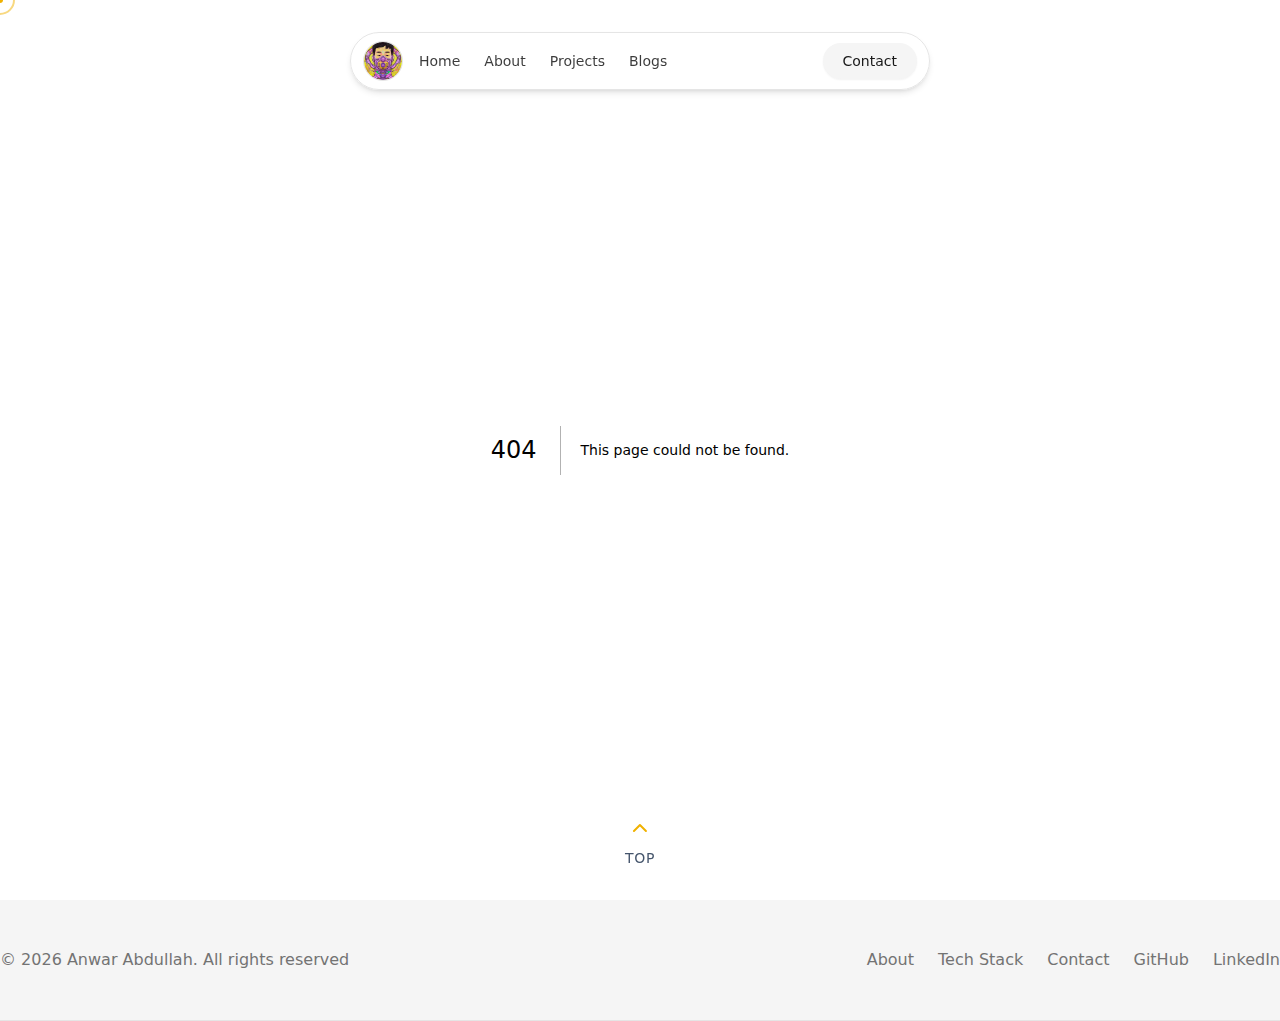
<file: 404/index.html>
<!DOCTYPE html><!--UVMlWNcahK1Ut7Qkgaesy--><html lang="en" class="scroll-smooth"><head><meta charSet="utf-8"/><meta name="viewport" content="width=device-width, initial-scale=1"/><link rel="stylesheet" href="/_next/static/chunks/8a46a6a9d64704f7.css" data-precedence="next"/><link rel="preload" as="script" fetchPriority="low" href="/_next/static/chunks/40edbfebfa724d61.js"/><script src="/_next/static/chunks/ea7ab0dba7b47d7c.js" async=""></script><script src="/_next/static/chunks/c19da6693934fea1.js" async=""></script><script src="/_next/static/chunks/34bccb05afd5bfd2.js" async=""></script><script src="/_next/static/chunks/turbopack-5e68d83327dbcf58.js" async=""></script><script src="/_next/static/chunks/fa08aa51b289e8da.js" async=""></script><script src="/_next/static/chunks/bcf1e8991a7c7299.js" async=""></script><script src="/_next/static/chunks/ff1a16fafef87110.js" async=""></script><script src="/_next/static/chunks/7dd66bdf8a7e5707.js" async=""></script><meta name="robots" content="noindex"/><meta name="next-size-adjust" content=""/><title>404: This page could not be found.</title><title>Anwar Abdullah - Software Engineer</title><meta name="description" content="Software Engineer | 6+ Years Experience | Passionate About Learning &amp; Adapting New Technologies"/><link rel="icon" href="/favicon.ico?favicon.4280ed6c.ico" sizes="1024x1024" type="image/x-icon"/><script src="/_next/static/chunks/a6dad97d9634a72d.js" noModule=""></script></head><body class="geist_a71539c9-module__T19VSG__variable geist_mono_8d43a2aa-module__8Li5zG__variable antialiased"><div hidden=""><!--$--><!--/$--></div><script>((a,b,c,d,e,f,g,h)=>{let i=document.documentElement,j=["light","dark"];function k(b){var c;(Array.isArray(a)?a:[a]).forEach(a=>{let c="class"===a,d=c&&f?e.map(a=>f[a]||a):e;c?(i.classList.remove(...d),i.classList.add(f&&f[b]?f[b]:b)):i.setAttribute(a,b)}),c=b,h&&j.includes(c)&&(i.style.colorScheme=c)}if(d)k(d);else try{let a=localStorage.getItem(b)||c,d=g&&"system"===a?window.matchMedia("(prefers-color-scheme: dark)").matches?"dark":"light":a;k(d)}catch(a){}})("class","theme","light",null,["light","dark"],null,false,true)</script><div class="mouse-cursor cursor-outer" aria-hidden="true" role="presentation"></div><div class="mouse-cursor cursor-inner" aria-hidden="true" role="presentation"></div><div style="font-family:system-ui,&quot;Segoe UI&quot;,Roboto,Helvetica,Arial,sans-serif,&quot;Apple Color Emoji&quot;,&quot;Segoe UI Emoji&quot;;height:100vh;text-align:center;display:flex;flex-direction:column;align-items:center;justify-content:center"><div><style>body{color:#000;background:#fff;margin:0}.next-error-h1{border-right:1px solid rgba(0,0,0,.3)}@media (prefers-color-scheme:dark){body{color:#fff;background:#000}.next-error-h1{border-right:1px solid rgba(255,255,255,.3)}}</style><h1 class="next-error-h1" style="display:inline-block;margin:0 20px 0 0;padding:0 23px 0 0;font-size:24px;font-weight:500;vertical-align:top;line-height:49px">404</h1><div style="display:inline-block"><h2 style="font-size:14px;font-weight:400;line-height:49px;margin:0">This page could not be found.</h2></div></div></div><!--$--><!--/$--><footer class="border-b bg-light-bg py-12 dark:bg-dark-bg"><div class="mx-auto max-w-7xl"><div class="flex flex-wrap justify-between gap-6"><span class="text-muted-foreground order-last block w-full lg:w-fit text-md md:order-first text-center lg:text-left">© <!-- -->2025<!-- --> Anwar Abdullah. All rights reserved</span><div class="order-first lg:flex flex-wrap justify-center gap-6 text-md md:order-last hidden "><button type="button" class="text-muted-foreground hover:text-primary block duration-150 bg-transparent border-none cursor-pointer"><span>About</span></button><button type="button" class="text-muted-foreground hover:text-primary block duration-150 bg-transparent border-none cursor-pointer"><span>Tech Stack</span></button><button type="button" class="text-muted-foreground hover:text-primary block duration-150 bg-transparent border-none cursor-pointer"><span>Contact</span></button><a class="text-muted-foreground hover:text-primary block duration-150" target="_blank" rel="noopener noreferrer" href="https://github.com/anwarabdullahn"><span>GitHub</span></a><a class="text-muted-foreground hover:text-primary block duration-150" target="_blank" rel="noopener noreferrer" href="https://linkedin.com/in/anwarabdullahn"><span>LinkedIn</span></a></div></div></div></footer><script src="/_next/static/chunks/40edbfebfa724d61.js" id="_R_" async=""></script><script>(self.__next_f=self.__next_f||[]).push([0])</script><script>self.__next_f.push([1,"1:\"$Sreact.fragment\"\n2:I[63178,[\"/_next/static/chunks/fa08aa51b289e8da.js\",\"/_next/static/chunks/bcf1e8991a7c7299.js\"],\"ThemeProvider\"]\n3:I[88908,[\"/_next/static/chunks/fa08aa51b289e8da.js\",\"/_next/static/chunks/bcf1e8991a7c7299.js\"],\"MagicCursor\"]\n4:I[2874,[\"/_next/static/chunks/fa08aa51b289e8da.js\",\"/_next/static/chunks/bcf1e8991a7c7299.js\"],\"Navbar\"]\n5:I[39756,[\"/_next/static/chunks/ff1a16fafef87110.js\",\"/_next/static/chunks/7dd66bdf8a7e5707.js\"],\"default\"]\n6:I[37457,[\"/_next/static/chunks/ff1a16fafef87110.js\",\"/_next/static/chunks/7dd66bdf8a7e5707.js\"],\"default\"]\n7:I[54231,[\"/_next/static/chunks/fa08aa51b289e8da.js\",\"/_next/static/chunks/bcf1e8991a7c7299.js\"],\"default\"]\n8:I[21295,[\"/_next/static/chunks/fa08aa51b289e8da.js\",\"/_next/static/chunks/bcf1e8991a7c7299.js\"],\"ThemeSwitcher\"]\n9:I[47331,[\"/_next/static/chunks/fa08aa51b289e8da.js\",\"/_next/static/chunks/bcf1e8991a7c7299.js\"],\"ScrollToTop\"]\na:I[97367,[\"/_next/static/chunks/ff1a16fafef87110.js\",\"/_next/static/chunks/7dd66bdf8a7e5707.js\"],\"OutletBoundary\"]\nc:I[11533,[\"/_next/static/chunks/ff1a16fafef87110.js\",\"/_next/static/chunks/7dd66bdf8a7e5707.js\"],\"AsyncMetadataOutlet\"]\ne:I[97367,[\"/_next/static/chunks/ff1a16fafef87110.js\",\"/_next/static/chunks/7dd66bdf8a7e5707.js\"],\"ViewportBoundary\"]\n10:I[97367,[\"/_next/static/chunks/ff1a16fafef87110.js\",\"/_next/static/chunks/7dd66bdf8a7e5707.js\"],\"MetadataBoundary\"]\n11:\"$Sreact.suspense\"\n13:I[68027,[\"/_next/static/chunks/ff1a16fafef87110.js\",\"/_next/static/chunks/7dd66bdf8a7e5707.js\"],\"default\"]\n:HL[\"/_next/static/chunks/8a46a6a9d64704f7.css\",\"style\"]\n"])</script><script>self.__next_f.push([1,"0:{\"P\":null,\"b\":\"UVMlWNcahK1Ut7Qkgaesy\",\"p\":\"\",\"c\":[\"\",\"_not-found\",\"\"],\"i\":false,\"f\":[[[\"\",{\"children\":[\"/_not-found\",{\"children\":[\"__PAGE__\",{}]}]},\"$undefined\",\"$undefined\",true],[\"\",[\"$\",\"$1\",\"c\",{\"children\":[[[\"$\",\"link\",\"0\",{\"rel\":\"stylesheet\",\"href\":\"/_next/static/chunks/8a46a6a9d64704f7.css\",\"precedence\":\"next\",\"crossOrigin\":\"$undefined\",\"nonce\":\"$undefined\"}],[\"$\",\"script\",\"script-0\",{\"src\":\"/_next/static/chunks/fa08aa51b289e8da.js\",\"async\":true,\"nonce\":\"$undefined\"}],[\"$\",\"script\",\"script-1\",{\"src\":\"/_next/static/chunks/bcf1e8991a7c7299.js\",\"async\":true,\"nonce\":\"$undefined\"}]],[\"$\",\"html\",null,{\"lang\":\"en\",\"suppressHydrationWarning\":true,\"className\":\"scroll-smooth\",\"children\":[\"$\",\"body\",null,{\"className\":\"geist_a71539c9-module__T19VSG__variable geist_mono_8d43a2aa-module__8Li5zG__variable antialiased\",\"children\":[\"$\",\"$L2\",null,{\"attribute\":\"class\",\"defaultTheme\":\"light\",\"enableSystem\":false,\"themes\":[\"light\",\"dark\"],\"children\":[[\"$\",\"$L3\",null,{}],[\"$\",\"$L4\",null,{}],[\"$\",\"$L5\",null,{\"parallelRouterKey\":\"children\",\"error\":\"$undefined\",\"errorStyles\":\"$undefined\",\"errorScripts\":\"$undefined\",\"template\":[\"$\",\"$L6\",null,{}],\"templateStyles\":\"$undefined\",\"templateScripts\":\"$undefined\",\"notFound\":[[[\"$\",\"title\",null,{\"children\":\"404: This page could not be found.\"}],[\"$\",\"div\",null,{\"style\":{\"fontFamily\":\"system-ui,\\\"Segoe UI\\\",Roboto,Helvetica,Arial,sans-serif,\\\"Apple Color Emoji\\\",\\\"Segoe UI Emoji\\\"\",\"height\":\"100vh\",\"textAlign\":\"center\",\"display\":\"flex\",\"flexDirection\":\"column\",\"alignItems\":\"center\",\"justifyContent\":\"center\"},\"children\":[\"$\",\"div\",null,{\"children\":[[\"$\",\"style\",null,{\"dangerouslySetInnerHTML\":{\"__html\":\"body{color:#000;background:#fff;margin:0}.next-error-h1{border-right:1px solid rgba(0,0,0,.3)}@media (prefers-color-scheme:dark){body{color:#fff;background:#000}.next-error-h1{border-right:1px solid rgba(255,255,255,.3)}}\"}}],[\"$\",\"h1\",null,{\"className\":\"next-error-h1\",\"style\":{\"display\":\"inline-block\",\"margin\":\"0 20px 0 0\",\"padding\":\"0 23px 0 0\",\"fontSize\":24,\"fontWeight\":500,\"verticalAlign\":\"top\",\"lineHeight\":\"49px\"},\"children\":404}],[\"$\",\"div\",null,{\"style\":{\"display\":\"inline-block\"},\"children\":[\"$\",\"h2\",null,{\"style\":{\"fontSize\":14,\"fontWeight\":400,\"lineHeight\":\"49px\",\"margin\":0},\"children\":\"This page could not be found.\"}]}]]}]}]],[]],\"forbidden\":\"$undefined\",\"unauthorized\":\"$undefined\"}],[\"$\",\"$L7\",null,{}],[\"$\",\"$L8\",null,{}],[\"$\",\"$L9\",null,{}]]}]}]}]]}],{\"children\":[\"/_not-found\",[\"$\",\"$1\",\"c\",{\"children\":[null,[\"$\",\"$L5\",null,{\"parallelRouterKey\":\"children\",\"error\":\"$undefined\",\"errorStyles\":\"$undefined\",\"errorScripts\":\"$undefined\",\"template\":[\"$\",\"$L6\",null,{}],\"templateStyles\":\"$undefined\",\"templateScripts\":\"$undefined\",\"notFound\":\"$undefined\",\"forbidden\":\"$undefined\",\"unauthorized\":\"$undefined\"}]]}],{\"children\":[\"__PAGE__\",[\"$\",\"$1\",\"c\",{\"children\":[[[\"$\",\"title\",null,{\"children\":\"404: This page could not be found.\"}],[\"$\",\"div\",null,{\"style\":\"$0:f:0:1:1:props:children:1:props:children:props:children:props:children:2:props:notFound:0:1:props:style\",\"children\":[\"$\",\"div\",null,{\"children\":[[\"$\",\"style\",null,{\"dangerouslySetInnerHTML\":{\"__html\":\"body{color:#000;background:#fff;margin:0}.next-error-h1{border-right:1px solid rgba(0,0,0,.3)}@media (prefers-color-scheme:dark){body{color:#fff;background:#000}.next-error-h1{border-right:1px solid rgba(255,255,255,.3)}}\"}}],[\"$\",\"h1\",null,{\"className\":\"next-error-h1\",\"style\":\"$0:f:0:1:1:props:children:1:props:children:props:children:props:children:2:props:notFound:0:1:props:children:props:children:1:props:style\",\"children\":404}],[\"$\",\"div\",null,{\"style\":\"$0:f:0:1:1:props:children:1:props:children:props:children:props:children:2:props:notFound:0:1:props:children:props:children:2:props:style\",\"children\":[\"$\",\"h2\",null,{\"style\":\"$0:f:0:1:1:props:children:1:props:children:props:children:props:children:2:props:notFound:0:1:props:children:props:children:2:props:children:props:style\",\"children\":\"This page could not be found.\"}]}]]}]}]],null,[\"$\",\"$La\",null,{\"children\":[\"$Lb\",[\"$\",\"$Lc\",null,{\"promise\":\"$@d\"}]]}]]}],{},null,false]},null,false]},null,false],[\"$\",\"$1\",\"h\",{\"children\":[[\"$\",\"meta\",null,{\"name\":\"robots\",\"content\":\"noindex\"}],[[\"$\",\"$Le\",null,{\"children\":\"$Lf\"}],[\"$\",\"meta\",null,{\"name\":\"next-size-adjust\",\"content\":\"\"}]],[\"$\",\"$L10\",null,{\"children\":[\"$\",\"div\",null,{\"hidden\":true,\"children\":[\"$\",\"$11\",null,{\"fallback\":null,\"children\":\"$L12\"}]}]}]]}],false]],\"m\":\"$undefined\",\"G\":[\"$13\",\"$undefined\"],\"s\":false,\"S\":true}\n"])</script><script>self.__next_f.push([1,"f:[[\"$\",\"meta\",\"0\",{\"charSet\":\"utf-8\"}],[\"$\",\"meta\",\"1\",{\"name\":\"viewport\",\"content\":\"width=device-width, initial-scale=1\"}]]\nb:null\n"])</script><script>self.__next_f.push([1,"14:I[27201,[\"/_next/static/chunks/ff1a16fafef87110.js\",\"/_next/static/chunks/7dd66bdf8a7e5707.js\"],\"IconMark\"]\nd:{\"metadata\":[[\"$\",\"title\",\"0\",{\"children\":\"Anwar Abdullah - Software Engineer\"}],[\"$\",\"meta\",\"1\",{\"name\":\"description\",\"content\":\"Software Engineer | 6+ Years Experience | Passionate About Learning \u0026 Adapting New Technologies\"}],[\"$\",\"link\",\"2\",{\"rel\":\"icon\",\"href\":\"/favicon.ico?favicon.4280ed6c.ico\",\"sizes\":\"1024x1024\",\"type\":\"image/x-icon\"}],[\"$\",\"$L14\",\"3\",{}]],\"error\":null,\"digest\":\"$undefined\"}\n"])</script><script>self.__next_f.push([1,"12:\"$d:metadata\"\n"])</script></body></html>
</file>
<file: _next/static/css/62eda7c9c5055002.css>
@font-face{font-family:Geist;font-style:normal;font-weight:100 900;font-display:swap;src:url(/_next/static/media/8d697b304b401681-s.woff2) format("woff2");unicode-range:u+0301,u+0400-045f,u+0490-0491,u+04b0-04b1,u+2116}@font-face{font-family:Geist;font-style:normal;font-weight:100 900;font-display:swap;src:url(/_next/static/media/ba015fad6dcf6784-s.woff2) format("woff2");unicode-range:u+0100-02ba,u+02bd-02c5,u+02c7-02cc,u+02ce-02d7,u+02dd-02ff,u+0304,u+0308,u+0329,u+1d00-1dbf,u+1e00-1e9f,u+1ef2-1eff,u+2020,u+20a0-20ab,u+20ad-20c0,u+2113,u+2c60-2c7f,u+a720-a7ff}@font-face{font-family:Geist;font-style:normal;font-weight:100 900;font-display:swap;src:url(/_next/static/media/4cf2300e9c8272f7-s.p.woff2) format("woff2");unicode-range:u+00??,u+0131,u+0152-0153,u+02bb-02bc,u+02c6,u+02da,u+02dc,u+0304,u+0308,u+0329,u+2000-206f,u+20ac,u+2122,u+2191,u+2193,u+2212,u+2215,u+feff,u+fffd}@font-face{font-family:Geist Fallback;src:local("Arial");ascent-override:95.94%;descent-override:28.16%;line-gap-override:0.00%;size-adjust:104.76%}.__className_188709{font-family:Geist,Geist Fallback;font-style:normal}.__variable_188709{--font-geist-sans:"Geist","Geist Fallback"}@font-face{font-family:Geist Mono;font-style:normal;font-weight:100 900;font-display:swap;src:url(/_next/static/media/9610d9e46709d722-s.woff2) format("woff2");unicode-range:u+0301,u+0400-045f,u+0490-0491,u+04b0-04b1,u+2116}@font-face{font-family:Geist Mono;font-style:normal;font-weight:100 900;font-display:swap;src:url(/_next/static/media/747892c23ea88013-s.woff2) format("woff2");unicode-range:u+0100-02ba,u+02bd-02c5,u+02c7-02cc,u+02ce-02d7,u+02dd-02ff,u+0304,u+0308,u+0329,u+1d00-1dbf,u+1e00-1e9f,u+1ef2-1eff,u+2020,u+20a0-20ab,u+20ad-20c0,u+2113,u+2c60-2c7f,u+a720-a7ff}@font-face{font-family:Geist Mono;font-style:normal;font-weight:100 900;font-display:swap;src:url(/_next/static/media/93f479601ee12b01-s.p.woff2) format("woff2");unicode-range:u+00??,u+0131,u+0152-0153,u+02bb-02bc,u+02c6,u+02da,u+02dc,u+0304,u+0308,u+0329,u+2000-206f,u+20ac,u+2122,u+2191,u+2193,u+2212,u+2215,u+feff,u+fffd}@font-face{font-family:Geist Mono Fallback;src:local("Arial");ascent-override:74.67%;descent-override:21.92%;line-gap-override:0.00%;size-adjust:134.59%}.__className_9a8899{font-family:Geist Mono,Geist Mono Fallback;font-style:normal}.__variable_9a8899{--font-geist-mono:"Geist Mono","Geist Mono Fallback"}

/*! tailwindcss v4.1.16 | MIT License | https://tailwindcss.com */@layer properties{@supports (((-webkit-hyphens:none)) and (not (margin-trim:inline))) or ((-moz-orient:inline) and (not (color:rgb(from red r g b)))){*,::backdrop,:after,:before{--tw-translate-x:0;--tw-translate-y:0;--tw-translate-z:0;--tw-scale-x:1;--tw-scale-y:1;--tw-scale-z:1;--tw-rotate-x:initial;--tw-rotate-y:initial;--tw-rotate-z:initial;--tw-skew-x:initial;--tw-skew-y:initial;--tw-space-y-reverse:0;--tw-border-style:solid;--tw-gradient-position:initial;--tw-gradient-from:#0000;--tw-gradient-via:#0000;--tw-gradient-to:#0000;--tw-gradient-stops:initial;--tw-gradient-via-stops:initial;--tw-gradient-from-position:0%;--tw-gradient-via-position:50%;--tw-gradient-to-position:100%;--tw-mask-linear:linear-gradient(#fff,#fff);--tw-mask-radial:linear-gradient(#fff,#fff);--tw-mask-conic:linear-gradient(#fff,#fff);--tw-mask-radial-from-position:0%;--tw-mask-radial-to-position:100%;--tw-mask-radial-from-color:black;--tw-mask-radial-to-color:transparent;--tw-mask-radial-shape:ellipse;--tw-mask-radial-size:farthest-corner;--tw-mask-radial-position:center;--tw-leading:initial;--tw-font-weight:initial;--tw-tracking:initial;--tw-shadow:0 0 #0000;--tw-shadow-color:initial;--tw-shadow-alpha:100%;--tw-inset-shadow:0 0 #0000;--tw-inset-shadow-color:initial;--tw-inset-shadow-alpha:100%;--tw-ring-color:initial;--tw-ring-shadow:0 0 #0000;--tw-inset-ring-color:initial;--tw-inset-ring-shadow:0 0 #0000;--tw-ring-inset:initial;--tw-ring-offset-width:0px;--tw-ring-offset-color:#fff;--tw-ring-offset-shadow:0 0 #0000;--tw-outline-style:solid;--tw-blur:initial;--tw-brightness:initial;--tw-contrast:initial;--tw-grayscale:initial;--tw-hue-rotate:initial;--tw-invert:initial;--tw-opacity:initial;--tw-saturate:initial;--tw-sepia:initial;--tw-drop-shadow:initial;--tw-drop-shadow-color:initial;--tw-drop-shadow-alpha:100%;--tw-drop-shadow-size:initial;--tw-backdrop-blur:initial;--tw-backdrop-brightness:initial;--tw-backdrop-contrast:initial;--tw-backdrop-grayscale:initial;--tw-backdrop-hue-rotate:initial;--tw-backdrop-invert:initial;--tw-backdrop-opacity:initial;--tw-backdrop-saturate:initial;--tw-backdrop-sepia:initial;--tw-duration:initial;--tw-ease:initial;--tw-animation-delay:0s;--tw-animation-direction:normal;--tw-animation-duration:initial;--tw-animation-fill-mode:none;--tw-animation-iteration-count:1;--tw-enter-blur:0;--tw-enter-opacity:1;--tw-enter-rotate:0;--tw-enter-scale:1;--tw-enter-translate-x:0;--tw-enter-translate-y:0;--tw-exit-blur:0;--tw-exit-opacity:1;--tw-exit-rotate:0;--tw-exit-scale:1;--tw-exit-translate-x:0;--tw-exit-translate-y:0}}}@layer theme{:host,:root{--color-red-100:oklch(93.6% .032 17.717);--color-red-200:oklch(88.5% .062 18.334);--color-red-800:oklch(44.4% .177 26.899);--color-red-900:oklch(39.6% .141 25.723);--color-yellow-500:oklch(79.5% .184 86.047);--color-yellow-600:oklch(68.1% .162 75.834);--color-green-100:oklch(96.2% .044 156.743);--color-green-200:oklch(92.5% .084 155.995);--color-green-800:oklch(44.8% .119 151.328);--color-green-900:oklch(39.3% .095 152.535);--color-emerald-500:oklch(69.6% .17 162.48);--color-blue-400:oklch(70.7% .165 254.624);--color-blue-500:oklch(62.3% .214 259.815);--color-slate-100:oklch(96.8% .007 247.896);--color-slate-200:oklch(92.9% .013 255.508);--color-slate-300:oklch(86.9% .022 252.894);--color-slate-400:oklch(70.4% .04 256.788);--color-slate-500:oklch(55.4% .046 257.417);--color-slate-600:oklch(44.6% .043 257.281);--color-slate-700:oklch(37.2% .044 257.287);--color-slate-800:oklch(27.9% .041 260.031);--color-slate-900:oklch(20.8% .042 265.755);--color-gray-950:oklch(13% .028 261.692);--color-neutral-100:oklch(97% 0 0);--color-neutral-200:oklch(92.2% 0 0);--color-neutral-300:oklch(87% 0 0);--color-neutral-500:oklch(55.6% 0 0);--color-neutral-700:oklch(37.1% 0 0);--color-neutral-800:oklch(26.9% 0 0);--color-neutral-900:oklch(20.5% 0 0);--color-black:#000;--color-white:#fff;--spacing:.25rem;--container-md:28rem;--container-2xl:42rem;--container-7xl:80rem;--text-xs:.75rem;--text-xs--line-height:calc(1/.75);--text-sm:.875rem;--text-sm--line-height:calc(1.25/.875);--text-base:1rem;--text-base--line-height:calc(1.5/1);--text-lg:1.125rem;--text-lg--line-height:calc(1.75/1.125);--text-xl:1.25rem;--text-xl--line-height:calc(1.75/1.25);--text-2xl:1.5rem;--text-2xl--line-height:calc(2/1.5);--text-3xl:1.875rem;--text-3xl--line-height:calc(2.25/1.875);--text-4xl:2.25rem;--text-4xl--line-height:calc(2.5/2.25);--text-5xl:3rem;--text-5xl--line-height:1;--text-6xl:3.75rem;--text-6xl--line-height:1;--text-7xl:4.5rem;--text-7xl--line-height:1;--text-9xl:8rem;--text-9xl--line-height:1;--font-weight-medium:500;--font-weight-semibold:600;--font-weight-bold:700;--tracking-wider:.05em;--leading-tight:1.25;--leading-relaxed:1.625;--radius-2xl:1rem;--ease-in-out:cubic-bezier(.4,0,.2,1);--animate-ping:ping 1s cubic-bezier(0,0,.2,1)infinite;--animate-pulse:pulse 2s cubic-bezier(.4,0,.6,1)infinite;--animate-bounce:bounce 1s infinite;--blur-3xl:64px;--default-transition-duration:.15s;--default-transition-timing-function:cubic-bezier(.4,0,.2,1);--default-font-family:var(--font-geist-sans);--default-mono-font-family:var(--font-geist-mono)}}@layer base{*,::backdrop,:after,:before{box-sizing:border-box;border:0 solid;margin:0;padding:0}::file-selector-button{box-sizing:border-box;border:0 solid;margin:0;padding:0}:host,html{-webkit-text-size-adjust:100%;tab-size:4;line-height:1.5;font-family:var(--default-font-family,ui-sans-serif,system-ui,sans-serif,"Apple Color Emoji","Segoe UI Emoji","Segoe UI Symbol","Noto Color Emoji");font-feature-settings:var(--default-font-feature-settings,normal);font-variation-settings:var(--default-font-variation-settings,normal);-webkit-tap-highlight-color:transparent}hr{height:0;color:inherit;border-top-width:1px}abbr:where([title]){-webkit-text-decoration:underline dotted;text-decoration:underline dotted}h1,h2,h3,h4,h5,h6{font-size:inherit;font-weight:inherit}a{color:inherit;-webkit-text-decoration:inherit;text-decoration:inherit}b,strong{font-weight:bolder}code,kbd,pre,samp{font-family:var(--default-mono-font-family,ui-monospace,SFMono-Regular,Menlo,Monaco,Consolas,"Liberation Mono","Courier New",monospace);font-feature-settings:var(--default-mono-font-feature-settings,normal);font-variation-settings:var(--default-mono-font-variation-settings,normal);font-size:1em}small{font-size:80%}sub,sup{vertical-align:baseline;font-size:75%;line-height:0;position:relative}sub{bottom:-.25em}sup{top:-.5em}table{text-indent:0;border-color:inherit;border-collapse:collapse}:-moz-focusring{outline:auto}progress{vertical-align:baseline}summary{display:list-item}menu,ol,ul{list-style:none}audio,canvas,embed,iframe,img,object,svg,video{vertical-align:middle;display:block}img,video{max-width:100%;height:auto}button,input,optgroup,select,textarea{font:inherit;font-feature-settings:inherit;font-variation-settings:inherit;letter-spacing:inherit;color:inherit;opacity:1;background-color:#0000;border-radius:0}::file-selector-button{font:inherit;font-feature-settings:inherit;font-variation-settings:inherit;letter-spacing:inherit;color:inherit;opacity:1;background-color:#0000;border-radius:0}:where(select:is([multiple],[size])) optgroup{font-weight:bolder}:where(select:is([multiple],[size])) optgroup option{padding-inline-start:20px}::file-selector-button{margin-inline-end:4px}::placeholder{opacity:1}@supports (not ((-webkit-appearance:-apple-pay-button))) or (contain-intrinsic-size:1px){::placeholder{color:currentColor}@supports (color:color-mix(in lab,red,red)){::placeholder{color:color-mix(in oklab,currentcolor 50%,transparent)}}}textarea{resize:vertical}::-webkit-search-decoration{-webkit-appearance:none}::-webkit-date-and-time-value{min-height:1lh;text-align:inherit}::-webkit-datetime-edit{display:inline-flex}::-webkit-datetime-edit-fields-wrapper{padding:0}::-webkit-datetime-edit,::-webkit-datetime-edit-year-field{padding-block:0}::-webkit-datetime-edit-day-field,::-webkit-datetime-edit-month-field{padding-block:0}::-webkit-datetime-edit-hour-field,::-webkit-datetime-edit-minute-field{padding-block:0}::-webkit-datetime-edit-millisecond-field,::-webkit-datetime-edit-second-field{padding-block:0}::-webkit-datetime-edit-meridiem-field{padding-block:0}::-webkit-calendar-picker-indicator{line-height:1}:-moz-ui-invalid{box-shadow:none}button,input:where([type=button],[type=reset],[type=submit]){appearance:button}::file-selector-button{appearance:button}::-webkit-inner-spin-button,::-webkit-outer-spin-button{height:auto}[hidden]:where(:not([hidden=until-found])){display:none!important}*{border-color:var(--border);outline-color:var(--ring)}@supports (color:color-mix(in lab,red,red)){*{outline-color:color-mix(in oklab,var(--ring)50%,transparent)}}body{background-color:var(--background);color:var(--foreground)}.dark body{background-image:radial-gradient(#ffffff0d 1px,#0000 1.5px),radial-gradient(#ffffff0a 1px,#0000 1.5px),radial-gradient(#ffffff08 1px,#0000 1.5px)}.dark body,.light body{will-change:background-position;background-position:0 0,10px 5px,-5px 10px;background-size:3px 3px,4px 4px,5px 5px}.light body{background-image:radial-gradient(#0000000d 1px,#0000 1.5px),radial-gradient(#0000000a 1px,#0000 1.5px),radial-gradient(#00000008 1px,#0000 1.5px)}@keyframes noise-shift{0%{background-position:0 0,10px 5px,-5px 10px}20%{background-position:2px -3px,8px 7px,-7px 12px}40%{background-position:-2px 1px,12px -3px,-3px 8px}60%{background-position:3px 2px,6px -8px,-8px 6px}80%{background-position:-1px -2px,11px 6px,-6px 9px}to{background-position:0 0,10px 5px,-5px 10px}}@media (prefers-reduced-motion:reduce){.dark body,.light body{animation:none}}}@layer components;@layer utilities{.pointer-events-auto{pointer-events:auto}.pointer-events-none{pointer-events:none}.visible{visibility:visible}.absolute{position:absolute}.fixed{position:fixed}.relative{position:relative}.static{position:static}.inset-0{inset:calc(var(--spacing)*0)}.inset-1{inset:calc(var(--spacing)*1)}.inset-x-0{inset-inline:calc(var(--spacing)*0)}.-top-4{top:calc(var(--spacing)*-4)}.top-0{top:calc(var(--spacing)*0)}.top-8{top:calc(var(--spacing)*8)}.top-96{top:calc(var(--spacing)*96)}.top-\[calc\(var\(--offset\)\/2\*-1\)\]{top:calc(var(--offset)/2*-1)}.top-full{top:100%}.right-0{right:calc(var(--spacing)*0)}.right-\[50\%\]{right:50%}.-bottom-1{bottom:calc(var(--spacing)*-1)}.bottom-0{bottom:calc(var(--spacing)*0)}.bottom-8{bottom:calc(var(--spacing)*8)}.-left-4{left:calc(var(--spacing)*-4)}.left-0{left:calc(var(--spacing)*0)}.left-1\/2{left:50%}.left-\[2\%\]{left:2%}.left-\[calc\(var\(--offset\)\/2\*-1\)\]{left:calc(var(--offset)/2*-1)}.z-10{z-index:10}.z-20{z-index:20}.z-30{z-index:30}.z-50{z-index:50}.z-\[2\]{z-index:2}.z-\[3\]{z-index:3}.order-1{order:1}.order-2{order:2}.order-first{order:-9999}.order-last{order:9999}.m-auto{margin:auto}.mx-0{margin-inline:calc(var(--spacing)*0)}.mx-auto{margin-inline:auto}.my-10{margin-block:calc(var(--spacing)*10)}.my-auto{margin-block:auto}.mt-1{margin-top:calc(var(--spacing)*1)}.mt-2{margin-top:calc(var(--spacing)*2)}.mr-0{margin-right:calc(var(--spacing)*0)}.mb-2{margin-bottom:calc(var(--spacing)*2)}.mb-4{margin-bottom:calc(var(--spacing)*4)}.mb-8{margin-bottom:calc(var(--spacing)*8)}.mb-12{margin-bottom:calc(var(--spacing)*12)}.mb-16{margin-bottom:calc(var(--spacing)*16)}.ml-1{margin-left:calc(var(--spacing)*1)}.line-clamp-2{-webkit-line-clamp:2;-webkit-box-orient:vertical;display:-webkit-box;overflow:hidden}.block{display:block}.flex{display:flex}.grid{display:grid}.hidden{display:none}.inline-block{display:inline-block}.inline-flex{display:inline-flex}.aspect-\[970\/700\]{aspect-ratio:970/700}.size-4{width:calc(var(--spacing)*4);height:calc(var(--spacing)*4)}.size-9{width:calc(var(--spacing)*9);height:calc(var(--spacing)*9)}.size-\[1720px\]{width:1720px;height:1720px}.size-full{width:100%;height:100%}.h-0\.5{height:calc(var(--spacing)*.5)}.h-2{height:calc(var(--spacing)*2)}.h-3{height:calc(var(--spacing)*3)}.h-4{height:calc(var(--spacing)*4)}.h-5{height:calc(var(--spacing)*5)}.h-6{height:calc(var(--spacing)*6)}.h-7{height:calc(var(--spacing)*7)}.h-8{height:calc(var(--spacing)*8)}.h-9{height:calc(var(--spacing)*9)}.h-10{height:calc(var(--spacing)*10)}.h-12{height:calc(var(--spacing)*12)}.h-32{height:calc(var(--spacing)*32)}.h-\[113px\]{height:113px}.h-\[300px\]{height:300px}.h-\[375px\]{height:375px}.h-\[500px\]{height:500px}.h-\[calc\(100\%\+var\(--offset\)\)\]{height:calc(100% + var(--offset))}.h-\[var\(--height\)\]{height:var(--height)}.h-auto{height:auto}.h-full{height:100%}.min-h-\[10vh\]{min-height:10vh}.min-h-\[90vh\]{min-height:90vh}.min-h-\[1000px\]{min-height:1000px}.w-0\.5{width:calc(var(--spacing)*.5)}.w-2{width:calc(var(--spacing)*2)}.w-3{width:calc(var(--spacing)*3)}.w-4{width:calc(var(--spacing)*4)}.w-5{width:calc(var(--spacing)*5)}.w-6{width:calc(var(--spacing)*6)}.w-7{width:calc(var(--spacing)*7)}.w-8{width:calc(var(--spacing)*8)}.w-10{width:calc(var(--spacing)*10)}.w-12{width:calc(var(--spacing)*12)}.w-20{width:calc(var(--spacing)*20)}.w-32{width:calc(var(--spacing)*32)}.w-\[200px\]{width:200px}.w-\[300px\]{width:300px}.w-\[calc\(100\%\+var\(--offset\)\)\]{width:calc(100% + var(--offset))}.w-\[var\(--width\)\]{width:var(--width)}.w-auto{width:auto}.w-full{width:100%}.w-max{width:max-content}.max-w-2xl{max-width:var(--container-2xl)}.max-w-7xl{max-width:var(--container-7xl)}.max-w-\[450px\]{max-width:450px}.max-w-md{max-width:var(--container-md)}.flex-1{flex:1}.flex-shrink-0,.shrink-0{flex-shrink:0}.origin-top{transform-origin:top}.origin-top-left{transform-origin:0 0}.-translate-x-1\/2{--tw-translate-x:calc(calc(1/2*100%)*-1)}.-translate-x-1\/2,.-translate-y-2{translate:var(--tw-translate-x)var(--tw-translate-y)}.-translate-y-2{--tw-translate-y:calc(var(--spacing)*-2)}.translate-y-0{--tw-translate-y:calc(var(--spacing)*0)}.translate-y-0,.translate-y-32{translate:var(--tw-translate-x)var(--tw-translate-y)}.translate-y-32{--tw-translate-y:calc(var(--spacing)*32)}.scale-50{--tw-scale-x:50%;--tw-scale-y:50%;--tw-scale-z:50%}.scale-50,.scale-75{scale:var(--tw-scale-x)var(--tw-scale-y)}.scale-75{--tw-scale-x:75%;--tw-scale-y:75%;--tw-scale-z:75%}.scale-100{--tw-scale-x:100%;--tw-scale-y:100%;--tw-scale-z:100%}.scale-100,.scale-y-0{scale:var(--tw-scale-x)var(--tw-scale-y)}.scale-y-0{--tw-scale-y:0%}.scale-y-100{--tw-scale-y:100%;scale:var(--tw-scale-x)var(--tw-scale-y)}.-rotate-90{rotate:-90deg}.rotate-0{rotate:none}.rotate-45{rotate:45deg}.rotate-90{rotate:90deg}.transform{transform:var(--tw-rotate-x,)var(--tw-rotate-y,)var(--tw-rotate-z,)var(--tw-skew-x,)var(--tw-skew-y,)}.animate-bounce{animation:var(--animate-bounce)}.animate-cell-ripple{animation:cell-ripple var(--duration,.2s)ease-out none 1 var(--delay,0s)}.animate-in{animation:enter var(--tw-animation-duration,var(--tw-duration,.15s))var(--tw-ease,ease)var(--tw-animation-delay,0s)var(--tw-animation-iteration-count,1)var(--tw-animation-direction,normal)var(--tw-animation-fill-mode,none)}.animate-ping{animation:var(--animate-ping)}.animate-pulse{animation:var(--animate-pulse)}.cursor-pointer{cursor:pointer}.resize-none{resize:none}.list-none{list-style-type:none}.grid-cols-1{grid-template-columns:repeat(1,minmax(0,1fr))}.grid-cols-4{grid-template-columns:repeat(4,minmax(0,1fr))}.grid-cols-\[auto_1fr\]{grid-template-columns:auto 1fr}.flex-col{flex-direction:column}.flex-wrap{flex-wrap:wrap}.place-items-center{place-items:center}.items-center{align-items:center}.items-start{align-items:flex-start}.justify-between{justify-content:space-between}.justify-center{justify-content:center}.justify-end{justify-content:flex-end}.gap-1{gap:calc(var(--spacing)*1)}.gap-1\.5{gap:calc(var(--spacing)*1.5)}.gap-2{gap:calc(var(--spacing)*2)}.gap-3{gap:calc(var(--spacing)*3)}.gap-4{gap:calc(var(--spacing)*4)}.gap-6{gap:calc(var(--spacing)*6)}.gap-8{gap:calc(var(--spacing)*8)}.gap-12{gap:calc(var(--spacing)*12)}:where(.space-y-1>:not(:last-child)){--tw-space-y-reverse:0;margin-block-start:calc(calc(var(--spacing)*1)*var(--tw-space-y-reverse));margin-block-end:calc(calc(var(--spacing)*1)*calc(1 - var(--tw-space-y-reverse)))}:where(.space-y-2>:not(:last-child)){--tw-space-y-reverse:0;margin-block-start:calc(calc(var(--spacing)*2)*var(--tw-space-y-reverse));margin-block-end:calc(calc(var(--spacing)*2)*calc(1 - var(--tw-space-y-reverse)))}:where(.space-y-4>:not(:last-child)){--tw-space-y-reverse:0;margin-block-start:calc(calc(var(--spacing)*4)*var(--tw-space-y-reverse));margin-block-end:calc(calc(var(--spacing)*4)*calc(1 - var(--tw-space-y-reverse)))}:where(.space-y-8>:not(:last-child)){--tw-space-y-reverse:0;margin-block-start:calc(calc(var(--spacing)*8)*var(--tw-space-y-reverse));margin-block-end:calc(calc(var(--spacing)*8)*calc(1 - var(--tw-space-y-reverse)))}:where(.space-y-12>:not(:last-child)){--tw-space-y-reverse:0;margin-block-start:calc(calc(var(--spacing)*12)*var(--tw-space-y-reverse));margin-block-end:calc(calc(var(--spacing)*12)*calc(1 - var(--tw-space-y-reverse)))}.overflow-hidden{overflow:hidden}.overflow-y-clip{overflow-y:clip}.scroll-smooth{scroll-behavior:smooth}.rounded-2xl{border-radius:var(--radius-2xl)}.rounded-\[inherit\]{border-radius:inherit}.rounded-full{border-radius:3.40282e+38px}.rounded-lg{border-radius:var(--radius)}.rounded-md{border-radius:calc(var(--radius) - 2px)}.rounded-xl{border-radius:calc(var(--radius) + 4px)}.border{border-style:var(--tw-border-style);border-width:1px}.border-2{border-style:var(--tw-border-style);border-width:2px}.border-\[0\.5px\]{border-style:var(--tw-border-style);border-width:.5px}.border-x-3{border-inline-style:var(--tw-border-style);border-inline-width:3px}.border-t{border-top-style:var(--tw-border-style);border-top-width:1px}.border-b{border-bottom-style:var(--tw-border-style);border-bottom-width:1px}.border-l-4{border-left-style:var(--tw-border-style);border-left-width:4px}.border-none{--tw-border-style:none;border-style:none}.border-border{border-color:var(--border)}.border-neutral-300{border-color:var(--color-neutral-300)}.border-slate-200{border-color:var(--color-slate-200)}.border-slate-900{border-color:var(--color-slate-900)}.border-yellow-500{border-color:var(--color-yellow-500)}.bg-background,.bg-background\/80{background-color:var(--background)}@supports (color:color-mix(in lab,red,red)){.bg-background\/80{background-color:color-mix(in oklab,var(--background)80%,transparent)}}.bg-background\/95{background-color:var(--background)}@supports (color:color-mix(in lab,red,red)){.bg-background\/95{background-color:color-mix(in oklab,var(--background)95%,transparent)}}.bg-destructive{background-color:var(--destructive)}.bg-emerald-500{background-color:var(--color-emerald-500)}.bg-foreground,.bg-foreground\/10{background-color:var(--foreground)}@supports (color:color-mix(in lab,red,red)){.bg-foreground\/10{background-color:color-mix(in oklab,var(--foreground)10%,transparent)}}.bg-green-100{background-color:var(--color-green-100)}.bg-light-bg{background-color:#f5f5f5}.bg-neutral-200{background-color:var(--color-neutral-200)}.bg-primary,.bg-primary\/10{background-color:var(--primary)}@supports (color:color-mix(in lab,red,red)){.bg-primary\/10{background-color:color-mix(in oklab,var(--primary)10%,transparent)}}.bg-red-100{background-color:var(--color-red-100)}.bg-secondary{background-color:var(--secondary)}.bg-slate-100{background-color:var(--color-slate-100)}.bg-slate-200{background-color:var(--color-slate-200)}.bg-slate-900{background-color:var(--color-slate-900)}.bg-transparent{background-color:#0000}.bg-white{background-color:var(--color-white)}.bg-yellow-500{background-color:var(--color-yellow-500)}.bg-yellow-500\/10{background-color:#edb2001a}@supports (color:color-mix(in lab,red,red)){.bg-yellow-500\/10{background-color:color-mix(in oklab,var(--color-yellow-500)10%,transparent)}}.bg-gradient-to-r{--tw-gradient-position:to right in oklab}.bg-gradient-to-r,.bg-gradient-to-t{background-image:linear-gradient(var(--tw-gradient-stops))}.bg-gradient-to-t{--tw-gradient-position:to top in oklab}.bg-\[linear-gradient\(to_bottom\,var\(--color\)\,var\(--color\)_50\%\,transparent_0\,transparent\)\]{background-image:linear-gradient(to bottom,var(--color),var(--color)50%,transparent 0,transparent)}.bg-\[linear-gradient\(to_bottom\,var\(--tw-gradient-stops\)\)\]{background-image:linear-gradient(to bottom,var(--tw-gradient-stops))}.bg-\[linear-gradient\(to_right\,var\(--color\)\,var\(--color\)_50\%\,transparent_0\,transparent\)\]{background-image:linear-gradient(to right,var(--color),var(--color)50%,transparent 0,transparent)}.from-primary{--tw-gradient-from:var(--primary);--tw-gradient-stops:var(--tw-gradient-via-stops,var(--tw-gradient-position),var(--tw-gradient-from)var(--tw-gradient-from-position),var(--tw-gradient-to)var(--tw-gradient-to-position))}.from-transparent{--tw-gradient-from:transparent;--tw-gradient-stops:var(--tw-gradient-via-stops,var(--tw-gradient-position),var(--tw-gradient-from)var(--tw-gradient-from-position),var(--tw-gradient-to)var(--tw-gradient-to-position))}.from-yellow-500{--tw-gradient-from:var(--color-yellow-500);--tw-gradient-stops:var(--tw-gradient-via-stops,var(--tw-gradient-position),var(--tw-gradient-from)var(--tw-gradient-from-position),var(--tw-gradient-to)var(--tw-gradient-to-position))}.from-\[0\%\]{--tw-gradient-from-position:0%}.via-blue-500{--tw-gradient-via:var(--color-blue-500);--tw-gradient-via-stops:var(--tw-gradient-position),var(--tw-gradient-from)var(--tw-gradient-from-position),var(--tw-gradient-via)var(--tw-gradient-via-position),var(--tw-gradient-to)var(--tw-gradient-to-position);--tw-gradient-stops:var(--tw-gradient-via-stops)}.via-neutral-200{--tw-gradient-via:var(--color-neutral-200);--tw-gradient-via-stops:var(--tw-gradient-position),var(--tw-gradient-from)var(--tw-gradient-from-position),var(--tw-gradient-via)var(--tw-gradient-via-position),var(--tw-gradient-to)var(--tw-gradient-to-position);--tw-gradient-stops:var(--tw-gradient-via-stops)}.via-\[10\%\]{--tw-gradient-via-position:10%}.to-blue-500{--tw-gradient-to:var(--color-blue-500);--tw-gradient-stops:var(--tw-gradient-via-stops,var(--tw-gradient-position),var(--tw-gradient-from)var(--tw-gradient-from-position),var(--tw-gradient-to)var(--tw-gradient-to-position))}.to-primary\/50{--tw-gradient-to:var(--primary)}@supports (color:color-mix(in lab,red,red)){.to-primary\/50{--tw-gradient-to:color-mix(in oklab,var(--primary)50%,transparent)}}.to-primary\/50{--tw-gradient-stops:var(--tw-gradient-via-stops,var(--tw-gradient-position),var(--tw-gradient-from)var(--tw-gradient-from-position),var(--tw-gradient-to)var(--tw-gradient-to-position))}.to-transparent{--tw-gradient-to:transparent;--tw-gradient-stops:var(--tw-gradient-via-stops,var(--tw-gradient-position),var(--tw-gradient-from)var(--tw-gradient-from-position),var(--tw-gradient-to)var(--tw-gradient-to-position))}.to-\[99\%\]{--tw-gradient-to-position:99%}.mask-radial-from-20\%{-webkit-mask-image:var(--tw-mask-linear),var(--tw-mask-radial),var(--tw-mask-conic);mask-image:var(--tw-mask-linear),var(--tw-mask-radial),var(--tw-mask-conic);--tw-mask-radial-stops:var(--tw-mask-radial-shape)var(--tw-mask-radial-size)at var(--tw-mask-radial-position),var(--tw-mask-radial-from-color)var(--tw-mask-radial-from-position),var(--tw-mask-radial-to-color)var(--tw-mask-radial-to-position);--tw-mask-radial:radial-gradient(var(--tw-mask-radial-stops));--tw-mask-radial-from-position:20%;-webkit-mask-composite:source-in;mask-composite:intersect}.\[mask-image\:linear-gradient\(to_bottom\,transparent_0\%\,black_10\%\,black_90\%\,transparent_100\%\)\]{-webkit-mask-image:linear-gradient(#0000,#000 10% 90%,#0000);mask-image:linear-gradient(#0000,#000 10% 90%,#0000)}.mask-radial-at-top{--tw-mask-radial-position:top}.\[background-size\:var\(--width\)_var\(--height\)\]{background-size:var(--width)var(--height)}.bg-clip-text{-webkit-background-clip:text;background-clip:text}.\[mask-composite\:exclude\]{-webkit-mask-composite:xor;mask-composite:exclude}.object-contain{object-fit:contain}.object-cover{object-fit:cover}.p-3{padding:calc(var(--spacing)*3)}.p-4{padding:calc(var(--spacing)*4)}.px-3{padding-inline:calc(var(--spacing)*3)}.px-4{padding-inline:calc(var(--spacing)*4)}.px-5{padding-inline:calc(var(--spacing)*5)}.px-6{padding-inline:calc(var(--spacing)*6)}.px-8{padding-inline:calc(var(--spacing)*8)}.py-1{padding-block:calc(var(--spacing)*1)}.py-1\.5{padding-block:calc(var(--spacing)*1.5)}.py-2{padding-block:calc(var(--spacing)*2)}.py-4{padding-block:calc(var(--spacing)*4)}.py-6{padding-block:calc(var(--spacing)*6)}.py-8{padding-block:calc(var(--spacing)*8)}.py-20{padding-block:calc(var(--spacing)*20)}.pt-2{padding-top:calc(var(--spacing)*2)}.pt-4{padding-top:calc(var(--spacing)*4)}.pt-8{padding-top:calc(var(--spacing)*8)}.pt-20{padding-top:calc(var(--spacing)*20)}.pl-6{padding-left:calc(var(--spacing)*6)}.text-center{text-align:center}.text-justify{text-align:justify}.text-left{text-align:left}.text-right{text-align:right}.font-sans{font-family:var(--font-geist-sans)}.text-2xl{font-size:var(--text-2xl);line-height:var(--tw-leading,var(--text-2xl--line-height))}.text-3xl{font-size:var(--text-3xl);line-height:var(--tw-leading,var(--text-3xl--line-height))}.text-4xl{font-size:var(--text-4xl);line-height:var(--tw-leading,var(--text-4xl--line-height))}.text-5xl{font-size:var(--text-5xl);line-height:var(--tw-leading,var(--text-5xl--line-height))}.text-9xl{font-size:var(--text-9xl);line-height:var(--tw-leading,var(--text-9xl--line-height))}.text-lg{font-size:var(--text-lg);line-height:var(--tw-leading,var(--text-lg--line-height))}.text-sm{font-size:var(--text-sm);line-height:var(--tw-leading,var(--text-sm--line-height))}.text-xl{font-size:var(--text-xl);line-height:var(--tw-leading,var(--text-xl--line-height))}.text-xs{font-size:var(--text-xs);line-height:var(--tw-leading,var(--text-xs--line-height))}.leading-relaxed{--tw-leading:var(--leading-relaxed);line-height:var(--leading-relaxed)}.leading-tight{--tw-leading:var(--leading-tight);line-height:var(--leading-tight)}.font-bold{--tw-font-weight:var(--font-weight-bold);font-weight:var(--font-weight-bold)}.font-medium{--tw-font-weight:var(--font-weight-medium);font-weight:var(--font-weight-medium)}.font-semibold{--tw-font-weight:var(--font-weight-semibold);font-weight:var(--font-weight-semibold)}.tracking-wider{--tw-tracking:var(--tracking-wider);letter-spacing:var(--tracking-wider)}.whitespace-nowrap{white-space:nowrap}.text-background{color:var(--background)}.text-blue-400{color:var(--color-blue-400)}.text-foreground,.text-foreground\/70{color:var(--foreground)}@supports (color:color-mix(in lab,red,red)){.text-foreground\/70{color:color-mix(in oklab,var(--foreground)70%,transparent)}}.text-foreground\/80{color:var(--foreground)}@supports (color:color-mix(in lab,red,red)){.text-foreground\/80{color:color-mix(in oklab,var(--foreground)80%,transparent)}}.text-foreground\/90{color:var(--foreground)}@supports (color:color-mix(in lab,red,red)){.text-foreground\/90{color:color-mix(in oklab,var(--foreground)90%,transparent)}}.text-green-800{color:var(--color-green-800)}.text-muted-foreground{color:var(--muted-foreground)}.text-neutral-500{color:var(--color-neutral-500)}.text-primary{color:var(--primary)}.text-primary-foreground{color:var(--primary-foreground)}.text-red-800{color:var(--color-red-800)}.text-secondary-foreground{color:var(--secondary-foreground)}.text-slate-600{color:var(--color-slate-600)}.text-slate-700{color:var(--color-slate-700)}.text-slate-900{color:var(--color-slate-900)}.text-transparent{color:#0000}.text-white{color:var(--color-white)}.text-yellow-500{color:var(--color-yellow-500)}.text-yellow-600{color:var(--color-yellow-600)}.uppercase{text-transform:uppercase}.underline{text-decoration-line:underline}.underline-offset-4{text-underline-offset:4px}.antialiased{-webkit-font-smoothing:antialiased;-moz-osx-font-smoothing:grayscale}.opacity-0{opacity:0}.opacity-40{opacity:.4}.opacity-75{opacity:.75}.opacity-100,.opacity-600{opacity:1}.shadow-2xl{--tw-shadow:0 25px 50px -12px var(--tw-shadow-color,#00000040)}.shadow-2xl,.shadow-\[0_0_0_4px_rgba\(16\,185\,129\,0\.15\)\]{box-shadow:var(--tw-inset-shadow),var(--tw-inset-ring-shadow),var(--tw-ring-offset-shadow),var(--tw-ring-shadow),var(--tw-shadow)}.shadow-\[0_0_0_4px_rgba\(16\,185\,129\,0\.15\)\]{--tw-shadow:0 0 0 4px var(--tw-shadow-color,#10b98126)}.shadow-lg{--tw-shadow:0 10px 15px -3px var(--tw-shadow-color,#0000001a),0 4px 6px -4px var(--tw-shadow-color,#0000001a)}.shadow-lg,.shadow-md{box-shadow:var(--tw-inset-shadow),var(--tw-inset-ring-shadow),var(--tw-ring-offset-shadow),var(--tw-ring-shadow),var(--tw-shadow)}.shadow-md{--tw-shadow:0 4px 6px -1px var(--tw-shadow-color,#0000001a),0 2px 4px -2px var(--tw-shadow-color,#0000001a)}.shadow-xl{--tw-shadow:0 20px 25px -5px var(--tw-shadow-color,#0000001a),0 8px 10px -6px var(--tw-shadow-color,#0000001a)}.shadow-xl,.shadow-xs{box-shadow:var(--tw-inset-shadow),var(--tw-inset-ring-shadow),var(--tw-ring-offset-shadow),var(--tw-ring-shadow),var(--tw-shadow)}.shadow-xs{--tw-shadow:0 1px 2px 0 var(--tw-shadow-color,#0000000d)}.ring{--tw-ring-shadow:var(--tw-ring-inset,)0 0 0 calc(1px + var(--tw-ring-offset-width))var(--tw-ring-color,currentcolor);box-shadow:var(--tw-inset-shadow),var(--tw-inset-ring-shadow),var(--tw-ring-offset-shadow),var(--tw-ring-shadow),var(--tw-shadow)}.ring-gray-950\/5{--tw-ring-color:#0307120d}@supports (color:color-mix(in lab,red,red)){.ring-gray-950\/5{--tw-ring-color:color-mix(in oklab,var(--color-gray-950)5%,transparent)}}.outline{outline-style:var(--tw-outline-style);outline-width:1px}.blur-3xl{--tw-blur:blur(var(--blur-3xl))}.blur-3xl,.filter{filter:var(--tw-blur,)var(--tw-brightness,)var(--tw-contrast,)var(--tw-grayscale,)var(--tw-hue-rotate,)var(--tw-invert,)var(--tw-saturate,)var(--tw-sepia,)var(--tw-drop-shadow,)}.backdrop-blur{--tw-backdrop-blur:blur(8px);-webkit-backdrop-filter:var(--tw-backdrop-blur,)var(--tw-backdrop-brightness,)var(--tw-backdrop-contrast,)var(--tw-backdrop-grayscale,)var(--tw-backdrop-hue-rotate,)var(--tw-backdrop-invert,)var(--tw-backdrop-opacity,)var(--tw-backdrop-saturate,)var(--tw-backdrop-sepia,);backdrop-filter:var(--tw-backdrop-blur,)var(--tw-backdrop-brightness,)var(--tw-backdrop-contrast,)var(--tw-backdrop-grayscale,)var(--tw-backdrop-hue-rotate,)var(--tw-backdrop-invert,)var(--tw-backdrop-opacity,)var(--tw-backdrop-saturate,)var(--tw-backdrop-sepia,)}.transition{transition-property:color,background-color,border-color,outline-color,text-decoration-color,fill,stroke,--tw-gradient-from,--tw-gradient-via,--tw-gradient-to,opacity,box-shadow,transform,translate,scale,rotate,filter,-webkit-backdrop-filter,backdrop-filter,display,content-visibility,overlay,pointer-events;transition-timing-function:var(--tw-ease,var(--default-transition-timing-function));transition-duration:var(--tw-duration,var(--default-transition-duration))}.transition-\[max-width\]{transition-property:max-width;transition-timing-function:var(--tw-ease,var(--default-transition-timing-function));transition-duration:var(--tw-duration,var(--default-transition-duration))}.transition-all{transition-property:all;transition-timing-function:var(--tw-ease,var(--default-transition-timing-function));transition-duration:var(--tw-duration,var(--default-transition-duration))}.transition-colors{transition-property:color,background-color,border-color,outline-color,text-decoration-color,fill,stroke,--tw-gradient-from,--tw-gradient-via,--tw-gradient-to;transition-timing-function:var(--tw-ease,var(--default-transition-timing-function));transition-duration:var(--tw-duration,var(--default-transition-duration))}.transition-opacity{transition-property:opacity;transition-timing-function:var(--tw-ease,var(--default-transition-timing-function));transition-duration:var(--tw-duration,var(--default-transition-duration))}.transition-transform{transition-property:transform,translate,scale,rotate;transition-timing-function:var(--tw-ease,var(--default-transition-timing-function));transition-duration:var(--tw-duration,var(--default-transition-duration))}.duration-150{--tw-duration:.15s;transition-duration:.15s}.duration-200{--tw-duration:.2s;transition-duration:.2s}.duration-300{--tw-duration:.3s;transition-duration:.3s}.duration-500{--tw-duration:.5s;transition-duration:.5s}.ease-in-out{--tw-ease:var(--ease-in-out);transition-timing-function:var(--ease-in-out)}.will-change-transform{will-change:transform}.outline-none{--tw-outline-style:none;outline-style:none}.\[--cell-border-color\:var\(--color-neutral-300\)\]{--cell-border-color:var(--color-neutral-300)}.\[--cell-fill-color\:var\(--color-neutral-100\)\]{--cell-fill-color:var(--color-neutral-100)}.\[--cell-shadow-color\:var\(--color-neutral-500\)\]{--cell-shadow-color:var(--color-neutral-500)}.\[animation-fill-mode\:none\]{animation-fill-mode:none}.\[mask\:linear-gradient\(to_left\,var\(--background\)_var\(--fade-stop\)\,transparent\)\,_linear-gradient\(to_right\,var\(--background\)_var\(--fade-stop\)\,transparent\)\,_linear-gradient\(black\,black\)\]{-webkit-mask:linear-gradient(to left,var(--background)var(--fade-stop),transparent),linear-gradient(to right,var(--background)var(--fade-stop),transparent),linear-gradient(black,black);mask:linear-gradient(to left,var(--background)var(--fade-stop),transparent),linear-gradient(to right,var(--background)var(--fade-stop),transparent),linear-gradient(black,black)}.\[mask\:linear-gradient\(to_top\,var\(--background\)_var\(--fade-stop\)\,transparent\)\,_linear-gradient\(to_bottom\,var\(--background\)_var\(--fade-stop\)\,transparent\)\,_linear-gradient\(black\,black\)\]{-webkit-mask:linear-gradient(to top,var(--background)var(--fade-stop),transparent),linear-gradient(to bottom,var(--background)var(--fade-stop),transparent),linear-gradient(black,black);mask:linear-gradient(to top,var(--background)var(--fade-stop),transparent),linear-gradient(to bottom,var(--background)var(--fade-stop),transparent),linear-gradient(black,black)}.fade-in{--tw-enter-opacity:0}.transform-3d{transform-style:preserve-3d}@media (hover:hover){.group-hover\:scale-110:is(:where(.group):hover *){--tw-scale-x:110%;--tw-scale-y:110%;--tw-scale-z:110%;scale:var(--tw-scale-x)var(--tw-scale-y)}}.placeholder\:text-slate-500::placeholder{color:var(--color-slate-500)}@media (hover:hover){.hover\:scale-110:hover{--tw-scale-x:110%;--tw-scale-y:110%;--tw-scale-z:110%;scale:var(--tw-scale-x)var(--tw-scale-y)}.hover\:bg-accent:hover{background-color:var(--accent)}.hover\:bg-background\/90:hover{background-color:var(--background)}@supports (color:color-mix(in lab,red,red)){.hover\:bg-background\/90:hover{background-color:color-mix(in oklab,var(--background)90%,transparent)}}.hover\:bg-destructive\/90:hover{background-color:var(--destructive)}@supports (color:color-mix(in lab,red,red)){.hover\:bg-destructive\/90:hover{background-color:color-mix(in oklab,var(--destructive)90%,transparent)}}.hover\:bg-foreground\/90:hover{background-color:var(--foreground)}@supports (color:color-mix(in lab,red,red)){.hover\:bg-foreground\/90:hover{background-color:color-mix(in oklab,var(--foreground)90%,transparent)}}.hover\:bg-primary\/90:hover{background-color:var(--primary)}@supports (color:color-mix(in lab,red,red)){.hover\:bg-primary\/90:hover{background-color:color-mix(in oklab,var(--primary)90%,transparent)}}.hover\:bg-secondary\/80:hover{background-color:var(--secondary)}@supports (color:color-mix(in lab,red,red)){.hover\:bg-secondary\/80:hover{background-color:color-mix(in oklab,var(--secondary)80%,transparent)}}.hover\:bg-slate-200:hover{background-color:var(--color-slate-200)}.hover\:bg-slate-800:hover{background-color:var(--color-slate-800)}.hover\:bg-slate-900:hover{background-color:var(--color-slate-900)}.hover\:text-accent-foreground:hover{color:var(--accent-foreground)}.hover\:text-foreground:hover{color:var(--foreground)}.hover\:text-primary:hover{color:var(--primary)}.hover\:text-white:hover{color:var(--color-white)}.hover\:text-yellow-500:hover{color:var(--color-yellow-500)}.hover\:underline:hover{text-decoration-line:underline}.hover\:opacity-80:hover{opacity:.8}.hover\:shadow-2xl:hover{--tw-shadow:0 25px 50px -12px var(--tw-shadow-color,#00000040);box-shadow:var(--tw-inset-shadow),var(--tw-inset-ring-shadow),var(--tw-ring-offset-shadow),var(--tw-ring-shadow),var(--tw-shadow)}}.focus\:border-yellow-500:focus{border-color:var(--color-yellow-500)}.focus\:outline-none:focus{--tw-outline-style:none;outline-style:none}.focus-visible\:border-ring:focus-visible{border-color:var(--ring)}.focus-visible\:ring-2:focus-visible{--tw-ring-shadow:var(--tw-ring-inset,)0 0 0 calc(2px + var(--tw-ring-offset-width))var(--tw-ring-color,currentcolor);box-shadow:var(--tw-inset-shadow),var(--tw-inset-ring-shadow),var(--tw-ring-offset-shadow),var(--tw-ring-shadow),var(--tw-shadow)}.focus-visible\:ring-\[3px\]:focus-visible{--tw-ring-shadow:var(--tw-ring-inset,)0 0 0 calc(3px + var(--tw-ring-offset-width))var(--tw-ring-color,currentcolor);box-shadow:var(--tw-inset-shadow),var(--tw-inset-ring-shadow),var(--tw-ring-offset-shadow),var(--tw-ring-shadow),var(--tw-shadow)}.focus-visible\:ring-destructive\/20:focus-visible{--tw-ring-color:var(--destructive)}@supports (color:color-mix(in lab,red,red)){.focus-visible\:ring-destructive\/20:focus-visible{--tw-ring-color:color-mix(in oklab,var(--destructive)20%,transparent)}}.focus-visible\:ring-ring\/50:focus-visible{--tw-ring-color:var(--ring)}@supports (color:color-mix(in lab,red,red)){.focus-visible\:ring-ring\/50:focus-visible{--tw-ring-color:color-mix(in oklab,var(--ring)50%,transparent)}}.focus-visible\:ring-yellow-500:focus-visible{--tw-ring-color:var(--color-yellow-500)}.focus-visible\:ring-offset-2:focus-visible{--tw-ring-offset-width:2px;--tw-ring-offset-shadow:var(--tw-ring-inset,)0 0 0 var(--tw-ring-offset-width)var(--tw-ring-offset-color)}.disabled\:pointer-events-none:disabled{pointer-events:none}.disabled\:cursor-not-allowed:disabled{cursor:not-allowed}.disabled\:opacity-50:disabled{opacity:.5}.has-\[\>svg\]\:px-2\.5:has(>svg){padding-inline:calc(var(--spacing)*2.5)}.has-\[\>svg\]\:px-3:has(>svg){padding-inline:calc(var(--spacing)*3)}.has-\[\>svg\]\:px-4:has(>svg){padding-inline:calc(var(--spacing)*4)}.aria-invalid\:border-destructive[aria-invalid=true]{border-color:var(--destructive)}.aria-invalid\:ring-destructive\/20[aria-invalid=true]{--tw-ring-color:var(--destructive)}@supports (color:color-mix(in lab,red,red)){.aria-invalid\:ring-destructive\/20[aria-invalid=true]{--tw-ring-color:color-mix(in oklab,var(--destructive)20%,transparent)}}@media not all and (min-width:40rem){.max-sm\:h-100{height:calc(var(--spacing)*100)}}@media (min-width:40rem){.sm\:h-14{height:calc(var(--spacing)*14)}.sm\:h-\[400px\]{height:400px}.sm\:w-14{width:calc(var(--spacing)*14)}.sm\:w-\[400px\]{width:400px}.sm\:scale-75{--tw-scale-x:75%;--tw-scale-y:75%;--tw-scale-z:75%;scale:var(--tw-scale-x)var(--tw-scale-y)}.sm\:grid-cols-3{grid-template-columns:repeat(3,minmax(0,1fr))}.sm\:flex-row{flex-direction:row}}@media (min-width:48rem){.md\:left-\[37\.5\%\]{left:37.5%}.md\:order-first{order:-9999}.md\:order-last{order:9999}.md\:block{display:block}.md\:flex{display:flex}.md\:hidden{display:none}.md\:size-10{width:calc(var(--spacing)*10);height:calc(var(--spacing)*10)}.md\:grid-cols-\[30\%_10\%_60\%\]{grid-template-columns:30% 10% 60%}.md\:flex-row{flex-direction:row}.md\:gap-8{gap:calc(var(--spacing)*8)}.md\:px-0{padding-inline:calc(var(--spacing)*0)}.md\:text-end{text-align:end}.md\:text-3xl{font-size:var(--text-3xl);line-height:var(--tw-leading,var(--text-3xl--line-height))}.md\:text-4xl{font-size:var(--text-4xl);line-height:var(--tw-leading,var(--text-4xl--line-height))}.md\:text-5xl{font-size:var(--text-5xl);line-height:var(--tw-leading,var(--text-5xl--line-height))}.md\:text-base{font-size:var(--text-base);line-height:var(--tw-leading,var(--text-base--line-height))}.md\:text-sm{font-size:var(--text-sm);line-height:var(--tw-leading,var(--text-sm--line-height))}.md\:text-xl{font-size:var(--text-xl);line-height:var(--tw-leading,var(--text-xl--line-height))}.md\:text-\[12rem\]{font-size:12rem}}@media (min-width:64rem){.lg\:pointer-events-none{pointer-events:none}.lg\:order-1{order:1}.lg\:order-2{order:2}.lg\:col-span-1{grid-column:span 1/span 1}.lg\:col-span-2{grid-column:span 2/span 2}.lg\:mx-auto{margin-inline:auto}.lg\:mr-3{margin-right:calc(var(--spacing)*3)}.lg\:mb-16{margin-bottom:calc(var(--spacing)*16)}.lg\:block{display:block}.lg\:flex{display:flex}.lg\:hidden{display:none}.lg\:h-16{height:calc(var(--spacing)*16)}.lg\:h-\[500px\]{height:500px}.lg\:w-0{width:calc(var(--spacing)*0)}.lg\:w-16{width:calc(var(--spacing)*16)}.lg\:w-\[500px\]{width:500px}.lg\:w-auto{width:auto}.lg\:w-fit{width:fit-content}.lg\:max-w-\[450px\]{max-width:450px}.lg\:max-w-\[580px\]{max-width:580px}.lg\:-translate-y-1{--tw-translate-y:calc(var(--spacing)*-1)}.lg\:-translate-y-1,.lg\:translate-y-0{translate:var(--tw-translate-x)var(--tw-translate-y)}.lg\:translate-y-0{--tw-translate-y:calc(var(--spacing)*0)}.lg\:scale-100{--tw-scale-x:100%;--tw-scale-y:100%;--tw-scale-z:100%;scale:var(--tw-scale-x)var(--tw-scale-y)}.lg\:grid-cols-2{grid-template-columns:repeat(2,minmax(0,1fr))}.lg\:grid-cols-3{grid-template-columns:repeat(3,minmax(0,1fr))}.lg\:justify-between{justify-content:space-between}.lg\:gap-2{gap:calc(var(--spacing)*2)}.lg\:gap-4{gap:calc(var(--spacing)*4)}.lg\:gap-16{gap:calc(var(--spacing)*16)}.lg\:px-8{padding-inline:calc(var(--spacing)*8)}.lg\:py-20{padding-block:calc(var(--spacing)*20)}.lg\:text-center{text-align:center}.lg\:text-left{text-align:left}.lg\:text-4xl{font-size:var(--text-4xl);line-height:var(--tw-leading,var(--text-4xl--line-height))}.lg\:text-5xl{font-size:var(--text-5xl);line-height:var(--tw-leading,var(--text-5xl--line-height))}.lg\:text-6xl{font-size:var(--text-6xl);line-height:var(--tw-leading,var(--text-6xl--line-height))}.lg\:text-7xl{font-size:var(--text-7xl);line-height:var(--tw-leading,var(--text-7xl--line-height))}.lg\:opacity-0{opacity:0}.lg\:opacity-100{opacity:1}}.dark\:border-blue-500:is(.dark *){border-color:var(--color-blue-500)}.dark\:border-input:is(.dark *){border-color:var(--input)}.dark\:border-neutral-700:is(.dark *){border-color:var(--color-neutral-700)}.dark\:border-slate-100:is(.dark *){border-color:var(--color-slate-100)}.dark\:border-slate-700:is(.dark *){border-color:var(--color-slate-700)}.dark\:border-slate-800:is(.dark *){border-color:var(--color-slate-800)}.dark\:border-transparent:is(.dark *){border-color:#0000}.dark\:bg-background\/70:is(.dark *){background-color:var(--background)}@supports (color:color-mix(in lab,red,red)){.dark\:bg-background\/70:is(.dark *){background-color:color-mix(in oklab,var(--background)70%,transparent)}}.dark\:bg-black:is(.dark *){background-color:var(--color-black)}.dark\:bg-blue-500:is(.dark *){background-color:var(--color-blue-500)}.dark\:bg-blue-500\/10:is(.dark *){background-color:#3080ff1a}@supports (color:color-mix(in lab,red,red)){.dark\:bg-blue-500\/10:is(.dark *){background-color:color-mix(in oklab,var(--color-blue-500)10%,transparent)}}.dark\:bg-dark-bg:is(.dark *){background-color:#171717}.dark\:bg-destructive\/60:is(.dark *){background-color:var(--destructive)}@supports (color:color-mix(in lab,red,red)){.dark\:bg-destructive\/60:is(.dark *){background-color:color-mix(in oklab,var(--destructive)60%,transparent)}}.dark\:bg-green-900:is(.dark *){background-color:var(--color-green-900)}.dark\:bg-input\/30:is(.dark *){background-color:var(--input)}@supports (color:color-mix(in lab,red,red)){.dark\:bg-input\/30:is(.dark *){background-color:color-mix(in oklab,var(--input)30%,transparent)}}.dark\:bg-neutral-800:is(.dark *){background-color:var(--color-neutral-800)}.dark\:bg-primary\/5:is(.dark *){background-color:var(--primary)}@supports (color:color-mix(in lab,red,red)){.dark\:bg-primary\/5:is(.dark *){background-color:color-mix(in oklab,var(--primary)5%,transparent)}}.dark\:bg-red-900:is(.dark *){background-color:var(--color-red-900)}.dark\:bg-slate-100:is(.dark *){background-color:var(--color-slate-100)}.dark\:bg-slate-700:is(.dark *){background-color:var(--color-slate-700)}.dark\:bg-slate-800:is(.dark *){background-color:var(--color-slate-800)}.dark\:bg-\[linear-gradient\(to_bottom\,var\(--color-dark\)\,var\(--color-dark\)_50\%\,transparent_0\,transparent\)\]:is(.dark *){background-image:linear-gradient(to bottom,var(--color-dark),var(--color-dark)50%,transparent 0,transparent)}.dark\:bg-\[linear-gradient\(to_right\,var\(--color-dark\)\,var\(--color-dark\)_50\%\,transparent_0\,transparent\)\]:is(.dark *){background-image:linear-gradient(to right,var(--color-dark),var(--color-dark)50%,transparent 0,transparent)}.dark\:from-blue-500:is(.dark *){--tw-gradient-from:var(--color-blue-500);--tw-gradient-stops:var(--tw-gradient-via-stops,var(--tw-gradient-position),var(--tw-gradient-from)var(--tw-gradient-from-position),var(--tw-gradient-to)var(--tw-gradient-to-position))}.dark\:from-primary:is(.dark *){--tw-gradient-from:var(--primary);--tw-gradient-stops:var(--tw-gradient-via-stops,var(--tw-gradient-position),var(--tw-gradient-from)var(--tw-gradient-from-position),var(--tw-gradient-to)var(--tw-gradient-to-position))}.dark\:via-blue-400:is(.dark *){--tw-gradient-via:var(--color-blue-400);--tw-gradient-via-stops:var(--tw-gradient-position),var(--tw-gradient-from)var(--tw-gradient-from-position),var(--tw-gradient-via)var(--tw-gradient-via-position),var(--tw-gradient-to)var(--tw-gradient-to-position);--tw-gradient-stops:var(--tw-gradient-via-stops)}.dark\:via-neutral-700:is(.dark *){--tw-gradient-via:var(--color-neutral-700);--tw-gradient-via-stops:var(--tw-gradient-position),var(--tw-gradient-from)var(--tw-gradient-from-position),var(--tw-gradient-via)var(--tw-gradient-via-position),var(--tw-gradient-to)var(--tw-gradient-to-position);--tw-gradient-stops:var(--tw-gradient-via-stops)}.dark\:dark\:to-primary\/30:is(.dark *):is(.dark *){--tw-gradient-to:var(--primary)}@supports (color:color-mix(in lab,red,red)){.dark\:dark\:to-primary\/30:is(.dark *):is(.dark *){--tw-gradient-to:color-mix(in oklab,var(--primary)30%,transparent)}}.dark\:dark\:to-primary\/30:is(.dark *):is(.dark *){--tw-gradient-stops:var(--tw-gradient-via-stops,var(--tw-gradient-position),var(--tw-gradient-from)var(--tw-gradient-from-position),var(--tw-gradient-to)var(--tw-gradient-to-position))}.dark\:to-yellow-500:is(.dark *){--tw-gradient-to:var(--color-yellow-500);--tw-gradient-stops:var(--tw-gradient-via-stops,var(--tw-gradient-position),var(--tw-gradient-from)var(--tw-gradient-from-position),var(--tw-gradient-to)var(--tw-gradient-to-position))}.dark\:text-blue-400:is(.dark *){color:var(--color-blue-400)}.dark\:text-blue-500:is(.dark *){color:var(--color-blue-500)}.dark\:text-green-200:is(.dark *){color:var(--color-green-200)}.dark\:text-neutral-500:is(.dark *){color:var(--color-neutral-500)}.dark\:text-red-200:is(.dark *){color:var(--color-red-200)}.dark\:text-slate-100:is(.dark *){color:var(--color-slate-100)}.dark\:text-slate-300:is(.dark *){color:var(--color-slate-300)}.dark\:text-slate-400:is(.dark *){color:var(--color-slate-400)}.dark\:text-slate-900:is(.dark *){color:var(--color-slate-900)}.dark\:shadow-\[0px_0px_40px_1px_var\(--cell-shadow-color\)_inset\]:is(.dark *){--tw-shadow:0px 0px 40px 1px var(--tw-shadow-color,var(--cell-shadow-color))inset;box-shadow:var(--tw-inset-shadow),var(--tw-inset-ring-shadow),var(--tw-ring-offset-shadow),var(--tw-ring-shadow),var(--tw-shadow)}.dark\:\[--cell-border-color\:var\(--color-neutral-700\)\]:is(.dark *){--cell-border-color:var(--color-neutral-700)}.dark\:\[--cell-fill-color\:var\(--color-neutral-900\)\]:is(.dark *){--cell-fill-color:var(--color-neutral-900)}.dark\:\[--cell-shadow-color\:var\(--color-neutral-800\)\]:is(.dark *){--cell-shadow-color:var(--color-neutral-800)}.dark\:placeholder\:text-slate-400:is(.dark *)::placeholder{color:var(--color-slate-400)}@media (hover:hover){.dark\:hover\:bg-accent\/50:is(.dark *):hover{background-color:var(--accent)}@supports (color:color-mix(in lab,red,red)){.dark\:hover\:bg-accent\/50:is(.dark *):hover{background-color:color-mix(in oklab,var(--accent)50%,transparent)}}.dark\:hover\:bg-background\/80:is(.dark *):hover{background-color:var(--background)}@supports (color:color-mix(in lab,red,red)){.dark\:hover\:bg-background\/80:is(.dark *):hover{background-color:color-mix(in oklab,var(--background)80%,transparent)}}.dark\:hover\:bg-foreground\/80:is(.dark *):hover{background-color:var(--foreground)}@supports (color:color-mix(in lab,red,red)){.dark\:hover\:bg-foreground\/80:is(.dark *):hover{background-color:color-mix(in oklab,var(--foreground)80%,transparent)}}.dark\:hover\:bg-input\/50:is(.dark *):hover{background-color:var(--input)}@supports (color:color-mix(in lab,red,red)){.dark\:hover\:bg-input\/50:is(.dark *):hover{background-color:color-mix(in oklab,var(--input)50%,transparent)}}.dark\:hover\:bg-slate-100:is(.dark *):hover{background-color:var(--color-slate-100)}.dark\:hover\:bg-slate-200:is(.dark *):hover{background-color:var(--color-slate-200)}.dark\:hover\:bg-slate-700:is(.dark *):hover{background-color:var(--color-slate-700)}.dark\:hover\:text-blue-500:is(.dark *):hover{color:var(--color-blue-500)}.dark\:hover\:text-slate-900:is(.dark *):hover{color:var(--color-slate-900)}}.dark\:focus\:border-blue-500:is(.dark *):focus{border-color:var(--color-blue-500)}.dark\:focus-visible\:ring-blue-500:is(.dark *):focus-visible{--tw-ring-color:var(--color-blue-500)}.dark\:focus-visible\:ring-destructive\/40:is(.dark *):focus-visible{--tw-ring-color:var(--destructive)}@supports (color:color-mix(in lab,red,red)){.dark\:focus-visible\:ring-destructive\/40:is(.dark *):focus-visible{--tw-ring-color:color-mix(in oklab,var(--destructive)40%,transparent)}}.dark\:aria-invalid\:ring-destructive\/40:is(.dark *)[aria-invalid=true]{--tw-ring-color:var(--destructive)}@supports (color:color-mix(in lab,red,red)){.dark\:aria-invalid\:ring-destructive\/40:is(.dark *)[aria-invalid=true]{--tw-ring-color:color-mix(in oklab,var(--destructive)40%,transparent)}}.\[\&_svg\]\:pointer-events-none svg{pointer-events:none}.\[\&_svg\]\:shrink-0 svg{flex-shrink:0}.\[\&_svg\:not\(\[class\*\=\'size-\'\]\)\]\:size-4 svg:not([class*=size-]){width:calc(var(--spacing)*4);height:calc(var(--spacing)*4)}}@property --tw-animation-delay{syntax:"*";inherits:false;initial-value:0s}@property --tw-animation-direction{syntax:"*";inherits:false;initial-value:normal}@property --tw-animation-duration{syntax:"*";inherits:false}@property --tw-animation-fill-mode{syntax:"*";inherits:false;initial-value:none}@property --tw-animation-iteration-count{syntax:"*";inherits:false;initial-value:1}@property --tw-enter-blur{syntax:"*";inherits:false;initial-value:0}@property --tw-enter-opacity{syntax:"*";inherits:false;initial-value:1}@property --tw-enter-rotate{syntax:"*";inherits:false;initial-value:0}@property --tw-enter-scale{syntax:"*";inherits:false;initial-value:1}@property --tw-enter-translate-x{syntax:"*";inherits:false;initial-value:0}@property --tw-enter-translate-y{syntax:"*";inherits:false;initial-value:0}@property --tw-exit-blur{syntax:"*";inherits:false;initial-value:0}@property --tw-exit-opacity{syntax:"*";inherits:false;initial-value:1}@property --tw-exit-rotate{syntax:"*";inherits:false;initial-value:0}@property --tw-exit-scale{syntax:"*";inherits:false;initial-value:1}@property --tw-exit-translate-x{syntax:"*";inherits:false;initial-value:0}@property --tw-exit-translate-y{syntax:"*";inherits:false;initial-value:0}:root{--radius:.625rem;--background:oklch(100% 0 0);--foreground:oklch(14.5% 0 0);--card:oklch(100% 0 0);--card-foreground:oklch(14.5% 0 0);--popover:oklch(100% 0 0);--popover-foreground:oklch(14.5% 0 0);--primary:oklch(20.5% 0 0);--primary-foreground:oklch(98.5% 0 0);--secondary:oklch(97% 0 0);--secondary-foreground:oklch(20.5% 0 0);--muted:oklch(97% 0 0);--muted-foreground:oklch(55.6% 0 0);--accent:oklch(97% 0 0);--accent-foreground:oklch(20.5% 0 0);--destructive:oklch(57.7% .245 27.325);--border:oklch(92.2% 0 0);--input:oklch(92.2% 0 0);--ring:oklch(70.8% 0 0);--chart-1:oklch(64.6% .222 41.116);--chart-2:oklch(60% .118 184.704);--chart-3:oklch(39.8% .07 227.392);--chart-4:oklch(82.8% .189 84.429);--chart-5:oklch(76.9% .188 70.08);--sidebar:oklch(98.5% 0 0);--sidebar-foreground:oklch(14.5% 0 0);--sidebar-primary:oklch(20.5% 0 0);--sidebar-primary-foreground:oklch(98.5% 0 0);--sidebar-accent:oklch(97% 0 0);--sidebar-accent-foreground:oklch(20.5% 0 0);--sidebar-border:oklch(92.2% 0 0);--sidebar-ring:oklch(70.8% 0 0)}.dark{--background:oklch(14.5% 0 0);--foreground:oklch(98.5% 0 0);--card:oklch(20.5% 0 0);--card-foreground:oklch(98.5% 0 0);--popover:oklch(20.5% 0 0);--popover-foreground:oklch(98.5% 0 0);--primary:oklch(92.2% 0 0);--primary-foreground:oklch(20.5% 0 0);--secondary:oklch(26.9% 0 0);--secondary-foreground:oklch(98.5% 0 0);--muted:oklch(26.9% 0 0);--muted-foreground:oklch(70.8% 0 0);--accent:oklch(26.9% 0 0);--accent-foreground:oklch(98.5% 0 0);--destructive:oklch(70.4% .191 22.216);--border:oklch(100% 0 0/.1);--input:oklch(100% 0 0/.15);--ring:oklch(55.6% 0 0);--chart-1:oklch(48.8% .243 264.376);--chart-2:oklch(69.6% .17 162.48);--chart-3:oklch(76.9% .188 70.08);--chart-4:oklch(62.7% .265 303.9);--chart-5:oklch(64.5% .246 16.439);--sidebar:oklch(20.5% 0 0);--sidebar-foreground:oklch(98.5% 0 0);--sidebar-primary:oklch(48.8% .243 264.376);--sidebar-primary-foreground:oklch(98.5% 0 0);--sidebar-accent:oklch(26.9% 0 0);--sidebar-accent-foreground:oklch(98.5% 0 0);--sidebar-border:oklch(100% 0 0/.1);--sidebar-ring:oklch(55.6% 0 0)}@media (hover:none) or (pointer:coarse) or (prefers-reduced-motion:reduce){.mouse-cursor{display:none}}.mouse-cursor{pointer-events:none;visibility:hidden;top:calc(var(--spacing)*0);left:calc(var(--spacing)*0);z-index:100;will-change:transform;backface-visibility:hidden;perspective:1000px;border-radius:3.40282e+38px;position:fixed;transform:translate(0)}.cursor-inner{z-index:100;height:calc(var(--spacing)*1.5);width:calc(var(--spacing)*1.5);background-color:var(--color-yellow-500);margin-top:-3px;margin-left:-3px}.cursor-inner:is(.dark *){background-color:var(--color-blue-500)}.cursor-inner{transition:transform .1s ease-out,width .3s ease-out,height .3s ease-out,margin .3s ease-out,opacity .3s ease-out;transform:translate(0)}.cursor-inner.cursor-hover{margin-top:calc(var(--spacing)*-10);margin-left:calc(var(--spacing)*-10);height:calc(var(--spacing)*20);width:calc(var(--spacing)*20);background-color:var(--color-yellow-500);opacity:.3}.cursor-inner.cursor-hover:is(.dark *){background-color:var(--color-blue-500)}.cursor-outer{z-index:100;box-sizing:border-box;border-style:var(--tw-border-style);border-width:2px;border-color:var(--color-yellow-500);opacity:.5;width:30px;height:30px;margin-top:-15px;margin-left:-15px}.cursor-outer:is(.dark *){border-color:var(--color-blue-500)}.cursor-outer{transition:transform .15s ease-out,opacity .3s ease-out;transform:translate(0)}.cursor-outer.cursor-hover{opacity:0}@media print{.mouse-cursor{display:none}}@property --tw-translate-x{syntax:"*";inherits:false;initial-value:0}@property --tw-translate-y{syntax:"*";inherits:false;initial-value:0}@property --tw-translate-z{syntax:"*";inherits:false;initial-value:0}@property --tw-scale-x{syntax:"*";inherits:false;initial-value:1}@property --tw-scale-y{syntax:"*";inherits:false;initial-value:1}@property --tw-scale-z{syntax:"*";inherits:false;initial-value:1}@property --tw-rotate-x{syntax:"*";inherits:false}@property --tw-rotate-y{syntax:"*";inherits:false}@property --tw-rotate-z{syntax:"*";inherits:false}@property --tw-skew-x{syntax:"*";inherits:false}@property --tw-skew-y{syntax:"*";inherits:false}@property --tw-space-y-reverse{syntax:"*";inherits:false;initial-value:0}@property --tw-border-style{syntax:"*";inherits:false;initial-value:solid}@property --tw-gradient-position{syntax:"*";inherits:false}@property --tw-gradient-from{syntax:"<color>";inherits:false;initial-value:#0000}@property --tw-gradient-via{syntax:"<color>";inherits:false;initial-value:#0000}@property --tw-gradient-to{syntax:"<color>";inherits:false;initial-value:#0000}@property --tw-gradient-stops{syntax:"*";inherits:false}@property --tw-gradient-via-stops{syntax:"*";inherits:false}@property --tw-gradient-from-position{syntax:"<length-percentage>";inherits:false;initial-value:0}@property --tw-gradient-via-position{syntax:"<length-percentage>";inherits:false;initial-value:50%}@property --tw-gradient-to-position{syntax:"<length-percentage>";inherits:false;initial-value:100%}@property --tw-mask-linear{syntax:"*";inherits:false;initial-value:linear-gradient(#fff,#fff)}@property --tw-mask-radial{syntax:"*";inherits:false;initial-value:linear-gradient(#fff,#fff)}@property --tw-mask-conic{syntax:"*";inherits:false;initial-value:linear-gradient(#fff,#fff)}@property --tw-mask-radial-from-position{syntax:"*";inherits:false;initial-value:0}@property --tw-mask-radial-to-position{syntax:"*";inherits:false;initial-value:100%}@property --tw-mask-radial-from-color{syntax:"*";inherits:false;initial-value:black}@property --tw-mask-radial-to-color{syntax:"*";inherits:false;initial-value:transparent}@property --tw-mask-radial-shape{syntax:"*";inherits:false;initial-value:ellipse}@property --tw-mask-radial-size{syntax:"*";inherits:false;initial-value:farthest-corner}@property --tw-mask-radial-position{syntax:"*";inherits:false;initial-value:center}@property --tw-leading{syntax:"*";inherits:false}@property --tw-font-weight{syntax:"*";inherits:false}@property --tw-tracking{syntax:"*";inherits:false}@property --tw-shadow{syntax:"*";inherits:false;initial-value:0 0 #0000}@property --tw-shadow-color{syntax:"*";inherits:false}@property --tw-shadow-alpha{syntax:"<percentage>";inherits:false;initial-value:100%}@property --tw-inset-shadow{syntax:"*";inherits:false;initial-value:0 0 #0000}@property --tw-inset-shadow-color{syntax:"*";inherits:false}@property --tw-inset-shadow-alpha{syntax:"<percentage>";inherits:false;initial-value:100%}@property --tw-ring-color{syntax:"*";inherits:false}@property --tw-ring-shadow{syntax:"*";inherits:false;initial-value:0 0 #0000}@property --tw-inset-ring-color{syntax:"*";inherits:false}@property --tw-inset-ring-shadow{syntax:"*";inherits:false;initial-value:0 0 #0000}@property --tw-ring-inset{syntax:"*";inherits:false}@property --tw-ring-offset-width{syntax:"<length>";inherits:false;initial-value:0}@property --tw-ring-offset-color{syntax:"*";inherits:false;initial-value:#fff}@property --tw-ring-offset-shadow{syntax:"*";inherits:false;initial-value:0 0 #0000}@property --tw-outline-style{syntax:"*";inherits:false;initial-value:solid}@property --tw-blur{syntax:"*";inherits:false}@property --tw-brightness{syntax:"*";inherits:false}@property --tw-contrast{syntax:"*";inherits:false}@property --tw-grayscale{syntax:"*";inherits:false}@property --tw-hue-rotate{syntax:"*";inherits:false}@property --tw-invert{syntax:"*";inherits:false}@property --tw-opacity{syntax:"*";inherits:false}@property --tw-saturate{syntax:"*";inherits:false}@property --tw-sepia{syntax:"*";inherits:false}@property --tw-drop-shadow{syntax:"*";inherits:false}@property --tw-drop-shadow-color{syntax:"*";inherits:false}@property --tw-drop-shadow-alpha{syntax:"<percentage>";inherits:false;initial-value:100%}@property --tw-drop-shadow-size{syntax:"*";inherits:false}@property --tw-backdrop-blur{syntax:"*";inherits:false}@property --tw-backdrop-brightness{syntax:"*";inherits:false}@property --tw-backdrop-contrast{syntax:"*";inherits:false}@property --tw-backdrop-grayscale{syntax:"*";inherits:false}@property --tw-backdrop-hue-rotate{syntax:"*";inherits:false}@property --tw-backdrop-invert{syntax:"*";inherits:false}@property --tw-backdrop-opacity{syntax:"*";inherits:false}@property --tw-backdrop-saturate{syntax:"*";inherits:false}@property --tw-backdrop-sepia{syntax:"*";inherits:false}@property --tw-duration{syntax:"*";inherits:false}@property --tw-ease{syntax:"*";inherits:false}@keyframes ping{75%,to{opacity:0;transform:scale(2)}}@keyframes pulse{50%{opacity:.5}}@keyframes bounce{0%,to{animation-timing-function:cubic-bezier(.8,0,1,1);transform:translateY(-25%)}50%{animation-timing-function:cubic-bezier(0,0,.2,1);transform:none}}@keyframes enter{0%{opacity:var(--tw-enter-opacity,1);transform:translate3d(var(--tw-enter-translate-x,0),var(--tw-enter-translate-y,0),0)scale3d(var(--tw-enter-scale,1),var(--tw-enter-scale,1),var(--tw-enter-scale,1))rotate(var(--tw-enter-rotate,0));filter:blur(var(--tw-enter-blur,0))}}@keyframes cell-ripple{0%{opacity:.4}50%{opacity:.8}to{opacity:.4}}
</file>
<file: _next/static/css/02857c3ea18287d1.css>
.line-clamp-2{display:-webkit-box;-webkit-line-clamp:2;-webkit-box-orient:vertical;overflow:hidden}.custom-scrollbar::-webkit-scrollbar{width:6px}.custom-scrollbar::-webkit-scrollbar-track{background:rgba(0,0,0,.1);border-radius:3px}.custom-scrollbar::-webkit-scrollbar-thumb{background:rgba(0,0,0,.3);border-radius:3px}.custom-scrollbar::-webkit-scrollbar-thumb:hover{background:rgba(0,0,0,.5)}.dark .custom-scrollbar::-webkit-scrollbar-track{background:rgba(255,255,255,.1)}.dark .custom-scrollbar::-webkit-scrollbar-thumb{background:rgba(255,255,255,.3)}.dark .custom-scrollbar::-webkit-scrollbar-thumb:hover{background:rgba(255,255,255,.5)}@keyframes slideInUp{0%{opacity:0;transform:translateY(30px)}to{opacity:1;transform:translateY(0)}}.animate-slide-in-up{animation:slideInUp .6s ease-out forwards}.project-card{transition:all .3s cubic-bezier(.4,0,.2,1)}.project-card:hover{transform:translateY(-8px)}.filter-button{position:relative;overflow:hidden}.filter-button:before{content:"";position:absolute;top:50%;left:50%;width:0;height:0;border-radius:50%;background:rgba(255,255,255,.2);transform:translate(-50%,-50%);transition:width .6s,height .6s}.filter-button:active:before{width:300px;height:300px}.modal-backdrop{backdrop-filter:blur(8px);-webkit-backdrop-filter:blur(8px)}.gradient-text{background:linear-gradient(135deg,#facc15,#3b82f6);-webkit-background-clip:text;-webkit-text-fill-color:transparent;background-clip:text}.dark .gradient-text{background:linear-gradient(135deg,#3b82f6,#facc15);-webkit-background-clip:text;-webkit-text-fill-color:transparent;background-clip:text}@media (max-width:768px){.projects-grid{grid-template-columns:1fr;gap:1.5rem}}@media (min-width:769px) and (max-width:1024px){.projects-grid{grid-template-columns:repeat(2,1fr);gap:2rem}}@media (min-width:1025px){.projects-grid{grid-template-columns:repeat(3,1fr);gap:2rem}}.skeleton{background:linear-gradient(90deg,#f0f0f0 25%,#e0e0e0 50%,#f0f0f0 75%);background-size:200% 100%;animation:loading 1.5s infinite}.dark .skeleton{background:linear-gradient(90deg,#374151 25%,#4b5563 50%,#374151 75%);background-size:200% 100%}@keyframes loading{0%{background-position:200% 0}to{background-position:-200% 0}}.project-card:focus-visible{outline:2px solid #facc15;outline-offset:2px}.dark .project-card:focus-visible{outline-color:#3b82f6}@keyframes countUp{0%{opacity:0;transform:translateY(20px)}to{opacity:1;transform:translateY(0)}}.stat-counter{animation:countUp .8s ease-out forwards}.category-badge{transition:all .3s ease}.category-badge:hover{transform:scale(1.05)}.project-link{position:relative;overflow:hidden}.project-link:after{content:"";position:absolute;bottom:0;left:0;width:100%;height:1px;background:currentColor;transform:translateX(-100%);transition:transform .3s ease}.project-link:hover:after{transform:translateX(0)}.service-list-item{transition:all .3s cubic-bezier(.4,0,.2,1)}.service-list-item:hover{transform:translateX(4px)}@keyframes gradientShift{0%,to{background-position:0 50%}50%{background-position:100% 50%}}.gradient-animated{background-size:200% 200%;animation:gradientShift 3s ease infinite}.image-preview-enter{opacity:0;transform:scale(.95) translateX(20px)}.image-preview-enter-active{transition:all .4s cubic-bezier(.25,.46,.45,.94)}.image-preview-enter-active,.image-preview-exit{opacity:1;transform:scale(1) translateX(0)}.image-preview-exit-active{opacity:0;transform:scale(.95) translateX(-20px);transition:all .4s cubic-bezier(.25,.46,.45,.94)}.view-toggle-button{transition:all .3s cubic-bezier(.4,0,.2,1)}.view-toggle-button:active{transform:scale(.95)}@supports (position:sticky){.sticky-preview{position:sticky;top:6rem}}.hover-lift{transition:transform .3s cubic-bezier(.4,0,.2,1)}.hover-lift:hover{transform:translateY(-4px)}@keyframes textReveal{0%{opacity:0;transform:translateY(10px)}to{opacity:1;transform:translateY(0)}}.text-reveal{animation:textReveal .5s ease-out forwards}html{scroll-behavior:smooth}@media (prefers-reduced-motion:reduce){html{scroll-behavior:auto}.hover-lift,.project-card,.service-list-item{transition:none}.gradient-animated{animation:none}}@media (prefers-contrast:high){.service-list-item:hover{outline:2px solid currentColor}}.service-list-item:focus-visible{outline:2px solid #facc15;outline-offset:4px}.dark .service-list-item:focus-visible{outline-color:#3b82f6}@media (max-width:1024px){.sticky-preview{position:relative;top:auto}}
</file>
<file: _next/static/chunks/8a46a6a9d64704f7.css>
@font-face{font-family:Geist;font-style:normal;font-weight:100 900;font-display:swap;src:url(../media/8a480f0b521d4e75-s.8e0177b5.woff2)format("woff2");unicode-range:U+301,U+400-45F,U+490-491,U+4B0-4B1,U+2116}@font-face{font-family:Geist;font-style:normal;font-weight:100 900;font-display:swap;src:url(../media/7178b3e590c64307-s.b97b3418.woff2)format("woff2");unicode-range:U+100-2BA,U+2BD-2C5,U+2C7-2CC,U+2CE-2D7,U+2DD-2FF,U+304,U+308,U+329,U+1D00-1DBF,U+1E00-1E9F,U+1EF2-1EFF,U+2020,U+20A0-20AB,U+20AD-20C0,U+2113,U+2C60-2C7F,U+A720-A7FF}@font-face{font-family:Geist;font-style:normal;font-weight:100 900;font-display:swap;src:url(../media/caa3a2e1cccd8315-s.p.853070df.woff2)format("woff2");unicode-range:U+??,U+131,U+152-153,U+2BB-2BC,U+2C6,U+2DA,U+2DC,U+304,U+308,U+329,U+2000-206F,U+20AC,U+2122,U+2191,U+2193,U+2212,U+2215,U+FEFF,U+FFFD}@font-face{font-family:Geist Fallback;src:local(Arial);ascent-override:95.94%;descent-override:28.16%;line-gap-override:0.0%;size-adjust:104.76%}.geist_a71539c9-module__T19VSG__className{font-family:Geist,Geist Fallback;font-style:normal}.geist_a71539c9-module__T19VSG__variable{--font-geist-sans:"Geist","Geist Fallback"}
@font-face{font-family:Geist Mono;font-style:normal;font-weight:100 900;font-display:swap;src:url(../media/4fa387ec64143e14-s.c1fdd6c2.woff2)format("woff2");unicode-range:U+301,U+400-45F,U+490-491,U+4B0-4B1,U+2116}@font-face{font-family:Geist Mono;font-style:normal;font-weight:100 900;font-display:swap;src:url(../media/bbc41e54d2fcbd21-s.799d8ef8.woff2)format("woff2");unicode-range:U+100-2BA,U+2BD-2C5,U+2C7-2CC,U+2CE-2D7,U+2DD-2FF,U+304,U+308,U+329,U+1D00-1DBF,U+1E00-1E9F,U+1EF2-1EFF,U+2020,U+20A0-20AB,U+20AD-20C0,U+2113,U+2C60-2C7F,U+A720-A7FF}@font-face{font-family:Geist Mono;font-style:normal;font-weight:100 900;font-display:swap;src:url(../media/797e433ab948586e-s.p.dbea232f.woff2)format("woff2");unicode-range:U+??,U+131,U+152-153,U+2BB-2BC,U+2C6,U+2DA,U+2DC,U+304,U+308,U+329,U+2000-206F,U+20AC,U+2122,U+2191,U+2193,U+2212,U+2215,U+FEFF,U+FFFD}@font-face{font-family:Geist Mono Fallback;src:local(Arial);ascent-override:74.67%;descent-override:21.92%;line-gap-override:0.0%;size-adjust:134.59%}.geist_mono_8d43a2aa-module__8Li5zG__className{font-family:Geist Mono,Geist Mono Fallback;font-style:normal}.geist_mono_8d43a2aa-module__8Li5zG__variable{--font-geist-mono:"Geist Mono","Geist Mono Fallback"}
@layer properties{@supports (((-webkit-hyphens:none)) and (not (margin-trim:inline))) or ((-moz-orient:inline) and (not (color:rgb(from red r g b)))){*,:before,:after{--tw-translate-x:0;--tw-translate-y:0;--tw-translate-z:0;--tw-scale-x:1;--tw-scale-y:1;--tw-scale-z:1;--tw-rotate-x:initial;--tw-rotate-y:initial;--tw-rotate-z:initial;--tw-skew-x:initial;--tw-skew-y:initial;--tw-space-y-reverse:0;--tw-border-style:solid;--tw-gradient-position:initial;--tw-gradient-from:transparent;--tw-gradient-via:transparent;--tw-gradient-to:transparent;--tw-gradient-stops:initial;--tw-gradient-via-stops:initial;--tw-gradient-from-position:0%;--tw-gradient-via-position:50%;--tw-gradient-to-position:100%;--tw-mask-linear:linear-gradient(#fff,#fff);--tw-mask-radial:linear-gradient(#fff,#fff);--tw-mask-conic:linear-gradient(#fff,#fff);--tw-mask-radial-from-position:0%;--tw-mask-radial-to-position:100%;--tw-mask-radial-from-color:black;--tw-mask-radial-to-color:transparent;--tw-mask-radial-shape:ellipse;--tw-mask-radial-size:farthest-corner;--tw-mask-radial-position:center;--tw-leading:initial;--tw-font-weight:initial;--tw-tracking:initial;--tw-shadow:0 0 transparent;--tw-shadow-color:initial;--tw-shadow-alpha:100%;--tw-inset-shadow:0 0 transparent;--tw-inset-shadow-color:initial;--tw-inset-shadow-alpha:100%;--tw-ring-color:initial;--tw-ring-shadow:0 0 transparent;--tw-inset-ring-color:initial;--tw-inset-ring-shadow:0 0 transparent;--tw-ring-inset:initial;--tw-ring-offset-width:0px;--tw-ring-offset-color:#fff;--tw-ring-offset-shadow:0 0 transparent;--tw-outline-style:solid;--tw-blur:initial;--tw-brightness:initial;--tw-contrast:initial;--tw-grayscale:initial;--tw-hue-rotate:initial;--tw-invert:initial;--tw-opacity:initial;--tw-saturate:initial;--tw-sepia:initial;--tw-drop-shadow:initial;--tw-drop-shadow-color:initial;--tw-drop-shadow-alpha:100%;--tw-drop-shadow-size:initial;--tw-backdrop-blur:initial;--tw-backdrop-brightness:initial;--tw-backdrop-contrast:initial;--tw-backdrop-grayscale:initial;--tw-backdrop-hue-rotate:initial;--tw-backdrop-invert:initial;--tw-backdrop-opacity:initial;--tw-backdrop-saturate:initial;--tw-backdrop-sepia:initial;--tw-duration:initial;--tw-ease:initial;--tw-animation-delay:0s;--tw-animation-direction:normal;--tw-animation-duration:initial;--tw-animation-fill-mode:none;--tw-animation-iteration-count:1;--tw-enter-blur:0;--tw-enter-opacity:1;--tw-enter-rotate:0;--tw-enter-scale:1;--tw-enter-translate-x:0;--tw-enter-translate-y:0;--tw-exit-blur:0;--tw-exit-opacity:1;--tw-exit-rotate:0;--tw-exit-scale:1;--tw-exit-translate-x:0;--tw-exit-translate-y:0}::backdrop{--tw-translate-x:0;--tw-translate-y:0;--tw-translate-z:0;--tw-scale-x:1;--tw-scale-y:1;--tw-scale-z:1;--tw-rotate-x:initial;--tw-rotate-y:initial;--tw-rotate-z:initial;--tw-skew-x:initial;--tw-skew-y:initial;--tw-space-y-reverse:0;--tw-border-style:solid;--tw-gradient-position:initial;--tw-gradient-from:transparent;--tw-gradient-via:transparent;--tw-gradient-to:transparent;--tw-gradient-stops:initial;--tw-gradient-via-stops:initial;--tw-gradient-from-position:0%;--tw-gradient-via-position:50%;--tw-gradient-to-position:100%;--tw-mask-linear:linear-gradient(#fff,#fff);--tw-mask-radial:linear-gradient(#fff,#fff);--tw-mask-conic:linear-gradient(#fff,#fff);--tw-mask-radial-from-position:0%;--tw-mask-radial-to-position:100%;--tw-mask-radial-from-color:black;--tw-mask-radial-to-color:transparent;--tw-mask-radial-shape:ellipse;--tw-mask-radial-size:farthest-corner;--tw-mask-radial-position:center;--tw-leading:initial;--tw-font-weight:initial;--tw-tracking:initial;--tw-shadow:0 0 transparent;--tw-shadow-color:initial;--tw-shadow-alpha:100%;--tw-inset-shadow:0 0 transparent;--tw-inset-shadow-color:initial;--tw-inset-shadow-alpha:100%;--tw-ring-color:initial;--tw-ring-shadow:0 0 transparent;--tw-inset-ring-color:initial;--tw-inset-ring-shadow:0 0 transparent;--tw-ring-inset:initial;--tw-ring-offset-width:0px;--tw-ring-offset-color:#fff;--tw-ring-offset-shadow:0 0 transparent;--tw-outline-style:solid;--tw-blur:initial;--tw-brightness:initial;--tw-contrast:initial;--tw-grayscale:initial;--tw-hue-rotate:initial;--tw-invert:initial;--tw-opacity:initial;--tw-saturate:initial;--tw-sepia:initial;--tw-drop-shadow:initial;--tw-drop-shadow-color:initial;--tw-drop-shadow-alpha:100%;--tw-drop-shadow-size:initial;--tw-backdrop-blur:initial;--tw-backdrop-brightness:initial;--tw-backdrop-contrast:initial;--tw-backdrop-grayscale:initial;--tw-backdrop-hue-rotate:initial;--tw-backdrop-invert:initial;--tw-backdrop-opacity:initial;--tw-backdrop-saturate:initial;--tw-backdrop-sepia:initial;--tw-duration:initial;--tw-ease:initial;--tw-animation-delay:0s;--tw-animation-direction:normal;--tw-animation-duration:initial;--tw-animation-fill-mode:none;--tw-animation-iteration-count:1;--tw-enter-blur:0;--tw-enter-opacity:1;--tw-enter-rotate:0;--tw-enter-scale:1;--tw-enter-translate-x:0;--tw-enter-translate-y:0;--tw-exit-blur:0;--tw-exit-opacity:1;--tw-exit-rotate:0;--tw-exit-scale:1;--tw-exit-translate-x:0;--tw-exit-translate-y:0}}}@layer theme{:root,:host{--color-yellow-500:#edb200;--color-yellow-600:#cd8900;--color-emerald-500:#00bb7f;--color-blue-400:#54a2ff;--color-blue-500:#3080ff;--color-slate-100:#f1f5f9;--color-slate-200:#e2e8f0;--color-slate-300:#cad5e2;--color-slate-400:#90a1b9;--color-slate-500:#62748e;--color-slate-600:#45556c;--color-slate-700:#314158;--color-slate-800:#1d293d;--color-slate-900:#0f172b;--color-neutral-100:#f5f5f5;--color-neutral-200:#e5e5e5;--color-neutral-300:#d4d4d4;--color-neutral-500:#737373;--color-neutral-700:#404040;--color-neutral-800:#262626;--color-neutral-900:#171717;--color-black:#000;--color-white:#fff;--spacing:.25rem;--container-2xl:42rem;--container-7xl:80rem;--text-xs:.75rem;--text-xs--line-height:calc(1/.75);--text-sm:.875rem;--text-sm--line-height:calc(1.25/.875);--text-base:1rem;--text-base--line-height:calc(1.5/1);--text-lg:1.125rem;--text-lg--line-height:calc(1.75/1.125);--text-xl:1.25rem;--text-xl--line-height:calc(1.75/1.25);--text-2xl:1.5rem;--text-2xl--line-height:calc(2/1.5);--text-3xl:1.875rem;--text-3xl--line-height:calc(2.25/1.875);--text-4xl:2.25rem;--text-4xl--line-height:calc(2.5/2.25);--text-5xl:3rem;--text-5xl--line-height:1;--text-6xl:3.75rem;--text-6xl--line-height:1;--text-7xl:4.5rem;--text-7xl--line-height:1;--font-weight-medium:500;--font-weight-semibold:600;--font-weight-bold:700;--tracking-wider:.05em;--leading-tight:1.25;--leading-relaxed:1.625;--radius-2xl:1rem;--ease-in-out:cubic-bezier(.4,0,.2,1);--animate-ping:ping 1s cubic-bezier(0,0,.2,1)infinite;--animate-pulse:pulse 2s cubic-bezier(.4,0,.6,1)infinite;--animate-bounce:bounce 1s infinite;--default-transition-duration:.15s;--default-transition-timing-function:cubic-bezier(.4,0,.2,1);--default-font-family:var(--font-geist-sans);--default-mono-font-family:var(--font-geist-mono)}@supports (color:color(display-p3 0 0 0)){:root,:host{--color-yellow-500:color(display-p3 .903651 .703062 .0745389);--color-yellow-600:color(display-p3 .776342 .542492 .041709);--color-emerald-500:color(display-p3 .267113 .726847 .508397);--color-blue-400:color(display-p3 .397443 .62813 .992116);--color-blue-500:color(display-p3 .266422 .491219 .988624);--color-slate-100:color(display-p3 .947345 .959969 .97483);--color-slate-200:color(display-p3 .890322 .909405 .939294);--color-slate-300:color(display-p3 .800294 .834432 .882803);--color-slate-400:color(display-p3 .577446 .629622 .716602);--color-slate-500:color(display-p3 .397645 .452653 .547642);--color-slate-600:color(display-p3 .283418 .332214 .416355);--color-slate-700:color(display-p3 .205992 .253487 .336039);--color-slate-800:color(display-p3 .121994 .158688 .232363);--color-slate-900:color(display-p3 .0639692 .0891152 .163036);--color-neutral-100:color(display-p3 .960587 .960587 .960587);--color-neutral-200:color(display-p3 .898161 .898161 .898161);--color-neutral-300:color(display-p3 .831444 .831444 .831444);--color-neutral-500:color(display-p3 .451519 .451519 .451519);--color-neutral-700:color(display-p3 .250471 .250471 .250471);--color-neutral-800:color(display-p3 .149382 .149382 .149382);--color-neutral-900:color(display-p3 .0905274 .0905274 .0905274)}}@supports (color:lab(0% 0 0)){:root,:host{--color-yellow-500:lab(76.3898% 14.5258 98.4589);--color-yellow-600:lab(62.7799% 22.4197 86.1544);--color-emerald-500:lab(66.9756% -58.27 19.5419);--color-blue-400:lab(65.0361% -1.42065 -56.9802);--color-blue-500:lab(54.1736% 13.3369 -74.6839);--color-slate-100:lab(96.286% -.852436 -2.46847);--color-slate-200:lab(91.7353% -.998765 -4.76968);--color-slate-300:lab(84.7652% -1.94535 -7.93337);--color-slate-400:lab(65.5349% -2.25151 -14.5072);--color-slate-500:lab(48.0876% -2.03595 -16.5814);--color-slate-600:lab(35.5623% -1.74978 -15.4316);--color-slate-700:lab(26.9569% -1.47016 -15.6993);--color-slate-800:lab(16.132% -.318035 -14.6672);--color-slate-900:lab(7.78673% 1.82345 -15.0537);--color-neutral-100:lab(96.52% -.0000298023 .0000119209);--color-neutral-200:lab(90.952% 0 -.0000119209);--color-neutral-300:lab(84.92% 0 -.0000119209);--color-neutral-500:lab(48.496% 0 0);--color-neutral-700:lab(27.036% 0 0);--color-neutral-800:lab(15.204% 0 -.00000596046);--color-neutral-900:lab(7.78201% -.0000149012 0)}}}@layer base{*,:after,:before{box-sizing:border-box;border:0 solid;margin:0;padding:0}::backdrop{box-sizing:border-box;border:0 solid;margin:0;padding:0}::-webkit-file-upload-button{box-sizing:border-box;border:0 solid;margin:0;padding:0}::file-selector-button{box-sizing:border-box;border:0 solid;margin:0;padding:0}html,:host{-webkit-text-size-adjust:100%;-moz-tab-size:4;tab-size:4;line-height:1.5;font-family:var(--default-font-family,ui-sans-serif,system-ui,sans-serif,"Apple Color Emoji","Segoe UI Emoji","Segoe UI Symbol","Noto Color Emoji");font-feature-settings:var(--default-font-feature-settings,normal);font-variation-settings:var(--default-font-variation-settings,normal);-webkit-tap-highlight-color:transparent}hr{height:0;color:inherit;border-top-width:1px}abbr:where([title]){-webkit-text-decoration:underline dotted;text-decoration:underline dotted}h1,h2,h3,h4,h5,h6{font-size:inherit;font-weight:inherit}a{color:inherit;-webkit-text-decoration:inherit;-webkit-text-decoration:inherit;-webkit-text-decoration:inherit;-webkit-text-decoration:inherit;text-decoration:inherit}b,strong{font-weight:bolder}code,kbd,samp,pre{font-family:var(--default-mono-font-family,ui-monospace,SFMono-Regular,Menlo,Monaco,Consolas,"Liberation Mono","Courier New",monospace);font-feature-settings:var(--default-mono-font-feature-settings,normal);font-variation-settings:var(--default-mono-font-variation-settings,normal);font-size:1em}small{font-size:80%}sub,sup{vertical-align:baseline;font-size:75%;line-height:0;position:relative}sub{bottom:-.25em}sup{top:-.5em}table{text-indent:0;border-color:inherit;border-collapse:collapse}:-moz-focusring{outline:auto}progress{vertical-align:baseline}summary{display:list-item}ol,ul,menu{list-style:none}img,svg,video,canvas,audio,iframe,embed,object{vertical-align:middle;display:block}img,video{max-width:100%;height:auto}button,input,select,optgroup,textarea{font:inherit;font-feature-settings:inherit;font-variation-settings:inherit;letter-spacing:inherit;color:inherit;opacity:1;background-color:transparent;border-radius:0}::-webkit-file-upload-button{font:inherit;font-feature-settings:inherit;font-variation-settings:inherit;letter-spacing:inherit;color:inherit;opacity:1;background-color:transparent;border-radius:0}::file-selector-button{font:inherit;font-feature-settings:inherit;font-variation-settings:inherit;letter-spacing:inherit;color:inherit;opacity:1;background-color:transparent;border-radius:0}:where(select:-webkit-any([multiple],[size])) optgroup{font-weight:bolder}:where(select:-moz-any([multiple],[size])) optgroup{font-weight:bolder}:where(select:is([multiple],[size])) optgroup{font-weight:bolder}:where(select:-webkit-any([multiple],[size])) optgroup option:not(:-webkit-any(:lang(ae),:lang(ar),:lang(arc),:lang(bcc),:lang(bqi),:lang(ckb),:lang(dv),:lang(fa),:lang(glk),:lang(he),:lang(ku),:lang(mzn),:lang(nqo),:lang(pnb),:lang(ps),:lang(sd),:lang(ug),:lang(ur),:lang(yi))){padding-left:20px}:where(select:-moz-any([multiple],[size])) optgroup option:not(:-moz-any(:lang(ae),:lang(ar),:lang(arc),:lang(bcc),:lang(bqi),:lang(ckb),:lang(dv),:lang(fa),:lang(glk),:lang(he),:lang(ku),:lang(mzn),:lang(nqo),:lang(pnb),:lang(ps),:lang(sd),:lang(ug),:lang(ur),:lang(yi))){padding-left:20px}:where(select:is([multiple],[size])) optgroup option:not(:is(:lang(ae),:lang(ar),:lang(arc),:lang(bcc),:lang(bqi),:lang(ckb),:lang(dv),:lang(fa),:lang(glk),:lang(he),:lang(ku),:lang(mzn),:lang(nqo),:lang(pnb),:lang(ps),:lang(sd),:lang(ug),:lang(ur),:lang(yi))){padding-left:20px}:where(select:-webkit-any([multiple],[size])) optgroup option:-webkit-any(:lang(ae),:lang(ar),:lang(arc),:lang(bcc),:lang(bqi),:lang(ckb),:lang(dv),:lang(fa),:lang(glk),:lang(he),:lang(ku),:lang(mzn),:lang(nqo),:lang(pnb),:lang(ps),:lang(sd),:lang(ug),:lang(ur),:lang(yi)){padding-right:20px}:where(select:-moz-any([multiple],[size])) optgroup option:-moz-any(:lang(ae),:lang(ar),:lang(arc),:lang(bcc),:lang(bqi),:lang(ckb),:lang(dv),:lang(fa),:lang(glk),:lang(he),:lang(ku),:lang(mzn),:lang(nqo),:lang(pnb),:lang(ps),:lang(sd),:lang(ug),:lang(ur),:lang(yi)){padding-right:20px}:where(select:is([multiple],[size])) optgroup option:is(:lang(ae),:lang(ar),:lang(arc),:lang(bcc),:lang(bqi),:lang(ckb),:lang(dv),:lang(fa),:lang(glk),:lang(he),:lang(ku),:lang(mzn),:lang(nqo),:lang(pnb),:lang(ps),:lang(sd),:lang(ug),:lang(ur),:lang(yi)){padding-right:20px}:not(:-webkit-any(:lang(ae),:lang(ar),:lang(arc),:lang(bcc),:lang(bqi),:lang(ckb),:lang(dv),:lang(fa),:lang(glk),:lang(he),:lang(ku),:lang(mzn),:lang(nqo),:lang(pnb),:lang(ps),:lang(sd),:lang(ug),:lang(ur),:lang(yi)))::-webkit-file-upload-button{margin-right:4px}:not(:-moz-any(:lang(ae),:lang(ar),:lang(arc),:lang(bcc),:lang(bqi),:lang(ckb),:lang(dv),:lang(fa),:lang(glk),:lang(he),:lang(ku),:lang(mzn),:lang(nqo),:lang(pnb),:lang(ps),:lang(sd),:lang(ug),:lang(ur),:lang(yi)))::file-selector-button{margin-right:4px}:not(:is(:lang(ae),:lang(ar),:lang(arc),:lang(bcc),:lang(bqi),:lang(ckb),:lang(dv),:lang(fa),:lang(glk),:lang(he),:lang(ku),:lang(mzn),:lang(nqo),:lang(pnb),:lang(ps),:lang(sd),:lang(ug),:lang(ur),:lang(yi)))::file-selector-button{margin-right:4px}:-webkit-any(:lang(ae),:lang(ar),:lang(arc),:lang(bcc),:lang(bqi),:lang(ckb),:lang(dv),:lang(fa),:lang(glk),:lang(he),:lang(ku),:lang(mzn),:lang(nqo),:lang(pnb),:lang(ps),:lang(sd),:lang(ug),:lang(ur),:lang(yi))::-webkit-file-upload-button{margin-left:4px}:-moz-any(:lang(ae),:lang(ar),:lang(arc),:lang(bcc),:lang(bqi),:lang(ckb),:lang(dv),:lang(fa),:lang(glk),:lang(he),:lang(ku),:lang(mzn),:lang(nqo),:lang(pnb),:lang(ps),:lang(sd),:lang(ug),:lang(ur),:lang(yi))::file-selector-button{margin-left:4px}:is(:lang(ae),:lang(ar),:lang(arc),:lang(bcc),:lang(bqi),:lang(ckb),:lang(dv),:lang(fa),:lang(glk),:lang(he),:lang(ku),:lang(mzn),:lang(nqo),:lang(pnb),:lang(ps),:lang(sd),:lang(ug),:lang(ur),:lang(yi))::file-selector-button{margin-left:4px}::placeholder{opacity:1}@supports (not ((-webkit-appearance:-apple-pay-button))) or (contain-intrinsic-size:1px){::placeholder{color:currentColor}@supports (color:color-mix(in lab, red, red)){::placeholder{color:color-mix(in oklab,currentcolor 50%,transparent)}}}textarea{resize:vertical}::-webkit-search-decoration{-webkit-appearance:none}::-webkit-date-and-time-value{min-height:1lh;text-align:inherit}::-webkit-datetime-edit{display:inline-flex}::-webkit-datetime-edit-fields-wrapper{padding:0}::-webkit-datetime-edit{padding-top:0;padding-bottom:0}::-webkit-datetime-edit-year-field{padding-top:0;padding-bottom:0}::-webkit-datetime-edit-month-field{padding-top:0;padding-bottom:0}::-webkit-datetime-edit-day-field{padding-top:0;padding-bottom:0}::-webkit-datetime-edit-hour-field{padding-top:0;padding-bottom:0}::-webkit-datetime-edit-minute-field{padding-top:0;padding-bottom:0}::-webkit-datetime-edit-second-field{padding-top:0;padding-bottom:0}::-webkit-datetime-edit-millisecond-field{padding-top:0;padding-bottom:0}::-webkit-datetime-edit-meridiem-field{padding-top:0;padding-bottom:0}::-webkit-calendar-picker-indicator{line-height:1}:-moz-ui-invalid{box-shadow:none}button{-webkit-appearance:button;-moz-appearance:button;appearance:button}input:where([type=button],[type=reset],[type=submit]){-webkit-appearance:button;-moz-appearance:button;appearance:button}::-webkit-file-upload-button{-webkit-appearance:button;-moz-appearance:button;appearance:button}::file-selector-button{-webkit-appearance:button;-moz-appearance:button;appearance:button}::-webkit-inner-spin-button{height:auto}::-webkit-outer-spin-button{height:auto}[hidden]:where(:not([hidden=until-found])){display:none!important}*{border-color:var(--border);outline-color:var(--ring)}@supports (color:color-mix(in lab, red, red)){*{outline-color:color-mix(in oklab,var(--ring)50%,transparent)}}body{background-color:var(--background);color:var(--foreground)}.dark body{will-change:background-position;background-image:radial-gradient(rgba(255,255,255,.05) 1px,transparent 1.5px),radial-gradient(rgba(255,255,255,.04) 1px,transparent 1.5px),radial-gradient(rgba(255,255,255,.03) 1px,transparent 1.5px);background-position:0 0,10px 5px,-5px 10px;background-size:3px 3px,4px 4px,5px 5px}.light body{will-change:background-position;background-image:radial-gradient(rgba(0,0,0,.05) 1px,transparent 1.5px),radial-gradient(rgba(0,0,0,.04) 1px,transparent 1.5px),radial-gradient(rgba(0,0,0,.03) 1px,transparent 1.5px);background-position:0 0,10px 5px,-5px 10px;background-size:3px 3px,4px 4px,5px 5px}@keyframes noise-shift{0%{background-position:0 0,10px 5px,-5px 10px}20%{background-position:2px -3px,8px 7px,-7px 12px}40%{background-position:-2px 1px,12px -3px,-3px 8px}60%{background-position:3px 2px,6px -8px,-8px 6px}80%{background-position:-1px -2px,11px 6px,-6px 9px}to{background-position:0 0,10px 5px,-5px 10px}}@media (prefers-reduced-motion:reduce){.dark body,.light body{animation:none}}}@layer components;@layer utilities{.pointer-events-auto{pointer-events:auto}.pointer-events-none{pointer-events:none}.visible{visibility:visible}.absolute{position:absolute}.fixed{position:fixed}.relative{position:relative}.inset-0{inset:calc(var(--spacing)*0)}.inset-1{inset:calc(var(--spacing)*1)}.inset-x-0{inset-inline:calc(var(--spacing)*0)}.top-0{top:calc(var(--spacing)*0)}.top-8{top:calc(var(--spacing)*8)}.top-full{top:100%}.right-0{right:calc(var(--spacing)*0)}.-bottom-1{bottom:calc(var(--spacing)*-1)}.bottom-8{bottom:calc(var(--spacing)*8)}.left-0{left:calc(var(--spacing)*0)}.left-1\/2{left:50%}.left-\[2\%\]{left:2%}.z-10{z-index:10}.z-20{z-index:20}.z-50{z-index:50}.z-\[2\]{z-index:2}.z-\[3\]{z-index:3}.order-1{order:1}.order-2{order:2}.order-first{order:-9999}.order-last{order:9999}.m-auto{margin:auto}.mx-auto{margin-left:auto;margin-right:auto}.mt-1{margin-top:calc(var(--spacing)*1)}.mt-2{margin-top:calc(var(--spacing)*2)}.mr-0{margin-right:calc(var(--spacing)*0)}.mb-2{margin-bottom:calc(var(--spacing)*2)}.mb-4{margin-bottom:calc(var(--spacing)*4)}.mb-12{margin-bottom:calc(var(--spacing)*12)}.mb-16{margin-bottom:calc(var(--spacing)*16)}.ml-1{margin-left:calc(var(--spacing)*1)}.block{display:block}.flex{display:flex}.grid{display:grid}.hidden{display:none}.inline-block{display:inline-block}.inline-flex{display:inline-flex}.size-4{width:calc(var(--spacing)*4);height:calc(var(--spacing)*4)}.size-9{width:calc(var(--spacing)*9);height:calc(var(--spacing)*9)}.h-2{height:calc(var(--spacing)*2)}.h-3{height:calc(var(--spacing)*3)}.h-4{height:calc(var(--spacing)*4)}.h-5{height:calc(var(--spacing)*5)}.h-6{height:calc(var(--spacing)*6)}.h-7{height:calc(var(--spacing)*7)}.h-8{height:calc(var(--spacing)*8)}.h-9{height:calc(var(--spacing)*9)}.h-10{height:calc(var(--spacing)*10)}.h-12{height:calc(var(--spacing)*12)}.h-32{height:calc(var(--spacing)*32)}.h-\[300px\]{height:300px}.h-\[375px\]{height:375px}.h-auto{height:auto}.h-full{height:100%}.min-h-\[1000px\]{min-height:1000px}.w-0\.5{width:calc(var(--spacing)*.5)}.w-2{width:calc(var(--spacing)*2)}.w-3{width:calc(var(--spacing)*3)}.w-4{width:calc(var(--spacing)*4)}.w-5{width:calc(var(--spacing)*5)}.w-6{width:calc(var(--spacing)*6)}.w-7{width:calc(var(--spacing)*7)}.w-8{width:calc(var(--spacing)*8)}.w-12{width:calc(var(--spacing)*12)}.w-20{width:calc(var(--spacing)*20)}.w-32{width:calc(var(--spacing)*32)}.w-\[300px\]{width:300px}.w-auto{width:auto}.w-full{width:100%}.w-max{width:max-content}.max-w-2xl{max-width:var(--container-2xl)}.max-w-7xl{max-width:var(--container-7xl)}.max-w-\[450px\]{max-width:450px}.flex-1{flex:1}.flex-shrink-0,.shrink-0{flex-shrink:0}.origin-top{transform-origin:top}.-translate-x-1\/2{--tw-translate-x:calc(calc(1/2*100%)*-1);translate:var(--tw-translate-x)var(--tw-translate-y)}.-translate-y-2{--tw-translate-y:calc(var(--spacing)*-2);translate:var(--tw-translate-x)var(--tw-translate-y)}.translate-y-0{--tw-translate-y:calc(var(--spacing)*0);translate:var(--tw-translate-x)var(--tw-translate-y)}.translate-y-32{--tw-translate-y:calc(var(--spacing)*32);translate:var(--tw-translate-x)var(--tw-translate-y)}.scale-75{--tw-scale-x:75%;--tw-scale-y:75%;--tw-scale-z:75%;scale:var(--tw-scale-x)var(--tw-scale-y)}.scale-100{--tw-scale-x:100%;--tw-scale-y:100%;--tw-scale-z:100%;scale:var(--tw-scale-x)var(--tw-scale-y)}.scale-y-0{--tw-scale-y:0%;scale:var(--tw-scale-x)var(--tw-scale-y)}.scale-y-100{--tw-scale-y:100%;scale:var(--tw-scale-x)var(--tw-scale-y)}.-rotate-90{rotate:-90deg}.rotate-0{rotate:none}.rotate-45{rotate:45deg}.rotate-90{rotate:90deg}.transform{transform:var(--tw-rotate-x,)var(--tw-rotate-y,)var(--tw-rotate-z,)var(--tw-skew-x,)var(--tw-skew-y,)}.animate-bounce{animation:var(--animate-bounce)}.animate-cell-ripple{animation:cell-ripple var(--duration,.2s)ease-out none 1 var(--delay,0s)}.animate-in{animation:enter var(--tw-animation-duration,var(--tw-duration,.15s))var(--tw-ease,ease)var(--tw-animation-delay,0s)var(--tw-animation-iteration-count,1)var(--tw-animation-direction,normal)var(--tw-animation-fill-mode,none)}.animate-ping{animation:var(--animate-ping)}.animate-pulse{animation:var(--animate-pulse)}.cursor-pointer{cursor:pointer}.resize-none{resize:none}.grid-cols-1{grid-template-columns:repeat(1,minmax(0,1fr))}.grid-cols-\[auto_1fr\]{grid-template-columns:auto 1fr}.flex-col{flex-direction:column}.flex-wrap{flex-wrap:wrap}.place-items-center{place-items:center}.items-center{align-items:center}.items-start{align-items:flex-start}.justify-between{justify-content:space-between}.justify-center{justify-content:center}.justify-end{justify-content:flex-end}.gap-1{gap:calc(var(--spacing)*1)}.gap-1\.5{gap:calc(var(--spacing)*1.5)}.gap-2{gap:calc(var(--spacing)*2)}.gap-3{gap:calc(var(--spacing)*3)}.gap-4{gap:calc(var(--spacing)*4)}.gap-6{gap:calc(var(--spacing)*6)}.gap-8{gap:calc(var(--spacing)*8)}.gap-12{gap:calc(var(--spacing)*12)}:where(.space-y-1>:not(:last-child)){--tw-space-y-reverse:0;margin-top:calc(calc(var(--spacing)*1)*var(--tw-space-y-reverse));margin-bottom:calc(calc(var(--spacing)*1)*calc(1 - var(--tw-space-y-reverse)))}:where(.space-y-12>:not(:last-child)){--tw-space-y-reverse:0;margin-top:calc(calc(var(--spacing)*12)*var(--tw-space-y-reverse));margin-bottom:calc(calc(var(--spacing)*12)*calc(1 - var(--tw-space-y-reverse)))}.overflow-hidden{overflow:hidden}.overflow-y-clip{overflow-y:clip}.scroll-smooth{scroll-behavior:smooth}.rounded-2xl{border-radius:var(--radius-2xl)}.rounded-\[inherit\]{border-radius:inherit}.rounded-full{border-radius:3.40282e38px}.rounded-lg{border-radius:var(--radius)}.rounded-md{border-radius:calc(var(--radius) - 2px)}.border{border-style:var(--tw-border-style);border-width:1px}.border-2{border-style:var(--tw-border-style);border-width:2px}.border-\[0\.5px\]{border-style:var(--tw-border-style);border-width:.5px}.border-x-3{border-inline-style:var(--tw-border-style);border-left-width:3px;border-right-width:3px}.border-t{border-top-style:var(--tw-border-style);border-top-width:1px}.border-b{border-bottom-style:var(--tw-border-style);border-bottom-width:1px}.border-l-4{border-left-style:var(--tw-border-style);border-left-width:4px}.border-none{--tw-border-style:none;border-style:none}.border-border{border-color:var(--border)}.border-neutral-300{border-color:var(--color-neutral-300)}.border-slate-200{border-color:var(--color-slate-200)}.border-slate-900{border-color:var(--color-slate-900)}.border-yellow-500{border-color:var(--color-yellow-500)}.bg-background,.bg-background\/80{background-color:var(--background)}@supports (color:color-mix(in lab, red, red)){.bg-background\/80{background-color:color-mix(in oklab,var(--background)80%,transparent)}}.bg-background\/95{background-color:var(--background)}@supports (color:color-mix(in lab, red, red)){.bg-background\/95{background-color:color-mix(in oklab,var(--background)95%,transparent)}}.bg-destructive{background-color:var(--destructive)}.bg-emerald-500{background-color:var(--color-emerald-500)}.bg-foreground,.bg-foreground\/10{background-color:var(--foreground)}@supports (color:color-mix(in lab, red, red)){.bg-foreground\/10{background-color:color-mix(in oklab,var(--foreground)10%,transparent)}}.bg-light-bg{background-color:#f5f5f5}.bg-neutral-200{background-color:var(--color-neutral-200)}.bg-primary{background-color:var(--primary)}.bg-secondary{background-color:var(--secondary)}.bg-slate-100{background-color:var(--color-slate-100)}.bg-slate-200{background-color:var(--color-slate-200)}.bg-slate-900{background-color:var(--color-slate-900)}.bg-transparent{background-color:transparent}.bg-white{background-color:var(--color-white)}.bg-yellow-500\/10{background-color:rgba(237,178,0,.1)}@supports (color:color-mix(in lab, red, red)){.bg-yellow-500\/10{background-color:color-mix(in oklab,var(--color-yellow-500)10%,transparent)}}.bg-gradient-to-t{--tw-gradient-position:to top in oklab;background-image:linear-gradient(var(--tw-gradient-stops))}.bg-\[linear-gradient\(to_bottom\,var\(--tw-gradient-stops\)\)\]{background-image:linear-gradient(to bottom,var(--tw-gradient-stops))}.from-transparent{--tw-gradient-from:transparent;--tw-gradient-stops:var(--tw-gradient-via-stops,var(--tw-gradient-position),var(--tw-gradient-from)var(--tw-gradient-from-position),var(--tw-gradient-to)var(--tw-gradient-to-position))}.from-yellow-500{--tw-gradient-from:var(--color-yellow-500);--tw-gradient-stops:var(--tw-gradient-via-stops,var(--tw-gradient-position),var(--tw-gradient-from)var(--tw-gradient-from-position),var(--tw-gradient-to)var(--tw-gradient-to-position))}.from-\[0\%\]{--tw-gradient-from-position:0%}.via-blue-500{--tw-gradient-via:var(--color-blue-500);--tw-gradient-via-stops:var(--tw-gradient-position),var(--tw-gradient-from)var(--tw-gradient-from-position),var(--tw-gradient-via)var(--tw-gradient-via-position),var(--tw-gradient-to)var(--tw-gradient-to-position);--tw-gradient-stops:var(--tw-gradient-via-stops)}.via-neutral-200{--tw-gradient-via:var(--color-neutral-200);--tw-gradient-via-stops:var(--tw-gradient-position),var(--tw-gradient-from)var(--tw-gradient-from-position),var(--tw-gradient-via)var(--tw-gradient-via-position),var(--tw-gradient-to)var(--tw-gradient-to-position);--tw-gradient-stops:var(--tw-gradient-via-stops)}.via-\[10\%\]{--tw-gradient-via-position:10%}.to-transparent{--tw-gradient-to:transparent;--tw-gradient-stops:var(--tw-gradient-via-stops,var(--tw-gradient-position),var(--tw-gradient-from)var(--tw-gradient-from-position),var(--tw-gradient-to)var(--tw-gradient-to-position))}.to-\[99\%\]{--tw-gradient-to-position:99%}.mask-radial-from-20\%{-webkit-mask-image:var(--tw-mask-linear),var(--tw-mask-radial),var(--tw-mask-conic);-webkit-mask-image:var(--tw-mask-linear),var(--tw-mask-radial),var(--tw-mask-conic);-webkit-mask-image:var(--tw-mask-linear),var(--tw-mask-radial),var(--tw-mask-conic);mask-image:var(--tw-mask-linear),var(--tw-mask-radial),var(--tw-mask-conic);--tw-mask-radial-stops:var(--tw-mask-radial-shape)var(--tw-mask-radial-size)at var(--tw-mask-radial-position),var(--tw-mask-radial-from-color)var(--tw-mask-radial-from-position),var(--tw-mask-radial-to-color)var(--tw-mask-radial-to-position);--tw-mask-radial:radial-gradient(var(--tw-mask-radial-stops));--tw-mask-radial-from-position:20%;-webkit-mask-composite:source-in;-webkit-mask-composite:source-in;-webkit-mask-composite:source-in;mask-composite:intersect}.\[mask-image\:linear-gradient\(to_bottom\,transparent_0\%\,black_10\%\,black_90\%\,transparent_100\%\)\]{-webkit-mask-image:linear-gradient(transparent 0%,#000 10%,#000 90%,transparent 100%);mask-image:linear-gradient(transparent 0%,#000 10%,#000 90%,transparent 100%)}.mask-radial-at-top{--tw-mask-radial-position:top}.object-contain{object-fit:contain}.p-3{padding:calc(var(--spacing)*3)}.px-3{padding-inline:calc(var(--spacing)*3)}.px-4{padding-inline:calc(var(--spacing)*4)}.px-5{padding-inline:calc(var(--spacing)*5)}.px-6{padding-inline:calc(var(--spacing)*6)}.px-8{padding-inline:calc(var(--spacing)*8)}.py-1{padding-block:calc(var(--spacing)*1)}.py-1\.5{padding-block:calc(var(--spacing)*1.5)}.py-2{padding-block:calc(var(--spacing)*2)}.py-4{padding-block:calc(var(--spacing)*4)}.py-8{padding-block:calc(var(--spacing)*8)}.py-12{padding-block:calc(var(--spacing)*12)}.py-20{padding-block:calc(var(--spacing)*20)}.pt-2{padding-top:calc(var(--spacing)*2)}.pt-8{padding-top:calc(var(--spacing)*8)}.pt-20{padding-top:calc(var(--spacing)*20)}.pl-6{padding-left:calc(var(--spacing)*6)}.text-center{text-align:center}.text-justify{text-align:justify}.text-left{text-align:left}.text-right{text-align:right}.font-sans{font-family:var(--font-geist-sans)}.text-2xl{font-size:var(--text-2xl);line-height:var(--tw-leading,var(--text-2xl--line-height))}.text-4xl{font-size:var(--text-4xl);line-height:var(--tw-leading,var(--text-4xl--line-height))}.text-5xl{font-size:var(--text-5xl);line-height:var(--tw-leading,var(--text-5xl--line-height))}.text-lg{font-size:var(--text-lg);line-height:var(--tw-leading,var(--text-lg--line-height))}.text-sm{font-size:var(--text-sm);line-height:var(--tw-leading,var(--text-sm--line-height))}.text-xl{font-size:var(--text-xl);line-height:var(--tw-leading,var(--text-xl--line-height))}.text-xs{font-size:var(--text-xs);line-height:var(--tw-leading,var(--text-xs--line-height))}.leading-relaxed{--tw-leading:var(--leading-relaxed);line-height:var(--leading-relaxed)}.leading-tight{--tw-leading:var(--leading-tight);line-height:var(--leading-tight)}.font-bold{--tw-font-weight:var(--font-weight-bold);font-weight:var(--font-weight-bold)}.font-medium{--tw-font-weight:var(--font-weight-medium);font-weight:var(--font-weight-medium)}.font-semibold{--tw-font-weight:var(--font-weight-semibold);font-weight:var(--font-weight-semibold)}.tracking-wider{--tw-tracking:var(--tracking-wider);letter-spacing:var(--tracking-wider)}.whitespace-nowrap{white-space:nowrap}.text-background{color:var(--background)}.text-blue-400{color:var(--color-blue-400)}.text-foreground\/70{color:var(--foreground)}@supports (color:color-mix(in lab, red, red)){.text-foreground\/70{color:color-mix(in oklab,var(--foreground)70%,transparent)}}.text-foreground\/80{color:var(--foreground)}@supports (color:color-mix(in lab, red, red)){.text-foreground\/80{color:color-mix(in oklab,var(--foreground)80%,transparent)}}.text-foreground\/90{color:var(--foreground)}@supports (color:color-mix(in lab, red, red)){.text-foreground\/90{color:color-mix(in oklab,var(--foreground)90%,transparent)}}.text-muted-foreground{color:var(--muted-foreground)}.text-neutral-500{color:var(--color-neutral-500)}.text-primary{color:var(--primary)}.text-primary-foreground{color:var(--primary-foreground)}.text-secondary-foreground{color:var(--secondary-foreground)}.text-slate-600{color:var(--color-slate-600)}.text-slate-700{color:var(--color-slate-700)}.text-slate-900{color:var(--color-slate-900)}.text-white{color:var(--color-white)}.text-yellow-500{color:var(--color-yellow-500)}.text-yellow-600{color:var(--color-yellow-600)}.uppercase{text-transform:uppercase}.underline{-webkit-text-decoration-line:underline;text-decoration-line:underline}.underline-offset-4{text-underline-offset:4px}.antialiased{-webkit-font-smoothing:antialiased;-moz-osx-font-smoothing:grayscale}.opacity-0{opacity:0}.opacity-40{opacity:.4}.opacity-75{opacity:.75}.opacity-100{opacity:1}.opacity-600{opacity:6}.shadow-\[0_0_0_4px_rgba\(16\,185\,129\,0\.15\)\]{--tw-shadow:0 0 0 4px var(--tw-shadow-color,rgba(16,185,129,.15));box-shadow:var(--tw-inset-shadow),var(--tw-inset-ring-shadow),var(--tw-ring-offset-shadow),var(--tw-ring-shadow),var(--tw-shadow)}.shadow-lg{--tw-shadow:0 10px 15px -3px var(--tw-shadow-color,rgba(0,0,0,.1)),0 4px 6px -4px var(--tw-shadow-color,rgba(0,0,0,.1));box-shadow:var(--tw-inset-shadow),var(--tw-inset-ring-shadow),var(--tw-ring-offset-shadow),var(--tw-ring-shadow),var(--tw-shadow)}.shadow-md{--tw-shadow:0 4px 6px -1px var(--tw-shadow-color,rgba(0,0,0,.1)),0 2px 4px -2px var(--tw-shadow-color,rgba(0,0,0,.1));box-shadow:var(--tw-inset-shadow),var(--tw-inset-ring-shadow),var(--tw-ring-offset-shadow),var(--tw-ring-shadow),var(--tw-shadow)}.shadow-xl{--tw-shadow:0 20px 25px -5px var(--tw-shadow-color,rgba(0,0,0,.1)),0 8px 10px -6px var(--tw-shadow-color,rgba(0,0,0,.1));box-shadow:var(--tw-inset-shadow),var(--tw-inset-ring-shadow),var(--tw-ring-offset-shadow),var(--tw-ring-shadow),var(--tw-shadow)}.shadow-xs{--tw-shadow:0 1px 2px 0 var(--tw-shadow-color,rgba(0,0,0,.05));box-shadow:var(--tw-inset-shadow),var(--tw-inset-ring-shadow),var(--tw-ring-offset-shadow),var(--tw-ring-shadow),var(--tw-shadow)}.outline{outline-style:var(--tw-outline-style);outline-width:1px}.filter{filter:var(--tw-blur,)var(--tw-brightness,)var(--tw-contrast,)var(--tw-grayscale,)var(--tw-hue-rotate,)var(--tw-invert,)var(--tw-saturate,)var(--tw-sepia,)var(--tw-drop-shadow,)}.backdrop-blur{--tw-backdrop-blur:blur(8px);-webkit-backdrop-filter:var(--tw-backdrop-blur,)var(--tw-backdrop-brightness,)var(--tw-backdrop-contrast,)var(--tw-backdrop-grayscale,)var(--tw-backdrop-hue-rotate,)var(--tw-backdrop-invert,)var(--tw-backdrop-opacity,)var(--tw-backdrop-saturate,)var(--tw-backdrop-sepia,);backdrop-filter:var(--tw-backdrop-blur,)var(--tw-backdrop-brightness,)var(--tw-backdrop-contrast,)var(--tw-backdrop-grayscale,)var(--tw-backdrop-hue-rotate,)var(--tw-backdrop-invert,)var(--tw-backdrop-opacity,)var(--tw-backdrop-saturate,)var(--tw-backdrop-sepia,)}.transition{transition-property:color,background-color,border-color,outline-color,-webkit-text-decoration-color,text-decoration-color,fill,stroke,--tw-gradient-from,--tw-gradient-via,--tw-gradient-to,opacity,box-shadow,transform,translate,scale,rotate,filter,-webkit-backdrop-filter,backdrop-filter,display,content-visibility,overlay,pointer-events;transition-timing-function:var(--tw-ease,var(--default-transition-timing-function));transition-duration:var(--tw-duration,var(--default-transition-duration))}.transition-\[max-width\]{transition-property:max-width;transition-timing-function:var(--tw-ease,var(--default-transition-timing-function));transition-duration:var(--tw-duration,var(--default-transition-duration))}.transition-all{transition-property:all;transition-timing-function:var(--tw-ease,var(--default-transition-timing-function));transition-duration:var(--tw-duration,var(--default-transition-duration))}.transition-colors{transition-property:color,background-color,border-color,outline-color,-webkit-text-decoration-color,text-decoration-color,fill,stroke,--tw-gradient-from,--tw-gradient-via,--tw-gradient-to;transition-timing-function:var(--tw-ease,var(--default-transition-timing-function));transition-duration:var(--tw-duration,var(--default-transition-duration))}.transition-opacity{transition-property:opacity;transition-timing-function:var(--tw-ease,var(--default-transition-timing-function));transition-duration:var(--tw-duration,var(--default-transition-duration))}.transition-transform{transition-property:transform,translate,scale,rotate;transition-timing-function:var(--tw-ease,var(--default-transition-timing-function));transition-duration:var(--tw-duration,var(--default-transition-duration))}.duration-150{--tw-duration:.15s;transition-duration:.15s}.duration-200{--tw-duration:.2s;transition-duration:.2s}.duration-300{--tw-duration:.3s;transition-duration:.3s}.duration-500{--tw-duration:.5s;transition-duration:.5s}.ease-in-out{--tw-ease:var(--ease-in-out);transition-timing-function:var(--ease-in-out)}.will-change-transform{will-change:transform}.outline-none{--tw-outline-style:none;outline-style:none}.\[--cell-border-color\:var\(--color-neutral-300\)\]{--cell-border-color:var(--color-neutral-300)}.\[--cell-fill-color\:var\(--color-neutral-100\)\]{--cell-fill-color:var(--color-neutral-100)}.\[--cell-shadow-color\:var\(--color-neutral-500\)\]{--cell-shadow-color:var(--color-neutral-500)}.\[animation-fill-mode\:none\]{animation-fill-mode:none}.fade-in{--tw-enter-opacity:0}@media (hover:hover){.group-hover\:scale-110:is(:where(.group):hover *){--tw-scale-x:110%;--tw-scale-y:110%;--tw-scale-z:110%;scale:var(--tw-scale-x)var(--tw-scale-y)}}.placeholder\:text-slate-500::placeholder{color:var(--color-slate-500)}@media (hover:hover){.hover\:scale-110:hover{--tw-scale-x:110%;--tw-scale-y:110%;--tw-scale-z:110%;scale:var(--tw-scale-x)var(--tw-scale-y)}.hover\:bg-accent:hover{background-color:var(--accent)}.hover\:bg-background\/90:hover{background-color:var(--background)}@supports (color:color-mix(in lab, red, red)){.hover\:bg-background\/90:hover{background-color:color-mix(in oklab,var(--background)90%,transparent)}}.hover\:bg-destructive\/90:hover{background-color:var(--destructive)}@supports (color:color-mix(in lab, red, red)){.hover\:bg-destructive\/90:hover{background-color:color-mix(in oklab,var(--destructive)90%,transparent)}}.hover\:bg-foreground\/90:hover{background-color:var(--foreground)}@supports (color:color-mix(in lab, red, red)){.hover\:bg-foreground\/90:hover{background-color:color-mix(in oklab,var(--foreground)90%,transparent)}}.hover\:bg-primary\/90:hover{background-color:var(--primary)}@supports (color:color-mix(in lab, red, red)){.hover\:bg-primary\/90:hover{background-color:color-mix(in oklab,var(--primary)90%,transparent)}}.hover\:bg-secondary\/80:hover{background-color:var(--secondary)}@supports (color:color-mix(in lab, red, red)){.hover\:bg-secondary\/80:hover{background-color:color-mix(in oklab,var(--secondary)80%,transparent)}}.hover\:bg-slate-200:hover{background-color:var(--color-slate-200)}.hover\:bg-slate-800:hover{background-color:var(--color-slate-800)}.hover\:bg-slate-900:hover{background-color:var(--color-slate-900)}.hover\:text-accent-foreground:hover{color:var(--accent-foreground)}.hover\:text-foreground:hover{color:var(--foreground)}.hover\:text-primary:hover{color:var(--primary)}.hover\:text-white:hover{color:var(--color-white)}.hover\:text-yellow-500:hover{color:var(--color-yellow-500)}.hover\:underline:hover{-webkit-text-decoration-line:underline;text-decoration-line:underline}.hover\:opacity-80:hover{opacity:.8}}.focus\:border-yellow-500:focus{border-color:var(--color-yellow-500)}.focus\:outline-none:focus{--tw-outline-style:none;outline-style:none}.focus-visible\:border-ring:focus-visible{border-color:var(--ring)}.focus-visible\:ring-\[3px\]:focus-visible{--tw-ring-shadow:var(--tw-ring-inset,)0 0 0 calc(3px + var(--tw-ring-offset-width))var(--tw-ring-color,currentcolor);box-shadow:var(--tw-inset-shadow),var(--tw-inset-ring-shadow),var(--tw-ring-offset-shadow),var(--tw-ring-shadow),var(--tw-shadow)}.focus-visible\:ring-destructive\/20:focus-visible{--tw-ring-color:var(--destructive)}@supports (color:color-mix(in lab, red, red)){.focus-visible\:ring-destructive\/20:focus-visible{--tw-ring-color:color-mix(in oklab,var(--destructive)20%,transparent)}}.focus-visible\:ring-ring\/50:focus-visible{--tw-ring-color:var(--ring)}@supports (color:color-mix(in lab, red, red)){.focus-visible\:ring-ring\/50:focus-visible{--tw-ring-color:color-mix(in oklab,var(--ring)50%,transparent)}}.disabled\:pointer-events-none:disabled{pointer-events:none}.disabled\:opacity-50:disabled{opacity:.5}.has-\[\>svg\]\:px-2\.5:has(>svg){padding-inline:calc(var(--spacing)*2.5)}.has-\[\>svg\]\:px-3:has(>svg){padding-inline:calc(var(--spacing)*3)}.has-\[\>svg\]\:px-4:has(>svg){padding-inline:calc(var(--spacing)*4)}.aria-invalid\:border-destructive[aria-invalid=true]{border-color:var(--destructive)}.aria-invalid\:ring-destructive\/20[aria-invalid=true]{--tw-ring-color:var(--destructive)}@supports (color:color-mix(in lab, red, red)){.aria-invalid\:ring-destructive\/20[aria-invalid=true]{--tw-ring-color:color-mix(in oklab,var(--destructive)20%,transparent)}}@media (min-width:40rem){.sm\:h-14{height:calc(var(--spacing)*14)}.sm\:h-\[400px\]{height:400px}.sm\:w-14{width:calc(var(--spacing)*14)}.sm\:w-\[400px\]{width:400px}.sm\:grid-cols-3{grid-template-columns:repeat(3,minmax(0,1fr))}.sm\:text-6xl{font-size:var(--text-6xl);line-height:var(--tw-leading,var(--text-6xl--line-height))}}@media (min-width:48rem){.md\:left-\[37\.5\%\]{left:37.5%}.md\:order-first{order:-9999}.md\:order-last{order:9999}.md\:block{display:block}.md\:flex{display:flex}.md\:hidden{display:none}.md\:size-10{width:calc(var(--spacing)*10);height:calc(var(--spacing)*10)}.md\:grid-cols-\[30\%_10\%_60\%\]{grid-template-columns:30% 10% 60%}.md\:flex-row{flex-direction:row}.md\:gap-8{gap:calc(var(--spacing)*8)}.md\:px-0{padding-inline:calc(var(--spacing)*0)}.md\:px-10{padding-inline:calc(var(--spacing)*10)}.md\:text-end{text-align:end}.md\:text-3xl{font-size:var(--text-3xl);line-height:var(--tw-leading,var(--text-3xl--line-height))}.md\:text-5xl{font-size:var(--text-5xl);line-height:var(--tw-leading,var(--text-5xl--line-height))}.md\:text-base{font-size:var(--text-base);line-height:var(--tw-leading,var(--text-base--line-height))}.md\:text-sm{font-size:var(--text-sm);line-height:var(--tw-leading,var(--text-sm--line-height))}.md\:text-xl{font-size:var(--text-xl);line-height:var(--tw-leading,var(--text-xl--line-height))}}@media (min-width:64rem){.lg\:pointer-events-none{pointer-events:none}.lg\:order-1{order:1}.lg\:order-2{order:2}.lg\:col-span-1{grid-column:span 1/span 1}.lg\:col-span-2{grid-column:span 2/span 2}.lg\:mr-3{margin-right:calc(var(--spacing)*3)}.lg\:flex{display:flex}.lg\:hidden{display:none}.lg\:h-16{height:calc(var(--spacing)*16)}.lg\:h-\[500px\]{height:500px}.lg\:w-0{width:calc(var(--spacing)*0)}.lg\:w-16{width:calc(var(--spacing)*16)}.lg\:w-\[500px\]{width:500px}.lg\:w-auto{width:auto}.lg\:w-fit{width:-moz-fit-content;width:fit-content}.lg\:max-w-\[450px\]{max-width:450px}.lg\:max-w-\[580px\]{max-width:580px}.lg\:-translate-y-1{--tw-translate-y:calc(var(--spacing)*-1);translate:var(--tw-translate-x)var(--tw-translate-y)}.lg\:translate-y-0{--tw-translate-y:calc(var(--spacing)*0);translate:var(--tw-translate-x)var(--tw-translate-y)}.lg\:grid-cols-2{grid-template-columns:repeat(2,minmax(0,1fr))}.lg\:grid-cols-3{grid-template-columns:repeat(3,minmax(0,1fr))}.lg\:justify-between{justify-content:space-between}.lg\:gap-2{gap:calc(var(--spacing)*2)}.lg\:gap-4{gap:calc(var(--spacing)*4)}.lg\:gap-16{gap:calc(var(--spacing)*16)}.lg\:px-8{padding-inline:calc(var(--spacing)*8)}.lg\:py-20{padding-block:calc(var(--spacing)*20)}.lg\:text-left{text-align:left}.lg\:text-5xl{font-size:var(--text-5xl);line-height:var(--tw-leading,var(--text-5xl--line-height))}.lg\:text-6xl{font-size:var(--text-6xl);line-height:var(--tw-leading,var(--text-6xl--line-height))}.lg\:text-7xl{font-size:var(--text-7xl);line-height:var(--tw-leading,var(--text-7xl--line-height))}.lg\:opacity-0{opacity:0}.lg\:opacity-100{opacity:1}}.dark\:border-blue-500:is(.dark *){border-color:var(--color-blue-500)}.dark\:border-input:is(.dark *){border-color:var(--input)}.dark\:border-neutral-700:is(.dark *){border-color:var(--color-neutral-700)}.dark\:border-slate-100:is(.dark *){border-color:var(--color-slate-100)}.dark\:border-slate-700:is(.dark *){border-color:var(--color-slate-700)}.dark\:border-slate-800:is(.dark *){border-color:var(--color-slate-800)}.dark\:border-transparent:is(.dark *){border-color:transparent}.dark\:bg-background\/70:is(.dark *){background-color:var(--background)}@supports (color:color-mix(in lab, red, red)){.dark\:bg-background\/70:is(.dark *){background-color:color-mix(in oklab,var(--background)70%,transparent)}}.dark\:bg-black:is(.dark *){background-color:var(--color-black)}.dark\:bg-blue-500\/10:is(.dark *){background-color:rgba(48,128,255,.1)}@supports (color:color-mix(in lab, red, red)){.dark\:bg-blue-500\/10:is(.dark *){background-color:color-mix(in oklab,var(--color-blue-500)10%,transparent)}}.dark\:bg-dark-bg:is(.dark *){background-color:#171717}.dark\:bg-destructive\/60:is(.dark *){background-color:var(--destructive)}@supports (color:color-mix(in lab, red, red)){.dark\:bg-destructive\/60:is(.dark *){background-color:color-mix(in oklab,var(--destructive)60%,transparent)}}.dark\:bg-input\/30:is(.dark *){background-color:var(--input)}@supports (color:color-mix(in lab, red, red)){.dark\:bg-input\/30:is(.dark *){background-color:color-mix(in oklab,var(--input)30%,transparent)}}.dark\:bg-neutral-800:is(.dark *){background-color:var(--color-neutral-800)}.dark\:bg-slate-100:is(.dark *){background-color:var(--color-slate-100)}.dark\:bg-slate-700:is(.dark *){background-color:var(--color-slate-700)}.dark\:bg-slate-800:is(.dark *){background-color:var(--color-slate-800)}.dark\:from-blue-500:is(.dark *){--tw-gradient-from:var(--color-blue-500);--tw-gradient-stops:var(--tw-gradient-via-stops,var(--tw-gradient-position),var(--tw-gradient-from)var(--tw-gradient-from-position),var(--tw-gradient-to)var(--tw-gradient-to-position))}.dark\:via-blue-400:is(.dark *){--tw-gradient-via:var(--color-blue-400);--tw-gradient-via-stops:var(--tw-gradient-position),var(--tw-gradient-from)var(--tw-gradient-from-position),var(--tw-gradient-via)var(--tw-gradient-via-position),var(--tw-gradient-to)var(--tw-gradient-to-position);--tw-gradient-stops:var(--tw-gradient-via-stops)}.dark\:via-neutral-700:is(.dark *){--tw-gradient-via:var(--color-neutral-700);--tw-gradient-via-stops:var(--tw-gradient-position),var(--tw-gradient-from)var(--tw-gradient-from-position),var(--tw-gradient-via)var(--tw-gradient-via-position),var(--tw-gradient-to)var(--tw-gradient-to-position);--tw-gradient-stops:var(--tw-gradient-via-stops)}.dark\:text-blue-400:is(.dark *){color:var(--color-blue-400)}.dark\:text-blue-500:is(.dark *){color:var(--color-blue-500)}.dark\:text-neutral-500:is(.dark *){color:var(--color-neutral-500)}.dark\:text-slate-100:is(.dark *){color:var(--color-slate-100)}.dark\:text-slate-300:is(.dark *){color:var(--color-slate-300)}.dark\:text-slate-400:is(.dark *){color:var(--color-slate-400)}.dark\:text-slate-900:is(.dark *){color:var(--color-slate-900)}.dark\:shadow-\[0px_0px_40px_1px_var\(--cell-shadow-color\)_inset\]:is(.dark *){--tw-shadow:0px 0px 40px 1px var(--tw-shadow-color,var(--cell-shadow-color))inset;box-shadow:var(--tw-inset-shadow),var(--tw-inset-ring-shadow),var(--tw-ring-offset-shadow),var(--tw-ring-shadow),var(--tw-shadow)}.dark\:\[--cell-border-color\:var\(--color-neutral-700\)\]:is(.dark *){--cell-border-color:var(--color-neutral-700)}.dark\:\[--cell-fill-color\:var\(--color-neutral-900\)\]:is(.dark *){--cell-fill-color:var(--color-neutral-900)}.dark\:\[--cell-shadow-color\:var\(--color-neutral-800\)\]:is(.dark *){--cell-shadow-color:var(--color-neutral-800)}.dark\:placeholder\:text-slate-400:is(.dark *)::placeholder{color:var(--color-slate-400)}@media (hover:hover){.dark\:hover\:bg-accent\/50:is(.dark *):hover{background-color:var(--accent)}@supports (color:color-mix(in lab, red, red)){.dark\:hover\:bg-accent\/50:is(.dark *):hover{background-color:color-mix(in oklab,var(--accent)50%,transparent)}}.dark\:hover\:bg-background\/80:is(.dark *):hover{background-color:var(--background)}@supports (color:color-mix(in lab, red, red)){.dark\:hover\:bg-background\/80:is(.dark *):hover{background-color:color-mix(in oklab,var(--background)80%,transparent)}}.dark\:hover\:bg-foreground\/80:is(.dark *):hover{background-color:var(--foreground)}@supports (color:color-mix(in lab, red, red)){.dark\:hover\:bg-foreground\/80:is(.dark *):hover{background-color:color-mix(in oklab,var(--foreground)80%,transparent)}}.dark\:hover\:bg-input\/50:is(.dark *):hover{background-color:var(--input)}@supports (color:color-mix(in lab, red, red)){.dark\:hover\:bg-input\/50:is(.dark *):hover{background-color:color-mix(in oklab,var(--input)50%,transparent)}}.dark\:hover\:bg-slate-100:is(.dark *):hover{background-color:var(--color-slate-100)}.dark\:hover\:bg-slate-200:is(.dark *):hover{background-color:var(--color-slate-200)}.dark\:hover\:bg-slate-700:is(.dark *):hover{background-color:var(--color-slate-700)}.dark\:hover\:text-blue-500:is(.dark *):hover{color:var(--color-blue-500)}.dark\:hover\:text-slate-900:is(.dark *):hover{color:var(--color-slate-900)}}.dark\:focus\:border-blue-500:is(.dark *):focus{border-color:var(--color-blue-500)}.dark\:focus-visible\:ring-destructive\/40:is(.dark *):focus-visible{--tw-ring-color:var(--destructive)}@supports (color:color-mix(in lab, red, red)){.dark\:focus-visible\:ring-destructive\/40:is(.dark *):focus-visible{--tw-ring-color:color-mix(in oklab,var(--destructive)40%,transparent)}}.dark\:aria-invalid\:ring-destructive\/40:is(.dark *)[aria-invalid=true]{--tw-ring-color:var(--destructive)}@supports (color:color-mix(in lab, red, red)){.dark\:aria-invalid\:ring-destructive\/40:is(.dark *)[aria-invalid=true]{--tw-ring-color:color-mix(in oklab,var(--destructive)40%,transparent)}}.\[\&_svg\]\:pointer-events-none svg{pointer-events:none}.\[\&_svg\]\:shrink-0 svg{flex-shrink:0}.\[\&_svg\:not\(\[class\*\=\'size-\'\]\)\]\:size-4 svg:not([class*=size-]){width:calc(var(--spacing)*4);height:calc(var(--spacing)*4)}}@property --tw-animation-delay{syntax:"*";inherits:false;initial-value:0s}@property --tw-animation-direction{syntax:"*";inherits:false;initial-value:normal}@property --tw-animation-duration{syntax:"*";inherits:false}@property --tw-animation-fill-mode{syntax:"*";inherits:false;initial-value:none}@property --tw-animation-iteration-count{syntax:"*";inherits:false;initial-value:1}@property --tw-enter-blur{syntax:"*";inherits:false;initial-value:0}@property --tw-enter-opacity{syntax:"*";inherits:false;initial-value:1}@property --tw-enter-rotate{syntax:"*";inherits:false;initial-value:0}@property --tw-enter-scale{syntax:"*";inherits:false;initial-value:1}@property --tw-enter-translate-x{syntax:"*";inherits:false;initial-value:0}@property --tw-enter-translate-y{syntax:"*";inherits:false;initial-value:0}@property --tw-exit-blur{syntax:"*";inherits:false;initial-value:0}@property --tw-exit-opacity{syntax:"*";inherits:false;initial-value:1}@property --tw-exit-rotate{syntax:"*";inherits:false;initial-value:0}@property --tw-exit-scale{syntax:"*";inherits:false;initial-value:1}@property --tw-exit-translate-x{syntax:"*";inherits:false;initial-value:0}@property --tw-exit-translate-y{syntax:"*";inherits:false;initial-value:0}:root{--radius:.625rem;--background:#fff;--foreground:#0a0a0a;--card:#fff;--card-foreground:#0a0a0a;--popover:#fff;--popover-foreground:#0a0a0a;--primary:#171717;--primary-foreground:#fafafa;--secondary:#f5f5f5;--secondary-foreground:#171717;--muted:#f5f5f5;--muted-foreground:#737373;--accent:#f5f5f5;--accent-foreground:#171717;--destructive:#e40014;--border:#e5e5e5;--input:#e5e5e5;--ring:#a1a1a1;--chart-1:#f05100;--chart-2:#009588;--chart-3:#104e64;--chart-4:#fcbb00;--chart-5:#f99c00;--sidebar:#fafafa;--sidebar-foreground:#0a0a0a;--sidebar-primary:#171717;--sidebar-primary-foreground:#fafafa;--sidebar-accent:#f5f5f5;--sidebar-accent-foreground:#171717;--sidebar-border:#e5e5e5;--sidebar-ring:#a1a1a1}@supports (color:color(display-p3 0 0 0)){:root{--background:color(display-p3 1 1 1);--foreground:color(display-p3 .0393882 .0393882 .0393882);--card:color(display-p3 1 1 1);--card-foreground:color(display-p3 .0393882 .0393882 .0393882);--popover:color(display-p3 1 1 1);--popover-foreground:color(display-p3 .0393882 .0393882 .0393882);--primary:color(display-p3 .0905274 .0905274 .0905274);--primary-foreground:color(display-p3 .980256 .980256 .980256);--secondary:color(display-p3 .960587 .960587 .960587);--secondary-foreground:color(display-p3 .0905274 .0905274 .0905274);--muted:color(display-p3 .960587 .960587 .960587);--muted-foreground:color(display-p3 .451519 .451519 .451519);--accent:color(display-p3 .960587 .960587 .960587);--accent-foreground:color(display-p3 .0905274 .0905274 .0905274);--destructive:color(display-p3 .830323 .140383 .133196);--border:color(display-p3 .898161 .898161 .898161);--input:color(display-p3 .898161 .898161 .898161);--ring:color(display-p3 .630163 .630163 .630163);--chart-1:color(display-p3 .887467 .341665 .0219962);--chart-2:color(display-p3 .207114 .579584 .53668);--chart-3:color(display-p3 .142586 .302008 .385094);--chart-4:color(display-p3 .959186 .738519 .118268);--chart-5:color(display-p3 .93994 .620584 .0585367);--sidebar:color(display-p3 .980256 .980256 .980256);--sidebar-foreground:color(display-p3 .0393882 .0393882 .0393882);--sidebar-primary:color(display-p3 .0905274 .0905274 .0905274);--sidebar-primary-foreground:color(display-p3 .980256 .980256 .980256);--sidebar-accent:color(display-p3 .960587 .960587 .960587);--sidebar-accent-foreground:color(display-p3 .0905274 .0905274 .0905274);--sidebar-border:color(display-p3 .898161 .898161 .898161);--sidebar-ring:color(display-p3 .630163 .630163 .630163)}}@supports (color:lab(0% 0 0)){:root{--background:lab(100% 0 0);--foreground:lab(2.75381% 0 0);--card:lab(100% 0 0);--card-foreground:lab(2.75381% 0 0);--popover:lab(100% 0 0);--popover-foreground:lab(2.75381% 0 0);--primary:lab(7.78201% -.0000149012 0);--primary-foreground:lab(98.26% 0 0);--secondary:lab(96.52% -.0000298023 .0000119209);--secondary-foreground:lab(7.78201% -.0000149012 0);--muted:lab(96.52% -.0000298023 .0000119209);--muted-foreground:lab(48.496% 0 0);--accent:lab(96.52% -.0000298023 .0000119209);--accent-foreground:lab(7.78201% -.0000149012 0);--destructive:lab(48.4493% 77.4328 61.5452);--border:lab(90.952% 0 -.0000119209);--input:lab(90.952% 0 -.0000119209);--ring:lab(66.128% -.0000298023 .0000119209);--chart-1:lab(57.1026% 64.2584 89.8886);--chart-2:lab(55.0223% -41.0774 -3.90277);--chart-3:lab(30.372% -13.1853 -18.7887);--chart-4:lab(80.1641% 16.6016 99.2089);--chart-5:lab(72.7183% 31.8672 97.9407);--sidebar:lab(98.26% 0 0);--sidebar-foreground:lab(2.75381% 0 0);--sidebar-primary:lab(7.78201% -.0000149012 0);--sidebar-primary-foreground:lab(98.26% 0 0);--sidebar-accent:lab(96.52% -.0000298023 .0000119209);--sidebar-accent-foreground:lab(7.78201% -.0000149012 0);--sidebar-border:lab(90.952% 0 -.0000119209);--sidebar-ring:lab(66.128% -.0000298023 .0000119209)}}.dark{--background:#0a0a0a;--foreground:#fafafa;--card:#171717;--card-foreground:#fafafa;--popover:#171717;--popover-foreground:#fafafa;--primary:#e5e5e5;--primary-foreground:#171717;--secondary:#262626;--secondary-foreground:#fafafa;--muted:#262626;--muted-foreground:#a1a1a1;--accent:#262626;--accent-foreground:#fafafa;--destructive:#ff6568;--border:rgba(255,255,255,.1);--input:rgba(255,255,255,.15);--ring:#737373;--chart-1:#1447e6;--chart-2:#00bb7f;--chart-3:#f99c00;--chart-4:#ac4bff;--chart-5:#ff2357;--sidebar:#171717;--sidebar-foreground:#fafafa;--sidebar-primary:#1447e6;--sidebar-primary-foreground:#fafafa;--sidebar-accent:#262626;--sidebar-accent-foreground:#fafafa;--sidebar-border:rgba(255,255,255,.1);--sidebar-ring:#737373}@supports (color:color(display-p3 0 0 0)){.dark{--background:color(display-p3 .0393882 .0393882 .0393882);--foreground:color(display-p3 .980256 .980256 .980256);--card:color(display-p3 .0905274 .0905274 .0905274);--card-foreground:color(display-p3 .980256 .980256 .980256);--popover:color(display-p3 .0905274 .0905274 .0905274);--popover-foreground:color(display-p3 .980256 .980256 .980256);--primary:color(display-p3 .898161 .898161 .898161);--primary-foreground:color(display-p3 .0905274 .0905274 .0905274);--secondary:color(display-p3 .149382 .149382 .149382);--secondary-foreground:color(display-p3 .980256 .980256 .980256);--muted:color(display-p3 .149382 .149382 .149382);--muted-foreground:color(display-p3 .630163 .630163 .630163);--accent:color(display-p3 .149382 .149382 .149382);--accent-foreground:color(display-p3 .980256 .980256 .980256);--destructive:color(display-p3 .933534 .431676 .423491);--border:color(display-p3 1 1 1/.1);--input:color(display-p3 1 1 1/.15);--ring:color(display-p3 .451519 .451519 .451519);--chart-1:color(display-p3 .1379 .274983 .867624);--chart-2:color(display-p3 .267113 .726847 .508397);--chart-3:color(display-p3 .93994 .620584 .0585367);--chart-4:color(display-p3 .629519 .30089 .990817);--chart-5:color(display-p3 .921824 .240748 .355666);--sidebar:color(display-p3 .0905274 .0905274 .0905274);--sidebar-foreground:color(display-p3 .980256 .980256 .980256);--sidebar-primary:color(display-p3 .1379 .274983 .867624);--sidebar-primary-foreground:color(display-p3 .980256 .980256 .980256);--sidebar-accent:color(display-p3 .149382 .149382 .149382);--sidebar-accent-foreground:color(display-p3 .980256 .980256 .980256);--sidebar-border:color(display-p3 1 1 1/.1);--sidebar-ring:color(display-p3 .451519 .451519 .451519)}}@supports (color:lab(0% 0 0)){.dark{--background:lab(2.75381% 0 0);--foreground:lab(98.26% 0 0);--card:lab(7.78201% -.0000149012 0);--card-foreground:lab(98.26% 0 0);--popover:lab(7.78201% -.0000149012 0);--popover-foreground:lab(98.26% 0 0);--primary:lab(90.952% 0 -.0000119209);--primary-foreground:lab(7.78201% -.0000149012 0);--secondary:lab(15.204% 0 -.00000596046);--secondary-foreground:lab(98.26% 0 0);--muted:lab(15.204% 0 -.00000596046);--muted-foreground:lab(66.128% -.0000298023 .0000119209);--accent:lab(15.204% 0 -.00000596046);--accent-foreground:lab(98.26% 0 0);--destructive:lab(63.7053% 60.745 31.3109);--border:lab(100% 0 0/.1);--input:lab(100% 0 0/.15);--ring:lab(48.496% 0 0);--chart-1:lab(36.9089% 35.0961 -85.6872);--chart-2:lab(66.9756% -58.27 19.5419);--chart-3:lab(72.7183% 31.8672 97.9407);--chart-4:lab(52.0183% 66.11 -78.2316);--chart-5:lab(56.101% 79.4328 31.4532);--sidebar:lab(7.78201% -.0000149012 0);--sidebar-foreground:lab(98.26% 0 0);--sidebar-primary:lab(36.9089% 35.0961 -85.6872);--sidebar-primary-foreground:lab(98.26% 0 0);--sidebar-accent:lab(15.204% 0 -.00000596046);--sidebar-accent-foreground:lab(98.26% 0 0);--sidebar-border:lab(100% 0 0/.1);--sidebar-ring:lab(48.496% 0 0)}}@media (hover:none) or (pointer:coarse) or (prefers-reduced-motion:reduce){.mouse-cursor{display:none}}.mouse-cursor{pointer-events:none;visibility:hidden;top:calc(var(--spacing)*0);left:calc(var(--spacing)*0);z-index:100;will-change:transform;-webkit-backface-visibility:hidden;backface-visibility:hidden;perspective:1000px;border-radius:3.40282e38px;position:fixed;transform:translate(0)}.cursor-inner{z-index:100;height:calc(var(--spacing)*1.5);width:calc(var(--spacing)*1.5);background-color:var(--color-yellow-500);margin-top:-3px;margin-left:-3px}.cursor-inner:is(.dark *){background-color:var(--color-blue-500)}.cursor-inner{transition:transform .1s ease-out,width .3s ease-out,height .3s ease-out,margin .3s ease-out,opacity .3s ease-out;transform:translate(0)}.cursor-inner.cursor-hover{margin-top:calc(var(--spacing)*-10);margin-left:calc(var(--spacing)*-10);height:calc(var(--spacing)*20);width:calc(var(--spacing)*20);background-color:var(--color-yellow-500);opacity:.3}.cursor-inner.cursor-hover:is(.dark *){background-color:var(--color-blue-500)}.cursor-outer{z-index:100;box-sizing:border-box;border-style:var(--tw-border-style);border-width:2px;border-color:var(--color-yellow-500);opacity:.5;width:30px;height:30px;margin-top:-15px;margin-left:-15px}.cursor-outer:is(.dark *){border-color:var(--color-blue-500)}.cursor-outer{transition:transform .15s ease-out,opacity .3s ease-out;transform:translate(0)}.cursor-outer.cursor-hover{opacity:0}@media print{.mouse-cursor{display:none}}@property --tw-translate-x{syntax:"*";inherits:false;initial-value:0}@property --tw-translate-y{syntax:"*";inherits:false;initial-value:0}@property --tw-translate-z{syntax:"*";inherits:false;initial-value:0}@property --tw-scale-x{syntax:"*";inherits:false;initial-value:1}@property --tw-scale-y{syntax:"*";inherits:false;initial-value:1}@property --tw-scale-z{syntax:"*";inherits:false;initial-value:1}@property --tw-rotate-x{syntax:"*";inherits:false}@property --tw-rotate-y{syntax:"*";inherits:false}@property --tw-rotate-z{syntax:"*";inherits:false}@property --tw-skew-x{syntax:"*";inherits:false}@property --tw-skew-y{syntax:"*";inherits:false}@property --tw-space-y-reverse{syntax:"*";inherits:false;initial-value:0}@property --tw-border-style{syntax:"*";inherits:false;initial-value:solid}@property --tw-gradient-position{syntax:"*";inherits:false}@property --tw-gradient-from{syntax:"<color>";inherits:false;initial-value:transparent}@property --tw-gradient-via{syntax:"<color>";inherits:false;initial-value:transparent}@property --tw-gradient-to{syntax:"<color>";inherits:false;initial-value:transparent}@property --tw-gradient-stops{syntax:"*";inherits:false}@property --tw-gradient-via-stops{syntax:"*";inherits:false}@property --tw-gradient-from-position{syntax:"<length-percentage>";inherits:false;initial-value:0%}@property --tw-gradient-via-position{syntax:"<length-percentage>";inherits:false;initial-value:50%}@property --tw-gradient-to-position{syntax:"<length-percentage>";inherits:false;initial-value:100%}@property --tw-mask-linear{syntax:"*";inherits:false;initial-value:linear-gradient(#fff,#fff)}@property --tw-mask-radial{syntax:"*";inherits:false;initial-value:linear-gradient(#fff,#fff)}@property --tw-mask-conic{syntax:"*";inherits:false;initial-value:linear-gradient(#fff,#fff)}@property --tw-mask-radial-from-position{syntax:"*";inherits:false;initial-value:0%}@property --tw-mask-radial-to-position{syntax:"*";inherits:false;initial-value:100%}@property --tw-mask-radial-from-color{syntax:"*";inherits:false;initial-value:black}@property --tw-mask-radial-to-color{syntax:"*";inherits:false;initial-value:transparent}@property --tw-mask-radial-shape{syntax:"*";inherits:false;initial-value:ellipse}@property --tw-mask-radial-size{syntax:"*";inherits:false;initial-value:farthest-corner}@property --tw-mask-radial-position{syntax:"*";inherits:false;initial-value:center}@property --tw-leading{syntax:"*";inherits:false}@property --tw-font-weight{syntax:"*";inherits:false}@property --tw-tracking{syntax:"*";inherits:false}@property --tw-shadow{syntax:"*";inherits:false;initial-value:0 0 transparent}@property --tw-shadow-color{syntax:"*";inherits:false}@property --tw-shadow-alpha{syntax:"<percentage>";inherits:false;initial-value:100%}@property --tw-inset-shadow{syntax:"*";inherits:false;initial-value:0 0 transparent}@property --tw-inset-shadow-color{syntax:"*";inherits:false}@property --tw-inset-shadow-alpha{syntax:"<percentage>";inherits:false;initial-value:100%}@property --tw-ring-color{syntax:"*";inherits:false}@property --tw-ring-shadow{syntax:"*";inherits:false;initial-value:0 0 transparent}@property --tw-inset-ring-color{syntax:"*";inherits:false}@property --tw-inset-ring-shadow{syntax:"*";inherits:false;initial-value:0 0 transparent}@property --tw-ring-inset{syntax:"*";inherits:false}@property --tw-ring-offset-width{syntax:"<length>";inherits:false;initial-value:0}@property --tw-ring-offset-color{syntax:"*";inherits:false;initial-value:#fff}@property --tw-ring-offset-shadow{syntax:"*";inherits:false;initial-value:0 0 transparent}@property --tw-outline-style{syntax:"*";inherits:false;initial-value:solid}@property --tw-blur{syntax:"*";inherits:false}@property --tw-brightness{syntax:"*";inherits:false}@property --tw-contrast{syntax:"*";inherits:false}@property --tw-grayscale{syntax:"*";inherits:false}@property --tw-hue-rotate{syntax:"*";inherits:false}@property --tw-invert{syntax:"*";inherits:false}@property --tw-opacity{syntax:"*";inherits:false}@property --tw-saturate{syntax:"*";inherits:false}@property --tw-sepia{syntax:"*";inherits:false}@property --tw-drop-shadow{syntax:"*";inherits:false}@property --tw-drop-shadow-color{syntax:"*";inherits:false}@property --tw-drop-shadow-alpha{syntax:"<percentage>";inherits:false;initial-value:100%}@property --tw-drop-shadow-size{syntax:"*";inherits:false}@property --tw-backdrop-blur{syntax:"*";inherits:false}@property --tw-backdrop-brightness{syntax:"*";inherits:false}@property --tw-backdrop-contrast{syntax:"*";inherits:false}@property --tw-backdrop-grayscale{syntax:"*";inherits:false}@property --tw-backdrop-hue-rotate{syntax:"*";inherits:false}@property --tw-backdrop-invert{syntax:"*";inherits:false}@property --tw-backdrop-opacity{syntax:"*";inherits:false}@property --tw-backdrop-saturate{syntax:"*";inherits:false}@property --tw-backdrop-sepia{syntax:"*";inherits:false}@property --tw-duration{syntax:"*";inherits:false}@property --tw-ease{syntax:"*";inherits:false}@keyframes ping{75%,to{opacity:0;transform:scale(2)}}@keyframes pulse{50%{opacity:.5}}@keyframes bounce{0%,to{animation-timing-function:cubic-bezier(.8,0,1,1);transform:translateY(-25%)}50%{animation-timing-function:cubic-bezier(0,0,.2,1);transform:none}}@keyframes enter{0%{opacity:var(--tw-enter-opacity,1);transform:translate3d(var(--tw-enter-translate-x,0),var(--tw-enter-translate-y,0),0)scale3d(var(--tw-enter-scale,1),var(--tw-enter-scale,1),var(--tw-enter-scale,1))rotate(var(--tw-enter-rotate,0));filter:blur(var(--tw-enter-blur,0))}}@keyframes cell-ripple{0%{opacity:.4}50%{opacity:.8}to{opacity:.4}}
</file>
